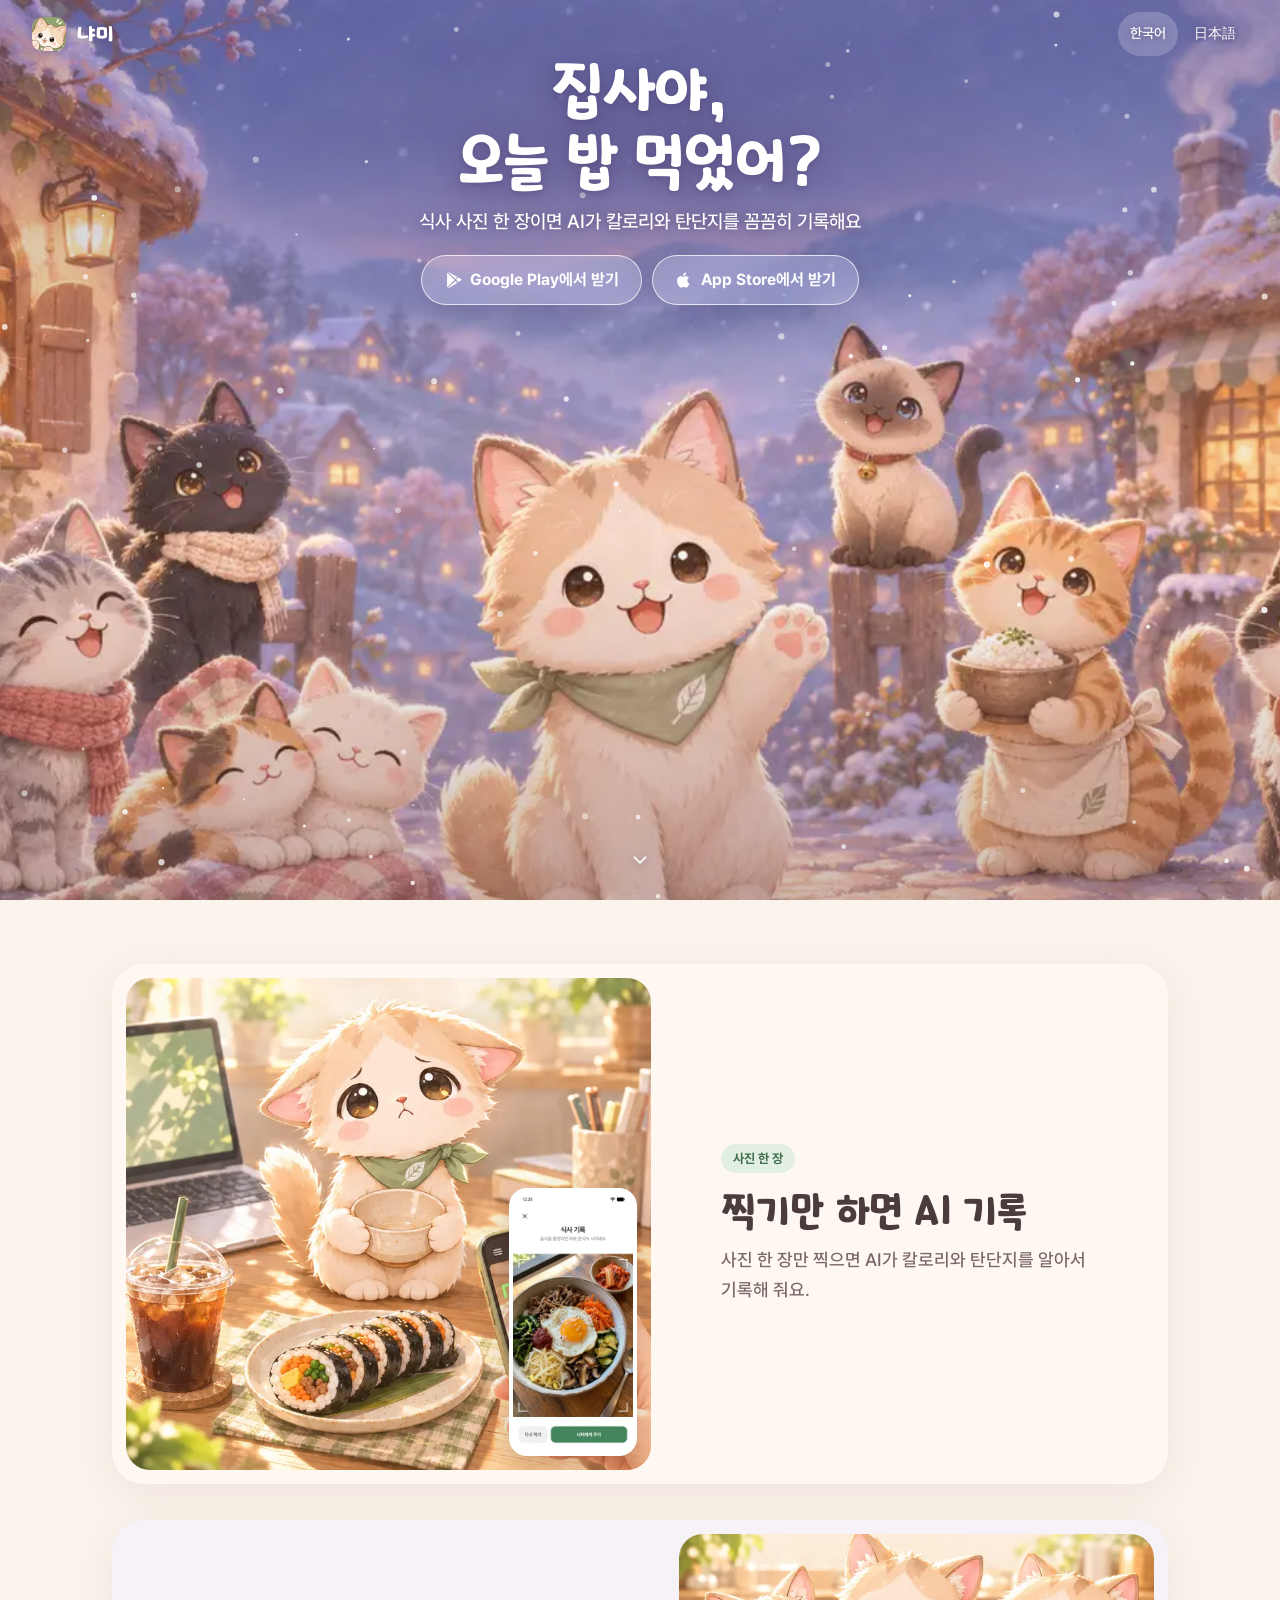
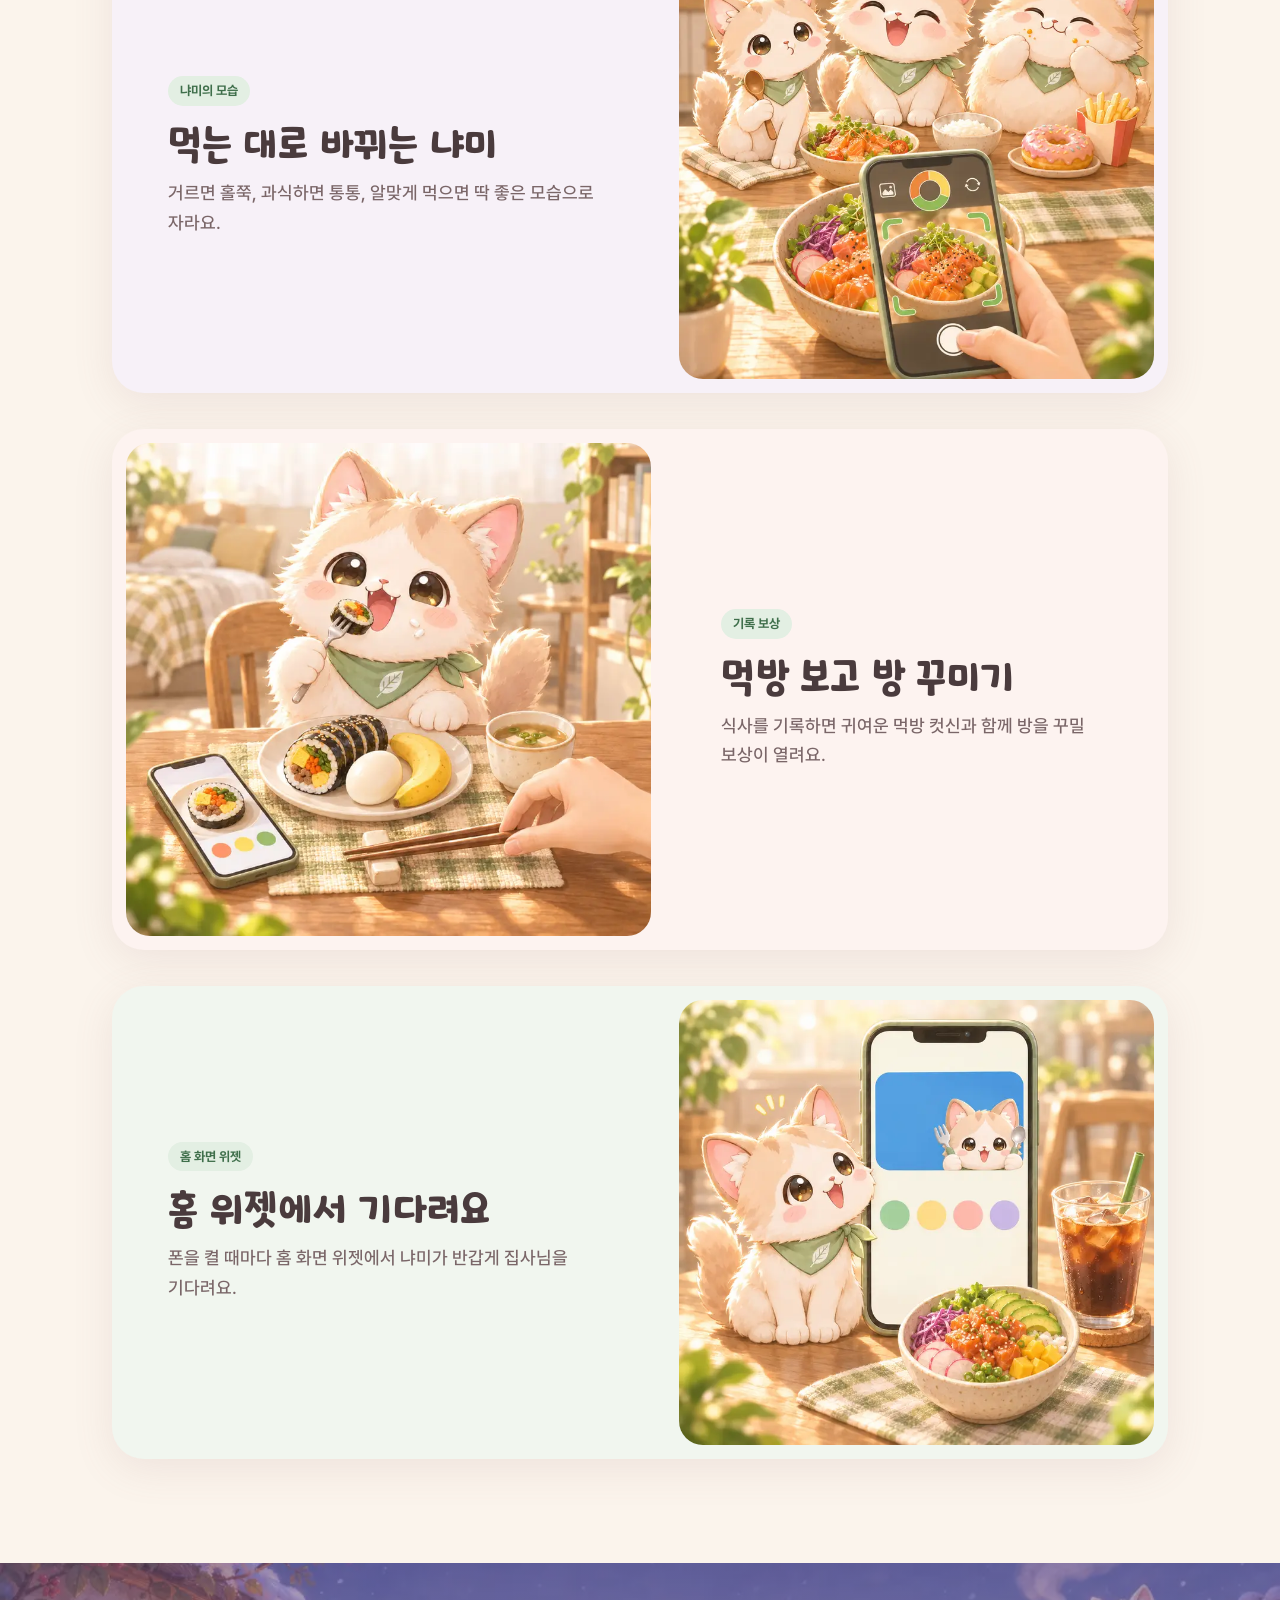
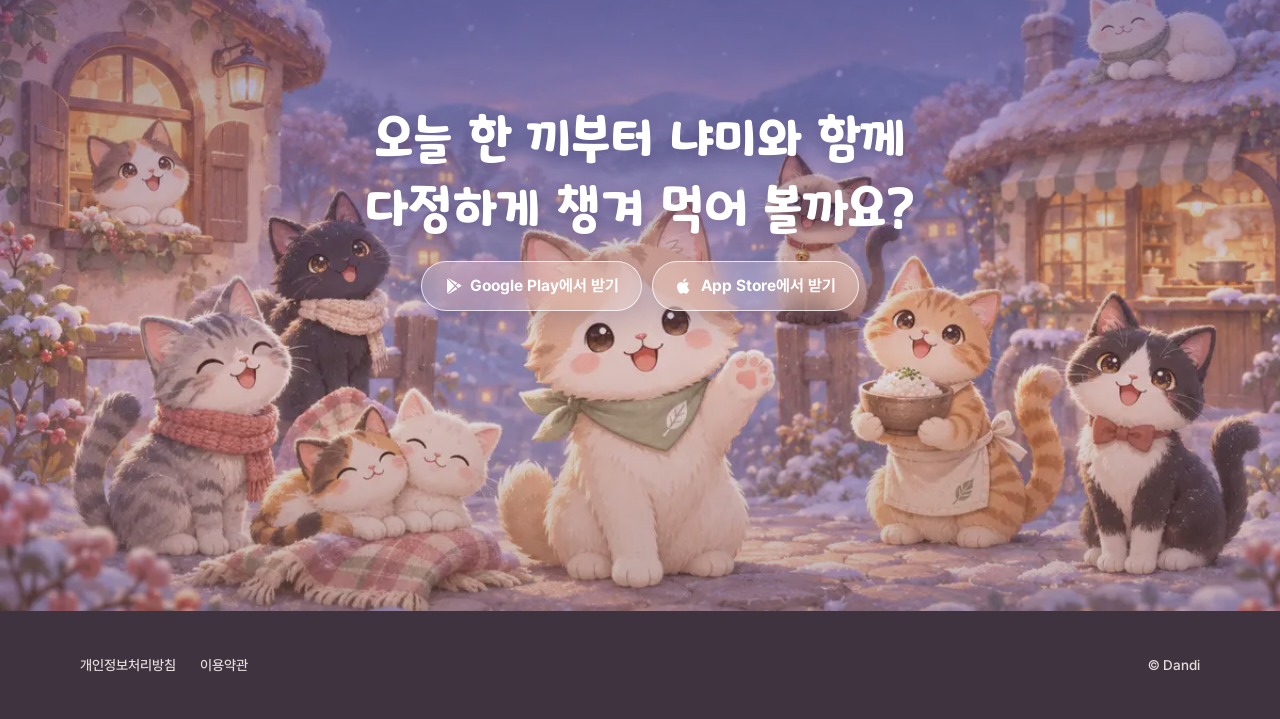
<file: index.html>
<!doctype html>
<html lang="ko">
<head>
<meta charset="utf-8">
<meta name="viewport" content="width=device-width, initial-scale=1">
<title>냐미 Nyummy</title>
<link rel="alternate" hreflang="ko" href="ko/">
<link rel="alternate" hreflang="ja" href="jp/">
<script>location.replace(/^ja\b/i.test(navigator.language || '') ? 'jp/' : 'ko/');</script>
<meta http-equiv="refresh" content="0; url=ko/">
<style>body{margin:0;background:#f7f9fa}</style>
</head>
<body>
<noscript><p><a href="ko/">한국어</a> <a href="jp/" lang="ja">日本語</a></p></noscript>
</body>
</html>
</file>
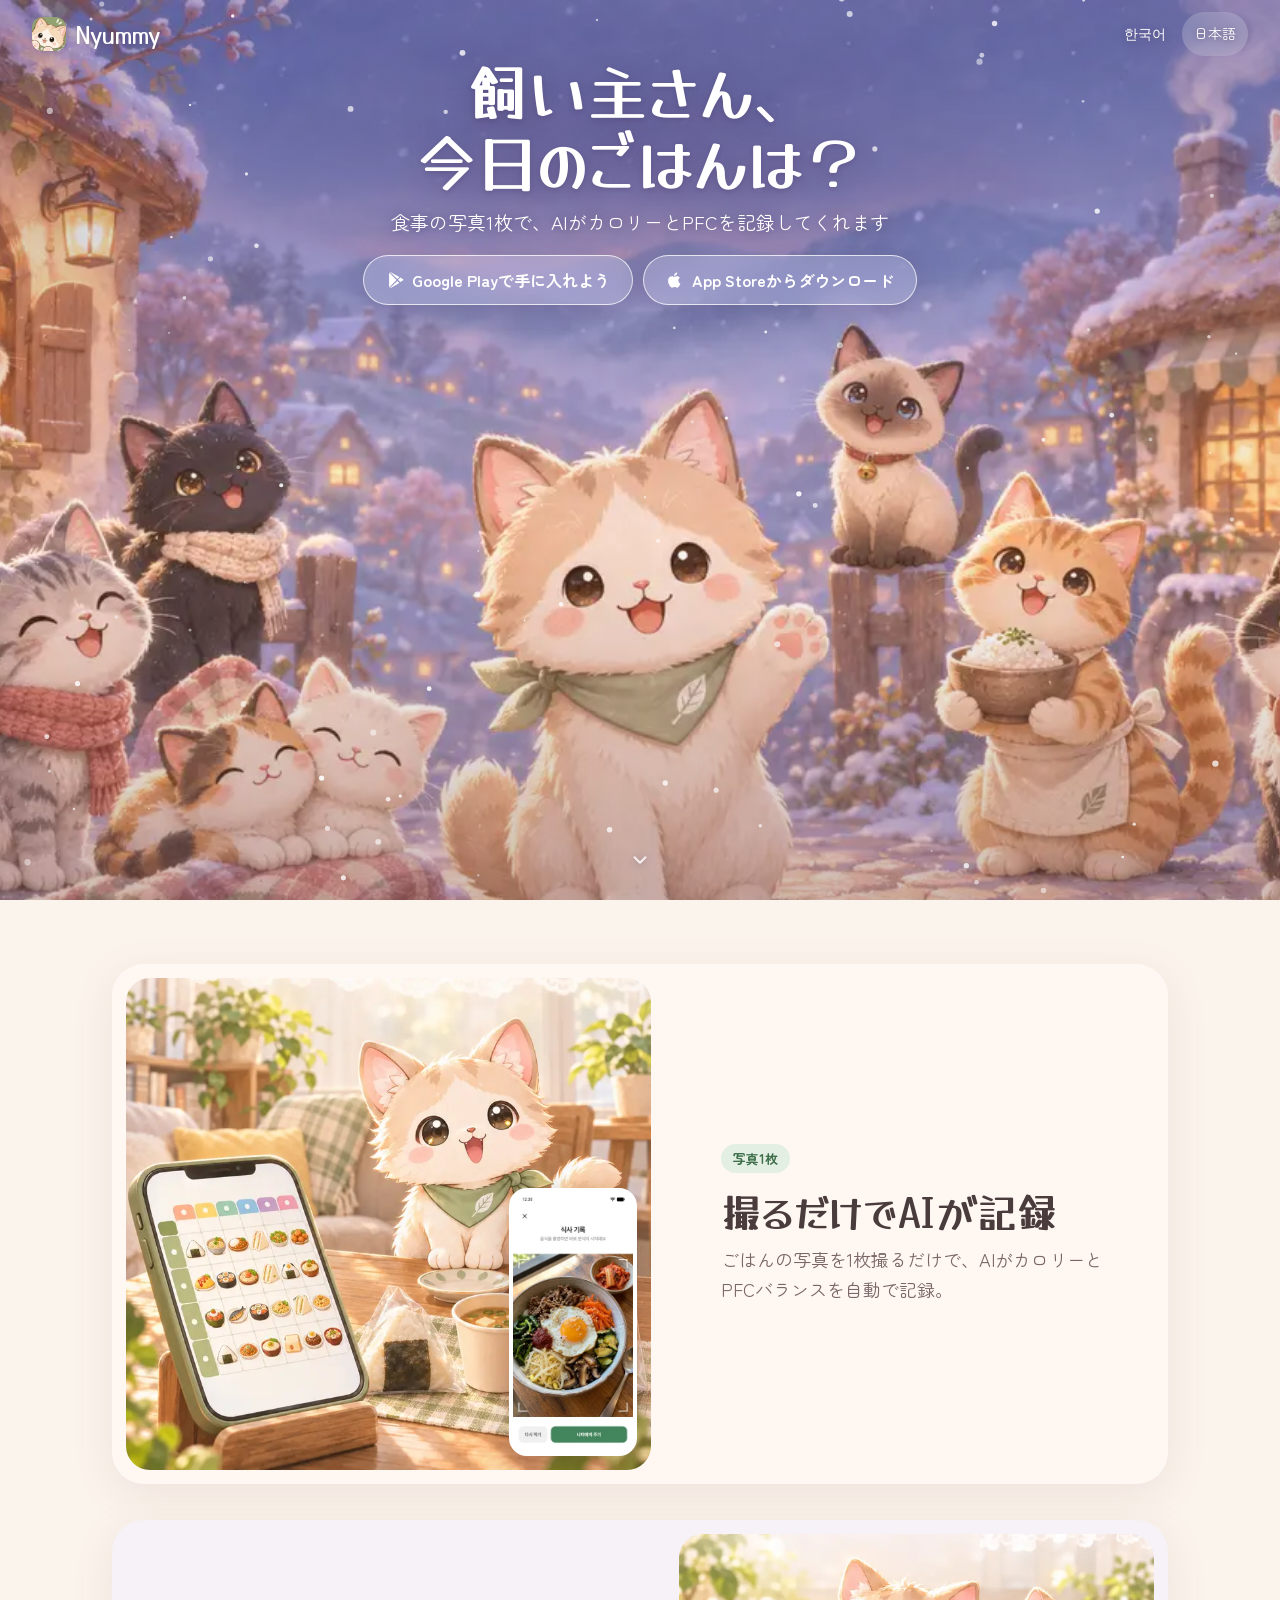
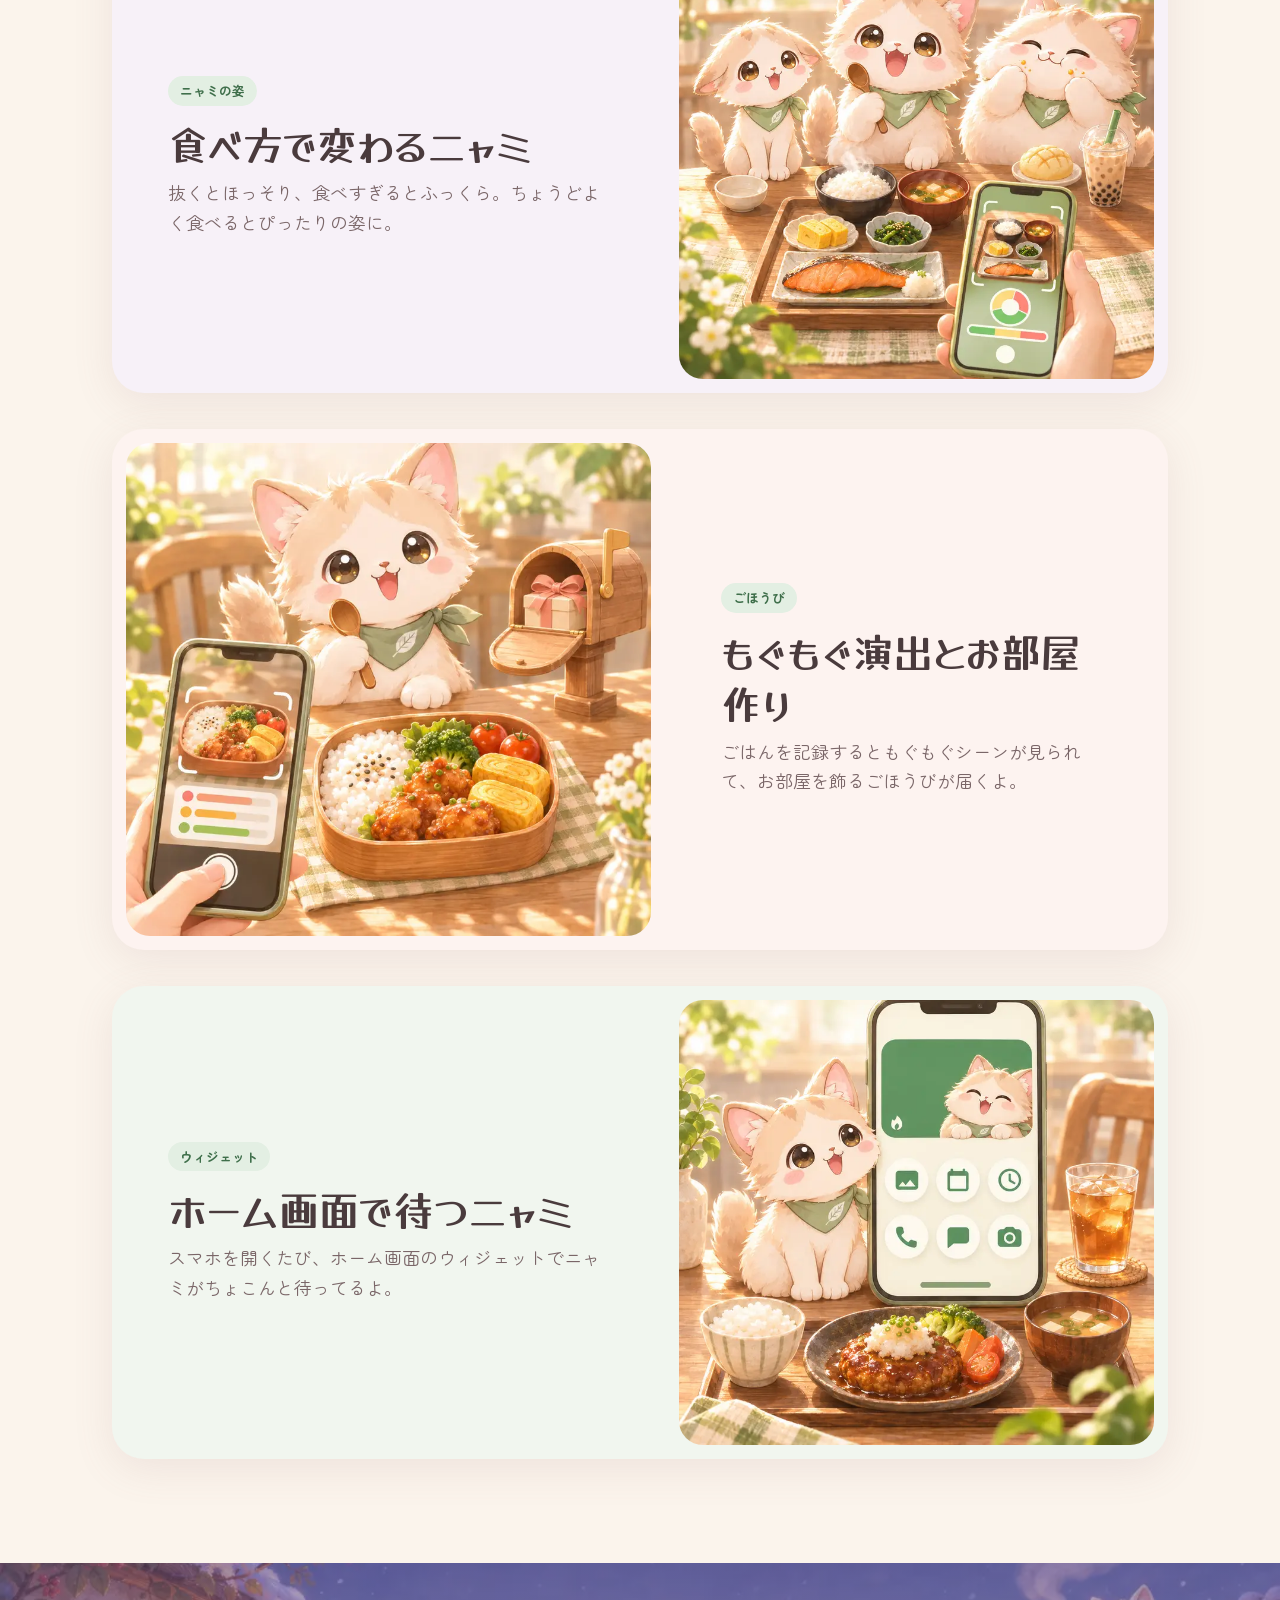
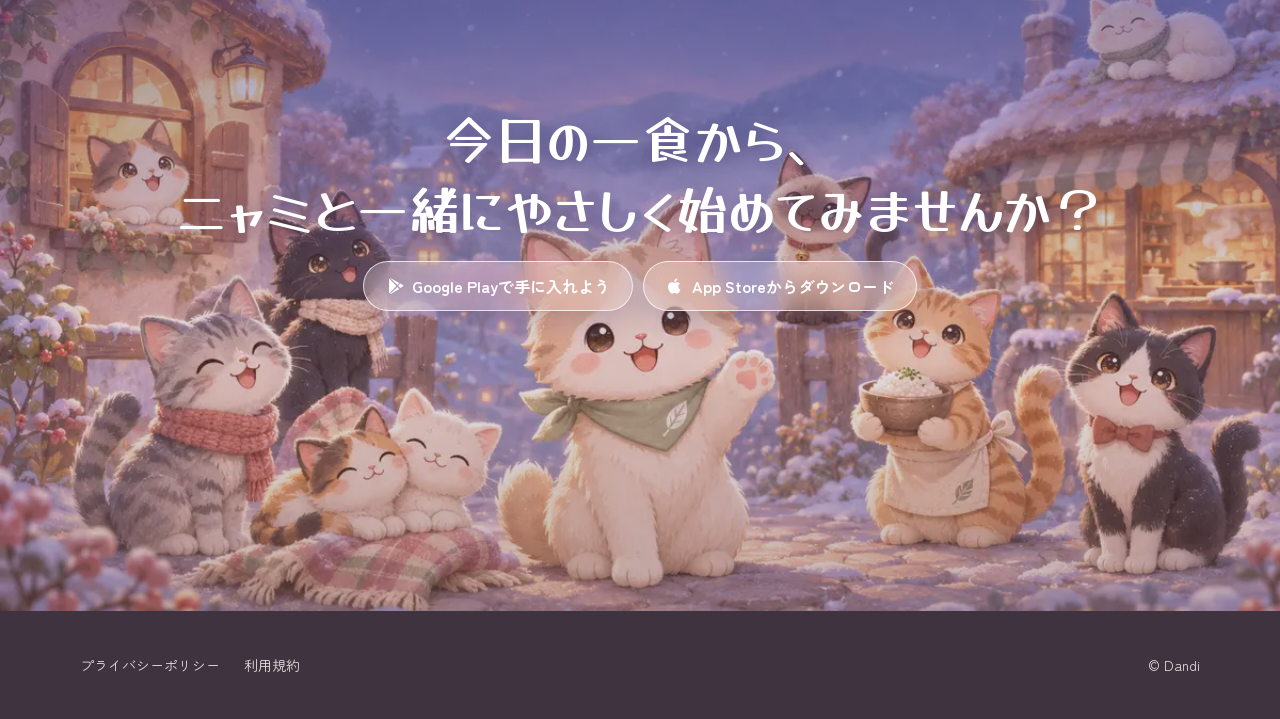
<file: jp/index.html>
<!doctype html>
<html lang="ja">
<head>
<meta charset="utf-8">
<meta name="viewport" content="width=device-width, initial-scale=1, viewport-fit=cover">
<title>Nyummy（ニャミ）: 猫のニャミと一緒に続けるAI食事記録</title>
<meta name="description" content="食事の写真1枚で、AIがカロリーとPFCを記録してくれます。食べ方にあわせて猫のニャミが変わります。">
<meta property="og:type" content="website">
<meta property="og:title" content="Nyummy（ニャミ）: 飼い主さん、今日のごはんは？">
<meta property="og:description" content="ごはんを撮るだけでAIが記録。食べ方にあわせてニャミが変わるよ。">
<meta property="og:image" content="../share.jpg">
<meta name="twitter:card" content="summary_large_image">
<link rel="icon" href="../favicon.png" type="image/png">
<link rel="alternate" hreflang="ko" href="../ko/">
<link rel="alternate" hreflang="ja" href="../jp/">
<link rel="alternate" hreflang="x-default" href="../">
<meta name="theme-color" content="#8f86b8">
<!-- Airbridge Web SDK -->
<script>
(function(a_,i_,r_,_b,_r,_i,_d,_g,_e){if(!a_[_b]){var n=function(){var c=i_.createElement(r_);c.onerror=function(){h.queue.filter(function(a){return 0<=_d.indexOf(a[0])}).forEach(function(a){a=a[1];a=a[a.length-1];"function"===typeof a&&a("error occur when load airbridge")})};c.async=1;c.src=_r;"complete"===i_.readyState?i_.head.appendChild(c):a_.addEventListener("load",function k(){a_.removeEventListener("load",k);i_.head.appendChild(c)})},h={queue:[],get isSDKEnabled(){return!1}};_i.concat(_d).forEach(function(c){var a=c.split("."),k=a.pop();a.reduce(function(p,q){return p[q]=p[q]||{}},h)[k]=function(){h.queue.push([c,arguments])}});a_[_b]=h;0<_g?(_b=new (a_.XDomainRequest||a_.XMLHttpRequest),_i=function(){},_b.open("GET",_r),_b.timeout=_g,_b.onload=function(){n()},_b.onerror=_i,_b.ontimeout=_i,_b.send()):n()}})(window,document,"script","airbridge","//static.airbridge.io/sdk/latest/airbridge.min.js","init startTracking stopTracking openDeeplink setDeeplinks sendWeb setUserAgent setUserAlias addUserAlias setMobileAppData setUserId setUserEmail setUserPhone setUserAttributes clearUser setDeviceAlias removeDeviceAlias clearDeviceAlias setDeviceIFV setDeviceIFA setDeviceGAID events.send events.signIn events.signUp events.signOut events.purchased events.addedToCart events.productDetailsViewEvent events.homeViewEvent events.productListViewEvent events.searchResultViewEvent".split(" "),["events.wait","createTouchpoint"],0);
try { airbridge.init({ app: 'nyummy', webToken: 'e3690b146ca047b89c410e6a1fdf38f9' }); } catch (e) {}
</script>
<link rel="preload" as="image" href="../img/hero-tall.webp" media="(max-aspect-ratio: 4/5)">
<link rel="preconnect" href="https://fonts.googleapis.com">
<link rel="preconnect" href="https://fonts.gstatic.com" crossorigin>
<link href="https://fonts.googleapis.com/css2?family=Yusei+Magic&amp;family=Zen+Maru+Gothic:wght@500;700&amp;display=swap" rel="stylesheet">
<link rel="stylesheet" href="../site.css">
</head>
<body>
<header class="nav">
  <a class="brand" href="./"><img src="../img/app-icon.webp" width="34" height="34" alt=""><span>Nyummy</span></a>
  <nav class="lang" aria-label="Language"><a href="../ko/" hreflang="ko" lang="ko">한국어</a><a href="../jp/" hreflang="ja" aria-current="page">日本語</a></nav>
</header>

<section class="hero" aria-labelledby="hero-h">
  <div class="hero__art">
    <picture>
      <source media="(min-aspect-ratio: 4/5) and (min-width: 1300px)" srcset="../img/hero-wide-1672.webp" type="image/webp">
      <source media="(min-aspect-ratio: 4/5)" srcset="../img/hero-wide-1200.webp" type="image/webp">
      <img src="../img/hero-tall.webp" width="828" height="1471" alt="雪の降る村で、緑のバンダナを巻いた猫のニャミと仲間の猫たちが手をふって迎えるイラスト" fetchpriority="high">
    </picture>
  </div>
  <canvas class="snow" aria-hidden="true"></canvas>
  <div class="hero__copy">
    <h1 id="hero-h">飼い主さん、<br>今日のごはんは？</h1>
    <p class="hero__sub">食事の写真1枚で、<br>AIがカロリーとPFCを記録してくれます</p>
    <div class="actions">
        <a class="pill" href="https://abr.ge/qxoxc7q" data-play><svg viewBox="0 0 24 24" aria-hidden="true"><path fill="currentColor" d="M4.6 2.3c-.3.3-.5.8-.5 1.4v16.6c0 .6.2 1.1.5 1.4l9.3-9.7-9.3-9.7Zm10.6 8.4 2.6-2.7L6.3 1.5c-.4-.2-.8-.3-1.1-.2l10 9.4Zm0 2.6-10 9.4c.3.1.7 0 1.1-.2l11.5-6.5-2.6-2.7Zm3.9-4.5-3 2.8 3 2.9 3.3-1.9c1-.6 1-1.6 0-2.1l-3.3-1.7Z"/></svg>Google Playで手に入れよう</a>
        <a class="pill" href="https://apps.apple.com/jp/app/id6836862137" data-appstore data-mobile-href="https://abr.ge/qxoxc7q"><svg viewBox="0 0 24 24" aria-hidden="true"><path fill="currentColor" d="M16.4 12.6c0-2.4 2-3.6 2.1-3.7-1.2-1.7-3-1.9-3.6-2-1.5-.2-3 .9-3.8.9-.8 0-2-.9-3.3-.9-1.7 0-3.3 1-4.2 2.5-1.8 3.1-.5 7.7 1.3 10.2.9 1.2 1.9 2.6 3.2 2.6 1.3-.1 1.8-.8 3.3-.8 1.6 0 2 .8 3.3.8 1.4 0 2.3-1.3 3.1-2.5 1-1.4 1.4-2.8 1.4-2.9 0 0-2.8-1.1-2.8-4.2ZM13.9 5.1c.7-.9 1.2-2 1-3.2-1 0-2.2.7-3 1.5-.6.7-1.2 1.9-1 3.1 1.1.1 2.3-.6 3-1.4Z"/></svg>App Storeからダウンロード</a>
      </div>
  </div>
  <a class="scroll-hint" href="#features" aria-label="下へ"><svg viewBox="0 0 24 24" fill="none" stroke="currentColor" stroke-width="2" stroke-linecap="round" stroke-linejoin="round" aria-hidden="true"><path d="m6 9 6 6 6-6"/></svg></a>
</section>

<main>
  <ul class="features" id="features">
    <li class="feature reveal">
      <div class="feature__art">
        <img src="../img/scene-jp-b2.webp" width="800" height="750" alt="コンビニごはんの横でアプリを開いたスマホとニャミのイラスト" loading="lazy" decoding="async">
        <div class="feature__shot"><img src="../img/meal_confirm-300.webp" width="300" height="650" alt="ニャミのアプリで見つかった料理を選ぶ画面" loading="lazy" decoding="async"></div>
      </div>
      <div class="feature__text">
        <span class="tag">写真1枚</span>
        <h2>撮るだけでAIが記録</h2>
        <p>ごはんの写真を1枚撮るだけで、AIがカロリーとPFCバランスを自動で記録。</p>
      </div>
    </li>
    <li class="feature reveal">
      <div class="feature__art">
        <img src="../img/scene-jp-a1.webp" width="800" height="750" alt="ほっそり、ちょうどいい、ふっくらの3匹のニャミが並ぶイラスト" loading="lazy" decoding="async">
      </div>
      <div class="feature__text">
        <span class="tag">ニャミの姿</span>
        <h2>食べ方で変わるニャミ</h2>
        <p>抜くとほっそり、食べすぎるとふっくら。ちょうどよく食べるとぴったりの姿に。</p>
      </div>
    </li>
    <li class="feature reveal">
      <div class="feature__art">
        <img src="../img/scene-jp-b1.webp" width="800" height="750" alt="お弁当を撮るスマホとプレゼントの入ったポストのそばのニャミ" loading="lazy" decoding="async">
      </div>
      <div class="feature__text">
        <span class="tag">ごほうび</span>
        <h2>もぐもぐ演出とお部屋作り</h2>
        <p>ごはんを記録するともぐもぐシーンが見られて、お部屋を飾るごほうびが届くよ。</p>
      </div>
    </li>
    <li class="feature reveal">
      <div class="feature__art">
        <img src="../img/scene-jp-c1.webp" width="800" height="750" alt="スマホのホーム画面ウィジェットの中のニャミと、そのそばのニャミ" loading="lazy" decoding="async">
      </div>
      <div class="feature__text">
        <span class="tag">ウィジェット</span>
        <h2>ホーム画面で待つニャミ</h2>
        <p>スマホを開くたび、ホーム画面のウィジェットでニャミがちょこんと待ってるよ。</p>
      </div>
    </li>
  </ul>

  <section class="closing" aria-labelledby="close-h">
    <div class="closing__art">
      <picture>
      <source media="(min-aspect-ratio: 4/5) and (min-width: 1300px)" srcset="../img/hero-wide-1672.webp" type="image/webp">
      <source media="(min-aspect-ratio: 4/5)" srcset="../img/hero-wide-1200.webp" type="image/webp">
      <img src="../img/hero-tall.webp" width="828" height="1471" alt="" loading="lazy" decoding="async">
    </picture>
    </div>
    <div class="closing__inner">
      <h2 id="close-h">今日の一食から、<br>ニャミと一緒にやさしく始めてみませんか？</h2>
      <div class="actions">
        <a class="pill" href="https://abr.ge/qxoxc7q" data-play><svg viewBox="0 0 24 24" aria-hidden="true"><path fill="currentColor" d="M4.6 2.3c-.3.3-.5.8-.5 1.4v16.6c0 .6.2 1.1.5 1.4l9.3-9.7-9.3-9.7Zm10.6 8.4 2.6-2.7L6.3 1.5c-.4-.2-.8-.3-1.1-.2l10 9.4Zm0 2.6-10 9.4c.3.1.7 0 1.1-.2l11.5-6.5-2.6-2.7Zm3.9-4.5-3 2.8 3 2.9 3.3-1.9c1-.6 1-1.6 0-2.1l-3.3-1.7Z"/></svg>Google Playで手に入れよう</a>
        <a class="pill" href="https://apps.apple.com/jp/app/id6836862137" data-appstore data-mobile-href="https://abr.ge/qxoxc7q"><svg viewBox="0 0 24 24" aria-hidden="true"><path fill="currentColor" d="M16.4 12.6c0-2.4 2-3.6 2.1-3.7-1.2-1.7-3-1.9-3.6-2-1.5-.2-3 .9-3.8.9-.8 0-2-.9-3.3-.9-1.7 0-3.3 1-4.2 2.5-1.8 3.1-.5 7.7 1.3 10.2.9 1.2 1.9 2.6 3.2 2.6 1.3-.1 1.8-.8 3.3-.8 1.6 0 2 .8 3.3.8 1.4 0 2.3-1.3 3.1-2.5 1-1.4 1.4-2.8 1.4-2.9 0 0-2.8-1.1-2.8-4.2ZM13.9 5.1c.7-.9 1.2-2 1-3.2-1 0-2.2.7-3 1.5-.6.7-1.2 1.9-1 3.1 1.1.1 2.3-.6 3-1.4Z"/></svg>App Storeからダウンロード</a>
      </div>
    </div>
  </section>
</main>

<footer class="footer">
  <div class="footer__in">
    <nav aria-label="Legal"><a href="./policy/privacy.html">プライバシーポリシー</a><a href="./policy/terms.html">利用規約</a></nav>
    <p>© Dandi</p>
  </div>
</footer>
<script src="../site.js" defer></script>
</body>
</html>
</file>
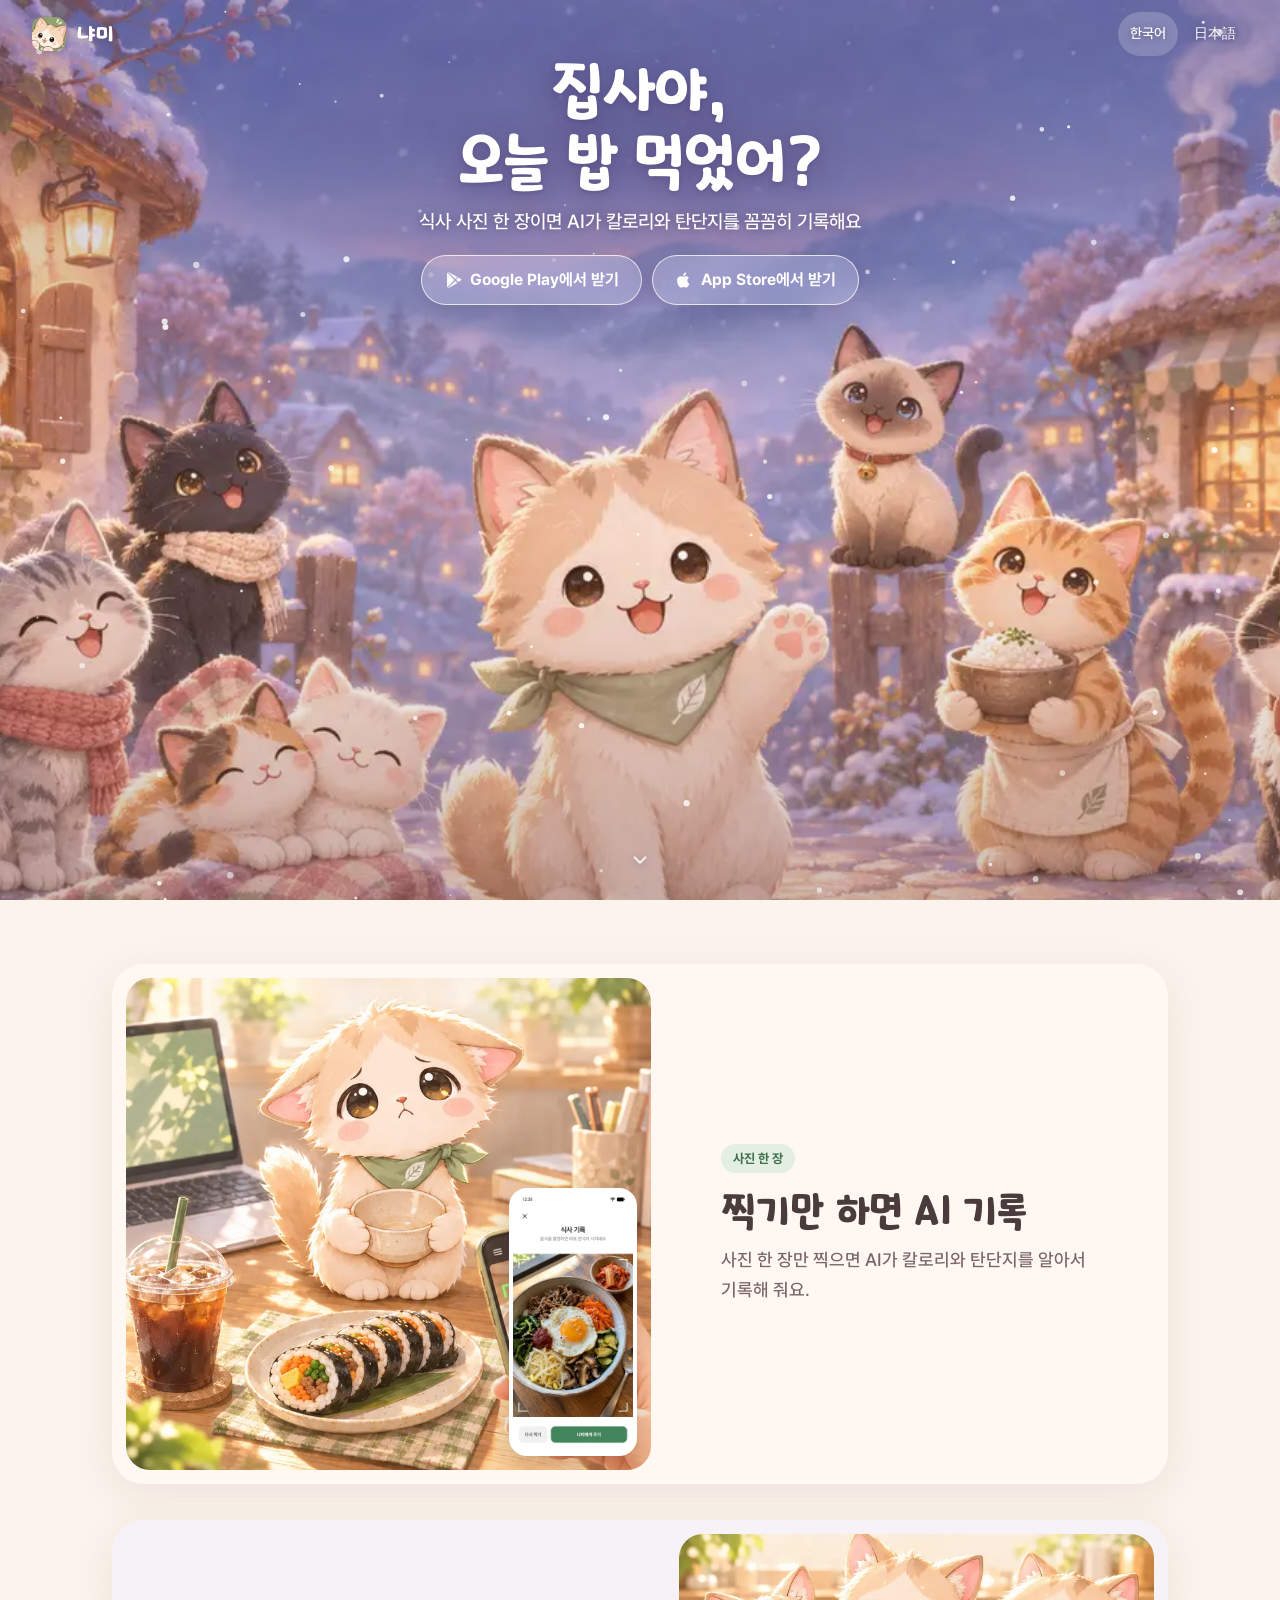
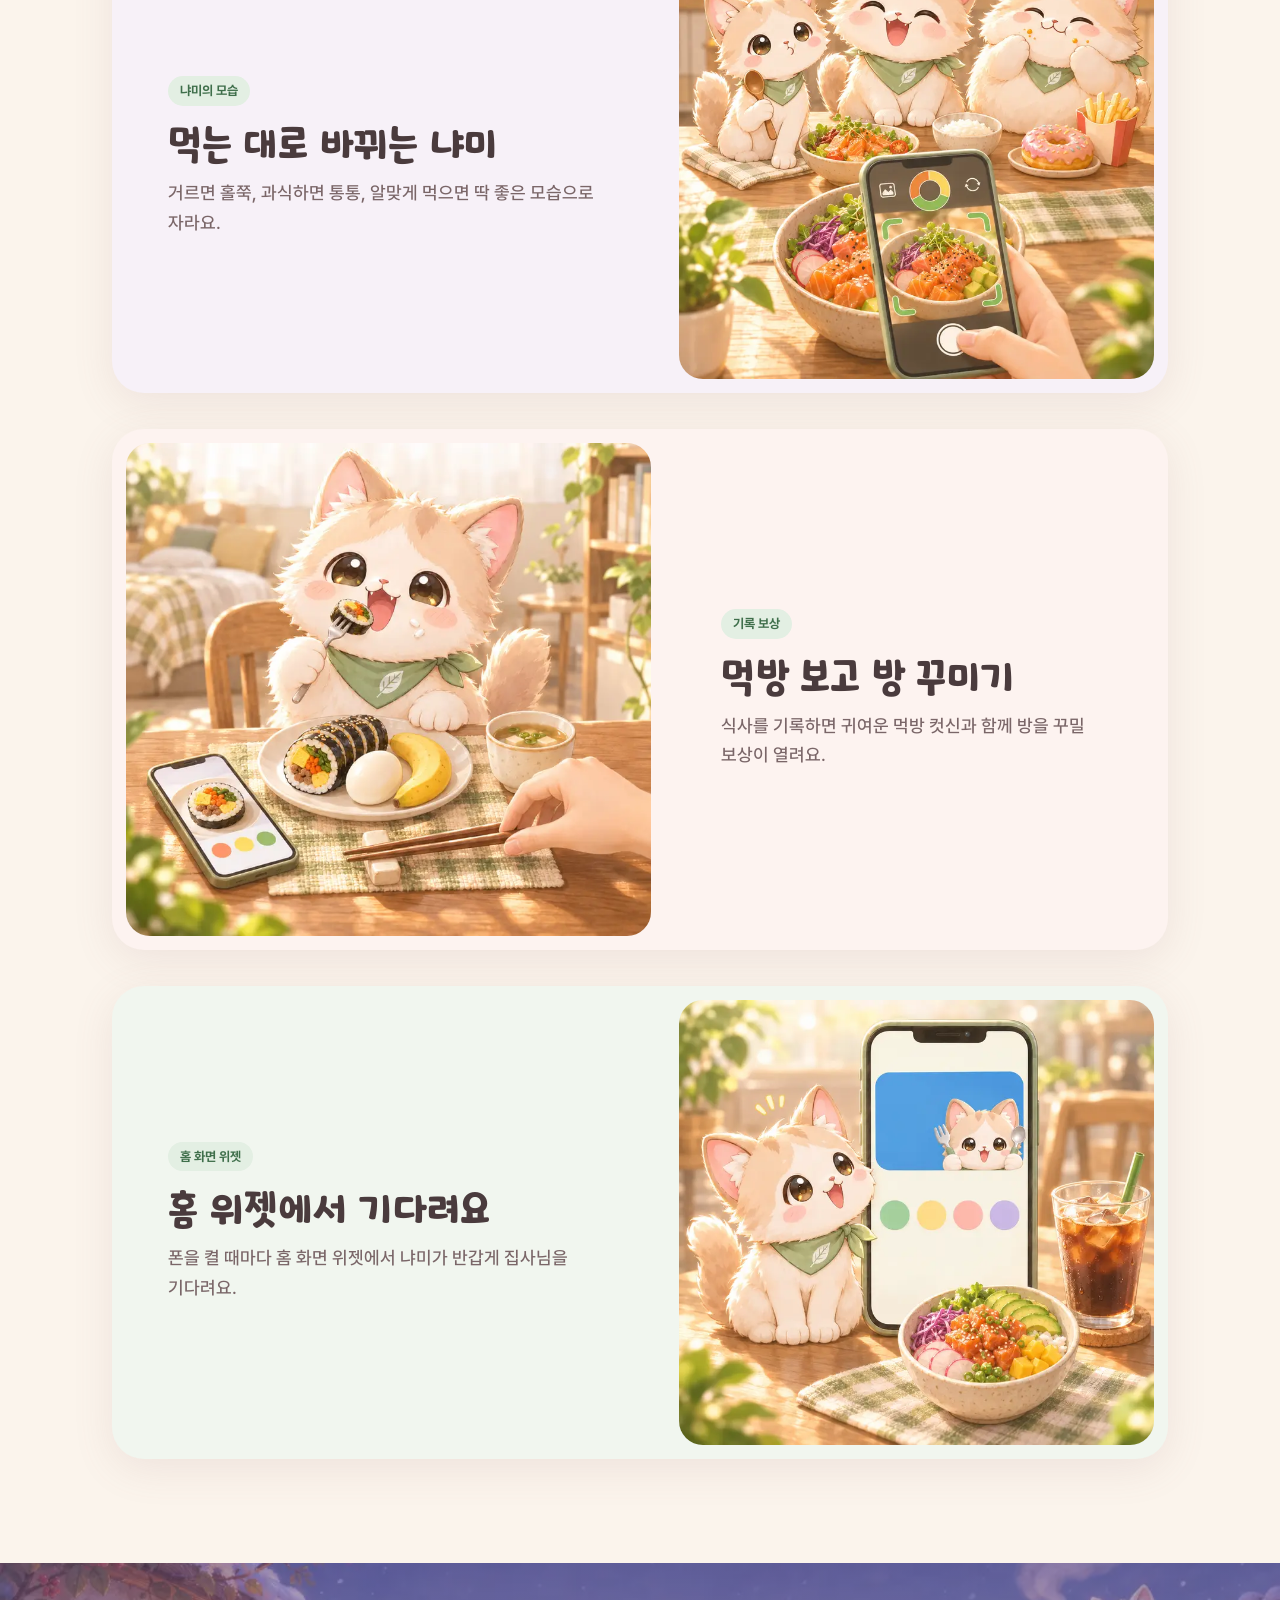
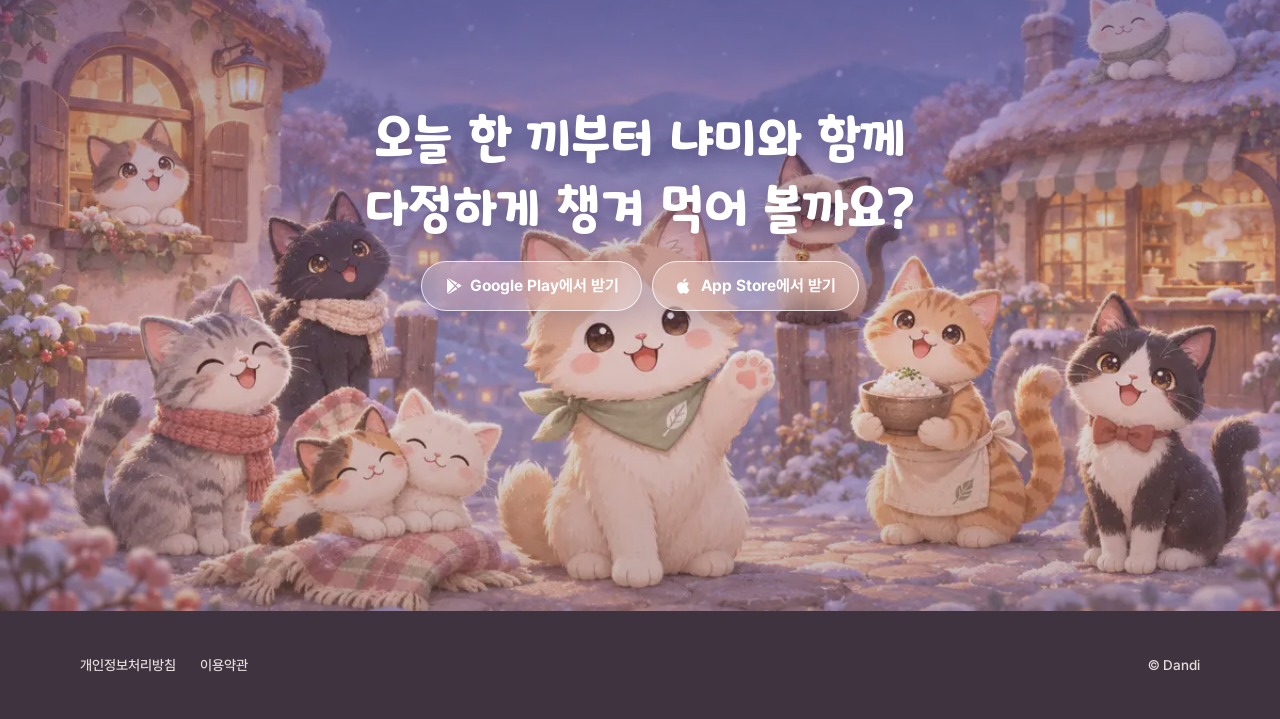
<file: ko/index.html>
<!doctype html>
<html lang="ko">
<head>
<meta charset="utf-8">
<meta name="viewport" content="width=device-width, initial-scale=1, viewport-fit=cover">
<title>냐미: 고양이 냐미랑 함께 챙기는 AI 식사 기록</title>
<meta name="description" content="식사 사진 한 장이면 AI가 칼로리와 탄단지를 기록하고, 먹는 대로 고양이 냐미가 바뀌어요. 냐미랑 같이 오늘 한 끼를 챙겨 보세요.">
<meta property="og:type" content="website">
<meta property="og:title" content="냐미: 집사야, 오늘 밥 먹었어?">
<meta property="og:description" content="사진만 찍으면 AI가 기록하고, 먹은 대로 냐미가 자라나요.">
<meta property="og:image" content="../share.jpg">
<meta name="twitter:card" content="summary_large_image">
<link rel="icon" href="../favicon.png" type="image/png">
<link rel="alternate" hreflang="ko" href="../ko/">
<link rel="alternate" hreflang="ja" href="../jp/">
<link rel="alternate" hreflang="x-default" href="../">
<meta name="theme-color" content="#8f86b8">
<!-- Airbridge Web SDK -->
<script>
(function(a_,i_,r_,_b,_r,_i,_d,_g,_e){if(!a_[_b]){var n=function(){var c=i_.createElement(r_);c.onerror=function(){h.queue.filter(function(a){return 0<=_d.indexOf(a[0])}).forEach(function(a){a=a[1];a=a[a.length-1];"function"===typeof a&&a("error occur when load airbridge")})};c.async=1;c.src=_r;"complete"===i_.readyState?i_.head.appendChild(c):a_.addEventListener("load",function k(){a_.removeEventListener("load",k);i_.head.appendChild(c)})},h={queue:[],get isSDKEnabled(){return!1}};_i.concat(_d).forEach(function(c){var a=c.split("."),k=a.pop();a.reduce(function(p,q){return p[q]=p[q]||{}},h)[k]=function(){h.queue.push([c,arguments])}});a_[_b]=h;0<_g?(_b=new (a_.XDomainRequest||a_.XMLHttpRequest),_i=function(){},_b.open("GET",_r),_b.timeout=_g,_b.onload=function(){n()},_b.onerror=_i,_b.ontimeout=_i,_b.send()):n()}})(window,document,"script","airbridge","//static.airbridge.io/sdk/latest/airbridge.min.js","init startTracking stopTracking openDeeplink setDeeplinks sendWeb setUserAgent setUserAlias addUserAlias setMobileAppData setUserId setUserEmail setUserPhone setUserAttributes clearUser setDeviceAlias removeDeviceAlias clearDeviceAlias setDeviceIFV setDeviceIFA setDeviceGAID events.send events.signIn events.signUp events.signOut events.purchased events.addedToCart events.productDetailsViewEvent events.homeViewEvent events.productListViewEvent events.searchResultViewEvent".split(" "),["events.wait","createTouchpoint"],0);
try { airbridge.init({ app: 'nyummy', webToken: 'e3690b146ca047b89c410e6a1fdf38f9' }); } catch (e) {}
</script>
<link rel="preload" as="image" href="../img/hero-tall.webp" media="(max-aspect-ratio: 4/5)">
<link rel="preload" href="../fonts/andong-katuri-ko.woff2" as="font" type="font/woff2" crossorigin>
<style>
@font-face{font-family:"AndongKaturi";src:url("../fonts/andong-katuri-ko.woff2") format("woff2");font-display:swap}
@font-face{font-family:"Pretendard";font-weight:400 500;src:url("../fonts/pretendard-medium-ko.woff2") format("woff2");font-display:swap}
@font-face{font-family:"Pretendard";font-weight:600 800;src:url("../fonts/pretendard-bold-ko.woff2") format("woff2");font-display:swap}
</style>
<link rel="stylesheet" href="../site.css">
</head>
<body>
<header class="nav">
  <a class="brand" href="./"><img src="../img/app-icon.webp" width="34" height="34" alt=""><span>냐미</span></a>
  <nav class="lang" aria-label="Language"><a href="../ko/" hreflang="ko" aria-current="page">한국어</a><a href="../jp/" hreflang="ja" lang="ja">日本語</a></nav>
</header>

<section class="hero" aria-labelledby="hero-h">
  <div class="hero__art">
    <picture>
      <source media="(min-aspect-ratio: 4/5) and (min-width: 1300px)" srcset="../img/hero-wide-1672.webp" type="image/webp">
      <source media="(min-aspect-ratio: 4/5)" srcset="../img/hero-wide-1200.webp" type="image/webp">
      <img src="../img/hero-tall.webp" width="828" height="1471" alt="눈 내리는 마을에서 초록 손수건을 맨 고양이 냐미와 친구 고양이들이 손을 흔들며 반기는 그림" fetchpriority="high">
    </picture>
  </div>
  <canvas class="snow" aria-hidden="true"></canvas>
  <div class="hero__copy">
    <h1 id="hero-h">집사야,<br>오늘 밥 먹었어?</h1>
    <p class="hero__sub">식사 사진 한 장이면 AI가 <br>칼로리와 탄단지를 꼼꼼히 기록해요</p>
    <div class="actions">
        <a class="pill" href="https://abr.ge/l18qr4l" data-play><svg viewBox="0 0 24 24" aria-hidden="true"><path fill="currentColor" d="M4.6 2.3c-.3.3-.5.8-.5 1.4v16.6c0 .6.2 1.1.5 1.4l9.3-9.7-9.3-9.7Zm10.6 8.4 2.6-2.7L6.3 1.5c-.4-.2-.8-.3-1.1-.2l10 9.4Zm0 2.6-10 9.4c.3.1.7 0 1.1-.2l11.5-6.5-2.6-2.7Zm3.9-4.5-3 2.8 3 2.9 3.3-1.9c1-.6 1-1.6 0-2.1l-3.3-1.7Z"/></svg>Google Play에서 받기</a>
        <a class="pill" href="https://apps.apple.com/kr/app/id6836862137" data-appstore data-mobile-href="https://abr.ge/l18qr4l"><svg viewBox="0 0 24 24" aria-hidden="true"><path fill="currentColor" d="M16.4 12.6c0-2.4 2-3.6 2.1-3.7-1.2-1.7-3-1.9-3.6-2-1.5-.2-3 .9-3.8.9-.8 0-2-.9-3.3-.9-1.7 0-3.3 1-4.2 2.5-1.8 3.1-.5 7.7 1.3 10.2.9 1.2 1.9 2.6 3.2 2.6 1.3-.1 1.8-.8 3.3-.8 1.6 0 2 .8 3.3.8 1.4 0 2.3-1.3 3.1-2.5 1-1.4 1.4-2.8 1.4-2.9 0 0-2.8-1.1-2.8-4.2ZM13.9 5.1c.7-.9 1.2-2 1-3.2-1 0-2.2.7-3 1.5-.6.7-1.2 1.9-1 3.1 1.1.1 2.3-.6 3-1.4Z"/></svg>App Store에서 받기</a>
      </div>
  </div>
  <a class="scroll-hint" href="#features" aria-label="아래로"><svg viewBox="0 0 24 24" fill="none" stroke="currentColor" stroke-width="2" stroke-linecap="round" stroke-linejoin="round" aria-hidden="true"><path d="m6 9 6 6 6-6"/></svg></a>
</section>

<main>
  <ul class="features" id="features">
    <li class="feature reveal">
      <div class="feature__art">
        <img src="../img/scene-kr-a3.webp" width="800" height="750" alt="김밥을 앞에 둔 냐미 옆에서 휴대폰으로 식사 사진을 찍는 그림" loading="lazy" decoding="async">
        <div class="feature__shot"><img src="../img/meal_confirm-300.webp" width="300" height="650" alt="냐미 앱에서 찾은 음식을 고르는 화면" loading="lazy" decoding="async"></div>
      </div>
      <div class="feature__text">
        <span class="tag">사진 한 장</span>
        <h2>찍기만 하면 AI 기록</h2>
        <p>사진 한 장만 찍으면 AI가 칼로리와 탄단지를 알아서 기록해 줘요.</p>
      </div>
    </li>
    <li class="feature reveal">
      <div class="feature__art">
        <img src="../img/scene-kr-a1.webp" width="800" height="750" alt="홀쭉한 냐미, 딱 좋은 냐미, 통통한 냐미가 식탁에 나란히 앉은 그림" loading="lazy" decoding="async">
      </div>
      <div class="feature__text">
        <span class="tag">냐미의 모습</span>
        <h2>먹는 대로 바뀌는 냐미</h2>
        <p>거르면 홀쭉, 과식하면 통통, 알맞게 먹으면 딱 좋은 모습으로 자라요.</p>
      </div>
    </li>
    <li class="feature reveal">
      <div class="feature__art">
        <img src="../img/scene-kr-b3.webp" width="800" height="750" alt="냐미가 김밥을 맛있게 먹는 그림" loading="lazy" decoding="async">
      </div>
      <div class="feature__text">
        <span class="tag">기록 보상</span>
        <h2>먹방 보고 방 꾸미기</h2>
        <p>식사를 기록하면 귀여운 먹방 컷신과 함께 방을 꾸밀 보상이 열려요.</p>
      </div>
    </li>
    <li class="feature reveal">
      <div class="feature__art">
        <img src="../img/scene-kr-c1.webp" width="800" height="750" alt="휴대폰 홈 화면 위젯 속 냐미와 그 옆의 냐미" loading="lazy" decoding="async">
      </div>
      <div class="feature__text">
        <span class="tag">홈 화면 위젯</span>
        <h2>홈 위젯에서 기다려요</h2>
        <p>폰을 켤 때마다 홈 화면 위젯에서 냐미가 반갑게 집사님을 기다려요.</p>
      </div>
    </li>
  </ul>

  <section class="closing" aria-labelledby="close-h">
    <div class="closing__art">
      <picture>
      <source media="(min-aspect-ratio: 4/5) and (min-width: 1300px)" srcset="../img/hero-wide-1672.webp" type="image/webp">
      <source media="(min-aspect-ratio: 4/5)" srcset="../img/hero-wide-1200.webp" type="image/webp">
      <img src="../img/hero-tall.webp" width="828" height="1471" alt="" loading="lazy" decoding="async">
    </picture>
    </div>
    <div class="closing__inner">
      <h2 id="close-h">오늘 한 끼부터 냐미와 함께<br>다정하게 챙겨 먹어 볼까요?</h2>
      <div class="actions">
        <a class="pill" href="https://abr.ge/l18qr4l" data-play><svg viewBox="0 0 24 24" aria-hidden="true"><path fill="currentColor" d="M4.6 2.3c-.3.3-.5.8-.5 1.4v16.6c0 .6.2 1.1.5 1.4l9.3-9.7-9.3-9.7Zm10.6 8.4 2.6-2.7L6.3 1.5c-.4-.2-.8-.3-1.1-.2l10 9.4Zm0 2.6-10 9.4c.3.1.7 0 1.1-.2l11.5-6.5-2.6-2.7Zm3.9-4.5-3 2.8 3 2.9 3.3-1.9c1-.6 1-1.6 0-2.1l-3.3-1.7Z"/></svg>Google Play에서 받기</a>
        <a class="pill" href="https://apps.apple.com/kr/app/id6836862137" data-appstore data-mobile-href="https://abr.ge/l18qr4l"><svg viewBox="0 0 24 24" aria-hidden="true"><path fill="currentColor" d="M16.4 12.6c0-2.4 2-3.6 2.1-3.7-1.2-1.7-3-1.9-3.6-2-1.5-.2-3 .9-3.8.9-.8 0-2-.9-3.3-.9-1.7 0-3.3 1-4.2 2.5-1.8 3.1-.5 7.7 1.3 10.2.9 1.2 1.9 2.6 3.2 2.6 1.3-.1 1.8-.8 3.3-.8 1.6 0 2 .8 3.3.8 1.4 0 2.3-1.3 3.1-2.5 1-1.4 1.4-2.8 1.4-2.9 0 0-2.8-1.1-2.8-4.2ZM13.9 5.1c.7-.9 1.2-2 1-3.2-1 0-2.2.7-3 1.5-.6.7-1.2 1.9-1 3.1 1.1.1 2.3-.6 3-1.4Z"/></svg>App Store에서 받기</a>
      </div>
    </div>
  </section>
</main>

<footer class="footer">
  <div class="footer__in">
    <nav aria-label="Legal"><a href="./policy/privacy.html">개인정보처리방침</a><a href="./policy/terms.html">이용약관</a></nav>
    <p>© Dandi</p>
  </div>
</footer>
<script src="../site.js" defer></script>
</body>
</html>
</file>
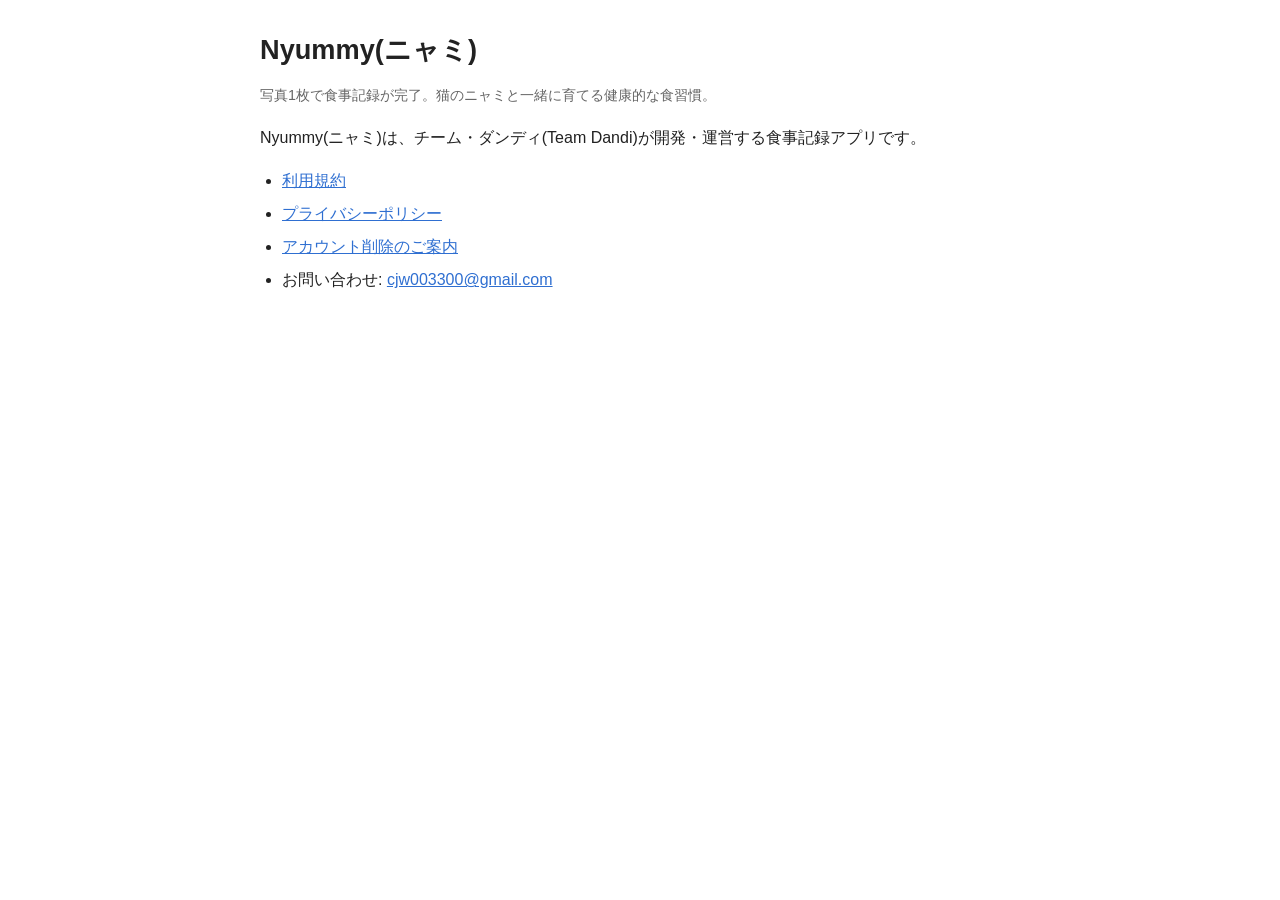
<file: jp/policy/index.html>
<!DOCTYPE html>
<html lang="ja">
<head>
<meta charset="UTF-8">
<meta name="viewport" content="width=device-width, initial-scale=1.0">
<meta name="color-scheme" content="light">
<title>Nyummy(ニャミ) - チーム・ダンディ(Team Dandi)</title>
<link rel="stylesheet" href="./style.css">
</head>
<body>
<h1>Nyummy(ニャミ)</h1>
<p class="meta">写真1枚で食事記録が完了。猫のニャミと一緒に育てる健康的な食習慣。</p>
<p>Nyummy(ニャミ)は、チーム・ダンディ(Team Dandi)が開発・運営する食事記録アプリです。</p>
<ul>
  <li><a href="./terms.html">利用規約</a></li>
  <li><a href="./privacy.html">プライバシーポリシー</a></li>
  <li><a href="./account-deletion.html">アカウント削除のご案内</a></li>
  <li>お問い合わせ: <a href="mailto:cjw003300@gmail.com">cjw003300@gmail.com</a></li>
</ul>
<script src="./inapp.js"></script>
</body>
</html>
</file>
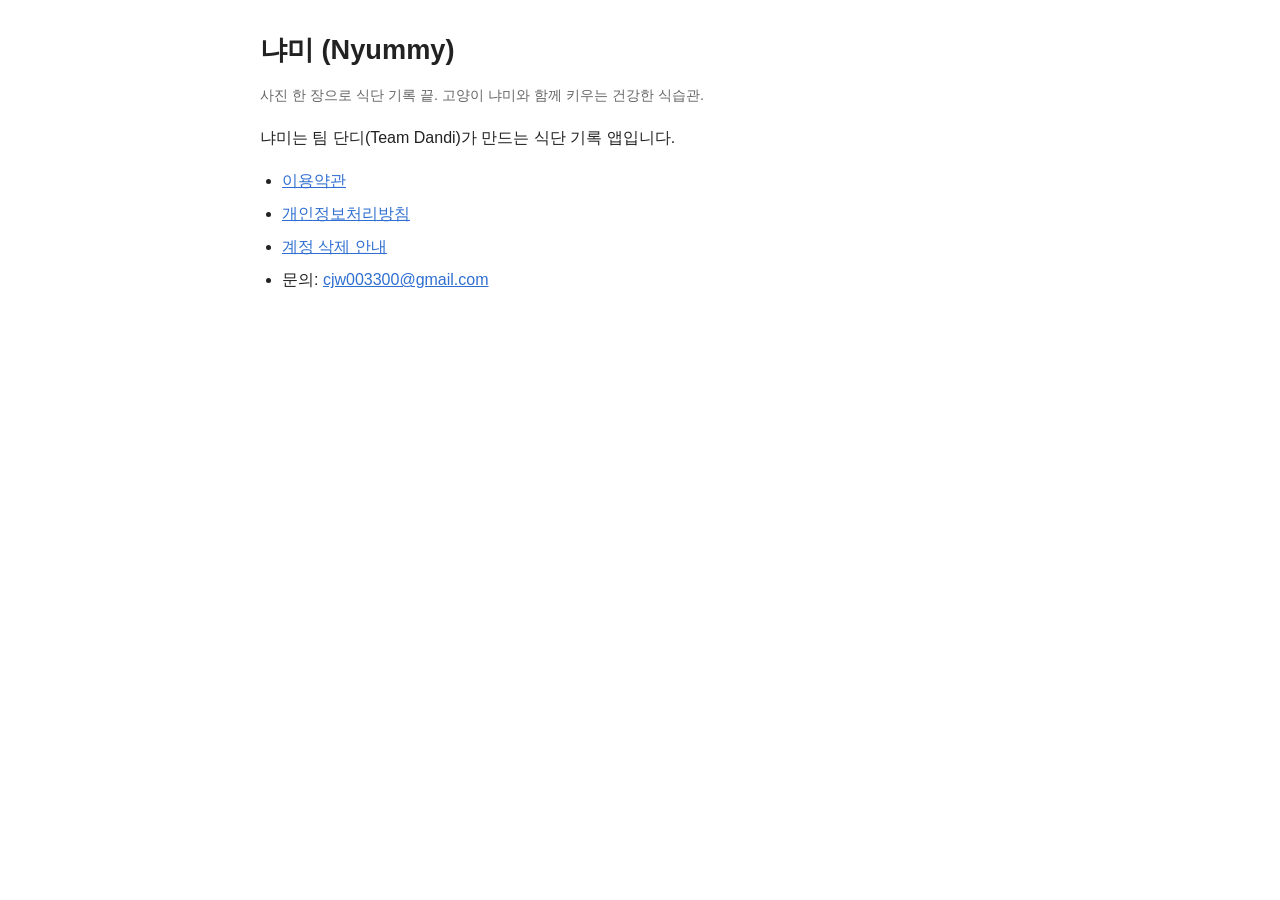
<file: ko/policy/index.html>
<!DOCTYPE html>
<html lang="ko">
<head>
<meta charset="UTF-8">
<meta name="viewport" content="width=device-width, initial-scale=1.0">
<meta name="color-scheme" content="light">
<title>냐미(Nyummy) - 팀 단디</title>
<link rel="stylesheet" href="./style.css">
</head>
<body>
<h1>냐미 (Nyummy)</h1>
<p class="meta">사진 한 장으로 식단 기록 끝. 고양이 냐미와 함께 키우는 건강한 식습관.</p>
<p>냐미는 팀 단디(Team Dandi)가 만드는 식단 기록 앱입니다.</p>
<ul>
  <li><a href="./terms.html">이용약관</a></li>
  <li><a href="./privacy.html">개인정보처리방침</a></li>
  <li><a href="./account-deletion.html">계정 삭제 안내</a></li>
  <li>문의: <a href="mailto:cjw003300@gmail.com">cjw003300@gmail.com</a></li>
</ul>
<script src="./inapp.js"></script>
</body>
</html>
</file>
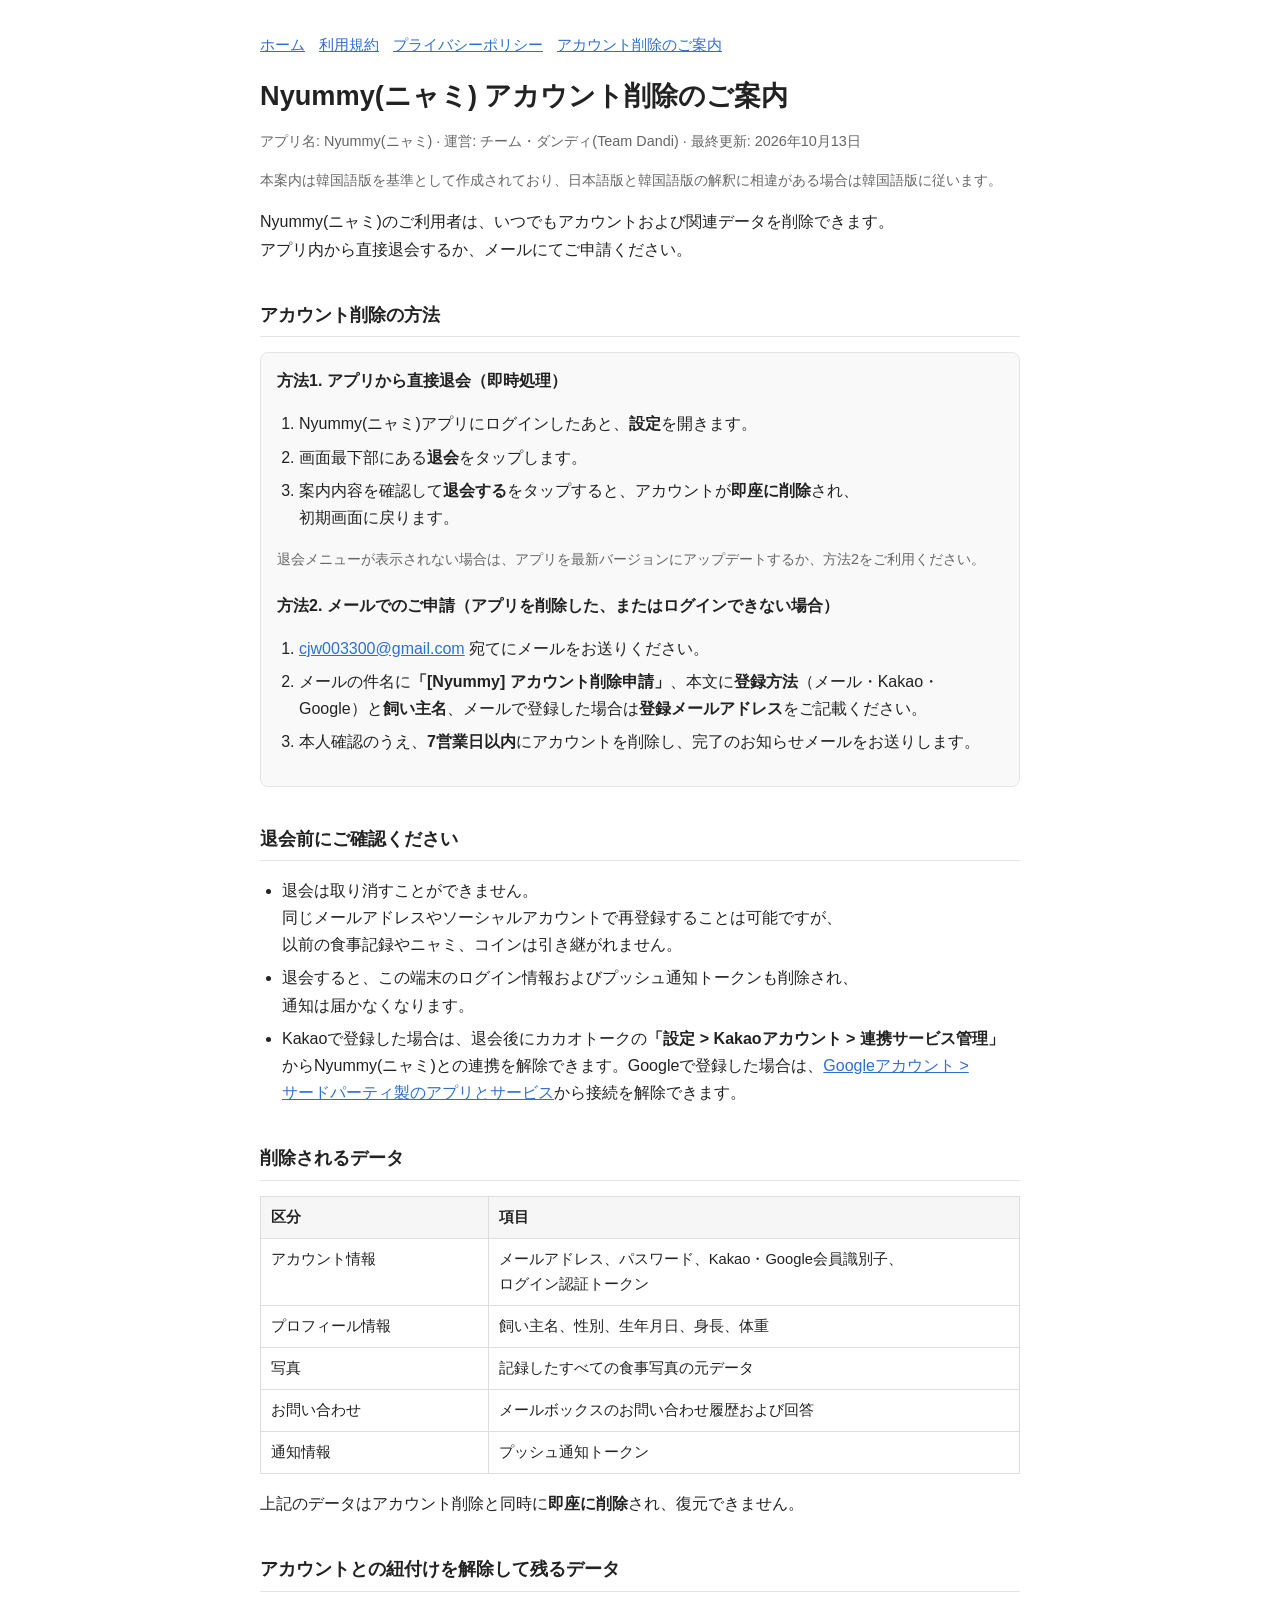
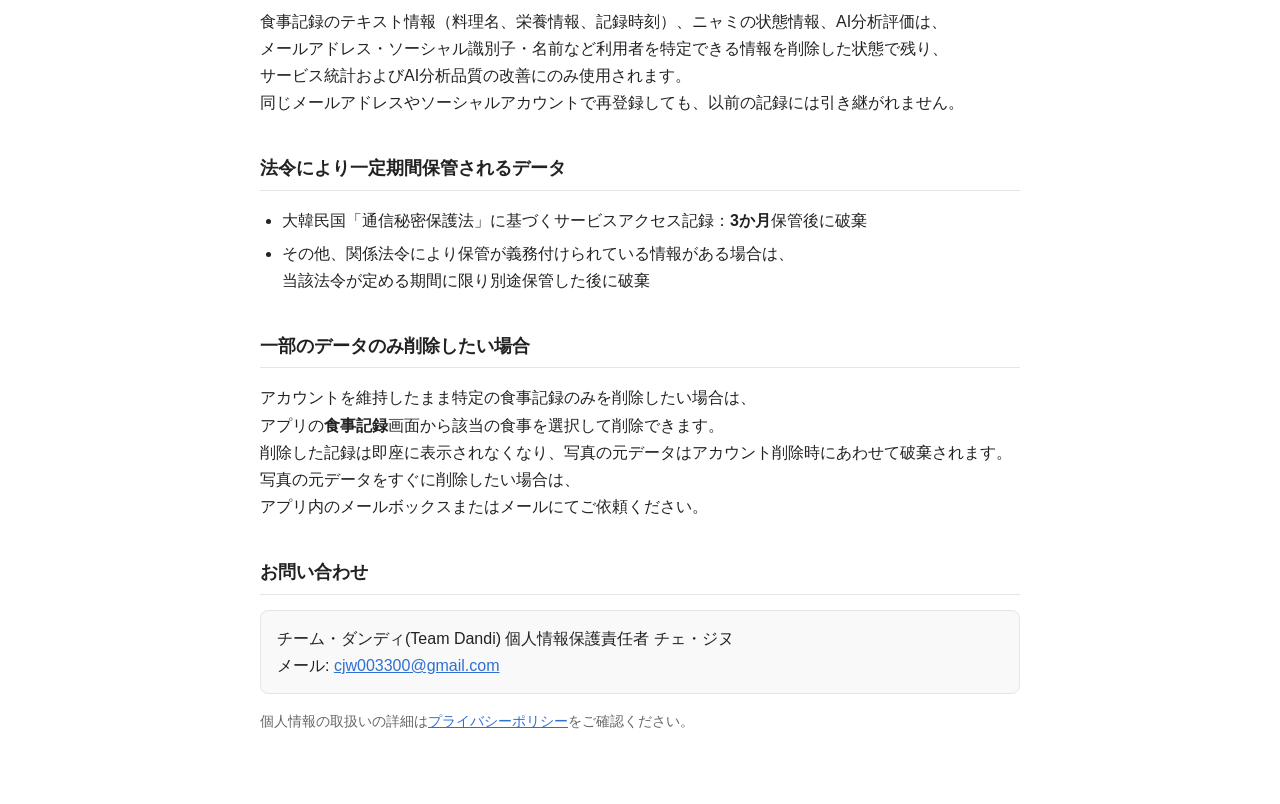
<file: jp/policy/account-deletion.html>
<!DOCTYPE html>
<html lang="ja">
<head>
<meta charset="UTF-8">
<meta name="viewport" content="width=device-width, initial-scale=1.0">
<meta name="color-scheme" content="light">
<title>Nyummy(ニャミ) アカウント削除のご案内</title>
<link rel="stylesheet" href="./style.css">
</head>
<body>
<nav class="top"><a href="./">ホーム</a><a href="./terms.html">利用規約</a><a href="./privacy.html">プライバシーポリシー</a><a href="./account-deletion.html">アカウント削除のご案内</a></nav>

<h1>Nyummy(ニャミ) アカウント削除のご案内</h1>
<p class="meta">アプリ名: Nyummy(ニャミ) · 運営: チーム・ダンディ(Team Dandi) · 最終更新: 2026年10月13日</p>
<p class="meta">本案内は韓国語版を基準として作成されており、日本語版と韓国語版の解釈に相違がある場合は韓国語版に従います。</p>

<p>Nyummy(ニャミ)のご利用者は、いつでもアカウントおよび関連データを削除できます。アプリ内から直接退会するか、メールにてご申請ください。</p>

<h2>アカウント削除の方法</h2>
<div class="box">
<h3 style="margin-top:0">方法1. アプリから直接退会（即時処理）</h3>
<ol>
  <li>Nyummy(ニャミ)アプリにログインしたあと、<b>設定</b>を開きます。</li>
  <li>画面最下部にある<b>退会</b>をタップします。</li>
  <li>案内内容を確認して<b>退会する</b>をタップすると、アカウントが<b>即座に削除</b>され、初期画面に戻ります。</li>
</ol>
<p class="meta" style="margin:0">退会メニューが表示されない場合は、アプリを最新バージョンにアップデートするか、方法2をご利用ください。</p>
<h3>方法2. メールでのご申請（アプリを削除した、またはログインできない場合）</h3>
<ol>
  <li><a href="mailto:cjw003300@gmail.com?subject=%5BNyummy%5D%20%E3%82%A2%E3%82%AB%E3%82%A6%E3%83%B3%E3%83%88%E5%89%8A%E9%99%A4%E7%94%B3%E8%AB%8B">cjw003300@gmail.com</a> 宛てにメールをお送りください。</li>
  <li>メールの件名に<b>「[Nyummy] アカウント削除申請」</b>、本文に<b>登録方法</b>（メール・Kakao・Google）と<b>飼い主名</b>、メールで登録した場合は<b>登録メールアドレス</b>をご記載ください。</li>
  <li>本人確認のうえ、<b>7営業日以内</b>にアカウントを削除し、完了のお知らせメールをお送りします。</li>
</ol>
</div>

<h2>退会前にご確認ください</h2>
<ul>
  <li>退会は取り消すことができません。同じメールアドレスやソーシャルアカウントで再登録することは可能ですが、以前の食事記録やニャミ、コインは引き継がれません。</li>
  <li>退会すると、この端末のログイン情報およびプッシュ通知トークンも削除され、通知は届かなくなります。</li>
  <li>Kakaoで登録した場合は、退会後にカカオトークの<b>「設定 &gt; Kakaoアカウント &gt; 連携サービス管理」</b>からNyummy(ニャミ)との連携を解除できます。Googleで登録した場合は、<a href="https://myaccount.google.com/connections">Googleアカウント &gt; サードパーティ製のアプリとサービス</a>から接続を解除できます。</li>
</ul>

<h2>削除されるデータ</h2>
<div class="table-wrap"><table>
  <tr><th style="width:30%">区分</th><th>項目</th></tr>
  <tr><td>アカウント情報</td><td>メールアドレス、パスワード、Kakao・Google会員識別子、ログイン認証トークン</td></tr>
  <tr><td>プロフィール情報</td><td>飼い主名、性別、生年月日、身長、体重</td></tr>
  <tr><td>写真</td><td>記録したすべての食事写真の元データ</td></tr>
  <tr><td>お問い合わせ</td><td>メールボックスのお問い合わせ履歴および回答</td></tr>
  <tr><td>通知情報</td><td>プッシュ通知トークン</td></tr>
</table></div>
<p>上記のデータはアカウント削除と同時に<b>即座に削除</b>され、復元できません。</p>

<h2>アカウントとの紐付けを解除して残るデータ</h2>
<p>食事記録のテキスト情報（料理名、栄養情報、記録時刻）、ニャミの状態情報、AI分析評価は、メールアドレス・ソーシャル識別子・名前など利用者を特定できる情報を削除した状態で残り、サービス統計およびAI分析品質の改善にのみ使用されます。同じメールアドレスやソーシャルアカウントで再登録しても、以前の記録には引き継がれません。</p>

<h2>法令により一定期間保管されるデータ</h2>
<ul>
  <li>大韓民国「通信秘密保護法」に基づくサービスアクセス記録：<b>3か月</b>保管後に破棄</li>
  <li>その他、関係法令により保管が義務付けられている情報がある場合は、当該法令が定める期間に限り別途保管した後に破棄</li>
</ul>

<h2>一部のデータのみ削除したい場合</h2>
<p>アカウントを維持したまま特定の食事記録のみを削除したい場合は、アプリの<b>食事記録</b>画面から該当の食事を選択して削除できます。削除した記録は即座に表示されなくなり、写真の元データはアカウント削除時にあわせて破棄されます。写真の元データをすぐに削除したい場合は、アプリ内のメールボックスまたはメールにてご依頼ください。</p>

<h2>お問い合わせ</h2>
<div class="box">
  チーム・ダンディ(Team Dandi) 個人情報保護責任者 チェ・ジヌ<br>
  メール: <a href="mailto:cjw003300@gmail.com">cjw003300@gmail.com</a>
</div>

<p class="meta">個人情報の取扱いの詳細は<a href="./privacy.html">プライバシーポリシー</a>をご確認ください。</p>
<script src="./inapp.js"></script>
</body>
</html>
</file>
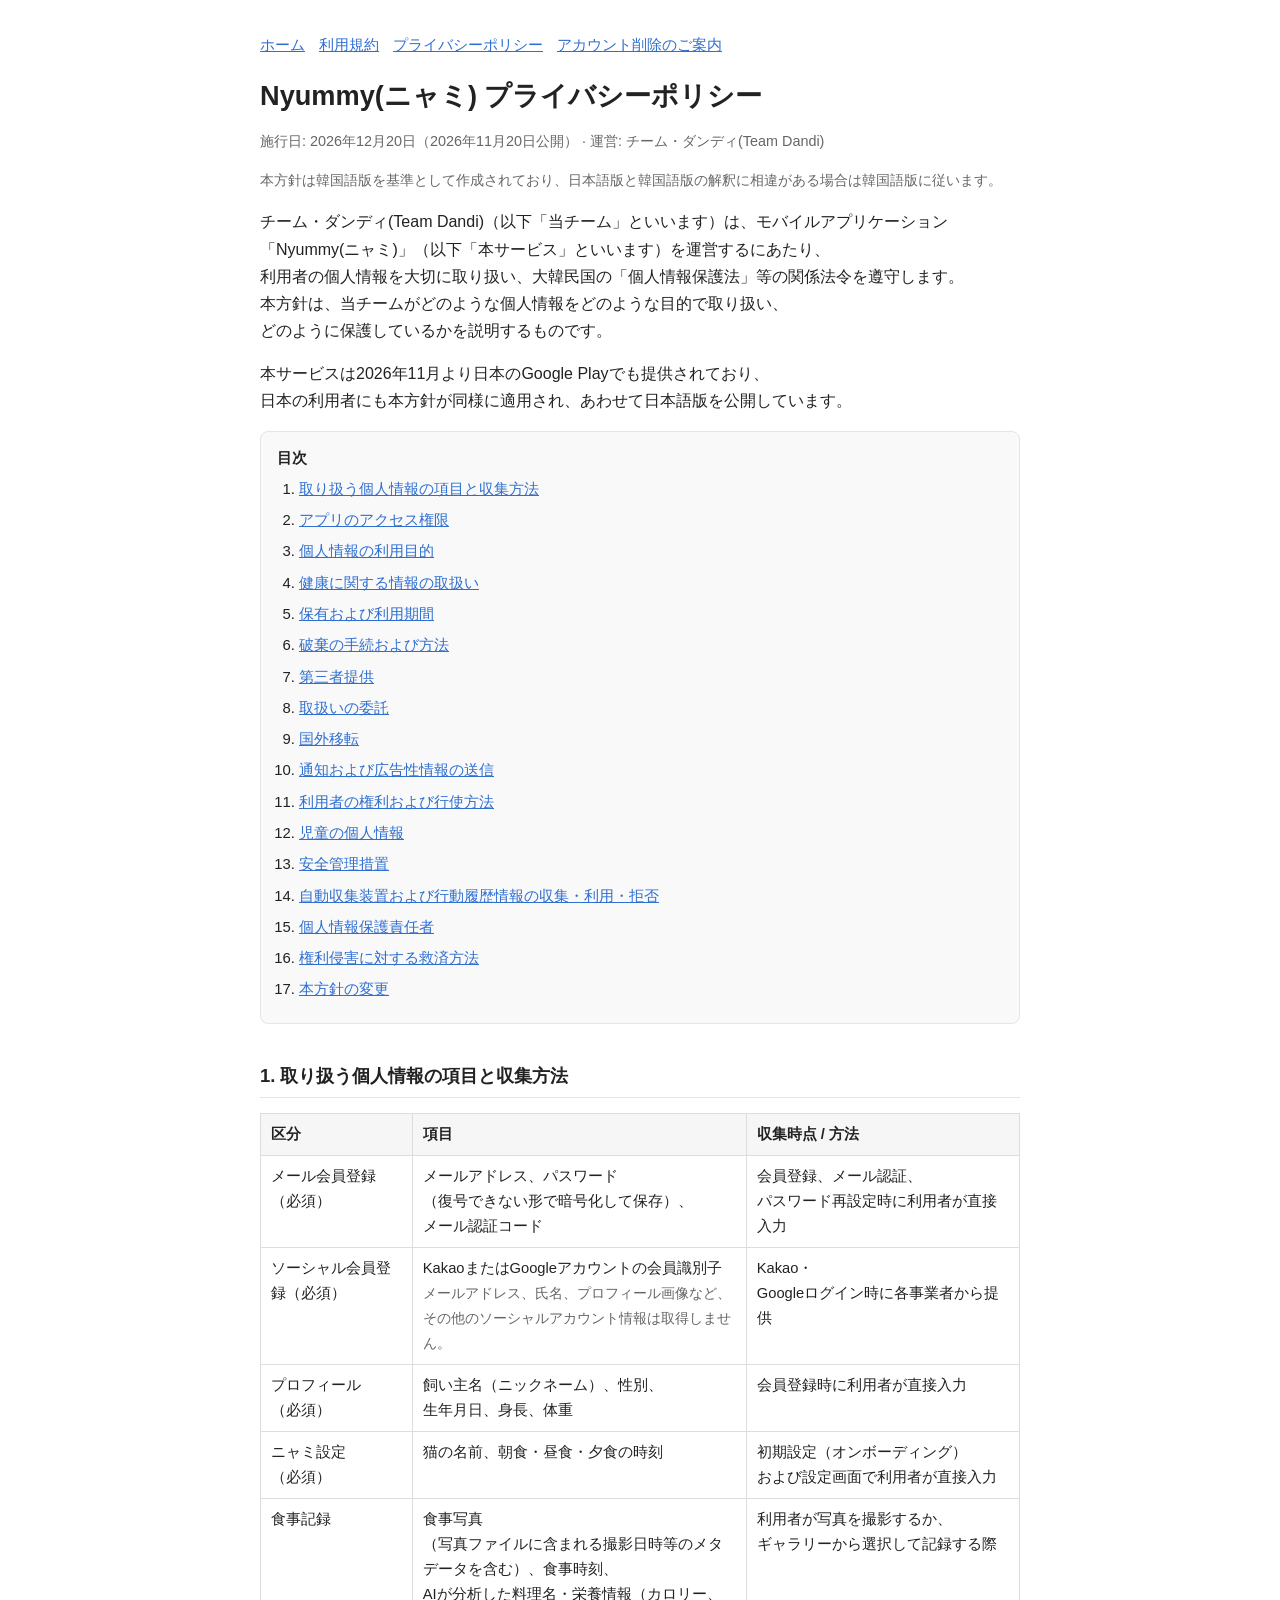
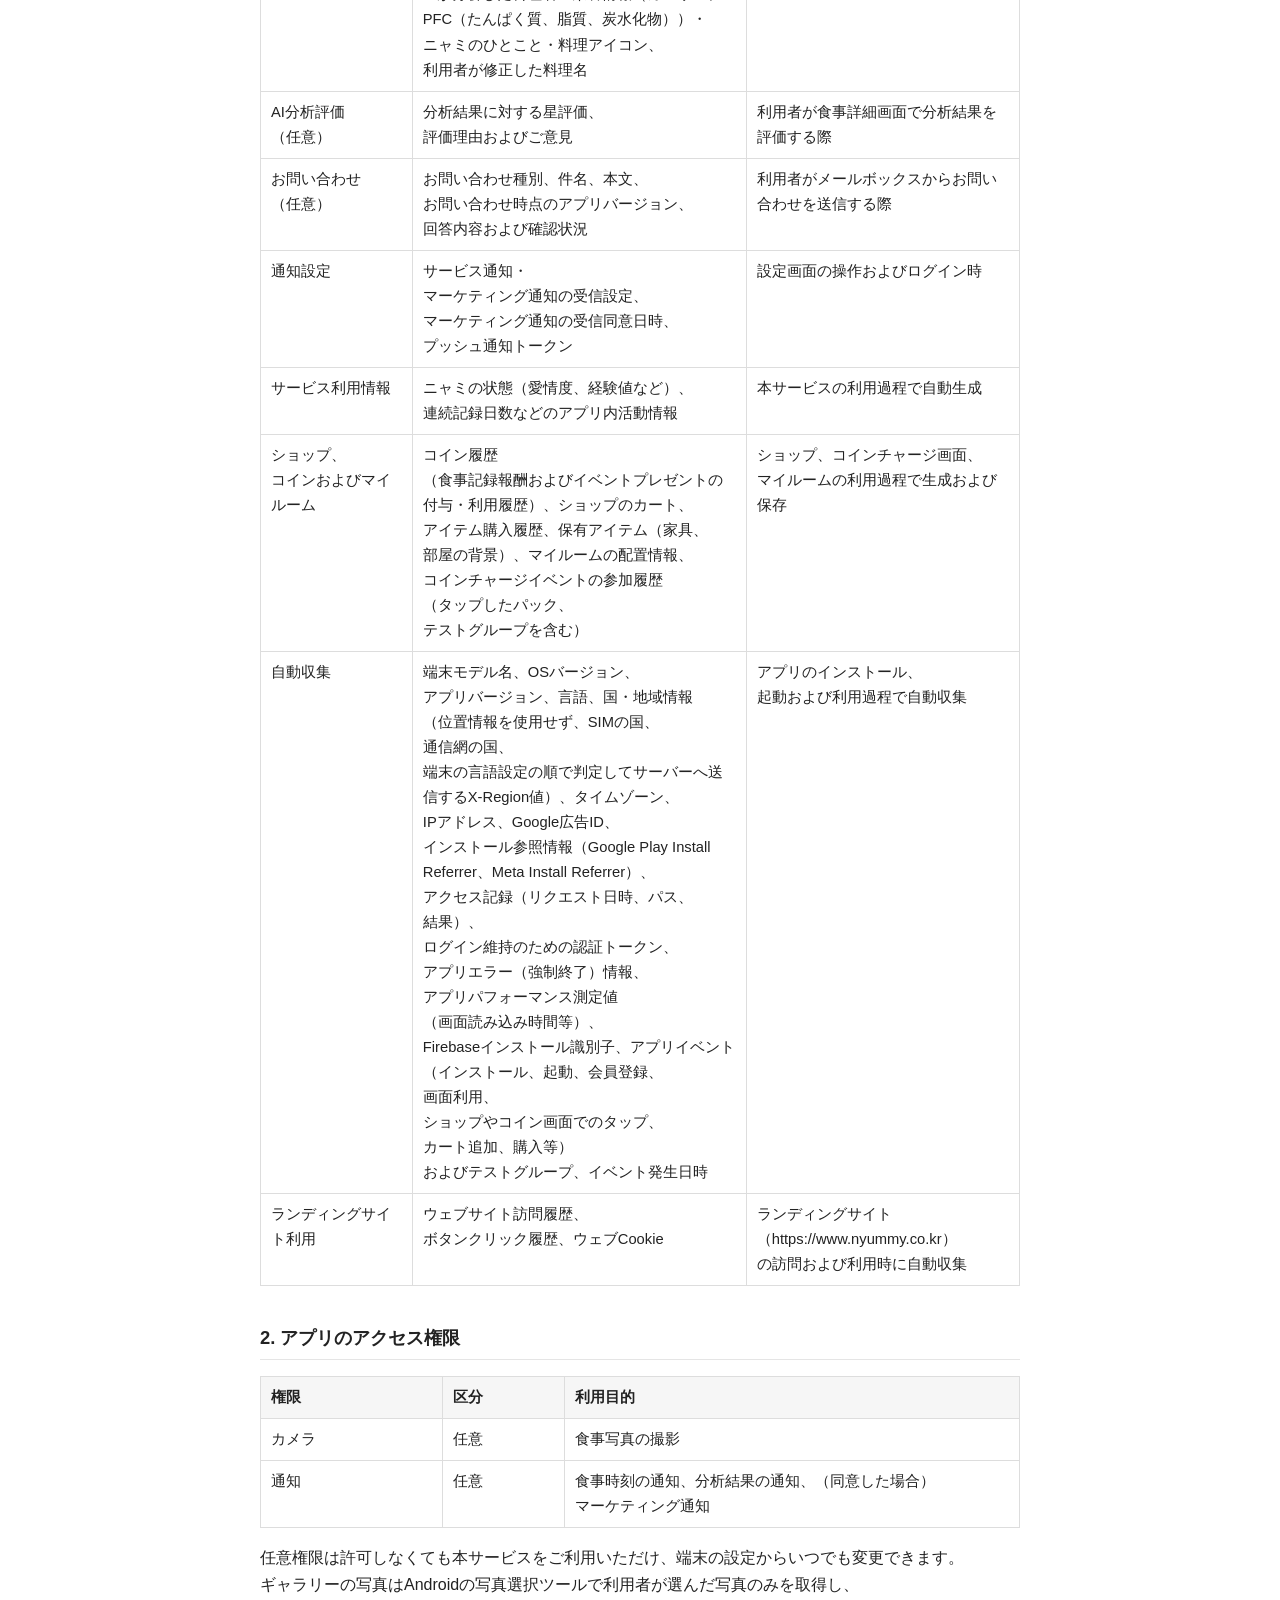
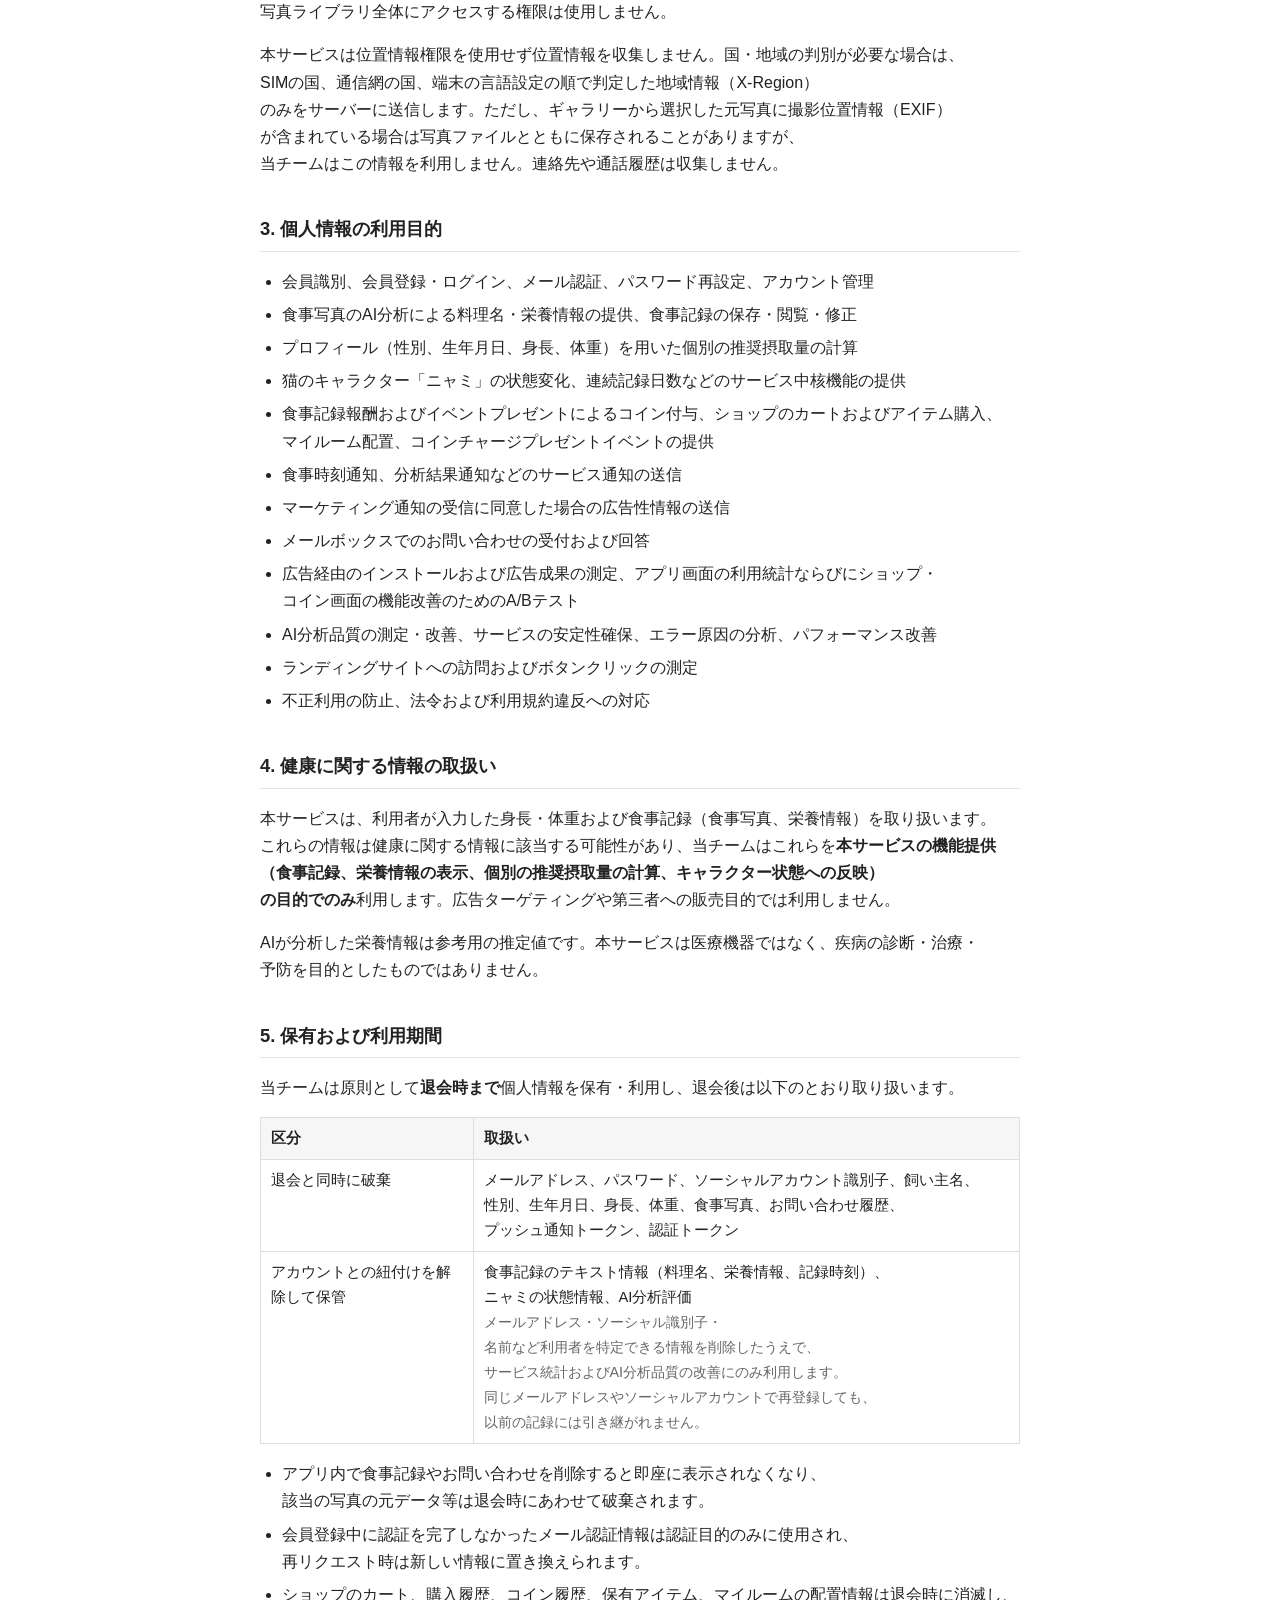
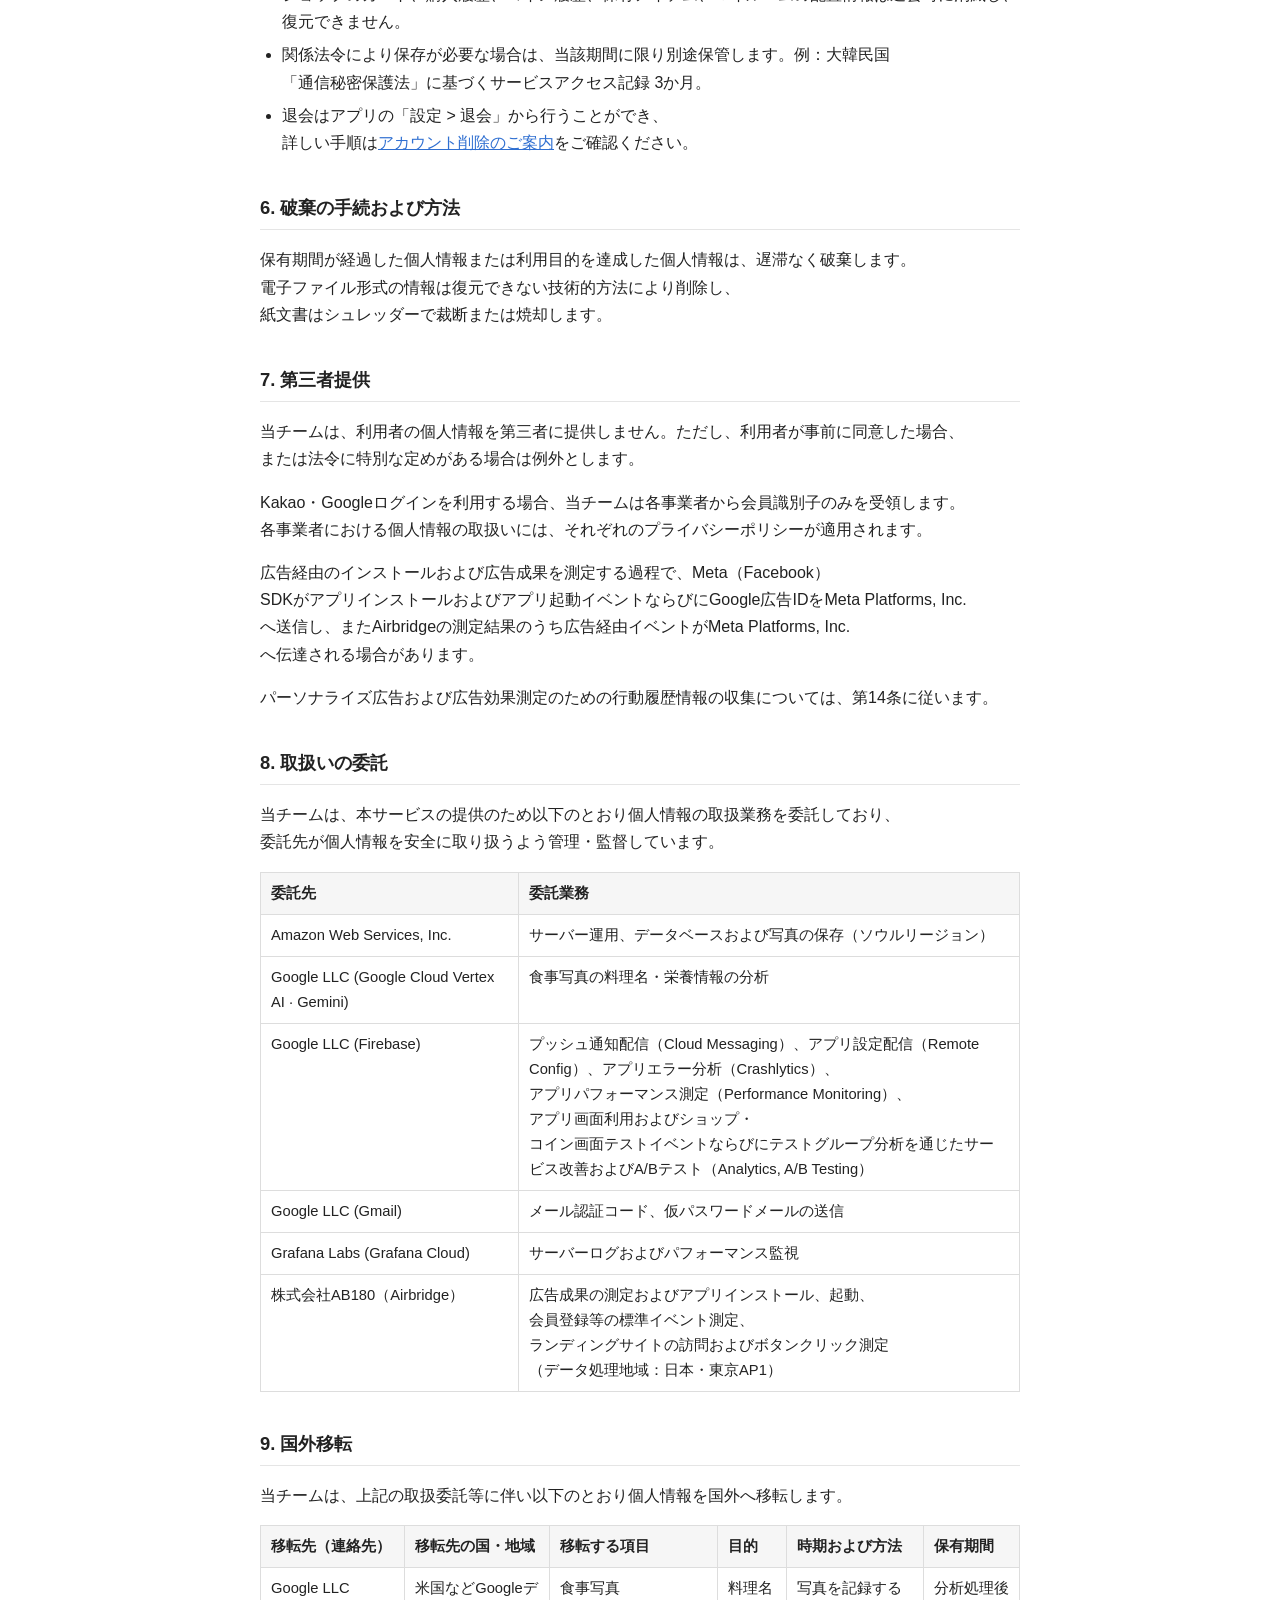
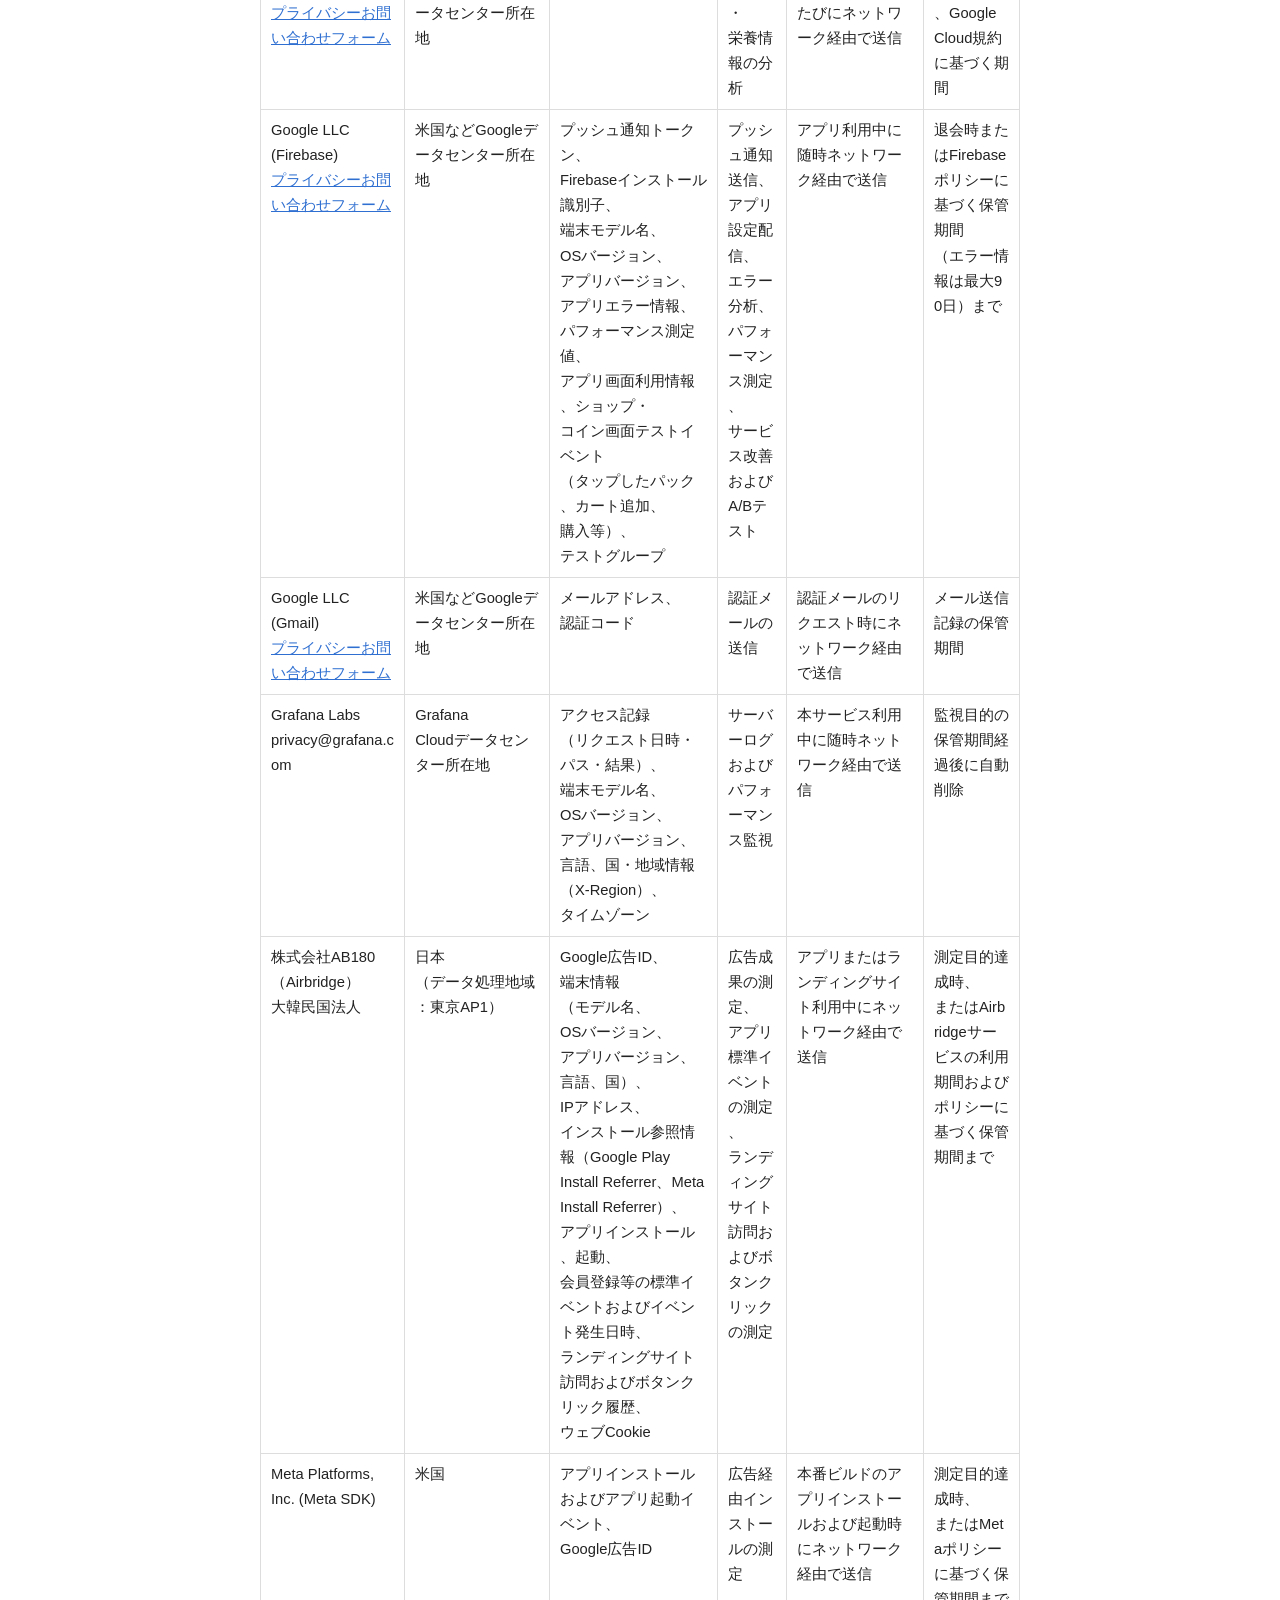
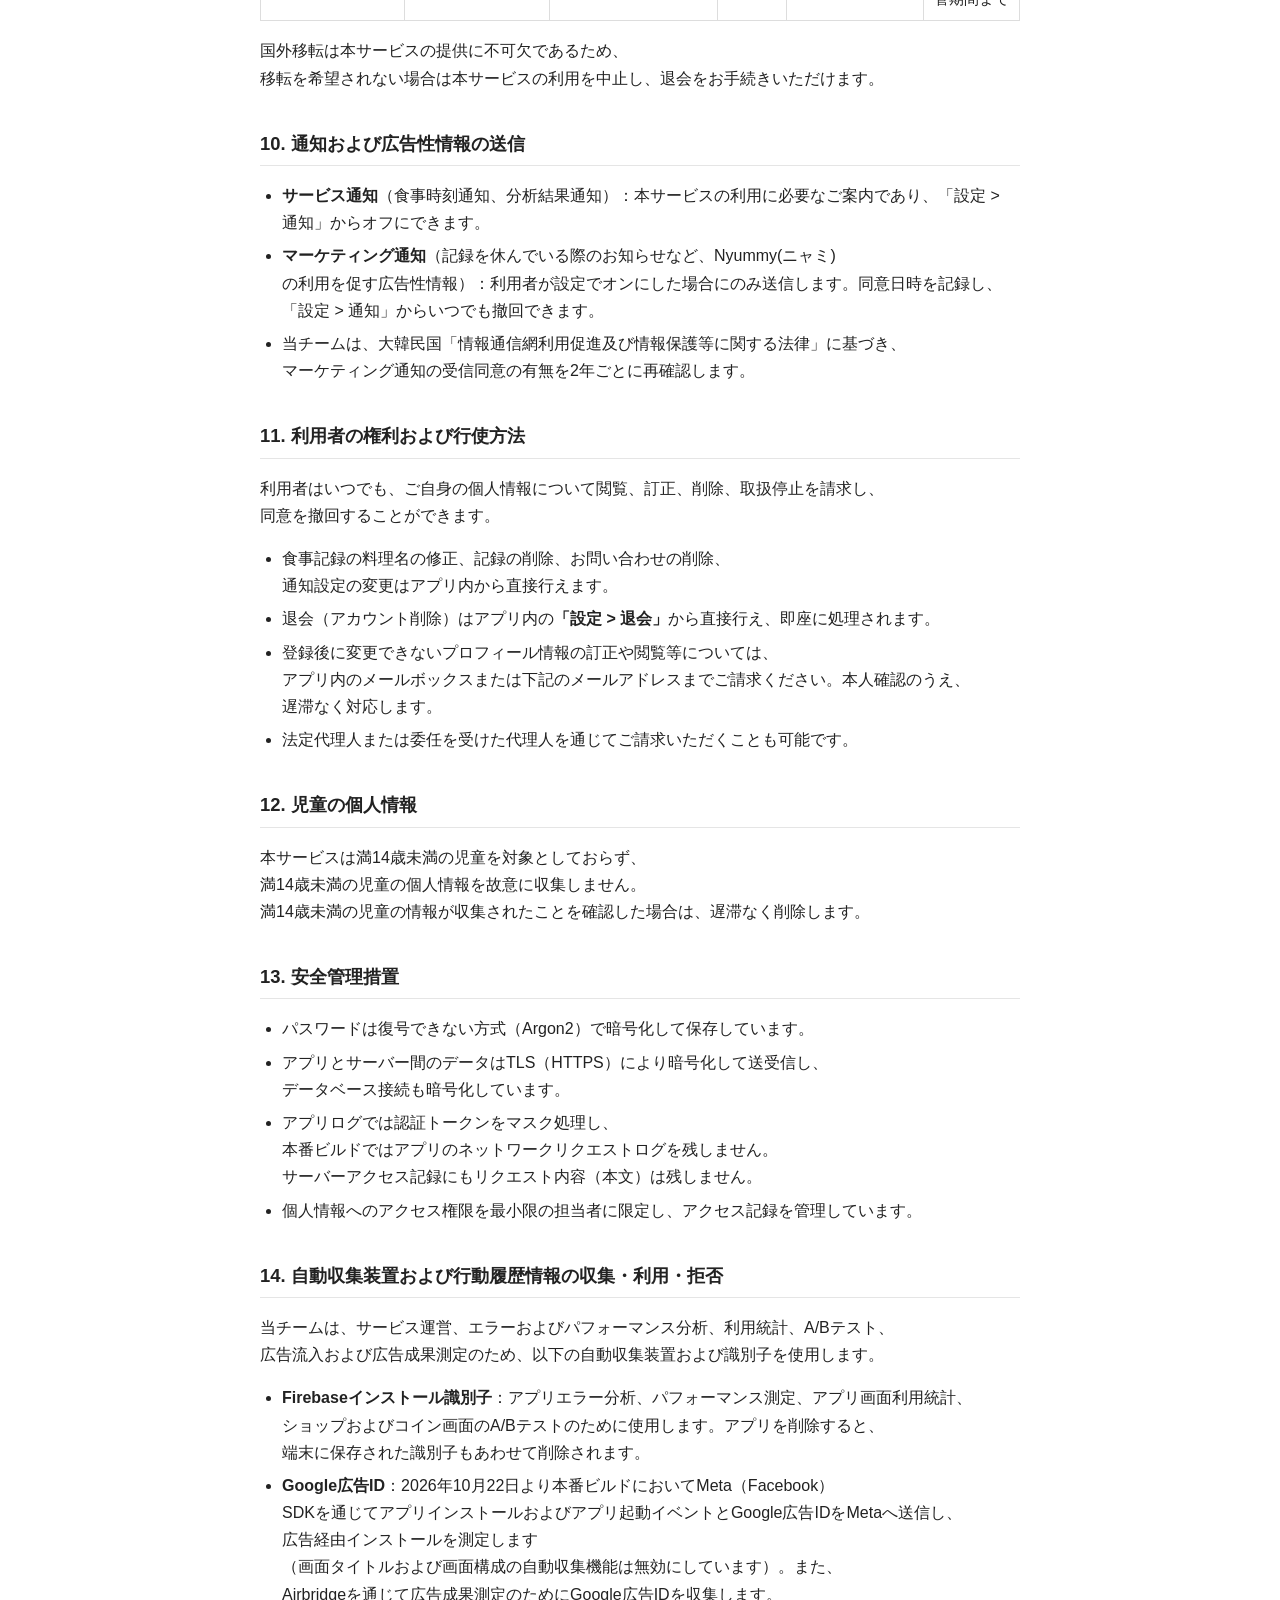
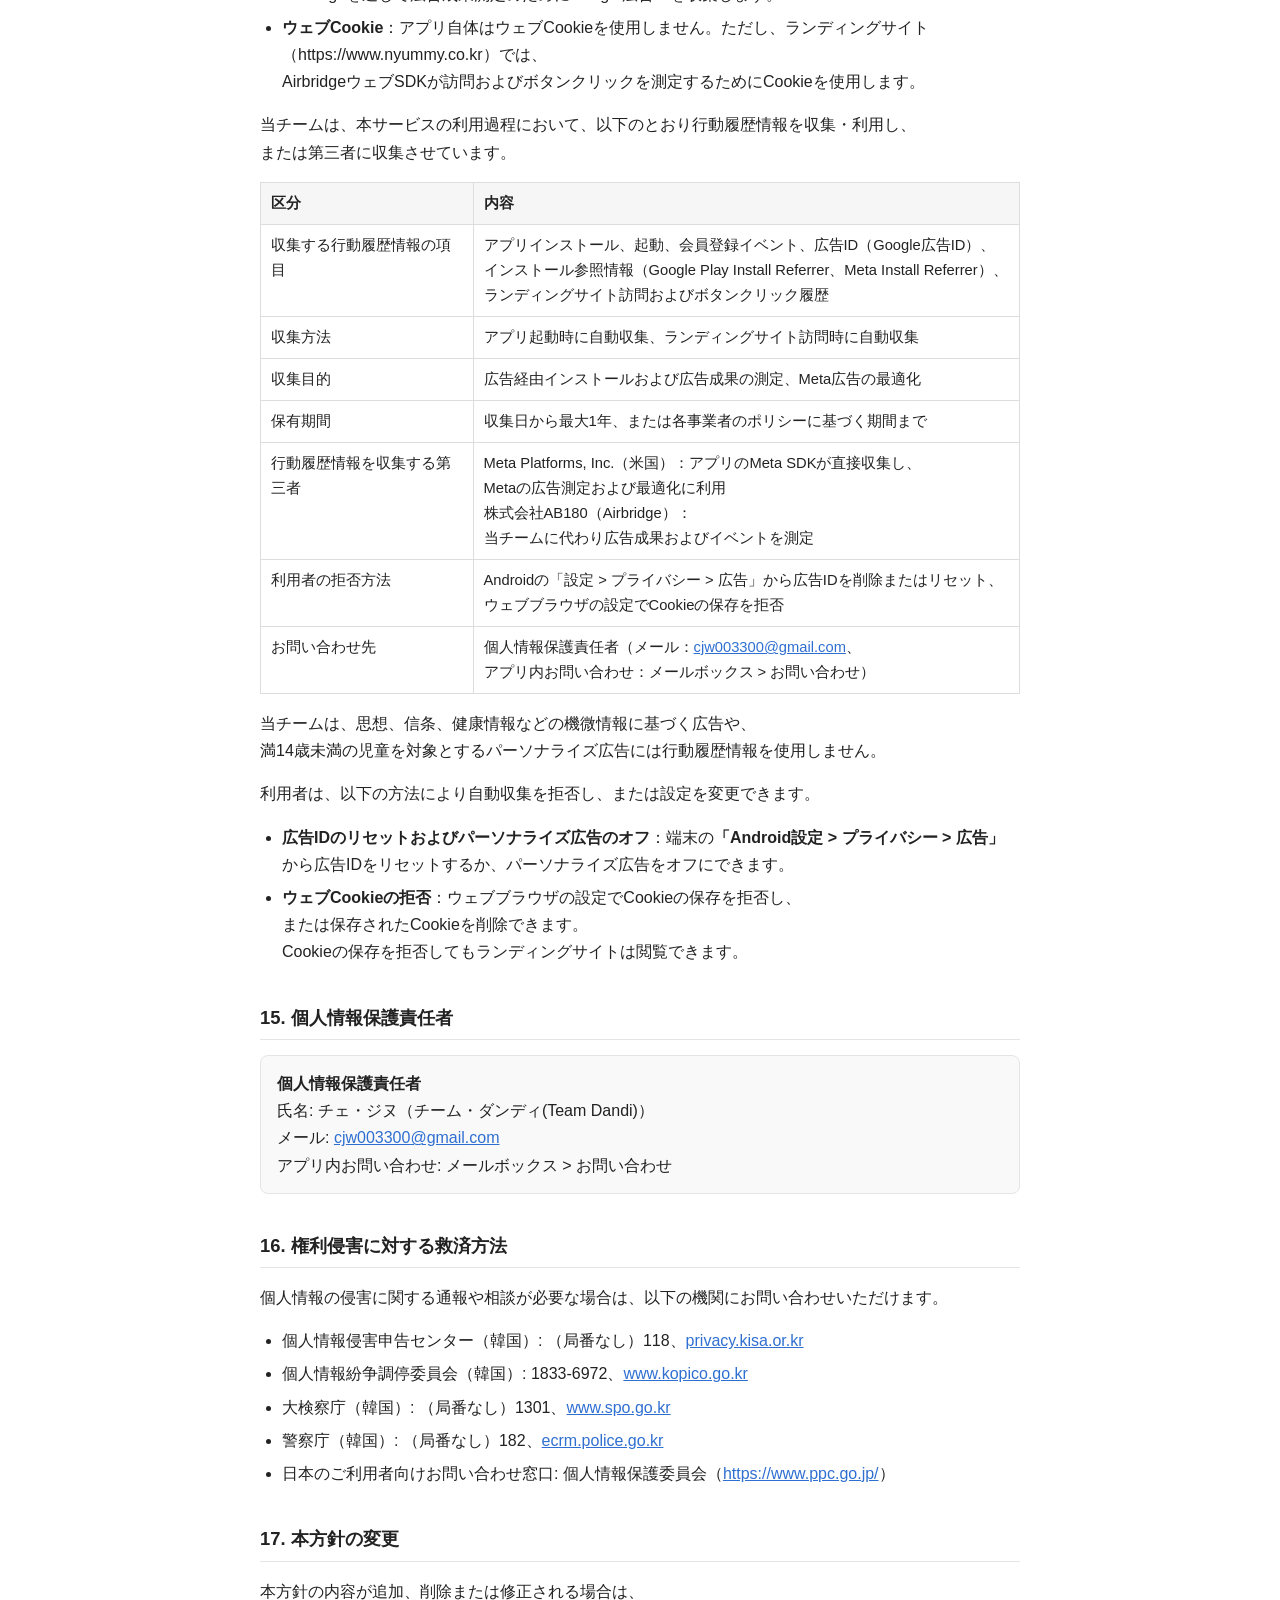
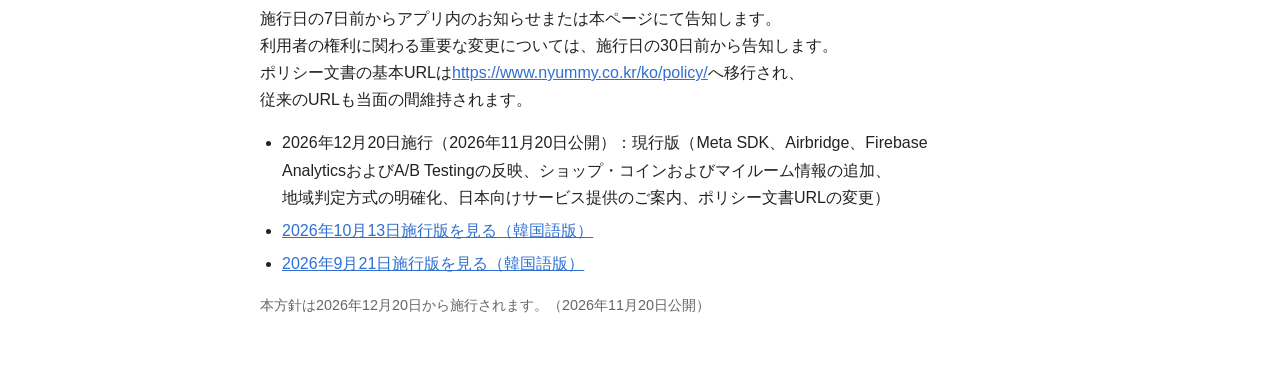
<file: jp/policy/privacy.html>
<!DOCTYPE html>
<html lang="ja">
<head>
<meta charset="UTF-8">
<meta name="viewport" content="width=device-width, initial-scale=1.0">
<meta name="color-scheme" content="light">
<title>Nyummy(ニャミ) プライバシーポリシー</title>
<link rel="stylesheet" href="./style.css">
</head>
<body>
<nav class="top"><a href="./">ホーム</a><a href="./terms.html">利用規約</a><a href="./privacy.html">プライバシーポリシー</a><a href="./account-deletion.html">アカウント削除のご案内</a></nav>

<h1>Nyummy(ニャミ) プライバシーポリシー</h1>
<p class="meta">施行日: 2026年12月20日（2026年11月20日公開） · 運営: チーム・ダンディ(Team Dandi)</p>
<p class="meta">本方針は韓国語版を基準として作成されており、日本語版と韓国語版の解釈に相違がある場合は韓国語版に従います。</p>

<p>チーム・ダンディ(Team Dandi)（以下「当チーム」といいます）は、モバイルアプリケーション「Nyummy(ニャミ)」（以下「本サービス」といいます）を運営するにあたり、利用者の個人情報を大切に取り扱い、大韓民国の「個人情報保護法」等の関係法令を遵守します。本方針は、当チームがどのような個人情報をどのような目的で取り扱い、どのように保護しているかを説明するものです。</p>
<p>本サービスは2026年11月より日本のGoogle Playでも提供されており、日本の利用者にも本方針が同様に適用され、あわせて日本語版を公開しています。</p>

<div class="box toc">
<b>目次</b>
<ol>
  <li><a href="#collect">取り扱う個人情報の項目と収集方法</a></li>
  <li><a href="#permission">アプリのアクセス権限</a></li>
  <li><a href="#purpose">個人情報の利用目的</a></li>
  <li><a href="#health">健康に関する情報の取扱い</a></li>
  <li><a href="#retention">保有および利用期間</a></li>
  <li><a href="#destroy">破棄の手続および方法</a></li>
  <li><a href="#third">第三者提供</a></li>
  <li><a href="#outsourcing">取扱いの委託</a></li>
  <li><a href="#overseas">国外移転</a></li>
  <li><a href="#marketing">通知および広告性情報の送信</a></li>
  <li><a href="#rights">利用者の権利および行使方法</a></li>
  <li><a href="#children">児童の個人情報</a></li>
  <li><a href="#security">安全管理措置</a></li>
  <li><a href="#auto">自動収集装置および行動履歴情報の収集・利用・拒否</a></li>
  <li><a href="#officer">個人情報保護責任者</a></li>
  <li><a href="#remedy">権利侵害に対する救済方法</a></li>
  <li><a href="#change">本方針の変更</a></li>
</ol>
</div>

<h2 id="collect">1. 取り扱う個人情報の項目と収集方法</h2>
<div class="table-wrap"><table>
  <tr><th style="width:20%">区分</th><th style="width:44%">項目</th><th>収集時点 / 方法</th></tr>
  <tr><td>メール会員登録（必須）</td><td>メールアドレス、パスワード（復号できない形で暗号化して保存）、メール認証コード</td><td>会員登録、メール認証、パスワード再設定時に利用者が直接入力</td></tr>
  <tr><td>ソーシャル会員登録（必須）</td><td>KakaoまたはGoogleアカウントの会員識別子<br><span class="meta">メールアドレス、氏名、プロフィール画像など、その他のソーシャルアカウント情報は取得しません。</span></td><td>Kakao・Googleログイン時に各事業者から提供</td></tr>
  <tr><td>プロフィール（必須）</td><td>飼い主名（ニックネーム）、性別、生年月日、身長、体重</td><td>会員登録時に利用者が直接入力</td></tr>
  <tr><td>ニャミ設定（必須）</td><td>猫の名前、朝食・昼食・夕食の時刻</td><td>初期設定（オンボーディング）および設定画面で利用者が直接入力</td></tr>
  <tr><td>食事記録</td><td>食事写真（写真ファイルに含まれる撮影日時等のメタデータを含む）、食事時刻、AIが分析した料理名・栄養情報（カロリー、PFC（たんぱく質、脂質、炭水化物））・ニャミのひとこと・料理アイコン、利用者が修正した料理名</td><td>利用者が写真を撮影するか、ギャラリーから選択して記録する際</td></tr>
  <tr><td>AI分析評価（任意）</td><td>分析結果に対する星評価、評価理由およびご意見</td><td>利用者が食事詳細画面で分析結果を評価する際</td></tr>
  <tr><td>お問い合わせ（任意）</td><td>お問い合わせ種別、件名、本文、お問い合わせ時点のアプリバージョン、回答内容および確認状況</td><td>利用者がメールボックスからお問い合わせを送信する際</td></tr>
  <tr><td>通知設定</td><td>サービス通知・マーケティング通知の受信設定、マーケティング通知の受信同意日時、プッシュ通知トークン</td><td>設定画面の操作およびログイン時</td></tr>
  <tr><td>サービス利用情報</td><td>ニャミの状態（愛情度、経験値など）、連続記録日数などのアプリ内活動情報</td><td>本サービスの利用過程で自動生成</td></tr>
  <tr><td>ショップ、コインおよびマイルーム</td><td>コイン履歴（食事記録報酬およびイベントプレゼントの付与・利用履歴）、ショップのカート、アイテム購入履歴、保有アイテム（家具、部屋の背景）、マイルームの配置情報、コインチャージイベントの参加履歴（タップしたパック、テストグループを含む）</td><td>ショップ、コインチャージ画面、マイルームの利用過程で生成および保存</td></tr>
  <tr><td>自動収集</td><td>端末モデル名、OSバージョン、アプリバージョン、言語、国・地域情報（位置情報を使用せず、SIMの国、通信網の国、端末の言語設定の順で判定してサーバーへ送信するX-Region値）、タイムゾーン、IPアドレス、Google広告ID、インストール参照情報（Google Play Install Referrer、Meta Install Referrer）、アクセス記録（リクエスト日時、パス、結果）、ログイン維持のための認証トークン、アプリエラー（強制終了）情報、アプリパフォーマンス測定値（画面読み込み時間等）、Firebaseインストール識別子、アプリイベント（インストール、起動、会員登録、画面利用、ショップやコイン画面でのタップ、カート追加、購入等）およびテストグループ、イベント発生日時</td><td>アプリのインストール、起動および利用過程で自動収集</td></tr>
  <tr><td>ランディングサイト利用</td><td>ウェブサイト訪問履歴、ボタンクリック履歴、ウェブCookie</td><td>ランディングサイト（https://www.nyummy.co.kr）の訪問および利用時に自動収集</td></tr>
</table></div>

<h2 id="permission">2. アプリのアクセス権限</h2>
<div class="table-wrap"><table>
  <tr><th style="width:24%">権限</th><th style="width:16%">区分</th><th>利用目的</th></tr>
  <tr><td>カメラ</td><td>任意</td><td>食事写真の撮影</td></tr>
  <tr><td>通知</td><td>任意</td><td>食事時刻の通知、分析結果の通知、（同意した場合）マーケティング通知</td></tr>
</table></div>
<p>任意権限は許可しなくても本サービスをご利用いただけ、端末の設定からいつでも変更できます。ギャラリーの写真はAndroidの写真選択ツールで利用者が選んだ写真のみを取得し、写真ライブラリ全体にアクセスする権限は使用しません。</p>
<p>本サービスは位置情報権限を使用せず位置情報を収集しません。国・地域の判別が必要な場合は、SIMの国、通信網の国、端末の言語設定の順で判定した地域情報（X-Region）のみをサーバーに送信します。ただし、ギャラリーから選択した元写真に撮影位置情報（EXIF）が含まれている場合は写真ファイルとともに保存されることがありますが、当チームはこの情報を利用しません。連絡先や通話履歴は収集しません。</p>

<h2 id="purpose">3. 個人情報の利用目的</h2>
<ul>
  <li>会員識別、会員登録・ログイン、メール認証、パスワード再設定、アカウント管理</li>
  <li>食事写真のAI分析による料理名・栄養情報の提供、食事記録の保存・閲覧・修正</li>
  <li>プロフィール（性別、生年月日、身長、体重）を用いた個別の推奨摂取量の計算</li>
  <li>猫のキャラクター「ニャミ」の状態変化、連続記録日数などのサービス中核機能の提供</li>
  <li>食事記録報酬およびイベントプレゼントによるコイン付与、ショップのカートおよびアイテム購入、マイルーム配置、コインチャージプレゼントイベントの提供</li>
  <li>食事時刻通知、分析結果通知などのサービス通知の送信</li>
  <li>マーケティング通知の受信に同意した場合の広告性情報の送信</li>
  <li>メールボックスでのお問い合わせの受付および回答</li>
  <li>広告経由のインストールおよび広告成果の測定、アプリ画面の利用統計ならびにショップ・コイン画面の機能改善のためのA/Bテスト</li>
  <li>AI分析品質の測定・改善、サービスの安定性確保、エラー原因の分析、パフォーマンス改善</li>
  <li>ランディングサイトへの訪問およびボタンクリックの測定</li>
  <li>不正利用の防止、法令および利用規約違反への対応</li>
</ul>

<h2 id="health">4. 健康に関する情報の取扱い</h2>
<p>本サービスは、利用者が入力した身長・体重および食事記録（食事写真、栄養情報）を取り扱います。これらの情報は健康に関する情報に該当する可能性があり、当チームはこれらを<b>本サービスの機能提供（食事記録、栄養情報の表示、個別の推奨摂取量の計算、キャラクター状態への反映）の目的でのみ</b>利用します。広告ターゲティングや第三者への販売目的では利用しません。</p>
<p>AIが分析した栄養情報は参考用の推定値です。本サービスは医療機器ではなく、疾病の診断・治療・予防を目的としたものではありません。</p>

<h2 id="retention">5. 保有および利用期間</h2>
<p>当チームは原則として<b>退会時まで</b>個人情報を保有・利用し、退会後は以下のとおり取り扱います。</p>
<div class="table-wrap"><table>
  <tr><th style="width:28%">区分</th><th>取扱い</th></tr>
  <tr><td>退会と同時に破棄</td><td>メールアドレス、パスワード、ソーシャルアカウント識別子、飼い主名、性別、生年月日、身長、体重、食事写真、お問い合わせ履歴、プッシュ通知トークン、認証トークン</td></tr>
  <tr><td>アカウントとの紐付けを解除して保管</td><td>食事記録のテキスト情報（料理名、栄養情報、記録時刻）、ニャミの状態情報、AI分析評価<br><span class="meta">メールアドレス・ソーシャル識別子・名前など利用者を特定できる情報を削除したうえで、サービス統計およびAI分析品質の改善にのみ利用します。同じメールアドレスやソーシャルアカウントで再登録しても、以前の記録には引き継がれません。</span></td></tr>
</table></div>
<ul>
  <li>アプリ内で食事記録やお問い合わせを削除すると即座に表示されなくなり、該当の写真の元データ等は退会時にあわせて破棄されます。</li>
  <li>会員登録中に認証を完了しなかったメール認証情報は認証目的のみに使用され、再リクエスト時は新しい情報に置き換えられます。</li>
  <li>ショップのカート、購入履歴、コイン履歴、保有アイテム、マイルームの配置情報は退会時に消滅し、復元できません。</li>
  <li>関係法令により保存が必要な場合は、当該期間に限り別途保管します。例：大韓民国「通信秘密保護法」に基づくサービスアクセス記録 3か月。</li>
  <li>退会はアプリの「設定 &gt; 退会」から行うことができ、詳しい手順は<a href="./account-deletion.html">アカウント削除のご案内</a>をご確認ください。</li>
</ul>

<h2 id="destroy">6. 破棄の手続および方法</h2>
<p>保有期間が経過した個人情報または利用目的を達成した個人情報は、遅滞なく破棄します。電子ファイル形式の情報は復元できない技術的方法により削除し、紙文書はシュレッダーで裁断または焼却します。</p>

<h2 id="third">7. 第三者提供</h2>
<p>当チームは、利用者の個人情報を第三者に提供しません。ただし、利用者が事前に同意した場合、または法令に特別な定めがある場合は例外とします。</p>
<p>Kakao・Googleログインを利用する場合、当チームは各事業者から会員識別子のみを受領します。各事業者における個人情報の取扱いには、それぞれのプライバシーポリシーが適用されます。</p>
<p>広告経由のインストールおよび広告成果を測定する過程で、Meta（Facebook）SDKがアプリインストールおよびアプリ起動イベントならびにGoogle広告IDをMeta Platforms, Inc.へ送信し、またAirbridgeの測定結果のうち広告経由イベントがMeta Platforms, Inc.へ伝達される場合があります。</p>
<p>パーソナライズ広告および広告効果測定のための行動履歴情報の収集については、第14条に従います。</p>

<h2 id="outsourcing">8. 取扱いの委託</h2>
<p>当チームは、本サービスの提供のため以下のとおり個人情報の取扱業務を委託しており、委託先が個人情報を安全に取り扱うよう管理・監督しています。</p>
<div class="table-wrap"><table>
  <tr><th style="width:34%">委託先</th><th>委託業務</th></tr>
  <tr><td>Amazon Web Services, Inc.</td><td>サーバー運用、データベースおよび写真の保存（ソウルリージョン）</td></tr>
  <tr><td>Google LLC (Google Cloud Vertex AI · Gemini)</td><td>食事写真の料理名・栄養情報の分析</td></tr>
  <tr><td>Google LLC (Firebase)</td><td>プッシュ通知配信（Cloud Messaging）、アプリ設定配信（Remote Config）、アプリエラー分析（Crashlytics）、アプリパフォーマンス測定（Performance Monitoring）、アプリ画面利用およびショップ・コイン画面テストイベントならびにテストグループ分析を通じたサービス改善およびA/Bテスト（Analytics, A/B Testing）</td></tr>
  <tr><td>Google LLC (Gmail)</td><td>メール認証コード、仮パスワードメールの送信</td></tr>
  <tr><td>Grafana Labs (Grafana Cloud)</td><td>サーバーログおよびパフォーマンス監視</td></tr>
  <tr><td>株式会社AB180（Airbridge）</td><td>広告成果の測定およびアプリインストール、起動、会員登録等の標準イベント測定、ランディングサイトの訪問およびボタンクリック測定（データ処理地域：日本・東京AP1）</td></tr>
</table></div>

<h2 id="overseas">9. 国外移転</h2>
<p>当チームは、上記の取扱委託等に伴い以下のとおり個人情報を国外へ移転します。</p>
<div class="table-wrap"><table>
  <tr><th>移転先（連絡先）</th><th>移転先の国・地域</th><th>移転する項目</th><th>目的</th><th>時期および方法</th><th>保有期間</th></tr>
  <tr><td>Google LLC<br><a href="https://support.google.com/policies/contact/general_privacy_form">プライバシーお問い合わせフォーム</a></td><td>米国などGoogleデータセンター所在地</td><td>食事写真</td><td>料理名・栄養情報の分析</td><td>写真を記録するたびにネットワーク経由で送信</td><td>分析処理後、Google Cloud規約に基づく期間</td></tr>
  <tr><td>Google LLC (Firebase)<br><a href="https://support.google.com/policies/contact/general_privacy_form">プライバシーお問い合わせフォーム</a></td><td>米国などGoogleデータセンター所在地</td><td>プッシュ通知トークン、Firebaseインストール識別子、端末モデル名、OSバージョン、アプリバージョン、アプリエラー情報、パフォーマンス測定値、アプリ画面利用情報、ショップ・コイン画面テストイベント（タップしたパック、カート追加、購入等）、テストグループ</td><td>プッシュ通知送信、アプリ設定配信、エラー分析、パフォーマンス測定、サービス改善およびA/Bテスト</td><td>アプリ利用中に随時ネットワーク経由で送信</td><td>退会時またはFirebaseポリシーに基づく保管期間（エラー情報は最大90日）まで</td></tr>
  <tr><td>Google LLC (Gmail)<br><a href="https://support.google.com/policies/contact/general_privacy_form">プライバシーお問い合わせフォーム</a></td><td>米国などGoogleデータセンター所在地</td><td>メールアドレス、認証コード</td><td>認証メールの送信</td><td>認証メールのリクエスト時にネットワーク経由で送信</td><td>メール送信記録の保管期間</td></tr>
  <tr><td>Grafana Labs<br>privacy@grafana.com</td><td>Grafana Cloudデータセンター所在地</td><td>アクセス記録（リクエスト日時・パス・結果）、端末モデル名、OSバージョン、アプリバージョン、言語、国・地域情報（X-Region）、タイムゾーン</td><td>サーバーログおよびパフォーマンス監視</td><td>本サービス利用中に随時ネットワーク経由で送信</td><td>監視目的の保管期間経過後に自動削除</td></tr>
  <tr><td>株式会社AB180（Airbridge）<br>大韓民国法人</td><td>日本（データ処理地域：東京AP1）</td><td>Google広告ID、端末情報（モデル名、OSバージョン、アプリバージョン、言語、国）、IPアドレス、インストール参照情報（Google Play Install Referrer、Meta Install Referrer）、アプリインストール、起動、会員登録等の標準イベントおよびイベント発生日時、ランディングサイト訪問およびボタンクリック履歴、ウェブCookie</td><td>広告成果の測定、アプリ標準イベントの測定、ランディングサイト訪問およびボタンクリックの測定</td><td>アプリまたはランディングサイト利用中にネットワーク経由で送信</td><td>測定目的達成時、またはAirbridgeサービスの利用期間およびポリシーに基づく保管期間まで</td></tr>
  <tr><td>Meta Platforms, Inc. (Meta SDK)</td><td>米国</td><td>アプリインストールおよびアプリ起動イベント、Google広告ID</td><td>広告経由インストールの測定</td><td>本番ビルドのアプリインストールおよび起動時にネットワーク経由で送信</td><td>測定目的達成時、またはMetaポリシーに基づく保管期間まで</td></tr>
</table></div>
<p>国外移転は本サービスの提供に不可欠であるため、移転を希望されない場合は本サービスの利用を中止し、退会をお手続きいただけます。</p>

<h2 id="marketing">10. 通知および広告性情報の送信</h2>
<ul>
  <li><b>サービス通知</b>（食事時刻通知、分析結果通知）：本サービスの利用に必要なご案内であり、「設定 &gt; 通知」からオフにできます。</li>
  <li><b>マーケティング通知</b>（記録を休んでいる際のお知らせなど、Nyummy(ニャミ)の利用を促す広告性情報）：利用者が設定でオンにした場合にのみ送信します。同意日時を記録し、「設定 &gt; 通知」からいつでも撤回できます。</li>
  <li>当チームは、大韓民国「情報通信網利用促進及び情報保護等に関する法律」に基づき、マーケティング通知の受信同意の有無を2年ごとに再確認します。</li>
</ul>

<h2 id="rights">11. 利用者の権利および行使方法</h2>
<p>利用者はいつでも、ご自身の個人情報について閲覧、訂正、削除、取扱停止を請求し、同意を撤回することができます。</p>
<ul>
  <li>食事記録の料理名の修正、記録の削除、お問い合わせの削除、通知設定の変更はアプリ内から直接行えます。</li>
  <li>退会（アカウント削除）はアプリ内の<b>「設定 &gt; 退会」</b>から直接行え、即座に処理されます。</li>
  <li>登録後に変更できないプロフィール情報の訂正や閲覧等については、アプリ内のメールボックスまたは下記のメールアドレスまでご請求ください。本人確認のうえ、遅滞なく対応します。</li>
  <li>法定代理人または委任を受けた代理人を通じてご請求いただくことも可能です。</li>
</ul>

<h2 id="children">12. 児童の個人情報</h2>
<p>本サービスは満14歳未満の児童を対象としておらず、満14歳未満の児童の個人情報を故意に収集しません。満14歳未満の児童の情報が収集されたことを確認した場合は、遅滞なく削除します。</p>

<h2 id="security">13. 安全管理措置</h2>
<ul>
  <li>パスワードは復号できない方式（Argon2）で暗号化して保存しています。</li>
  <li>アプリとサーバー間のデータはTLS（HTTPS）により暗号化して送受信し、データベース接続も暗号化しています。</li>
  <li>アプリログでは認証トークンをマスク処理し、本番ビルドではアプリのネットワークリクエストログを残しません。サーバーアクセス記録にもリクエスト内容（本文）は残しません。</li>
  <li>個人情報へのアクセス権限を最小限の担当者に限定し、アクセス記録を管理しています。</li>
</ul>

<h2 id="auto">14. 自動収集装置および行動履歴情報の収集・利用・拒否</h2>
<p>当チームは、サービス運営、エラーおよびパフォーマンス分析、利用統計、A/Bテスト、広告流入および広告成果測定のため、以下の自動収集装置および識別子を使用します。</p>
<ul>
  <li><b>Firebaseインストール識別子</b>：アプリエラー分析、パフォーマンス測定、アプリ画面利用統計、ショップおよびコイン画面のA/Bテストのために使用します。アプリを削除すると、端末に保存された識別子もあわせて削除されます。</li>
  <li><b>Google広告ID</b>：2026年10月22日より本番ビルドにおいてMeta（Facebook）SDKを通じてアプリインストールおよびアプリ起動イベントとGoogle広告IDをMetaへ送信し、広告経由インストールを測定します（画面タイトルおよび画面構成の自動収集機能は無効にしています）。また、Airbridgeを通じて広告成果測定のためにGoogle広告IDを収集します。</li>
  <li><b>ウェブCookie</b>：アプリ自体はウェブCookieを使用しません。ただし、ランディングサイト（https://www.nyummy.co.kr）では、AirbridgeウェブSDKが訪問およびボタンクリックを測定するためにCookieを使用します。</li>
</ul>
<p>当チームは、本サービスの利用過程において、以下のとおり行動履歴情報を収集・利用し、または第三者に収集させています。</p>
<div class="table-wrap"><table>
  <tr><th style="width:28%">区分</th><th>内容</th></tr>
  <tr><td>収集する行動履歴情報の項目</td><td>アプリインストール、起動、会員登録イベント、広告ID（Google広告ID）、インストール参照情報（Google Play Install Referrer、Meta Install Referrer）、ランディングサイト訪問およびボタンクリック履歴</td></tr>
  <tr><td>収集方法</td><td>アプリ起動時に自動収集、ランディングサイト訪問時に自動収集</td></tr>
  <tr><td>収集目的</td><td>広告経由インストールおよび広告成果の測定、Meta広告の最適化</td></tr>
  <tr><td>保有期間</td><td>収集日から最大1年、または各事業者のポリシーに基づく期間まで</td></tr>
  <tr><td>行動履歴情報を収集する第三者</td><td>Meta Platforms, Inc.（米国）：アプリのMeta SDKが直接収集し、Metaの広告測定および最適化に利用<br>株式会社AB180（Airbridge）：当チームに代わり広告成果およびイベントを測定</td></tr>
  <tr><td>利用者の拒否方法</td><td>Androidの「設定 &gt; プライバシー &gt; 広告」から広告IDを削除またはリセット、ウェブブラウザの設定でCookieの保存を拒否</td></tr>
  <tr><td>お問い合わせ先</td><td>個人情報保護責任者（メール：<a href="mailto:cjw003300@gmail.com">cjw003300@gmail.com</a>、アプリ内お問い合わせ：メールボックス &gt; お問い合わせ）</td></tr>
</table></div>
<p>当チームは、思想、信条、健康情報などの機微情報に基づく広告や、満14歳未満の児童を対象とするパーソナライズ広告には行動履歴情報を使用しません。</p>
<p>利用者は、以下の方法により自動収集を拒否し、または設定を変更できます。</p>
<ul>
  <li><b>広告IDのリセットおよびパーソナライズ広告のオフ</b>：端末の<b>「Android設定 &gt; プライバシー &gt; 広告」</b>から広告IDをリセットするか、パーソナライズ広告をオフにできます。</li>
  <li><b>ウェブCookieの拒否</b>：ウェブブラウザの設定でCookieの保存を拒否し、または保存されたCookieを削除できます。Cookieの保存を拒否してもランディングサイトは閲覧できます。</li>
</ul>

<h2 id="officer">15. 個人情報保護責任者</h2>
<div class="box">
  <b>個人情報保護責任者</b><br>
  氏名: チェ・ジヌ（チーム・ダンディ(Team Dandi)）<br>
  メール: <a href="mailto:cjw003300@gmail.com">cjw003300@gmail.com</a><br>
  アプリ内お問い合わせ: メールボックス &gt; お問い合わせ
</div>

<h2 id="remedy">16. 権利侵害に対する救済方法</h2>
<p>個人情報の侵害に関する通報や相談が必要な場合は、以下の機関にお問い合わせいただけます。</p>
<ul>
  <li>個人情報侵害申告センター（韓国）: （局番なし）118、<a href="https://privacy.kisa.or.kr">privacy.kisa.or.kr</a></li>
  <li>個人情報紛争調停委員会（韓国）: 1833-6972、<a href="https://www.kopico.go.kr">www.kopico.go.kr</a></li>
  <li>大検察庁（韓国）: （局番なし）1301、<a href="https://www.spo.go.kr">www.spo.go.kr</a></li>
  <li>警察庁（韓国）: （局番なし）182、<a href="https://ecrm.police.go.kr">ecrm.police.go.kr</a></li>
  <li>日本のご利用者向けお問い合わせ窓口: 個人情報保護委員会（<a href="https://www.ppc.go.jp/">https://www.ppc.go.jp/</a>）</li>
</ul>

<h2 id="change">17. 本方針の変更</h2>
<p>本方針の内容が追加、削除または修正される場合は、施行日の7日前からアプリ内のお知らせまたは本ページにて告知します。利用者の権利に関わる重要な変更については、施行日の30日前から告知します。ポリシー文書の基本URLは<a href="https://www.nyummy.co.kr/ko/policy/">https://www.nyummy.co.kr/ko/policy/</a>へ移行され、従来のURLも当面の間維持されます。</p>
<ul>
  <li>2026年12月20日施行（2026年11月20日公開）：現行版（Meta SDK、Airbridge、Firebase AnalyticsおよびA/B Testingの反映、ショップ・コインおよびマイルーム情報の追加、地域判定方式の明確化、日本向けサービス提供のご案内、ポリシー文書URLの変更）</li>
  <li><a href="../../ko/policy/privacy-2026-10-13.html">2026年10月13日施行版を見る（韓国語版）</a></li>
  <li><a href="../../ko/policy/privacy-2026-09-21.html">2026年9月21日施行版を見る（韓国語版）</a></li>
</ul>

<p class="meta">本方針は2026年12月20日から施行されます。（2026年11月20日公開）</p>
<script src="./inapp.js"></script>
</body>
</html>
</file>
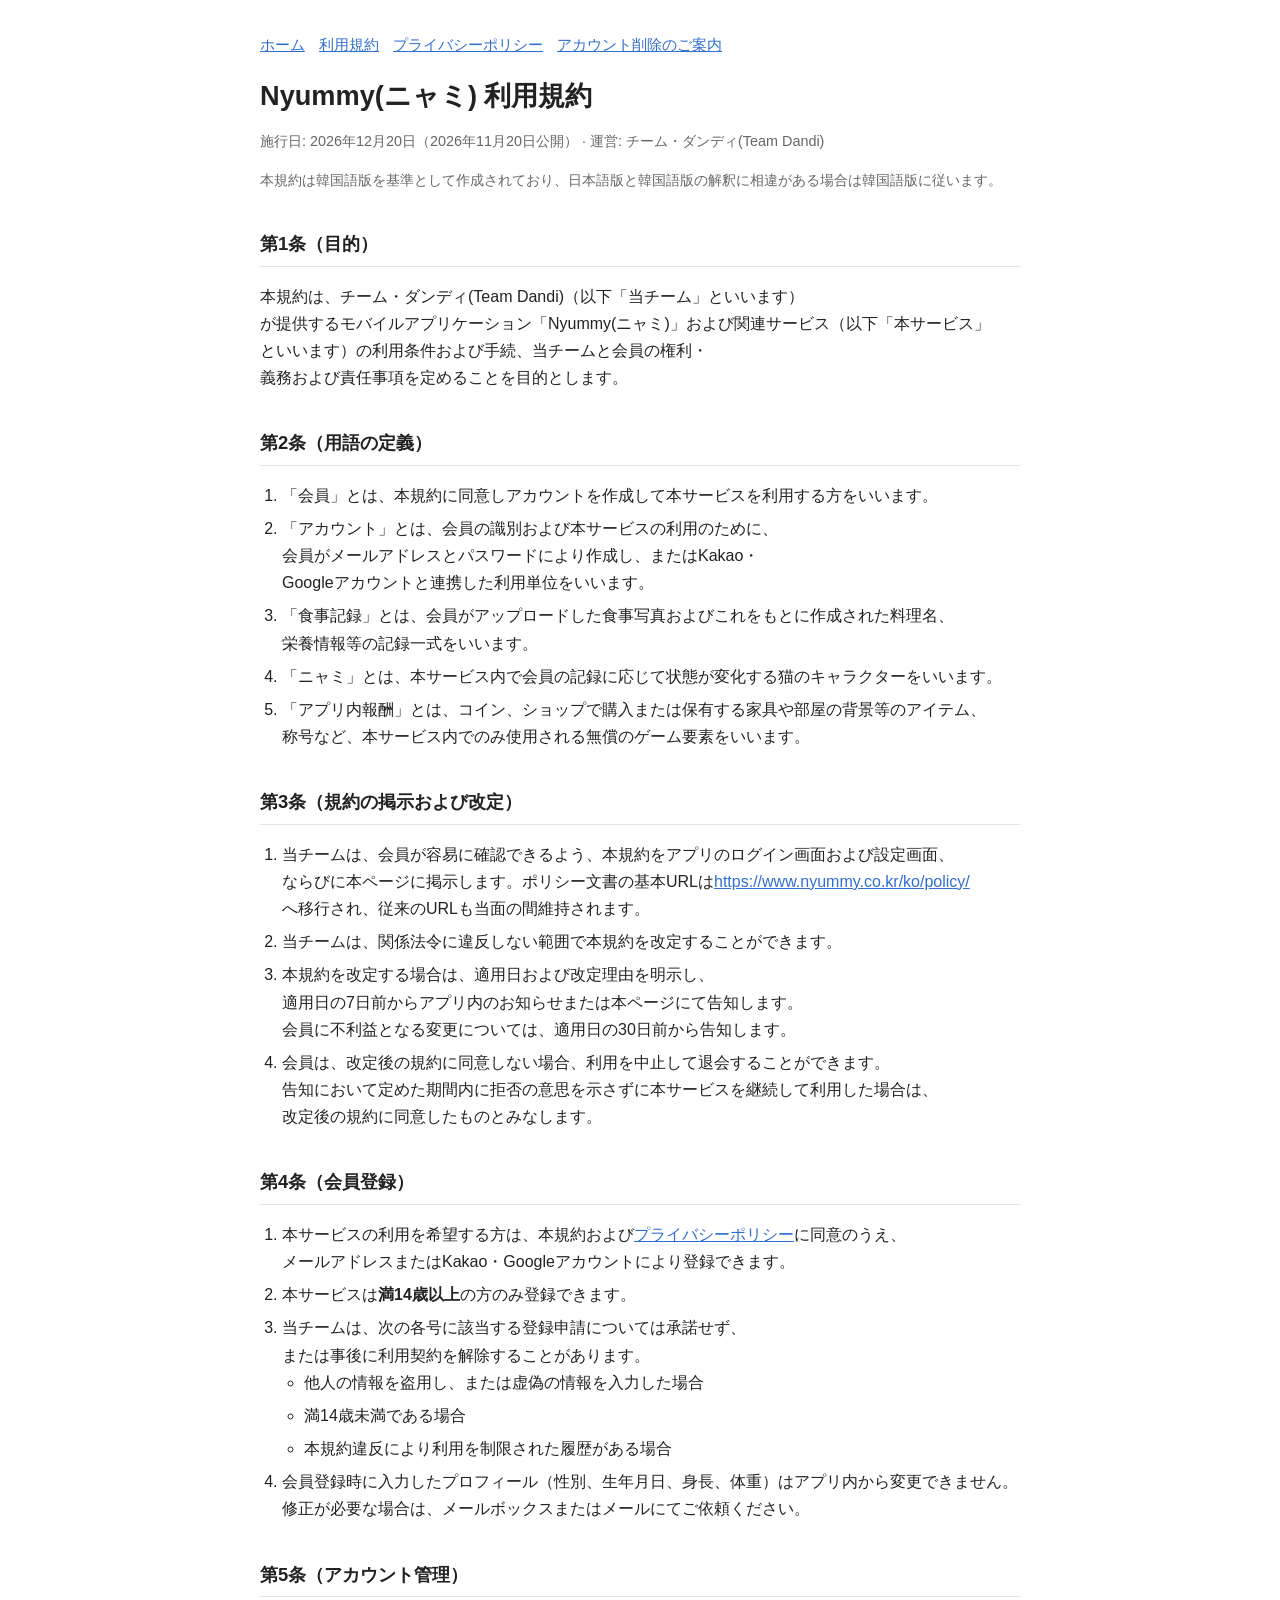
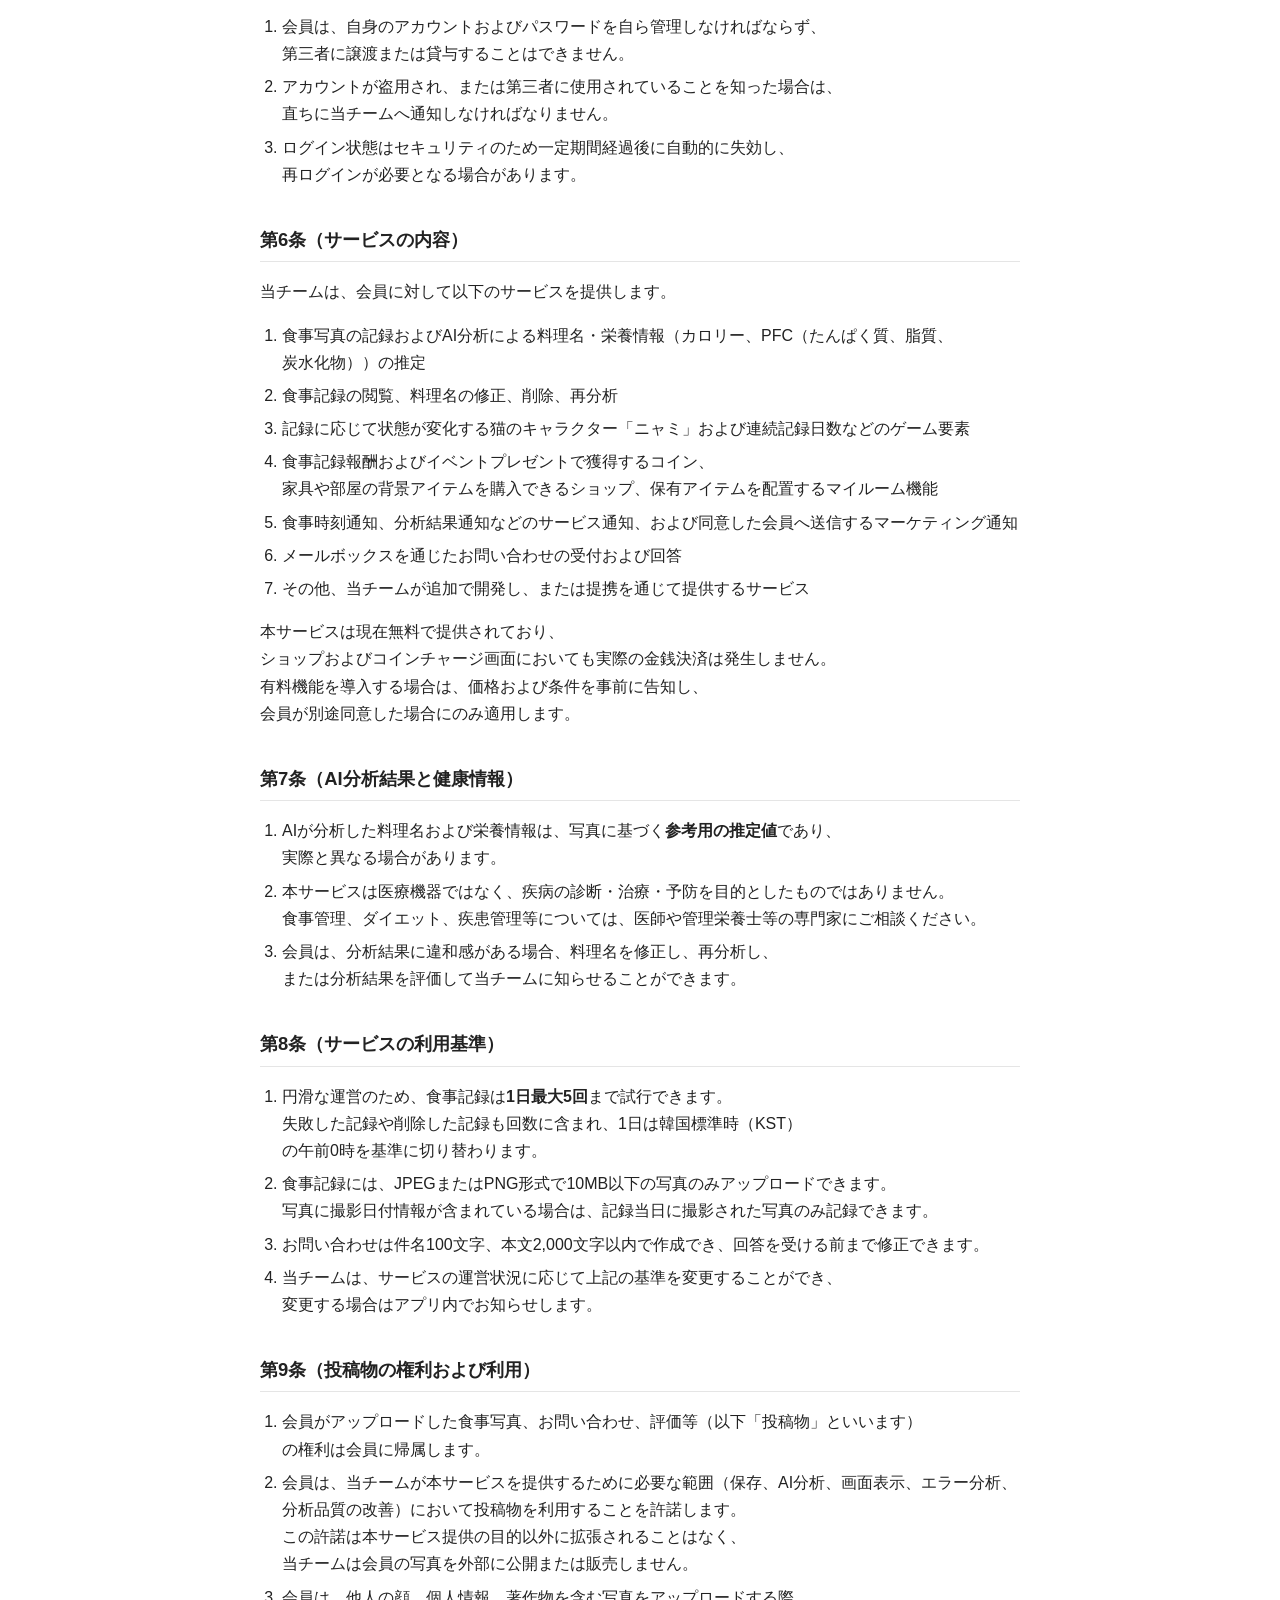
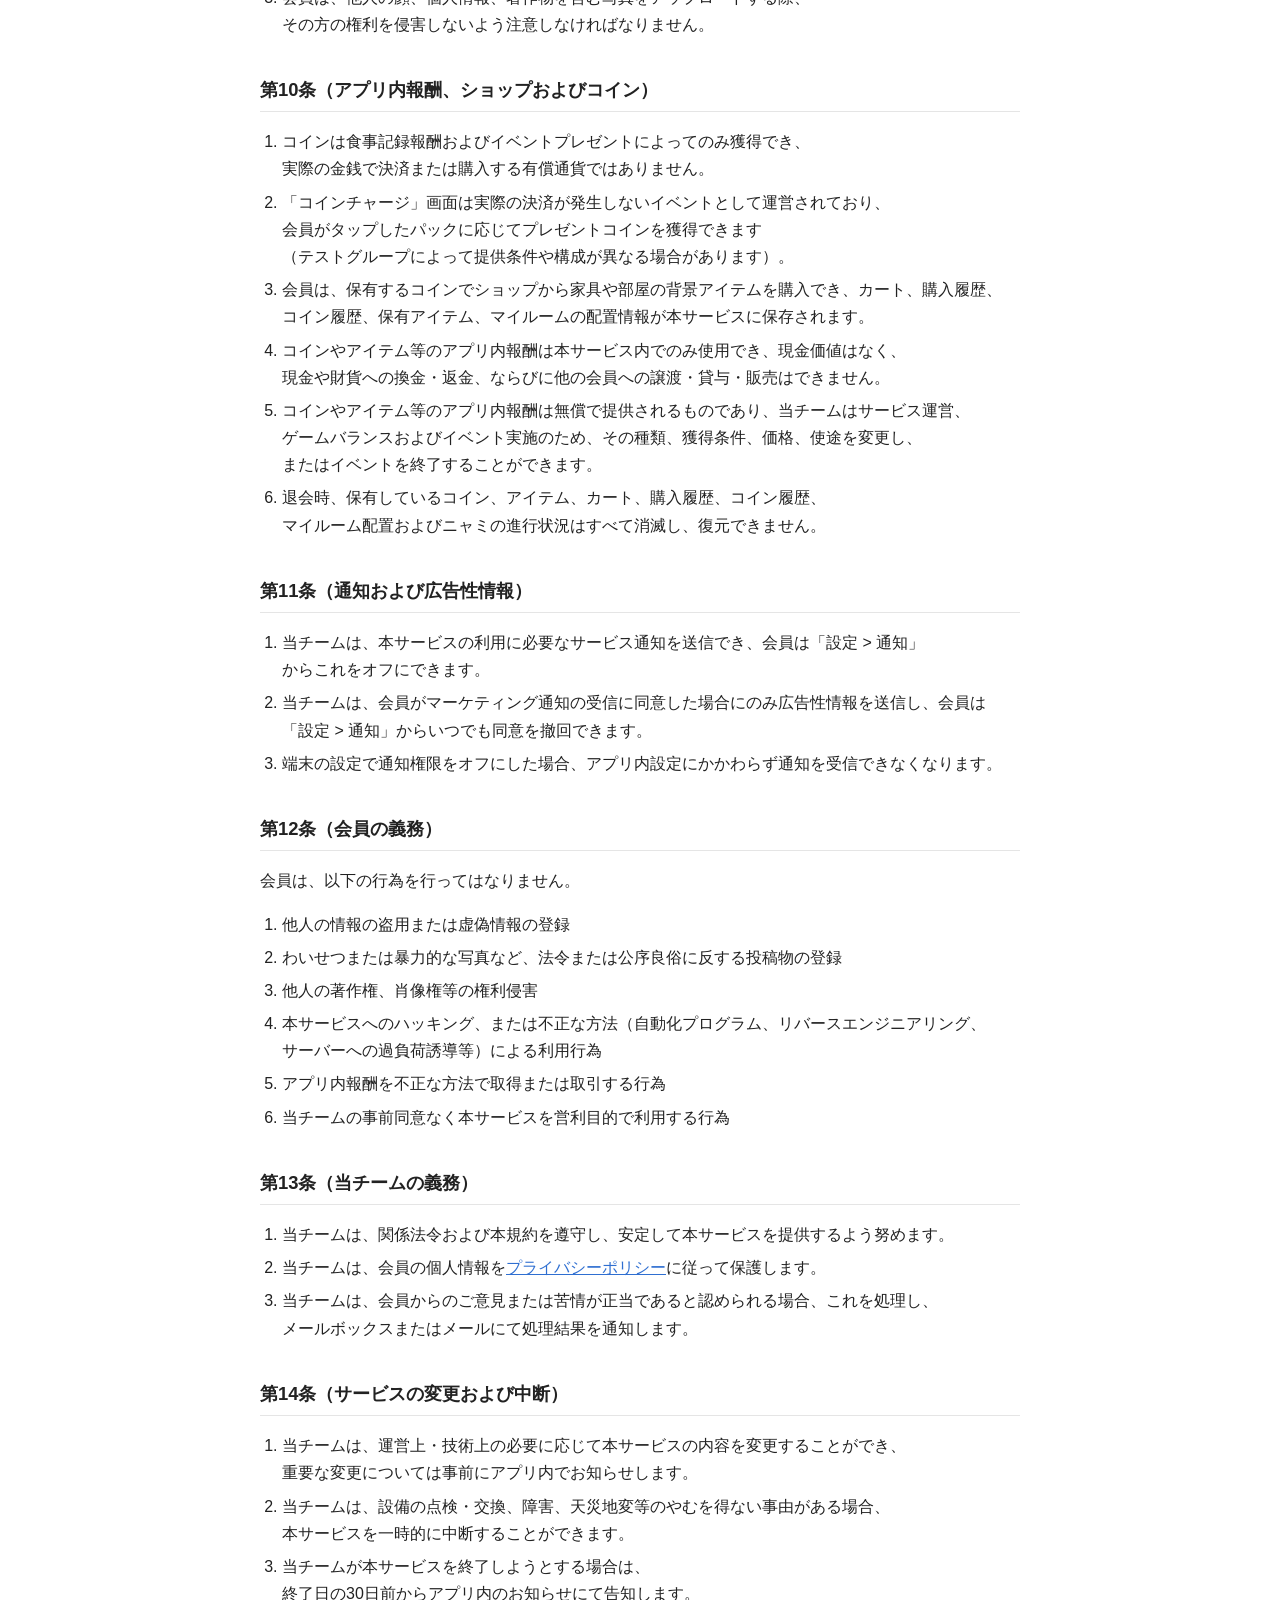
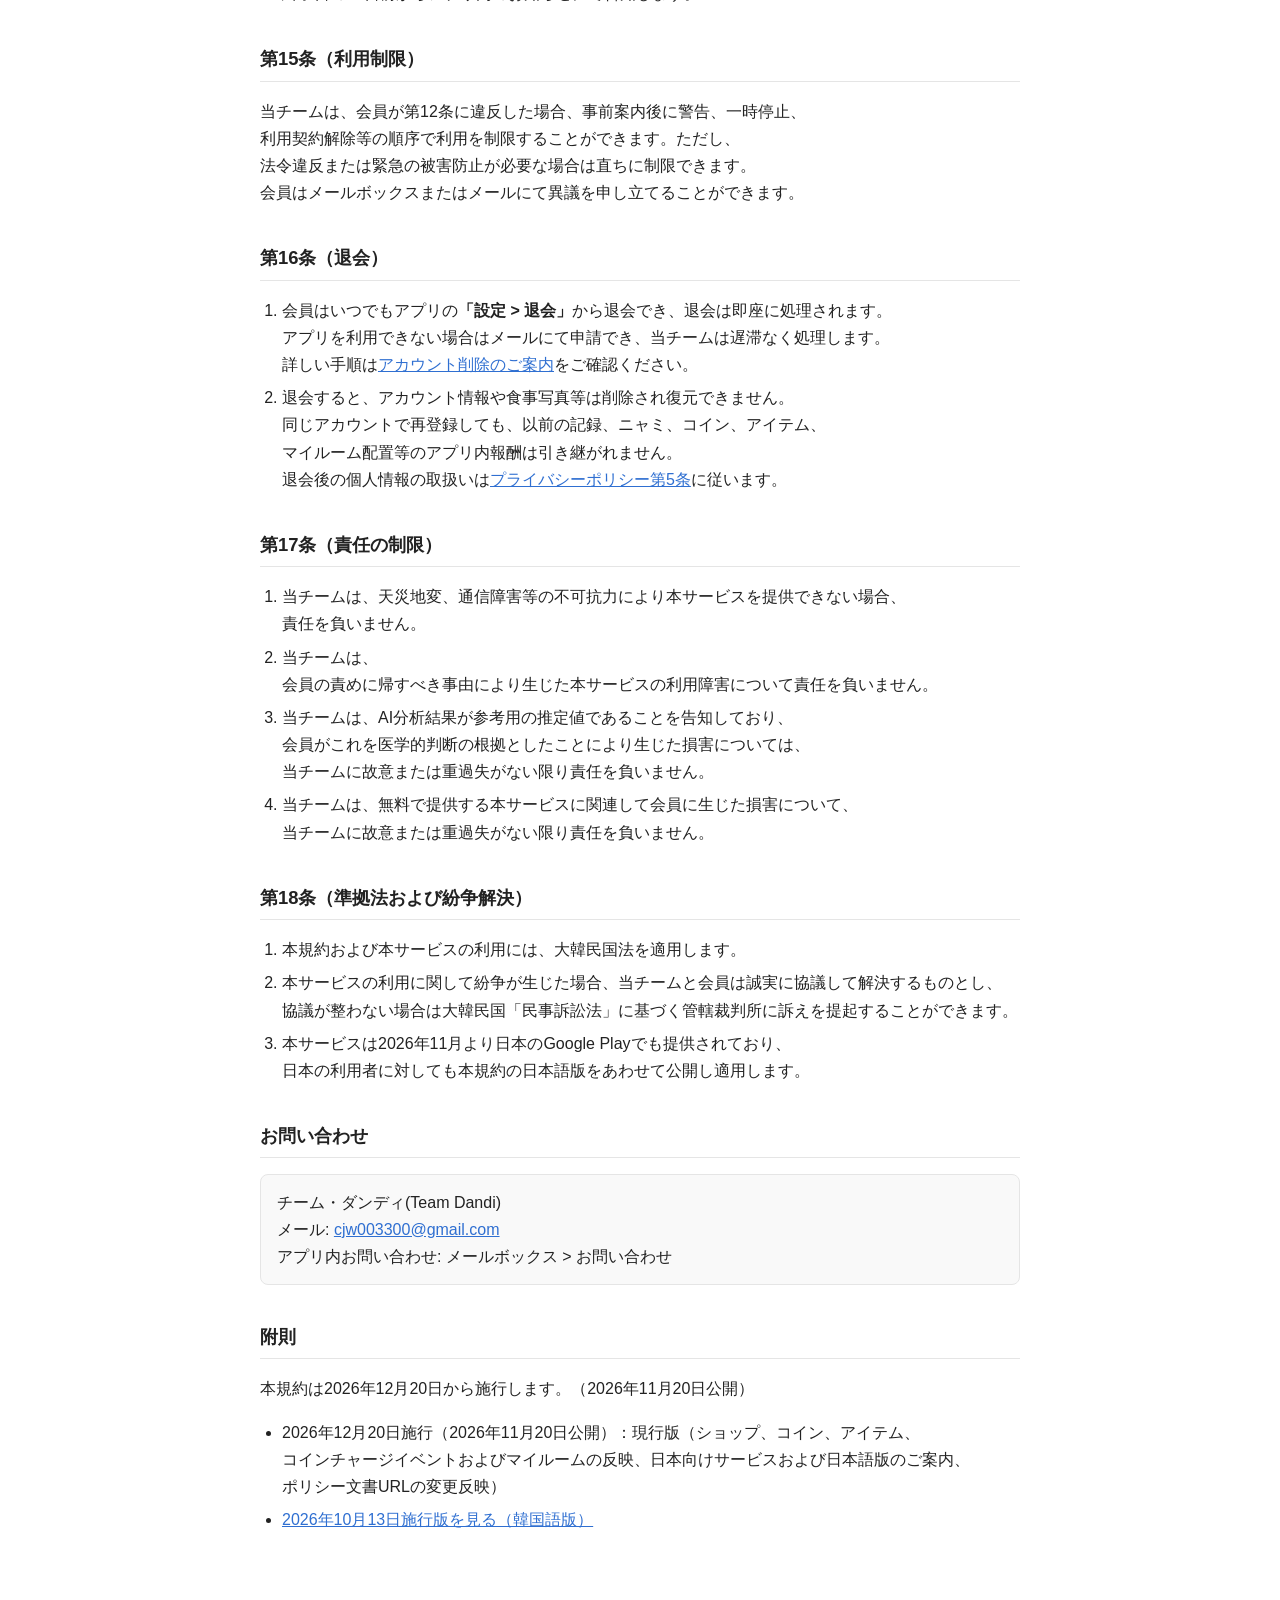
<file: jp/policy/terms.html>
<!DOCTYPE html>
<html lang="ja">
<head>
<meta charset="UTF-8">
<meta name="viewport" content="width=device-width, initial-scale=1.0">
<meta name="color-scheme" content="light">
<title>Nyummy(ニャミ) 利用規約</title>
<link rel="stylesheet" href="./style.css">
</head>
<body>
<nav class="top"><a href="./">ホーム</a><a href="./terms.html">利用規約</a><a href="./privacy.html">プライバシーポリシー</a><a href="./account-deletion.html">アカウント削除のご案内</a></nav>

<h1>Nyummy(ニャミ) 利用規約</h1>
<p class="meta">施行日: 2026年12月20日（2026年11月20日公開） · 運営: チーム・ダンディ(Team Dandi)</p>
<p class="meta">本規約は韓国語版を基準として作成されており、日本語版と韓国語版の解釈に相違がある場合は韓国語版に従います。</p>

<h2 id="a1">第1条（目的）</h2>
<p>本規約は、チーム・ダンディ(Team Dandi)（以下「当チーム」といいます）が提供するモバイルアプリケーション「Nyummy(ニャミ)」および関連サービス（以下「本サービス」といいます）の利用条件および手続、当チームと会員の権利・義務および責任事項を定めることを目的とします。</p>

<h2 id="a2">第2条（用語の定義）</h2>
<ol>
  <li>「会員」とは、本規約に同意しアカウントを作成して本サービスを利用する方をいいます。</li>
  <li>「アカウント」とは、会員の識別および本サービスの利用のために、会員がメールアドレスとパスワードにより作成し、またはKakao・Googleアカウントと連携した利用単位をいいます。</li>
  <li>「食事記録」とは、会員がアップロードした食事写真およびこれをもとに作成された料理名、栄養情報等の記録一式をいいます。</li>
  <li>「ニャミ」とは、本サービス内で会員の記録に応じて状態が変化する猫のキャラクターをいいます。</li>
  <li>「アプリ内報酬」とは、コイン、ショップで購入または保有する家具や部屋の背景等のアイテム、称号など、本サービス内でのみ使用される無償のゲーム要素をいいます。</li>
</ol>

<h2 id="a3">第3条（規約の掲示および改定）</h2>
<ol>
  <li>当チームは、会員が容易に確認できるよう、本規約をアプリのログイン画面および設定画面、ならびに本ページに掲示します。ポリシー文書の基本URLは<a href="https://www.nyummy.co.kr/ko/policy/">https://www.nyummy.co.kr/ko/policy/</a>へ移行され、従来のURLも当面の間維持されます。</li>
  <li>当チームは、関係法令に違反しない範囲で本規約を改定することができます。</li>
  <li>本規約を改定する場合は、適用日および改定理由を明示し、適用日の7日前からアプリ内のお知らせまたは本ページにて告知します。会員に不利益となる変更については、適用日の30日前から告知します。</li>
  <li>会員は、改定後の規約に同意しない場合、利用を中止して退会することができます。告知において定めた期間内に拒否の意思を示さずに本サービスを継続して利用した場合は、改定後の規約に同意したものとみなします。</li>
</ol>

<h2 id="a4">第4条（会員登録）</h2>
<ol>
  <li>本サービスの利用を希望する方は、本規約および<a href="./privacy.html">プライバシーポリシー</a>に同意のうえ、メールアドレスまたはKakao・Googleアカウントにより登録できます。</li>
  <li>本サービスは<b>満14歳以上</b>の方のみ登録できます。</li>
  <li>当チームは、次の各号に該当する登録申請については承諾せず、または事後に利用契約を解除することがあります。
    <ul>
      <li>他人の情報を盗用し、または虚偽の情報を入力した場合</li>
      <li>満14歳未満である場合</li>
      <li>本規約違反により利用を制限された履歴がある場合</li>
    </ul>
  </li>
  <li>会員登録時に入力したプロフィール（性別、生年月日、身長、体重）はアプリ内から変更できません。修正が必要な場合は、メールボックスまたはメールにてご依頼ください。</li>
</ol>

<h2 id="a5">第5条（アカウント管理）</h2>
<ol>
  <li>会員は、自身のアカウントおよびパスワードを自ら管理しなければならず、第三者に譲渡または貸与することはできません。</li>
  <li>アカウントが盗用され、または第三者に使用されていることを知った場合は、直ちに当チームへ通知しなければなりません。</li>
  <li>ログイン状態はセキュリティのため一定期間経過後に自動的に失効し、再ログインが必要となる場合があります。</li>
</ol>

<h2 id="a6">第6条（サービスの内容）</h2>
<p>当チームは、会員に対して以下のサービスを提供します。</p>
<ol>
  <li>食事写真の記録およびAI分析による料理名・栄養情報（カロリー、PFC（たんぱく質、脂質、炭水化物））の推定</li>
  <li>食事記録の閲覧、料理名の修正、削除、再分析</li>
  <li>記録に応じて状態が変化する猫のキャラクター「ニャミ」および連続記録日数などのゲーム要素</li>
  <li>食事記録報酬およびイベントプレゼントで獲得するコイン、家具や部屋の背景アイテムを購入できるショップ、保有アイテムを配置するマイルーム機能</li>
  <li>食事時刻通知、分析結果通知などのサービス通知、および同意した会員へ送信するマーケティング通知</li>
  <li>メールボックスを通じたお問い合わせの受付および回答</li>
  <li>その他、当チームが追加で開発し、または提携を通じて提供するサービス</li>
</ol>
<p>本サービスは現在無料で提供されており、ショップおよびコインチャージ画面においても実際の金銭決済は発生しません。有料機能を導入する場合は、価格および条件を事前に告知し、会員が別途同意した場合にのみ適用します。</p>

<h2 id="a7">第7条（AI分析結果と健康情報）</h2>
<ol>
  <li>AIが分析した料理名および栄養情報は、写真に基づく<b>参考用の推定値</b>であり、実際と異なる場合があります。</li>
  <li>本サービスは医療機器ではなく、疾病の診断・治療・予防を目的としたものではありません。食事管理、ダイエット、疾患管理等については、医師や管理栄養士等の専門家にご相談ください。</li>
  <li>会員は、分析結果に違和感がある場合、料理名を修正し、再分析し、または分析結果を評価して当チームに知らせることができます。</li>
</ol>

<h2 id="a8">第8条（サービスの利用基準）</h2>
<ol>
  <li>円滑な運営のため、食事記録は<b>1日最大5回</b>まで試行できます。失敗した記録や削除した記録も回数に含まれ、1日は韓国標準時（KST）の午前0時を基準に切り替わります。</li>
  <li>食事記録には、JPEGまたはPNG形式で10MB以下の写真のみアップロードできます。写真に撮影日付情報が含まれている場合は、記録当日に撮影された写真のみ記録できます。</li>
  <li>お問い合わせは件名100文字、本文2,000文字以内で作成でき、回答を受ける前まで修正できます。</li>
  <li>当チームは、サービスの運営状況に応じて上記の基準を変更することができ、変更する場合はアプリ内でお知らせします。</li>
</ol>

<h2 id="a9">第9条（投稿物の権利および利用）</h2>
<ol>
  <li>会員がアップロードした食事写真、お問い合わせ、評価等（以下「投稿物」といいます）の権利は会員に帰属します。</li>
  <li>会員は、当チームが本サービスを提供するために必要な範囲（保存、AI分析、画面表示、エラー分析、分析品質の改善）において投稿物を利用することを許諾します。この許諾は本サービス提供の目的以外に拡張されることはなく、当チームは会員の写真を外部に公開または販売しません。</li>
  <li>会員は、他人の顔、個人情報、著作物を含む写真をアップロードする際、その方の権利を侵害しないよう注意しなければなりません。</li>
</ol>

<h2 id="a10">第10条（アプリ内報酬、ショップおよびコイン）</h2>
<ol>
  <li>コインは食事記録報酬およびイベントプレゼントによってのみ獲得でき、実際の金銭で決済または購入する有償通貨ではありません。</li>
  <li>「コインチャージ」画面は実際の決済が発生しないイベントとして運営されており、会員がタップしたパックに応じてプレゼントコインを獲得できます（テストグループによって提供条件や構成が異なる場合があります）。</li>
  <li>会員は、保有するコインでショップから家具や部屋の背景アイテムを購入でき、カート、購入履歴、コイン履歴、保有アイテム、マイルームの配置情報が本サービスに保存されます。</li>
  <li>コインやアイテム等のアプリ内報酬は本サービス内でのみ使用でき、現金価値はなく、現金や財貨への換金・返金、ならびに他の会員への譲渡・貸与・販売はできません。</li>
  <li>コインやアイテム等のアプリ内報酬は無償で提供されるものであり、当チームはサービス運営、ゲームバランスおよびイベント実施のため、その種類、獲得条件、価格、使途を変更し、またはイベントを終了することができます。</li>
  <li>退会時、保有しているコイン、アイテム、カート、購入履歴、コイン履歴、マイルーム配置およびニャミの進行状況はすべて消滅し、復元できません。</li>
</ol>

<h2 id="a11">第11条（通知および広告性情報）</h2>
<ol>
  <li>当チームは、本サービスの利用に必要なサービス通知を送信でき、会員は「設定 &gt; 通知」からこれをオフにできます。</li>
  <li>当チームは、会員がマーケティング通知の受信に同意した場合にのみ広告性情報を送信し、会員は「設定 &gt; 通知」からいつでも同意を撤回できます。</li>
  <li>端末の設定で通知権限をオフにした場合、アプリ内設定にかかわらず通知を受信できなくなります。</li>
</ol>

<h2 id="a12">第12条（会員の義務）</h2>
<p>会員は、以下の行為を行ってはなりません。</p>
<ol>
  <li>他人の情報の盗用または虚偽情報の登録</li>
  <li>わいせつまたは暴力的な写真など、法令または公序良俗に反する投稿物の登録</li>
  <li>他人の著作権、肖像権等の権利侵害</li>
  <li>本サービスへのハッキング、または不正な方法（自動化プログラム、リバースエンジニアリング、サーバーへの過負荷誘導等）による利用行為</li>
  <li>アプリ内報酬を不正な方法で取得または取引する行為</li>
  <li>当チームの事前同意なく本サービスを営利目的で利用する行為</li>
</ol>

<h2 id="a13">第13条（当チームの義務）</h2>
<ol>
  <li>当チームは、関係法令および本規約を遵守し、安定して本サービスを提供するよう努めます。</li>
  <li>当チームは、会員の個人情報を<a href="./privacy.html">プライバシーポリシー</a>に従って保護します。</li>
  <li>当チームは、会員からのご意見または苦情が正当であると認められる場合、これを処理し、メールボックスまたはメールにて処理結果を通知します。</li>
</ol>

<h2 id="a14">第14条（サービスの変更および中断）</h2>
<ol>
  <li>当チームは、運営上・技術上の必要に応じて本サービスの内容を変更することができ、重要な変更については事前にアプリ内でお知らせします。</li>
  <li>当チームは、設備の点検・交換、障害、天災地変等のやむを得ない事由がある場合、本サービスを一時的に中断することができます。</li>
  <li>当チームが本サービスを終了しようとする場合は、終了日の30日前からアプリ内のお知らせにて告知します。</li>
</ol>

<h2 id="a15">第15条（利用制限）</h2>
<p>当チームは、会員が第12条に違反した場合、事前案内後に警告、一時停止、利用契約解除等の順序で利用を制限することができます。ただし、法令違反または緊急の被害防止が必要な場合は直ちに制限できます。会員はメールボックスまたはメールにて異議を申し立てることができます。</p>

<h2 id="a16">第16条（退会）</h2>
<ol>
  <li>会員はいつでもアプリの<b>「設定 &gt; 退会」</b>から退会でき、退会は即座に処理されます。アプリを利用できない場合はメールにて申請でき、当チームは遅滞なく処理します。詳しい手順は<a href="./account-deletion.html">アカウント削除のご案内</a>をご確認ください。</li>
  <li>退会すると、アカウント情報や食事写真等は削除され復元できません。同じアカウントで再登録しても、以前の記録、ニャミ、コイン、アイテム、マイルーム配置等のアプリ内報酬は引き継がれません。退会後の個人情報の取扱いは<a href="./privacy.html#retention">プライバシーポリシー第5条</a>に従います。</li>
</ol>

<h2 id="a17">第17条（責任の制限）</h2>
<ol>
  <li>当チームは、天災地変、通信障害等の不可抗力により本サービスを提供できない場合、責任を負いません。</li>
  <li>当チームは、会員の責めに帰すべき事由により生じた本サービスの利用障害について責任を負いません。</li>
  <li>当チームは、AI分析結果が参考用の推定値であることを告知しており、会員がこれを医学的判断の根拠としたことにより生じた損害については、当チームに故意または重過失がない限り責任を負いません。</li>
  <li>当チームは、無料で提供する本サービスに関連して会員に生じた損害について、当チームに故意または重過失がない限り責任を負いません。</li>
</ol>

<h2 id="a18">第18条（準拠法および紛争解決）</h2>
<ol>
  <li>本規約および本サービスの利用には、大韓民国法を適用します。</li>
  <li>本サービスの利用に関して紛争が生じた場合、当チームと会員は誠実に協議して解決するものとし、協議が整わない場合は大韓民国「民事訴訟法」に基づく管轄裁判所に訴えを提起することができます。</li>
  <li>本サービスは2026年11月より日本のGoogle Playでも提供されており、日本の利用者に対しても本規約の日本語版をあわせて公開し適用します。</li>
</ol>

<h2 id="contact">お問い合わせ</h2>
<div class="box">
  チーム・ダンディ(Team Dandi)<br>
  メール: <a href="mailto:cjw003300@gmail.com">cjw003300@gmail.com</a><br>
  アプリ内お問い合わせ: メールボックス &gt; お問い合わせ
</div>

<h2 id="appendix">附則</h2>
<p>本規約は2026年12月20日から施行します。（2026年11月20日公開）</p>
<ul>
  <li>2026年12月20日施行（2026年11月20日公開）：現行版（ショップ、コイン、アイテム、コインチャージイベントおよびマイルームの反映、日本向けサービスおよび日本語版のご案内、ポリシー文書URLの変更反映）</li>
  <li><a href="../../ko/policy/terms-2026-10-13.html">2026年10月13日施行版を見る（韓国語版）</a></li>
</ul>
<script src="./inapp.js"></script>
</body>
</html>
</file>
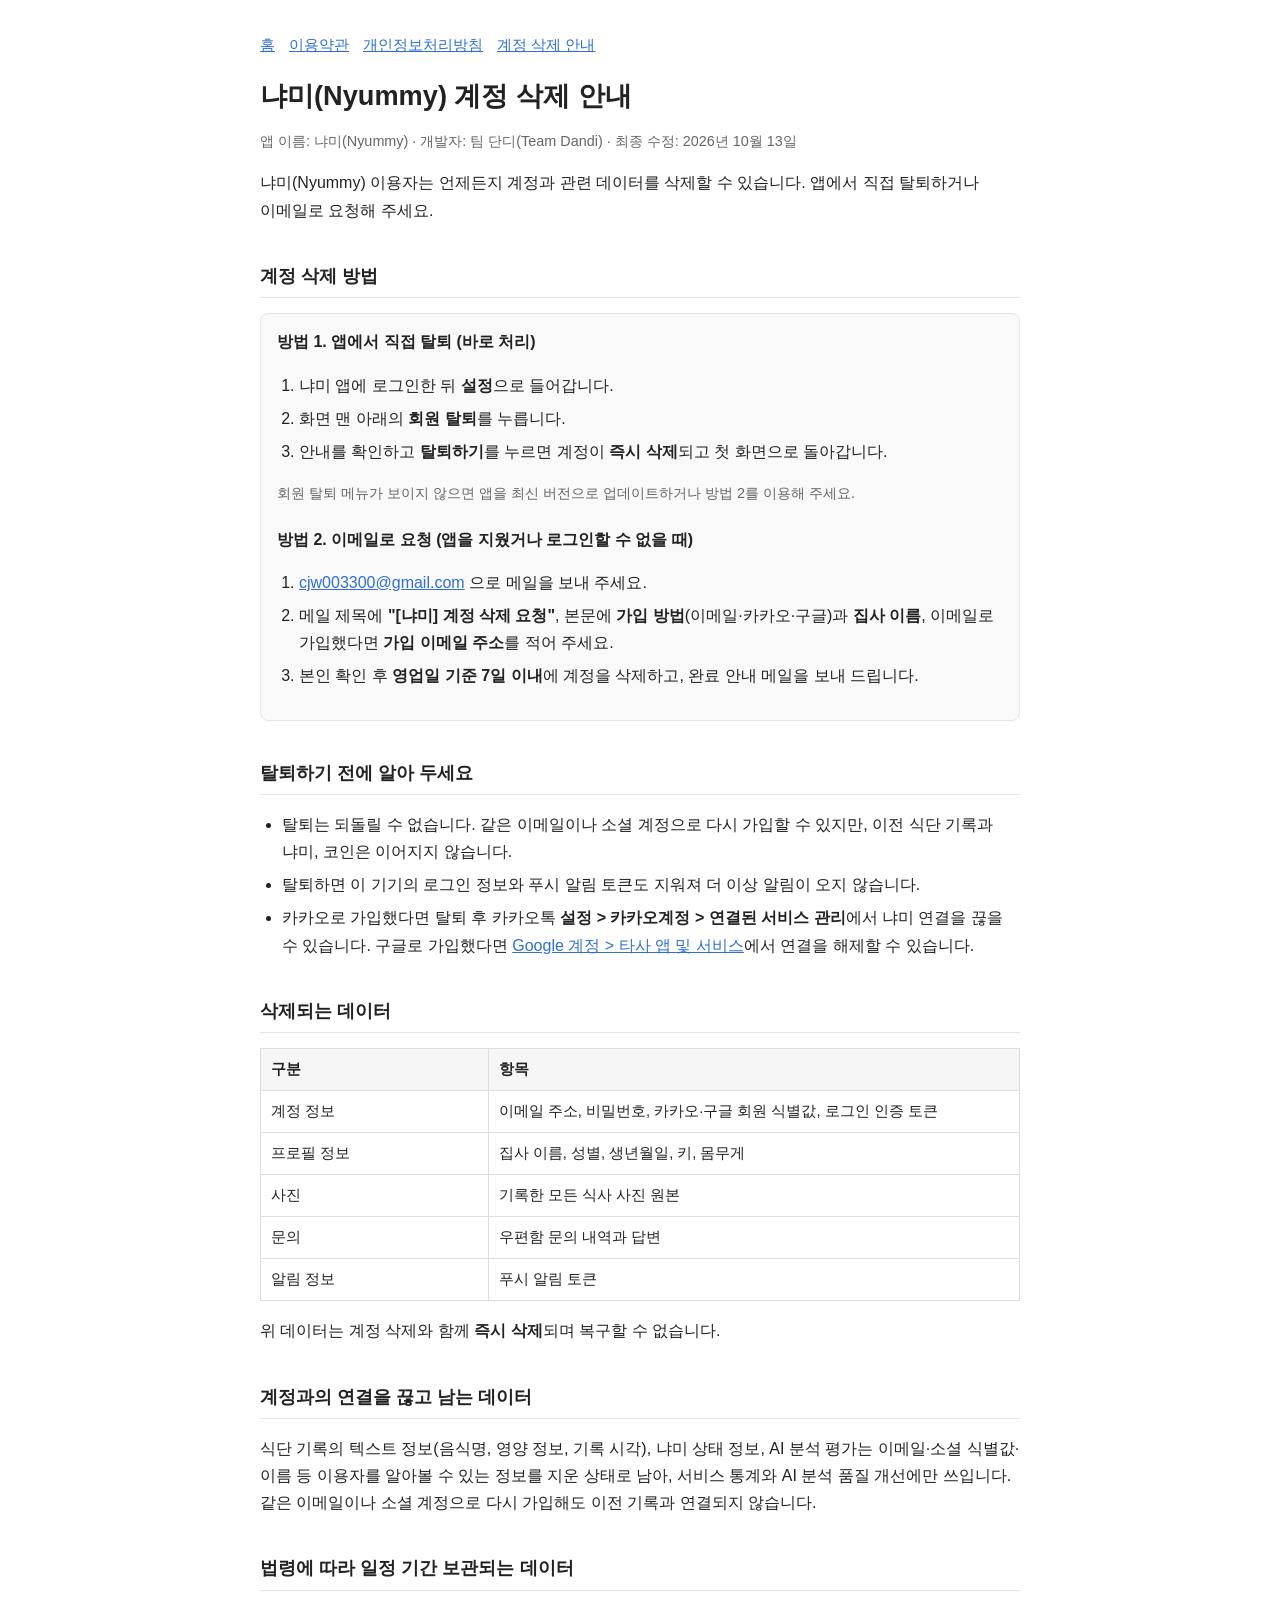
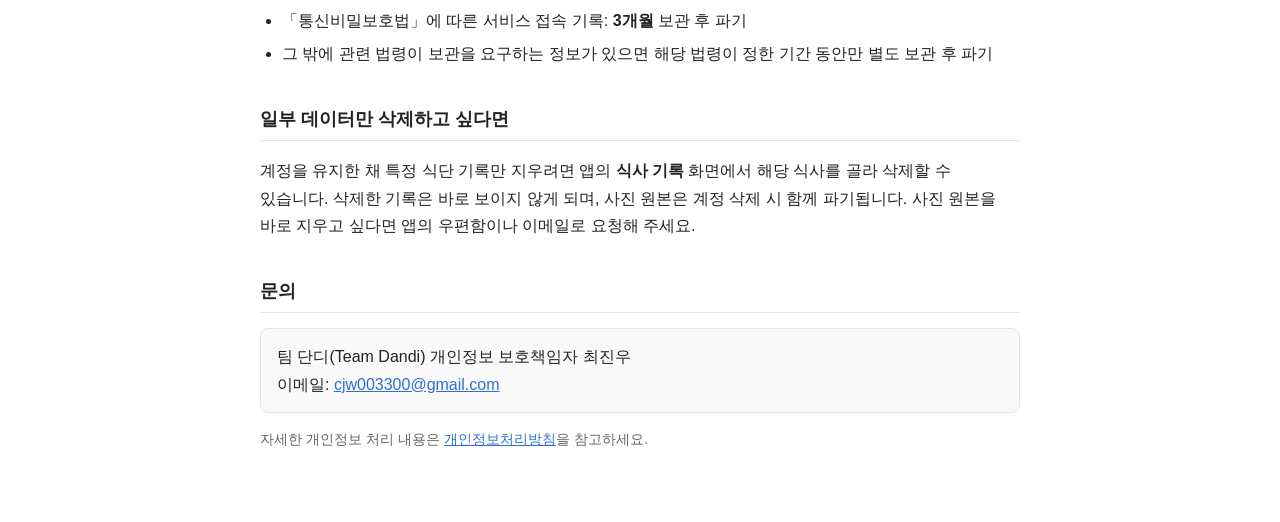
<file: ko/policy/account-deletion.html>
<!DOCTYPE html>
<html lang="ko">
<head>
<meta charset="UTF-8">
<meta name="viewport" content="width=device-width, initial-scale=1.0">
<meta name="color-scheme" content="light">
<title>냐미(Nyummy) 계정 삭제 안내</title>
<link rel="stylesheet" href="./style.css">
</head>
<body>
<nav class="top"><a href="./">홈</a><a href="./terms.html">이용약관</a><a href="./privacy.html">개인정보처리방침</a><a href="./account-deletion.html">계정 삭제 안내</a></nav>

<h1>냐미(Nyummy) 계정 삭제 안내</h1>
<p class="meta">앱 이름: 냐미(Nyummy) · 개발자: 팀 단디(Team Dandi) · 최종 수정: 2026년 10월 13일</p>

<p>냐미(Nyummy) 이용자는 언제든지 계정과 관련 데이터를 삭제할 수 있습니다. 앱에서 직접 탈퇴하거나 이메일로 요청해 주세요.</p>

<h2>계정 삭제 방법</h2>
<div class="box">
<h3 style="margin-top:0">방법 1. 앱에서 직접 탈퇴 (바로 처리)</h3>
<ol>
  <li>냐미 앱에 로그인한 뒤 <b>설정</b>으로 들어갑니다.</li>
  <li>화면 맨 아래의 <b>회원 탈퇴</b>를 누릅니다.</li>
  <li>안내를 확인하고 <b>탈퇴하기</b>를 누르면 계정이 <b>즉시 삭제</b>되고 첫 화면으로 돌아갑니다.</li>
</ol>
<p class="meta" style="margin:0">회원 탈퇴 메뉴가 보이지 않으면 앱을 최신 버전으로 업데이트하거나 방법 2를 이용해 주세요.</p>
<h3>방법 2. 이메일로 요청 (앱을 지웠거나 로그인할 수 없을 때)</h3>
<ol>
  <li><a href="mailto:cjw003300@gmail.com?subject=%5B%EB%83%90%EB%AF%B8%5D%20%EA%B3%84%EC%A0%95%20%EC%82%AD%EC%A0%9C%20%EC%9A%94%EC%B2%AD">cjw003300@gmail.com</a> 으로 메일을 보내 주세요.</li>
  <li>메일 제목에 <b>"[냐미] 계정 삭제 요청"</b>, 본문에 <b>가입 방법</b>(이메일·카카오·구글)과 <b>집사 이름</b>, 이메일로 가입했다면 <b>가입 이메일 주소</b>를 적어 주세요.</li>
  <li>본인 확인 후 <b>영업일 기준 7일 이내</b>에 계정을 삭제하고, 완료 안내 메일을 보내 드립니다.</li>
</ol>
</div>

<h2>탈퇴하기 전에 알아 두세요</h2>
<ul>
  <li>탈퇴는 되돌릴 수 없습니다. 같은 이메일이나 소셜 계정으로 다시 가입할 수 있지만, 이전 식단 기록과 냐미, 코인은 이어지지 않습니다.</li>
  <li>탈퇴하면 이 기기의 로그인 정보와 푸시 알림 토큰도 지워져 더 이상 알림이 오지 않습니다.</li>
  <li>카카오로 가입했다면 탈퇴 후 카카오톡 <b>설정 &gt; 카카오계정 &gt; 연결된 서비스 관리</b>에서 냐미 연결을 끊을 수 있습니다. 구글로 가입했다면 <a href="https://myaccount.google.com/connections">Google 계정 &gt; 타사 앱 및 서비스</a>에서 연결을 해제할 수 있습니다.</li>
</ul>

<h2>삭제되는 데이터</h2>
<div class="table-wrap"><table>
  <tr><th style="width:30%">구분</th><th>항목</th></tr>
  <tr><td>계정 정보</td><td>이메일 주소, 비밀번호, 카카오·구글 회원 식별값, 로그인 인증 토큰</td></tr>
  <tr><td>프로필 정보</td><td>집사 이름, 성별, 생년월일, 키, 몸무게</td></tr>
  <tr><td>사진</td><td>기록한 모든 식사 사진 원본</td></tr>
  <tr><td>문의</td><td>우편함 문의 내역과 답변</td></tr>
  <tr><td>알림 정보</td><td>푸시 알림 토큰</td></tr>
</table></div>
<p>위 데이터는 계정 삭제와 함께 <b>즉시 삭제</b>되며 복구할 수 없습니다.</p>

<h2>계정과의 연결을 끊고 남는 데이터</h2>
<p>식단 기록의 텍스트 정보(음식명, 영양 정보, 기록 시각), 냐미 상태 정보, AI 분석 평가는 이메일·소셜 식별값·이름 등 이용자를 알아볼 수 있는 정보를 지운 상태로 남아, 서비스 통계와 AI 분석 품질 개선에만 쓰입니다. 같은 이메일이나 소셜 계정으로 다시 가입해도 이전 기록과 연결되지 않습니다.</p>

<h2>법령에 따라 일정 기간 보관되는 데이터</h2>
<ul>
  <li>「통신비밀보호법」에 따른 서비스 접속 기록: <b>3개월</b> 보관 후 파기</li>
  <li>그 밖에 관련 법령이 보관을 요구하는 정보가 있으면 해당 법령이 정한 기간 동안만 별도 보관 후 파기</li>
</ul>

<h2>일부 데이터만 삭제하고 싶다면</h2>
<p>계정을 유지한 채 특정 식단 기록만 지우려면 앱의 <b>식사 기록</b> 화면에서 해당 식사를 골라 삭제할 수 있습니다. 삭제한 기록은 바로 보이지 않게 되며, 사진 원본은 계정 삭제 시 함께 파기됩니다. 사진 원본을 바로 지우고 싶다면 앱의 우편함이나 이메일로 요청해 주세요.</p>

<h2>문의</h2>
<div class="box">
  팀 단디(Team Dandi) 개인정보 보호책임자 최진우<br>
  이메일: <a href="mailto:cjw003300@gmail.com">cjw003300@gmail.com</a>
</div>

<p class="meta">자세한 개인정보 처리 내용은 <a href="./privacy.html">개인정보처리방침</a>을 참고하세요.</p>
<script src="./inapp.js"></script>
</body>
</html>
</file>
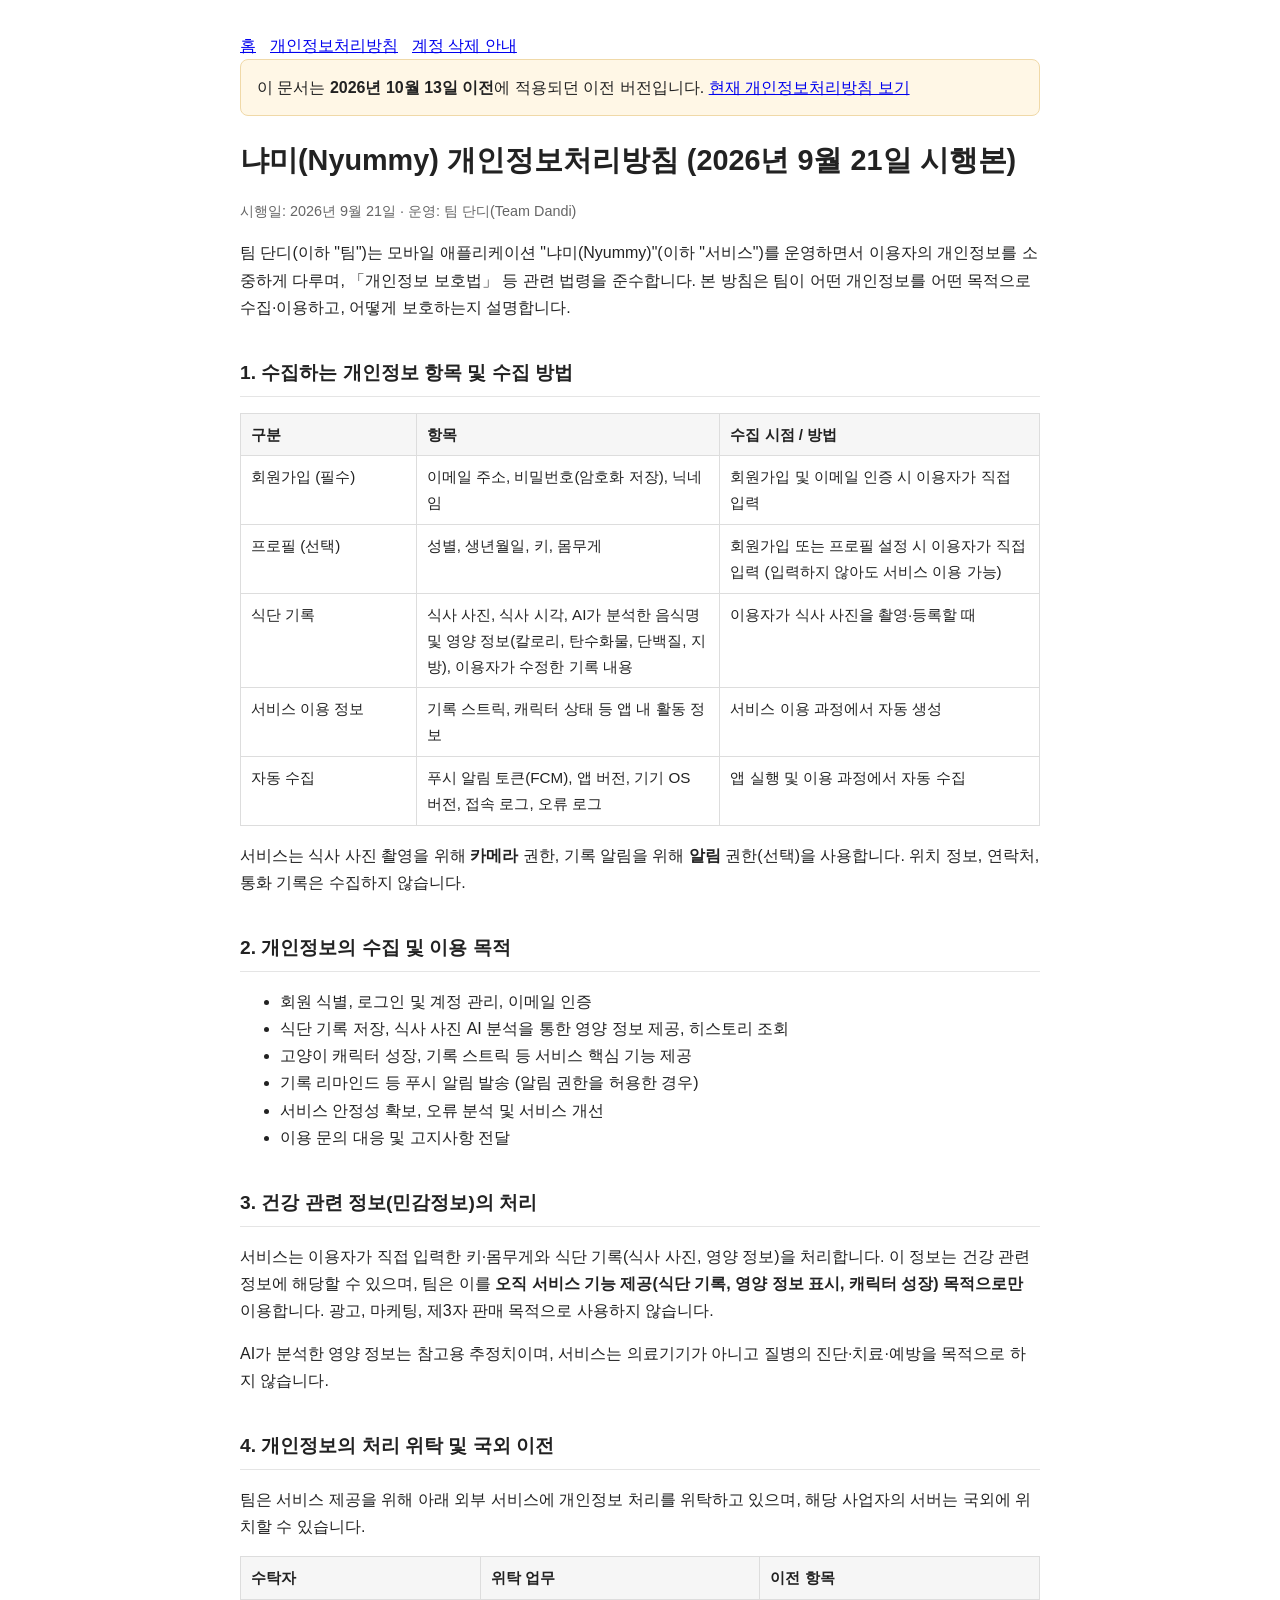
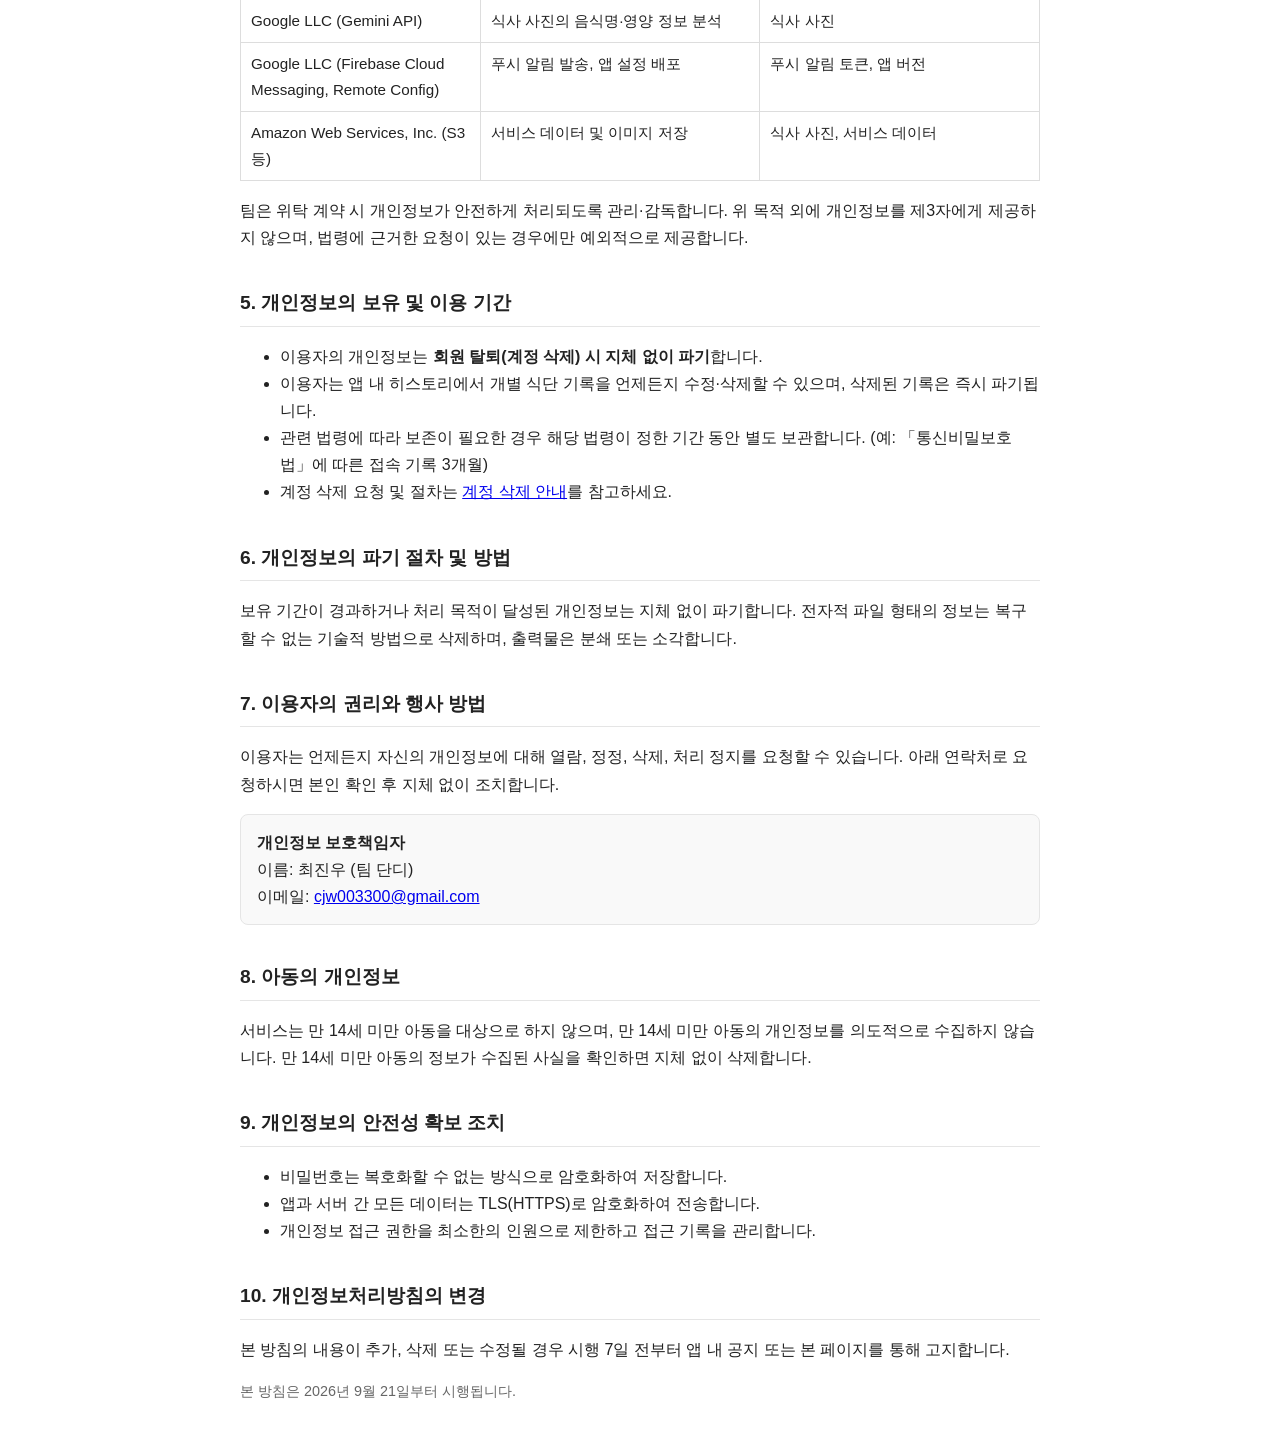
<file: ko/policy/privacy-2026-09-21.html>
<!DOCTYPE html>
<html lang="ko">
<head>
<meta charset="UTF-8">
<meta name="viewport" content="width=device-width, initial-scale=1.0">
<title>냐미(Nyummy) 개인정보처리방침 (2026.09.21 시행본)</title>
<meta name="robots" content="noindex">
<style>
  body { font-family: -apple-system, BlinkMacSystemFont, "Apple SD Gothic Neo", "Noto Sans KR", "Malgun Gothic", sans-serif; line-height: 1.7; color: #222; max-width: 800px; margin: 0 auto; padding: 32px 20px; }
  h1 { font-size: 1.8rem; margin-bottom: 4px; }
  h2 { font-size: 1.2rem; margin-top: 36px; border-bottom: 1px solid #e5e5e5; padding-bottom: 6px; }
  table { border-collapse: collapse; width: 100%; margin: 12px 0; font-size: 0.95rem; }
  th, td { border: 1px solid #ddd; padding: 8px 10px; text-align: left; vertical-align: top; }
  th { background: #f6f6f6; }
  .meta { color: #666; font-size: 0.9rem; }
  nav a { margin-right: 14px; }
  .box { background: #f9f9f9; border: 1px solid #e5e5e5; border-radius: 8px; padding: 14px 16px; }
</style>
</head>
<body>
<nav><a href="./">홈</a><a href="./privacy.html">개인정보처리방침</a><a href="./account-deletion.html">계정 삭제 안내</a></nav>

<div class="box" style="background:#fff7e6;border-color:#f0d9a8;margin-bottom:16px">이 문서는 <b>2026년 10월 13일 이전</b>에 적용되던 이전 버전입니다. <a href="./privacy.html">현재 개인정보처리방침 보기</a></div>
<h1>냐미(Nyummy) 개인정보처리방침 (2026년 9월 21일 시행본)</h1>
<p class="meta">시행일: 2026년 9월 21일 · 운영: 팀 단디(Team Dandi)</p>

<p>팀 단디(이하 "팀")는 모바일 애플리케이션 "냐미(Nyummy)"(이하 "서비스")를 운영하면서 이용자의 개인정보를 소중하게 다루며, 「개인정보 보호법」 등 관련 법령을 준수합니다. 본 방침은 팀이 어떤 개인정보를 어떤 목적으로 수집·이용하고, 어떻게 보호하는지 설명합니다.</p>

<h2>1. 수집하는 개인정보 항목 및 수집 방법</h2>
<table>
  <tr><th style="width:22%">구분</th><th style="width:38%">항목</th><th>수집 시점 / 방법</th></tr>
  <tr><td>회원가입 (필수)</td><td>이메일 주소, 비밀번호(암호화 저장), 닉네임</td><td>회원가입 및 이메일 인증 시 이용자가 직접 입력</td></tr>
  <tr><td>프로필 (선택)</td><td>성별, 생년월일, 키, 몸무게</td><td>회원가입 또는 프로필 설정 시 이용자가 직접 입력 (입력하지 않아도 서비스 이용 가능)</td></tr>
  <tr><td>식단 기록</td><td>식사 사진, 식사 시각, AI가 분석한 음식명 및 영양 정보(칼로리, 탄수화물, 단백질, 지방), 이용자가 수정한 기록 내용</td><td>이용자가 식사 사진을 촬영·등록할 때</td></tr>
  <tr><td>서비스 이용 정보</td><td>기록 스트릭, 캐릭터 상태 등 앱 내 활동 정보</td><td>서비스 이용 과정에서 자동 생성</td></tr>
  <tr><td>자동 수집</td><td>푸시 알림 토큰(FCM), 앱 버전, 기기 OS 버전, 접속 로그, 오류 로그</td><td>앱 실행 및 이용 과정에서 자동 수집</td></tr>
</table>
<p>서비스는 식사 사진 촬영을 위해 <b>카메라</b> 권한, 기록 알림을 위해 <b>알림</b> 권한(선택)을 사용합니다. 위치 정보, 연락처, 통화 기록은 수집하지 않습니다.</p>

<h2>2. 개인정보의 수집 및 이용 목적</h2>
<ul>
  <li>회원 식별, 로그인 및 계정 관리, 이메일 인증</li>
  <li>식단 기록 저장, 식사 사진 AI 분석을 통한 영양 정보 제공, 히스토리 조회</li>
  <li>고양이 캐릭터 성장, 기록 스트릭 등 서비스 핵심 기능 제공</li>
  <li>기록 리마인드 등 푸시 알림 발송 (알림 권한을 허용한 경우)</li>
  <li>서비스 안정성 확보, 오류 분석 및 서비스 개선</li>
  <li>이용 문의 대응 및 고지사항 전달</li>
</ul>

<h2>3. 건강 관련 정보(민감정보)의 처리</h2>
<p>서비스는 이용자가 직접 입력한 키·몸무게와 식단 기록(식사 사진, 영양 정보)을 처리합니다. 이 정보는 건강 관련 정보에 해당할 수 있으며, 팀은 이를 <b>오직 서비스 기능 제공(식단 기록, 영양 정보 표시, 캐릭터 성장) 목적으로만</b> 이용합니다. 광고, 마케팅, 제3자 판매 목적으로 사용하지 않습니다.</p>
<p>AI가 분석한 영양 정보는 참고용 추정치이며, 서비스는 의료기기가 아니고 질병의 진단·치료·예방을 목적으로 하지 않습니다.</p>

<h2>4. 개인정보의 처리 위탁 및 국외 이전</h2>
<p>팀은 서비스 제공을 위해 아래 외부 서비스에 개인정보 처리를 위탁하고 있으며, 해당 사업자의 서버는 국외에 위치할 수 있습니다.</p>
<table>
  <tr><th style="width:30%">수탁자</th><th style="width:35%">위탁 업무</th><th>이전 항목</th></tr>
  <tr><td>Google LLC (Gemini API)</td><td>식사 사진의 음식명·영양 정보 분석</td><td>식사 사진</td></tr>
  <tr><td>Google LLC (Firebase Cloud Messaging, Remote Config)</td><td>푸시 알림 발송, 앱 설정 배포</td><td>푸시 알림 토큰, 앱 버전</td></tr>
  <tr><td>Amazon Web Services, Inc. (S3 등)</td><td>서비스 데이터 및 이미지 저장</td><td>식사 사진, 서비스 데이터</td></tr>
</table>
<p>팀은 위탁 계약 시 개인정보가 안전하게 처리되도록 관리·감독합니다. 위 목적 외에 개인정보를 제3자에게 제공하지 않으며, 법령에 근거한 요청이 있는 경우에만 예외적으로 제공합니다.</p>

<h2>5. 개인정보의 보유 및 이용 기간</h2>
<ul>
  <li>이용자의 개인정보는 <b>회원 탈퇴(계정 삭제) 시 지체 없이 파기</b>합니다.</li>
  <li>이용자는 앱 내 히스토리에서 개별 식단 기록을 언제든지 수정·삭제할 수 있으며, 삭제된 기록은 즉시 파기됩니다.</li>
  <li>관련 법령에 따라 보존이 필요한 경우 해당 법령이 정한 기간 동안 별도 보관합니다. (예: 「통신비밀보호법」에 따른 접속 기록 3개월)</li>
  <li>계정 삭제 요청 및 절차는 <a href="./account-deletion.html">계정 삭제 안내</a>를 참고하세요.</li>
</ul>

<h2>6. 개인정보의 파기 절차 및 방법</h2>
<p>보유 기간이 경과하거나 처리 목적이 달성된 개인정보는 지체 없이 파기합니다. 전자적 파일 형태의 정보는 복구할 수 없는 기술적 방법으로 삭제하며, 출력물은 분쇄 또는 소각합니다.</p>

<h2>7. 이용자의 권리와 행사 방법</h2>
<p>이용자는 언제든지 자신의 개인정보에 대해 열람, 정정, 삭제, 처리 정지를 요청할 수 있습니다. 아래 연락처로 요청하시면 본인 확인 후 지체 없이 조치합니다.</p>
<div class="box">
  <b>개인정보 보호책임자</b><br>
  이름: 최진우 (팀 단디)<br>
  이메일: <a href="mailto:cjw003300@gmail.com">cjw003300@gmail.com</a>
</div>

<h2>8. 아동의 개인정보</h2>
<p>서비스는 만 14세 미만 아동을 대상으로 하지 않으며, 만 14세 미만 아동의 개인정보를 의도적으로 수집하지 않습니다. 만 14세 미만 아동의 정보가 수집된 사실을 확인하면 지체 없이 삭제합니다.</p>

<h2>9. 개인정보의 안전성 확보 조치</h2>
<ul>
  <li>비밀번호는 복호화할 수 없는 방식으로 암호화하여 저장합니다.</li>
  <li>앱과 서버 간 모든 데이터는 TLS(HTTPS)로 암호화하여 전송합니다.</li>
  <li>개인정보 접근 권한을 최소한의 인원으로 제한하고 접근 기록을 관리합니다.</li>
</ul>

<h2>10. 개인정보처리방침의 변경</h2>
<p>본 방침의 내용이 추가, 삭제 또는 수정될 경우 시행 7일 전부터 앱 내 공지 또는 본 페이지를 통해 고지합니다.</p>

<p class="meta">본 방침은 2026년 9월 21일부터 시행됩니다.</p>
</body>
</html>
</file>
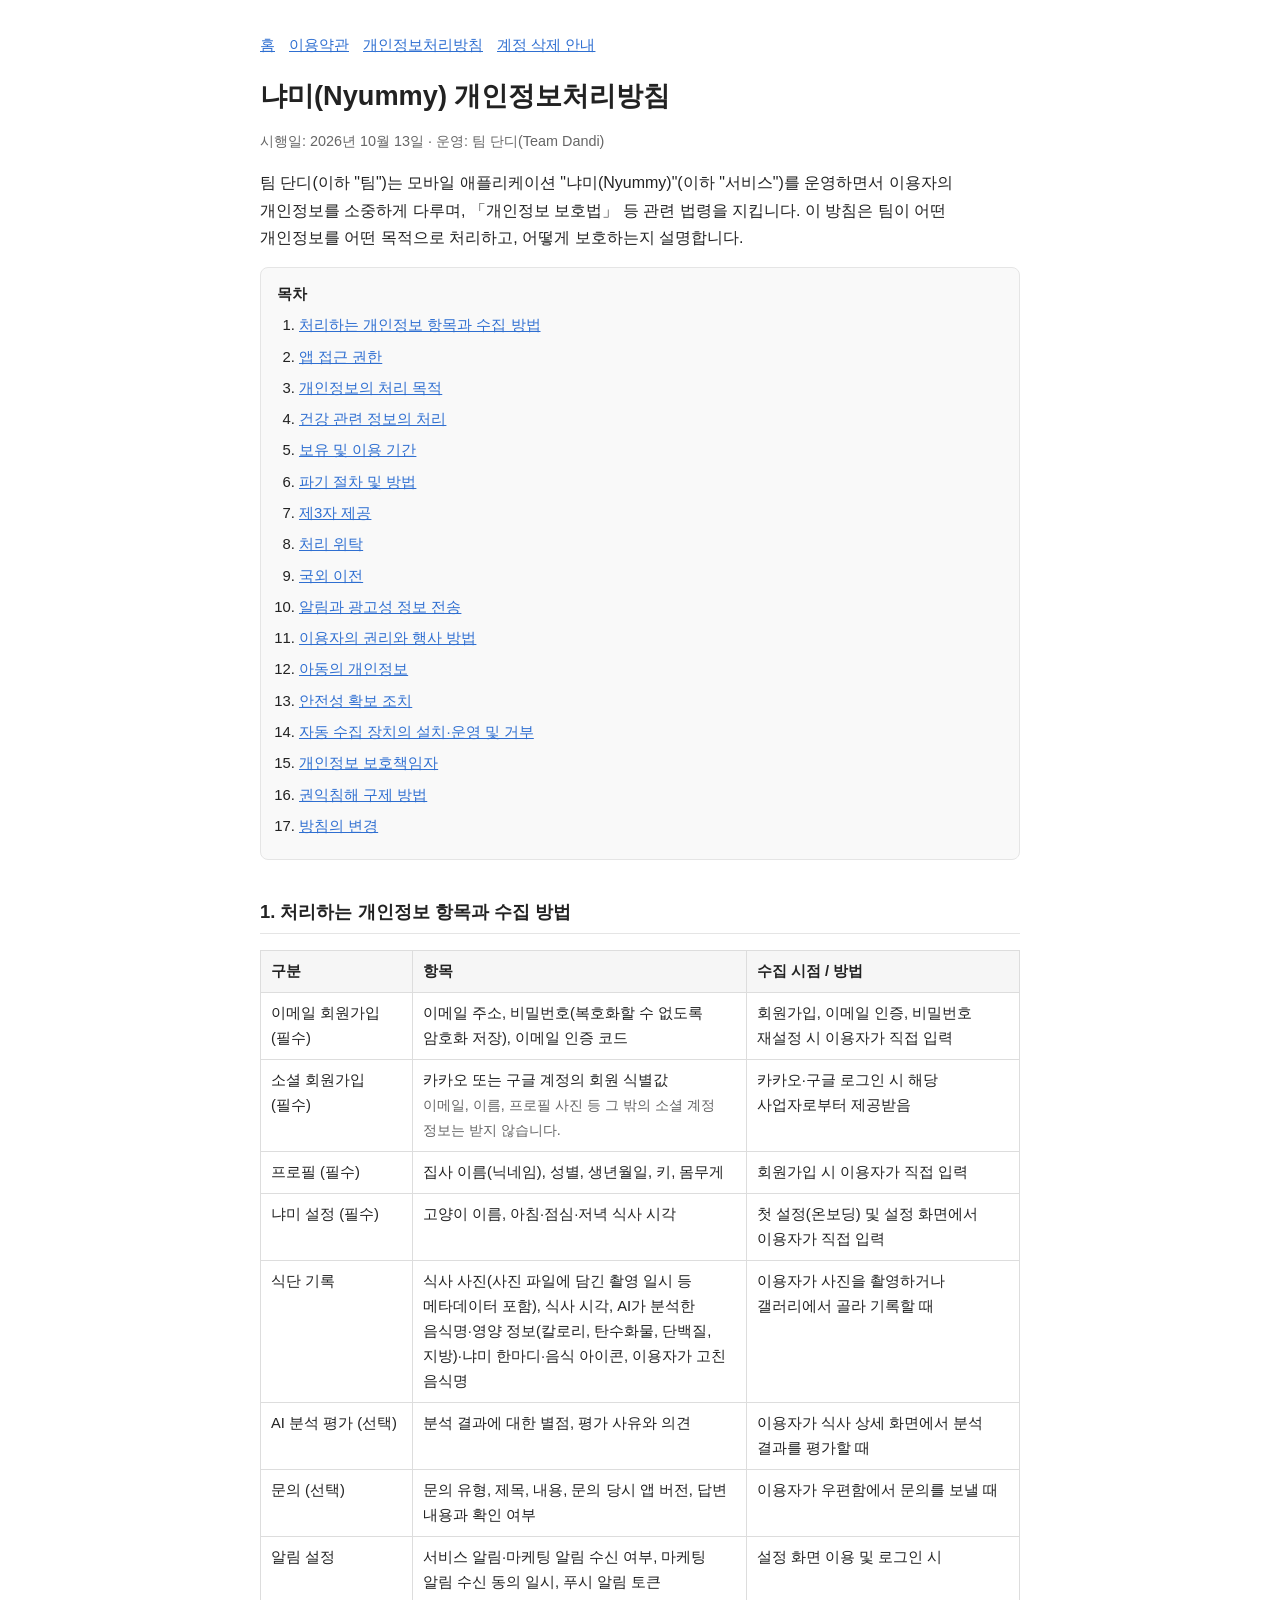
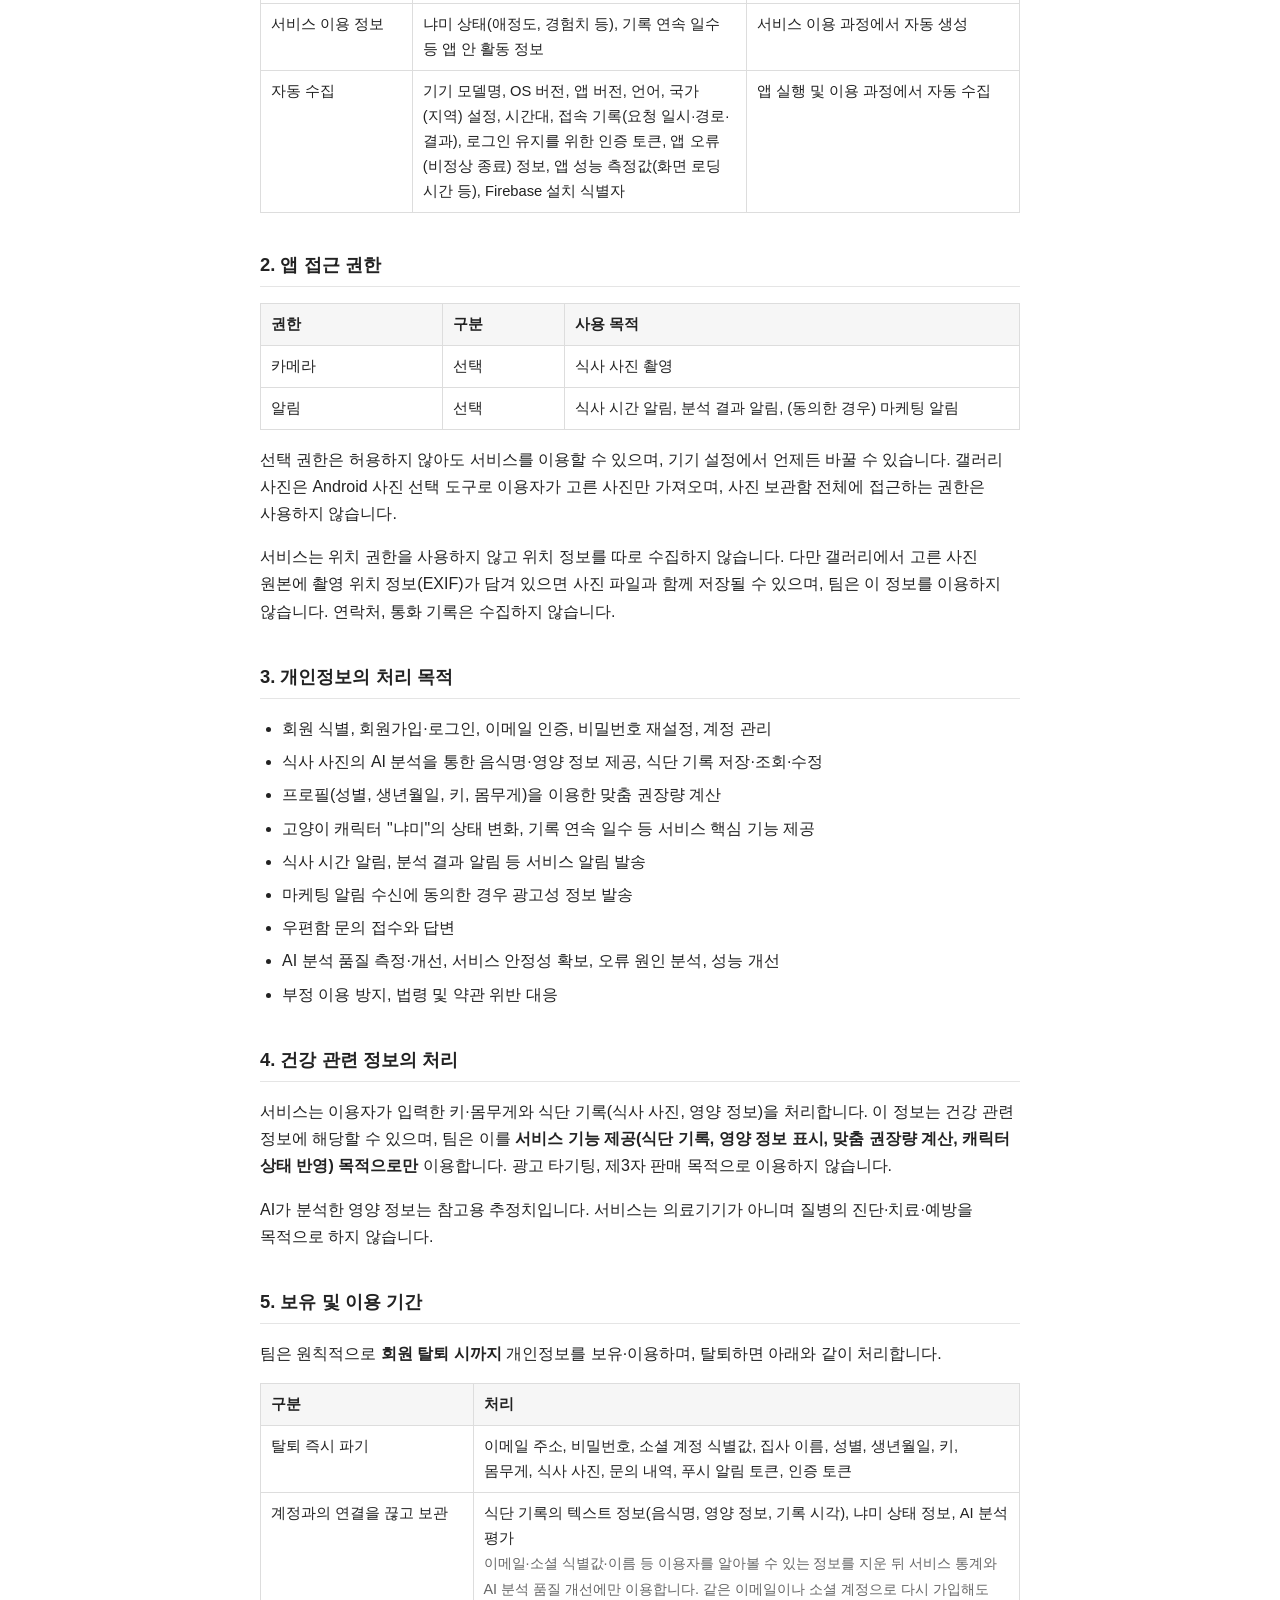
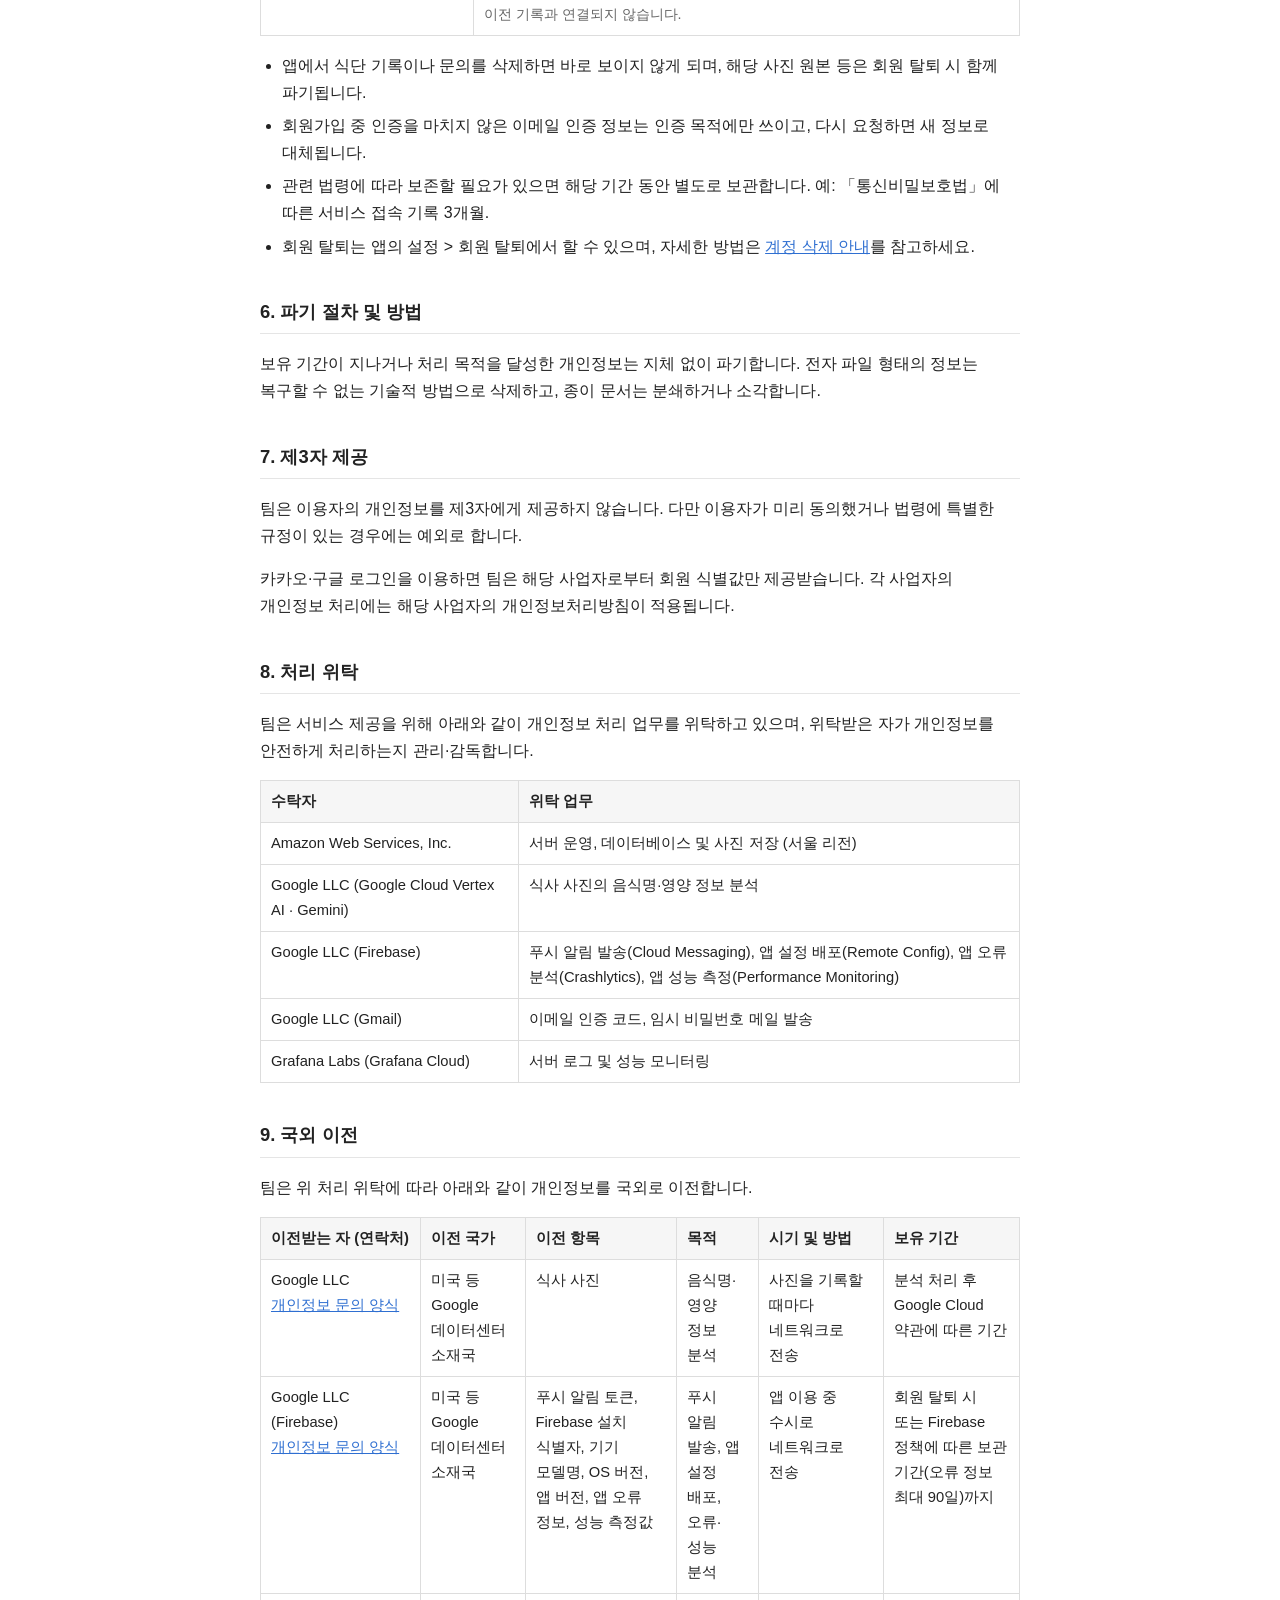
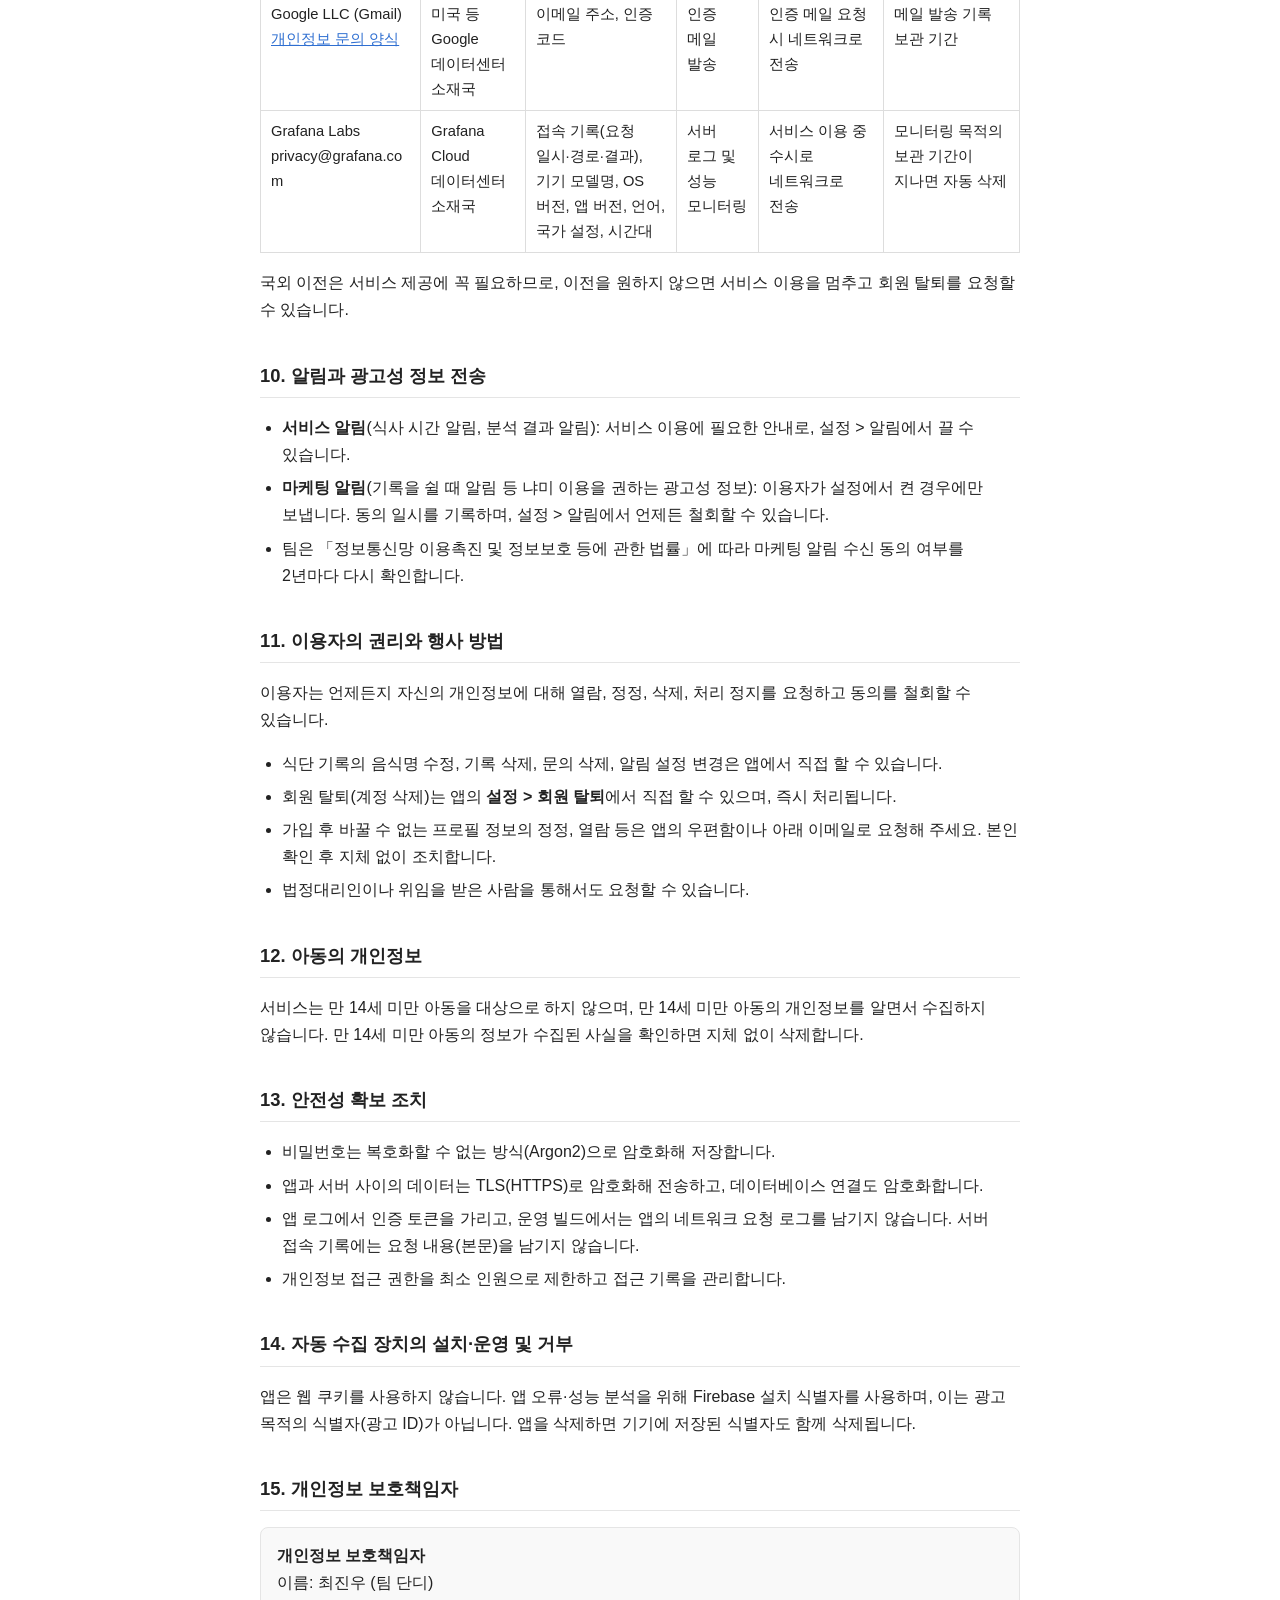
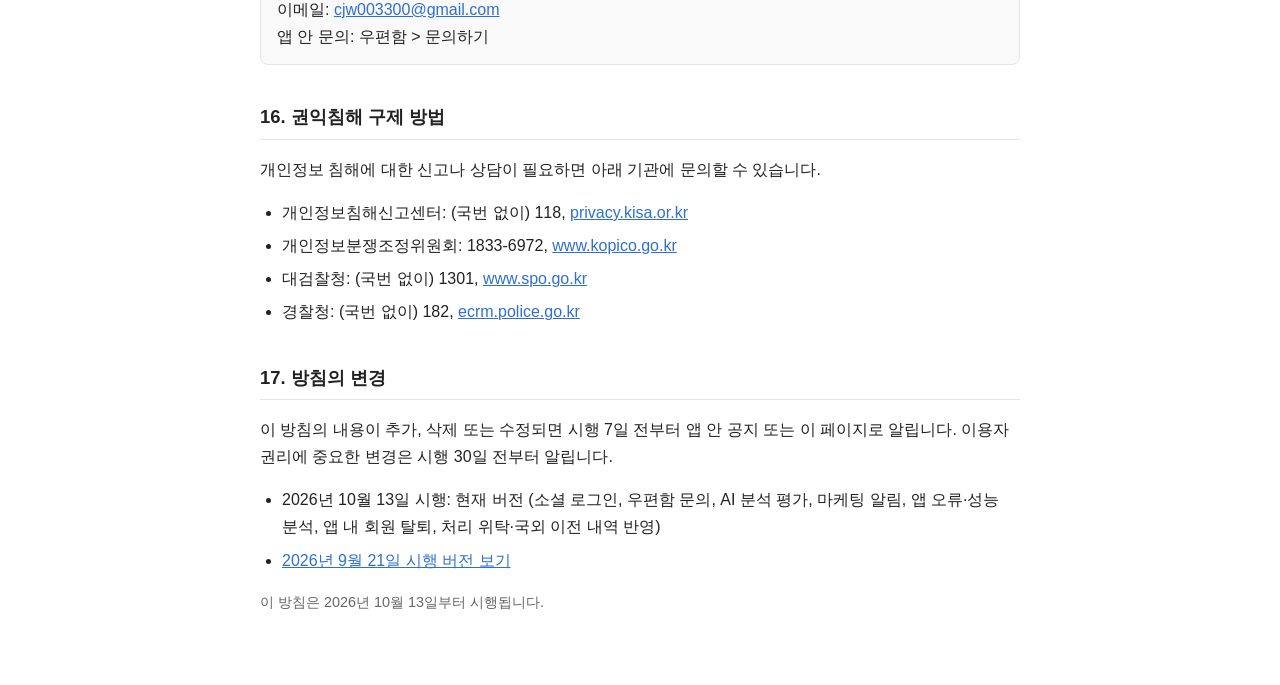
<file: ko/policy/privacy-2026-10-13.html>
<!DOCTYPE html>
<html lang="ko">
<head>
<meta charset="UTF-8">
<meta name="viewport" content="width=device-width, initial-scale=1.0">
<meta name="color-scheme" content="light">
<title>냐미(Nyummy) 개인정보처리방침</title>
<link rel="stylesheet" href="./style.css">
</head>
<body>
<nav class="top"><a href="./">홈</a><a href="./terms.html">이용약관</a><a href="./privacy.html">개인정보처리방침</a><a href="./account-deletion.html">계정 삭제 안내</a></nav>

<h1>냐미(Nyummy) 개인정보처리방침</h1>
<p class="meta">시행일: 2026년 10월 13일 · 운영: 팀 단디(Team Dandi)</p>

<p>팀 단디(이하 "팀")는 모바일 애플리케이션 "냐미(Nyummy)"(이하 "서비스")를 운영하면서 이용자의 개인정보를 소중하게 다루며, 「개인정보 보호법」 등 관련 법령을 지킵니다. 이 방침은 팀이 어떤 개인정보를 어떤 목적으로 처리하고, 어떻게 보호하는지 설명합니다.</p>

<div class="box toc">
<b>목차</b>
<ol>
  <li><a href="#collect">처리하는 개인정보 항목과 수집 방법</a></li>
  <li><a href="#permission">앱 접근 권한</a></li>
  <li><a href="#purpose">개인정보의 처리 목적</a></li>
  <li><a href="#health">건강 관련 정보의 처리</a></li>
  <li><a href="#retention">보유 및 이용 기간</a></li>
  <li><a href="#destroy">파기 절차 및 방법</a></li>
  <li><a href="#third">제3자 제공</a></li>
  <li><a href="#outsourcing">처리 위탁</a></li>
  <li><a href="#overseas">국외 이전</a></li>
  <li><a href="#marketing">알림과 광고성 정보 전송</a></li>
  <li><a href="#rights">이용자의 권리와 행사 방법</a></li>
  <li><a href="#children">아동의 개인정보</a></li>
  <li><a href="#security">안전성 확보 조치</a></li>
  <li><a href="#auto">자동 수집 장치의 설치·운영 및 거부</a></li>
  <li><a href="#officer">개인정보 보호책임자</a></li>
  <li><a href="#remedy">권익침해 구제 방법</a></li>
  <li><a href="#change">방침의 변경</a></li>
</ol>
</div>

<h2 id="collect">1. 처리하는 개인정보 항목과 수집 방법</h2>
<div class="table-wrap"><table>
  <tr><th style="width:20%">구분</th><th style="width:44%">항목</th><th>수집 시점 / 방법</th></tr>
  <tr><td>이메일 회원가입 (필수)</td><td>이메일 주소, 비밀번호(복호화할 수 없도록 암호화 저장), 이메일 인증 코드</td><td>회원가입, 이메일 인증, 비밀번호 재설정 시 이용자가 직접 입력</td></tr>
  <tr><td>소셜 회원가입 (필수)</td><td>카카오 또는 구글 계정의 회원 식별값<br><span class="meta">이메일, 이름, 프로필 사진 등 그 밖의 소셜 계정 정보는 받지 않습니다.</span></td><td>카카오·구글 로그인 시 해당 사업자로부터 제공받음</td></tr>
  <tr><td>프로필 (필수)</td><td>집사 이름(닉네임), 성별, 생년월일, 키, 몸무게</td><td>회원가입 시 이용자가 직접 입력</td></tr>
  <tr><td>냐미 설정 (필수)</td><td>고양이 이름, 아침·점심·저녁 식사 시각</td><td>첫 설정(온보딩) 및 설정 화면에서 이용자가 직접 입력</td></tr>
  <tr><td>식단 기록</td><td>식사 사진(사진 파일에 담긴 촬영 일시 등 메타데이터 포함), 식사 시각, AI가 분석한 음식명·영양 정보(칼로리, 탄수화물, 단백질, 지방)·냐미 한마디·음식 아이콘, 이용자가 고친 음식명</td><td>이용자가 사진을 촬영하거나 갤러리에서 골라 기록할 때</td></tr>
  <tr><td>AI 분석 평가 (선택)</td><td>분석 결과에 대한 별점, 평가 사유와 의견</td><td>이용자가 식사 상세 화면에서 분석 결과를 평가할 때</td></tr>
  <tr><td>문의 (선택)</td><td>문의 유형, 제목, 내용, 문의 당시 앱 버전, 답변 내용과 확인 여부</td><td>이용자가 우편함에서 문의를 보낼 때</td></tr>
  <tr><td>알림 설정</td><td>서비스 알림·마케팅 알림 수신 여부, 마케팅 알림 수신 동의 일시, 푸시 알림 토큰</td><td>설정 화면 이용 및 로그인 시</td></tr>
  <tr><td>서비스 이용 정보</td><td>냐미 상태(애정도, 경험치 등), 기록 연속 일수 등 앱 안 활동 정보</td><td>서비스 이용 과정에서 자동 생성</td></tr>
  <tr><td>자동 수집</td><td>기기 모델명, OS 버전, 앱 버전, 언어, 국가(지역) 설정, 시간대, 접속 기록(요청 일시·경로·결과), 로그인 유지를 위한 인증 토큰, 앱 오류(비정상 종료) 정보, 앱 성능 측정값(화면 로딩 시간 등), Firebase 설치 식별자</td><td>앱 실행 및 이용 과정에서 자동 수집</td></tr>
</table></div>

<h2 id="permission">2. 앱 접근 권한</h2>
<div class="table-wrap"><table>
  <tr><th style="width:24%">권한</th><th style="width:16%">구분</th><th>사용 목적</th></tr>
  <tr><td>카메라</td><td>선택</td><td>식사 사진 촬영</td></tr>
  <tr><td>알림</td><td>선택</td><td>식사 시간 알림, 분석 결과 알림, (동의한 경우) 마케팅 알림</td></tr>
</table></div>
<p>선택 권한은 허용하지 않아도 서비스를 이용할 수 있으며, 기기 설정에서 언제든 바꿀 수 있습니다. 갤러리 사진은 Android 사진 선택 도구로 이용자가 고른 사진만 가져오며, 사진 보관함 전체에 접근하는 권한은 사용하지 않습니다.</p>
<p>서비스는 위치 권한을 사용하지 않고 위치 정보를 따로 수집하지 않습니다. 다만 갤러리에서 고른 사진 원본에 촬영 위치 정보(EXIF)가 담겨 있으면 사진 파일과 함께 저장될 수 있으며, 팀은 이 정보를 이용하지 않습니다. 연락처, 통화 기록은 수집하지 않습니다.</p>

<h2 id="purpose">3. 개인정보의 처리 목적</h2>
<ul>
  <li>회원 식별, 회원가입·로그인, 이메일 인증, 비밀번호 재설정, 계정 관리</li>
  <li>식사 사진의 AI 분석을 통한 음식명·영양 정보 제공, 식단 기록 저장·조회·수정</li>
  <li>프로필(성별, 생년월일, 키, 몸무게)을 이용한 맞춤 권장량 계산</li>
  <li>고양이 캐릭터 "냐미"의 상태 변화, 기록 연속 일수 등 서비스 핵심 기능 제공</li>
  <li>식사 시간 알림, 분석 결과 알림 등 서비스 알림 발송</li>
  <li>마케팅 알림 수신에 동의한 경우 광고성 정보 발송</li>
  <li>우편함 문의 접수와 답변</li>
  <li>AI 분석 품질 측정·개선, 서비스 안정성 확보, 오류 원인 분석, 성능 개선</li>
  <li>부정 이용 방지, 법령 및 약관 위반 대응</li>
</ul>

<h2 id="health">4. 건강 관련 정보의 처리</h2>
<p>서비스는 이용자가 입력한 키·몸무게와 식단 기록(식사 사진, 영양 정보)을 처리합니다. 이 정보는 건강 관련 정보에 해당할 수 있으며, 팀은 이를 <b>서비스 기능 제공(식단 기록, 영양 정보 표시, 맞춤 권장량 계산, 캐릭터 상태 반영) 목적으로만</b> 이용합니다. 광고 타기팅, 제3자 판매 목적으로 이용하지 않습니다.</p>
<p>AI가 분석한 영양 정보는 참고용 추정치입니다. 서비스는 의료기기가 아니며 질병의 진단·치료·예방을 목적으로 하지 않습니다.</p>

<h2 id="retention">5. 보유 및 이용 기간</h2>
<p>팀은 원칙적으로 <b>회원 탈퇴 시까지</b> 개인정보를 보유·이용하며, 탈퇴하면 아래와 같이 처리합니다.</p>
<div class="table-wrap"><table>
  <tr><th style="width:28%">구분</th><th>처리</th></tr>
  <tr><td>탈퇴 즉시 파기</td><td>이메일 주소, 비밀번호, 소셜 계정 식별값, 집사 이름, 성별, 생년월일, 키, 몸무게, 식사 사진, 문의 내역, 푸시 알림 토큰, 인증 토큰</td></tr>
  <tr><td>계정과의 연결을 끊고 보관</td><td>식단 기록의 텍스트 정보(음식명, 영양 정보, 기록 시각), 냐미 상태 정보, AI 분석 평가<br><span class="meta">이메일·소셜 식별값·이름 등 이용자를 알아볼 수 있는 정보를 지운 뒤 서비스 통계와 AI 분석 품질 개선에만 이용합니다. 같은 이메일이나 소셜 계정으로 다시 가입해도 이전 기록과 연결되지 않습니다.</span></td></tr>
</table></div>
<ul>
  <li>앱에서 식단 기록이나 문의를 삭제하면 바로 보이지 않게 되며, 해당 사진 원본 등은 회원 탈퇴 시 함께 파기됩니다.</li>
  <li>회원가입 중 인증을 마치지 않은 이메일 인증 정보는 인증 목적에만 쓰이고, 다시 요청하면 새 정보로 대체됩니다.</li>
  <li>관련 법령에 따라 보존할 필요가 있으면 해당 기간 동안 별도로 보관합니다. 예: 「통신비밀보호법」에 따른 서비스 접속 기록 3개월.</li>
  <li>회원 탈퇴는 앱의 설정 &gt; 회원 탈퇴에서 할 수 있으며, 자세한 방법은 <a href="./account-deletion.html">계정 삭제 안내</a>를 참고하세요.</li>
</ul>

<h2 id="destroy">6. 파기 절차 및 방법</h2>
<p>보유 기간이 지나거나 처리 목적을 달성한 개인정보는 지체 없이 파기합니다. 전자 파일 형태의 정보는 복구할 수 없는 기술적 방법으로 삭제하고, 종이 문서는 분쇄하거나 소각합니다.</p>

<h2 id="third">7. 제3자 제공</h2>
<p>팀은 이용자의 개인정보를 제3자에게 제공하지 않습니다. 다만 이용자가 미리 동의했거나 법령에 특별한 규정이 있는 경우에는 예외로 합니다.</p>
<p>카카오·구글 로그인을 이용하면 팀은 해당 사업자로부터 회원 식별값만 제공받습니다. 각 사업자의 개인정보 처리에는 해당 사업자의 개인정보처리방침이 적용됩니다.</p>

<h2 id="outsourcing">8. 처리 위탁</h2>
<p>팀은 서비스 제공을 위해 아래와 같이 개인정보 처리 업무를 위탁하고 있으며, 위탁받은 자가 개인정보를 안전하게 처리하는지 관리·감독합니다.</p>
<div class="table-wrap"><table>
  <tr><th style="width:34%">수탁자</th><th>위탁 업무</th></tr>
  <tr><td>Amazon Web Services, Inc.</td><td>서버 운영, 데이터베이스 및 사진 저장 (서울 리전)</td></tr>
  <tr><td>Google LLC (Google Cloud Vertex AI · Gemini)</td><td>식사 사진의 음식명·영양 정보 분석</td></tr>
  <tr><td>Google LLC (Firebase)</td><td>푸시 알림 발송(Cloud Messaging), 앱 설정 배포(Remote Config), 앱 오류 분석(Crashlytics), 앱 성능 측정(Performance Monitoring)</td></tr>
  <tr><td>Google LLC (Gmail)</td><td>이메일 인증 코드, 임시 비밀번호 메일 발송</td></tr>
  <tr><td>Grafana Labs (Grafana Cloud)</td><td>서버 로그 및 성능 모니터링</td></tr>
</table></div>

<h2 id="overseas">9. 국외 이전</h2>
<p>팀은 위 처리 위탁에 따라 아래와 같이 개인정보를 국외로 이전합니다.</p>
<div class="table-wrap"><table>
  <tr><th>이전받는 자 (연락처)</th><th>이전 국가</th><th>이전 항목</th><th>목적</th><th>시기 및 방법</th><th>보유 기간</th></tr>
  <tr><td>Google LLC<br><a href="https://support.google.com/policies/contact/general_privacy_form">개인정보 문의 양식</a></td><td>미국 등 Google 데이터센터 소재국</td><td>식사 사진</td><td>음식명·영양 정보 분석</td><td>사진을 기록할 때마다 네트워크로 전송</td><td>분석 처리 후 Google Cloud 약관에 따른 기간</td></tr>
  <tr><td>Google LLC (Firebase)<br><a href="https://support.google.com/policies/contact/general_privacy_form">개인정보 문의 양식</a></td><td>미국 등 Google 데이터센터 소재국</td><td>푸시 알림 토큰, Firebase 설치 식별자, 기기 모델명, OS 버전, 앱 버전, 앱 오류 정보, 성능 측정값</td><td>푸시 알림 발송, 앱 설정 배포, 오류·성능 분석</td><td>앱 이용 중 수시로 네트워크로 전송</td><td>회원 탈퇴 시 또는 Firebase 정책에 따른 보관 기간(오류 정보 최대 90일)까지</td></tr>
  <tr><td>Google LLC (Gmail)<br><a href="https://support.google.com/policies/contact/general_privacy_form">개인정보 문의 양식</a></td><td>미국 등 Google 데이터센터 소재국</td><td>이메일 주소, 인증 코드</td><td>인증 메일 발송</td><td>인증 메일 요청 시 네트워크로 전송</td><td>메일 발송 기록 보관 기간</td></tr>
  <tr><td>Grafana Labs<br>privacy@grafana.com</td><td>Grafana Cloud 데이터센터 소재국</td><td>접속 기록(요청 일시·경로·결과), 기기 모델명, OS 버전, 앱 버전, 언어, 국가 설정, 시간대</td><td>서버 로그 및 성능 모니터링</td><td>서비스 이용 중 수시로 네트워크로 전송</td><td>모니터링 목적의 보관 기간이 지나면 자동 삭제</td></tr>
</table></div>
<p>국외 이전은 서비스 제공에 꼭 필요하므로, 이전을 원하지 않으면 서비스 이용을 멈추고 회원 탈퇴를 요청할 수 있습니다.</p>

<h2 id="marketing">10. 알림과 광고성 정보 전송</h2>
<ul>
  <li><b>서비스 알림</b>(식사 시간 알림, 분석 결과 알림): 서비스 이용에 필요한 안내로, 설정 &gt; 알림에서 끌 수 있습니다.</li>
  <li><b>마케팅 알림</b>(기록을 쉴 때 알림 등 냐미 이용을 권하는 광고성 정보): 이용자가 설정에서 켠 경우에만 보냅니다. 동의 일시를 기록하며, 설정 &gt; 알림에서 언제든 철회할 수 있습니다.</li>
  <li>팀은 「정보통신망 이용촉진 및 정보보호 등에 관한 법률」에 따라 마케팅 알림 수신 동의 여부를 2년마다 다시 확인합니다.</li>
</ul>

<h2 id="rights">11. 이용자의 권리와 행사 방법</h2>
<p>이용자는 언제든지 자신의 개인정보에 대해 열람, 정정, 삭제, 처리 정지를 요청하고 동의를 철회할 수 있습니다.</p>
<ul>
  <li>식단 기록의 음식명 수정, 기록 삭제, 문의 삭제, 알림 설정 변경은 앱에서 직접 할 수 있습니다.</li>
  <li>회원 탈퇴(계정 삭제)는 앱의 <b>설정 &gt; 회원 탈퇴</b>에서 직접 할 수 있으며, 즉시 처리됩니다.</li>
  <li>가입 후 바꿀 수 없는 프로필 정보의 정정, 열람 등은 앱의 우편함이나 아래 이메일로 요청해 주세요. 본인 확인 후 지체 없이 조치합니다.</li>
  <li>법정대리인이나 위임을 받은 사람을 통해서도 요청할 수 있습니다.</li>
</ul>

<h2 id="children">12. 아동의 개인정보</h2>
<p>서비스는 만 14세 미만 아동을 대상으로 하지 않으며, 만 14세 미만 아동의 개인정보를 알면서 수집하지 않습니다. 만 14세 미만 아동의 정보가 수집된 사실을 확인하면 지체 없이 삭제합니다.</p>

<h2 id="security">13. 안전성 확보 조치</h2>
<ul>
  <li>비밀번호는 복호화할 수 없는 방식(Argon2)으로 암호화해 저장합니다.</li>
  <li>앱과 서버 사이의 데이터는 TLS(HTTPS)로 암호화해 전송하고, 데이터베이스 연결도 암호화합니다.</li>
  <li>앱 로그에서 인증 토큰을 가리고, 운영 빌드에서는 앱의 네트워크 요청 로그를 남기지 않습니다. 서버 접속 기록에는 요청 내용(본문)을 남기지 않습니다.</li>
  <li>개인정보 접근 권한을 최소 인원으로 제한하고 접근 기록을 관리합니다.</li>
</ul>

<h2 id="auto">14. 자동 수집 장치의 설치·운영 및 거부</h2>
<p>앱은 웹 쿠키를 사용하지 않습니다. 앱 오류·성능 분석을 위해 Firebase 설치 식별자를 사용하며, 이는 광고 목적의 식별자(광고 ID)가 아닙니다. 앱을 삭제하면 기기에 저장된 식별자도 함께 삭제됩니다.</p>

<h2 id="officer">15. 개인정보 보호책임자</h2>
<div class="box">
  <b>개인정보 보호책임자</b><br>
  이름: 최진우 (팀 단디)<br>
  이메일: <a href="mailto:cjw003300@gmail.com">cjw003300@gmail.com</a><br>
  앱 안 문의: 우편함 &gt; 문의하기
</div>

<h2 id="remedy">16. 권익침해 구제 방법</h2>
<p>개인정보 침해에 대한 신고나 상담이 필요하면 아래 기관에 문의할 수 있습니다.</p>
<ul>
  <li>개인정보침해신고센터: (국번 없이) 118, <a href="https://privacy.kisa.or.kr">privacy.kisa.or.kr</a></li>
  <li>개인정보분쟁조정위원회: 1833-6972, <a href="https://www.kopico.go.kr">www.kopico.go.kr</a></li>
  <li>대검찰청: (국번 없이) 1301, <a href="https://www.spo.go.kr">www.spo.go.kr</a></li>
  <li>경찰청: (국번 없이) 182, <a href="https://ecrm.police.go.kr">ecrm.police.go.kr</a></li>
</ul>

<h2 id="change">17. 방침의 변경</h2>
<p>이 방침의 내용이 추가, 삭제 또는 수정되면 시행 7일 전부터 앱 안 공지 또는 이 페이지로 알립니다. 이용자 권리에 중요한 변경은 시행 30일 전부터 알립니다.</p>
<ul>
  <li>2026년 10월 13일 시행: 현재 버전 (소셜 로그인, 우편함 문의, AI 분석 평가, 마케팅 알림, 앱 오류·성능 분석, 앱 내 회원 탈퇴, 처리 위탁·국외 이전 내역 반영)</li>
  <li><a href="./privacy-2026-09-21.html">2026년 9월 21일 시행 버전 보기</a></li>
</ul>

<p class="meta">이 방침은 2026년 10월 13일부터 시행됩니다.</p>
<script src="./inapp.js"></script>
</body>
</html>
</file>
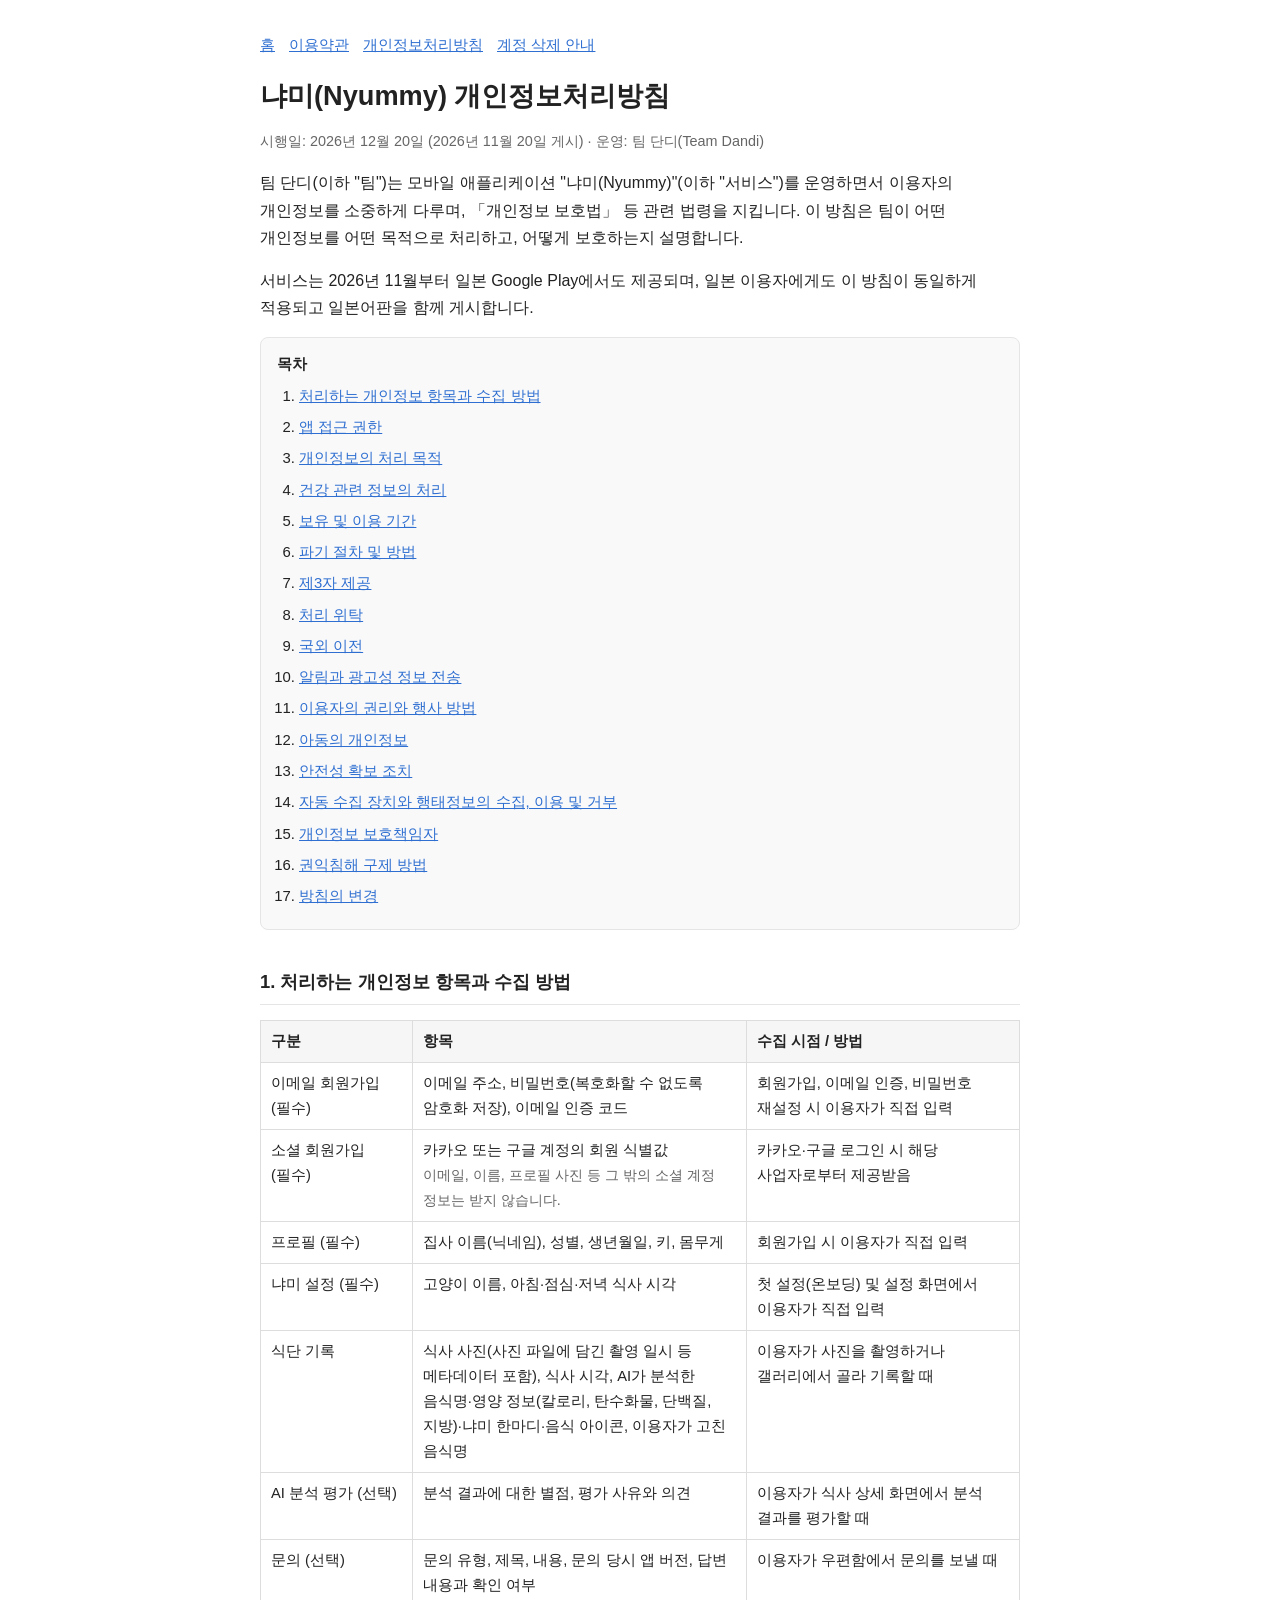
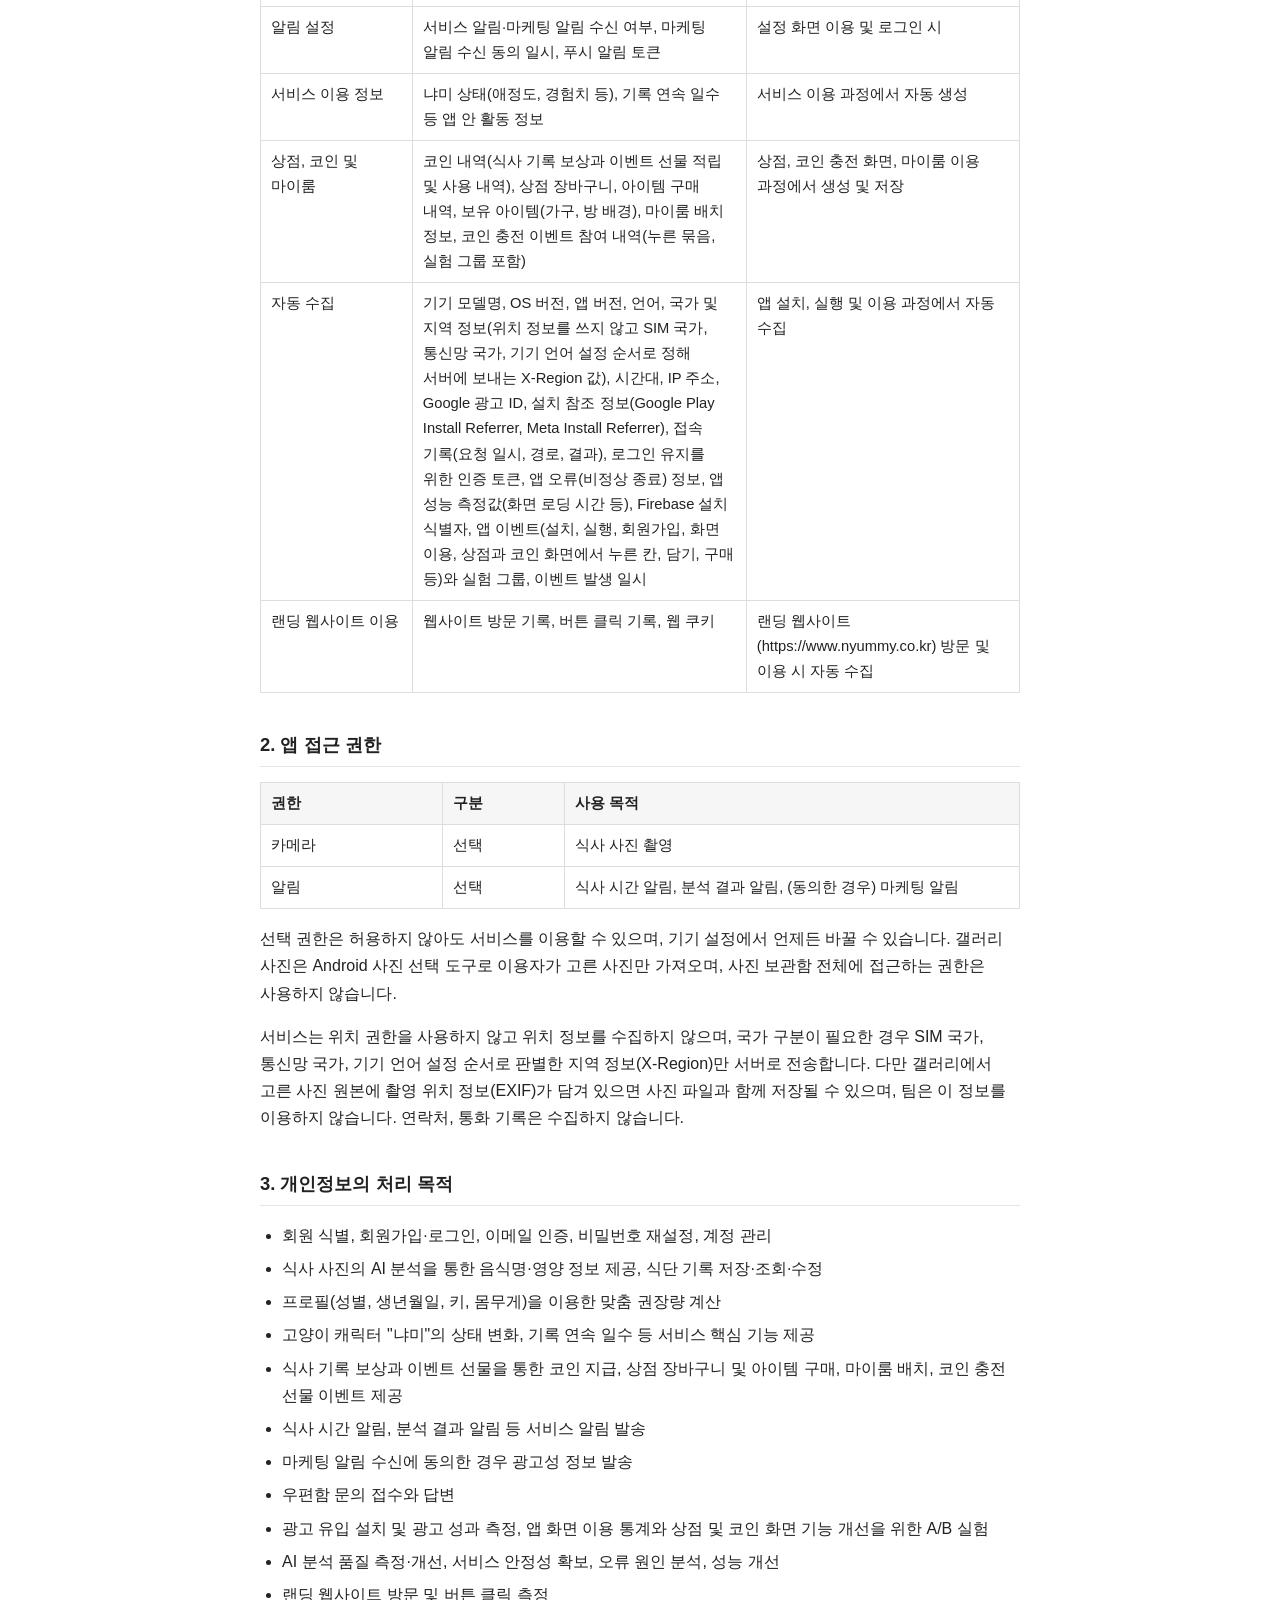
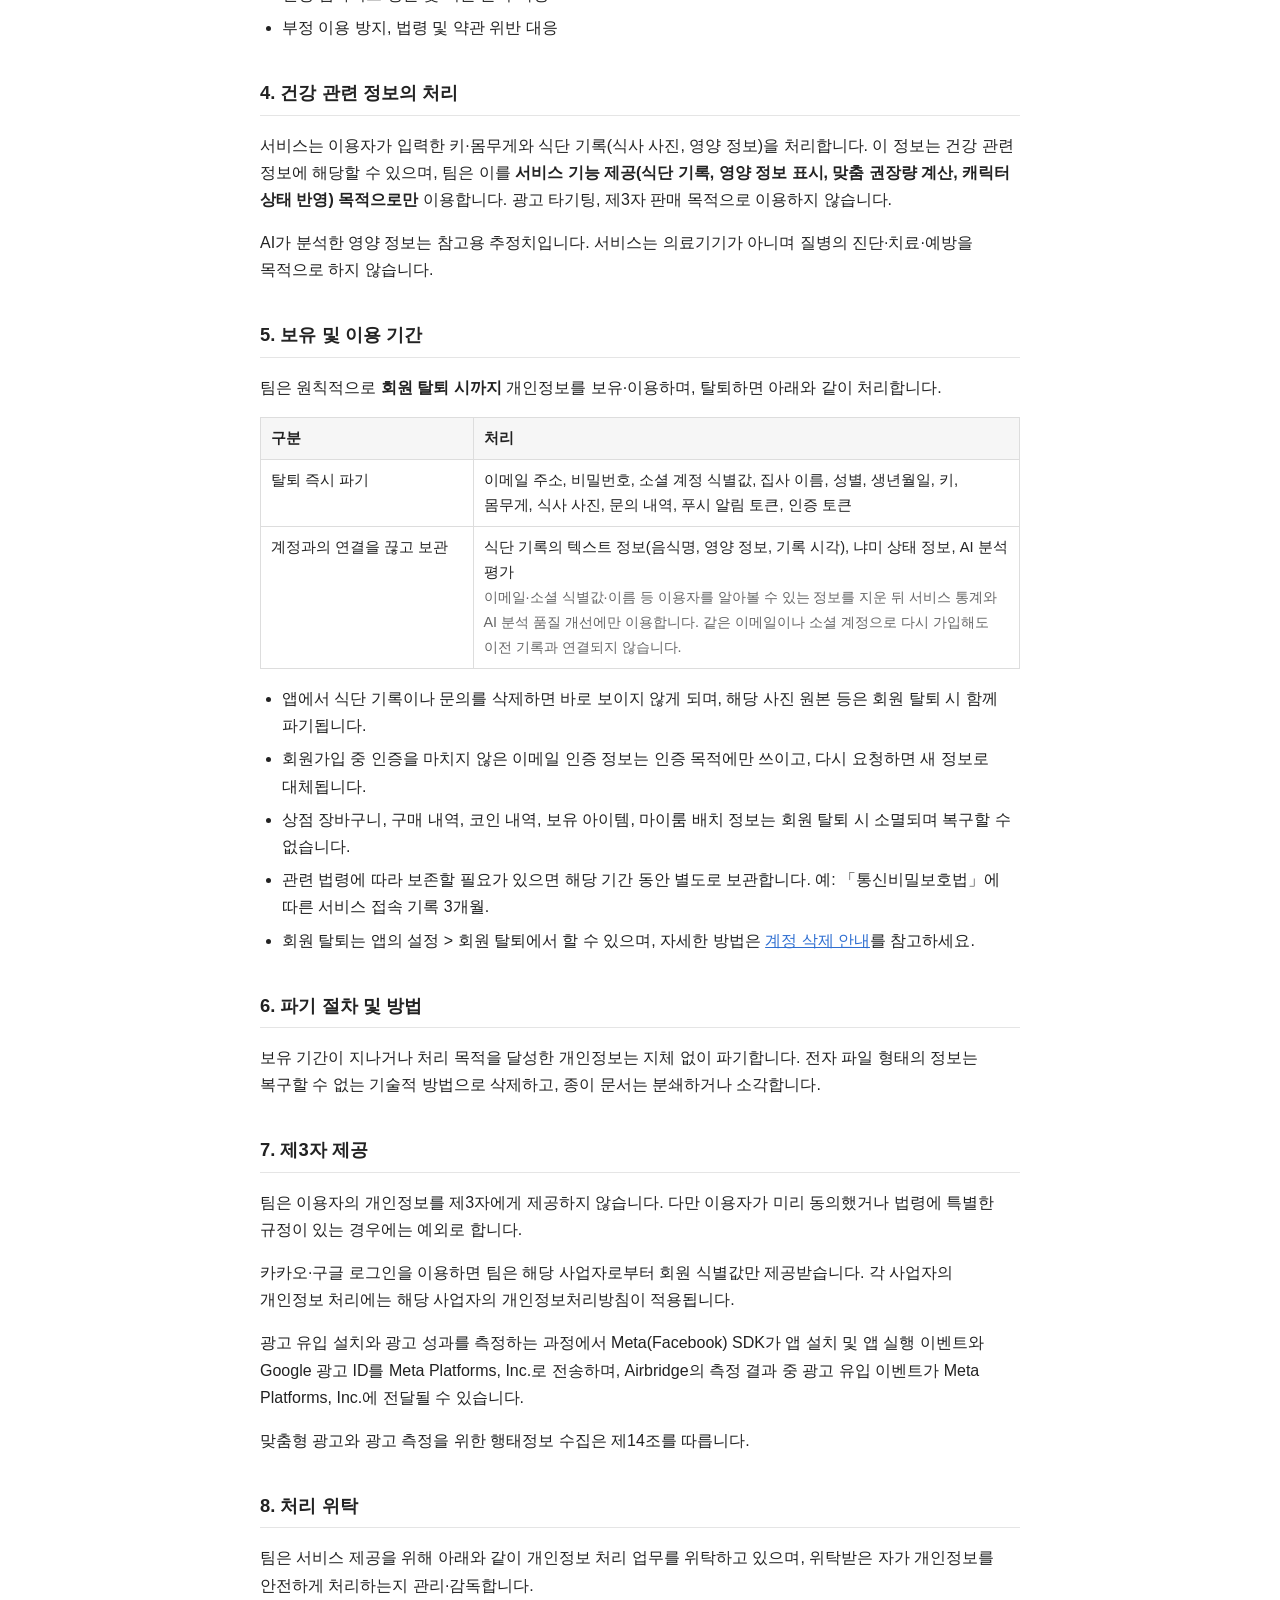
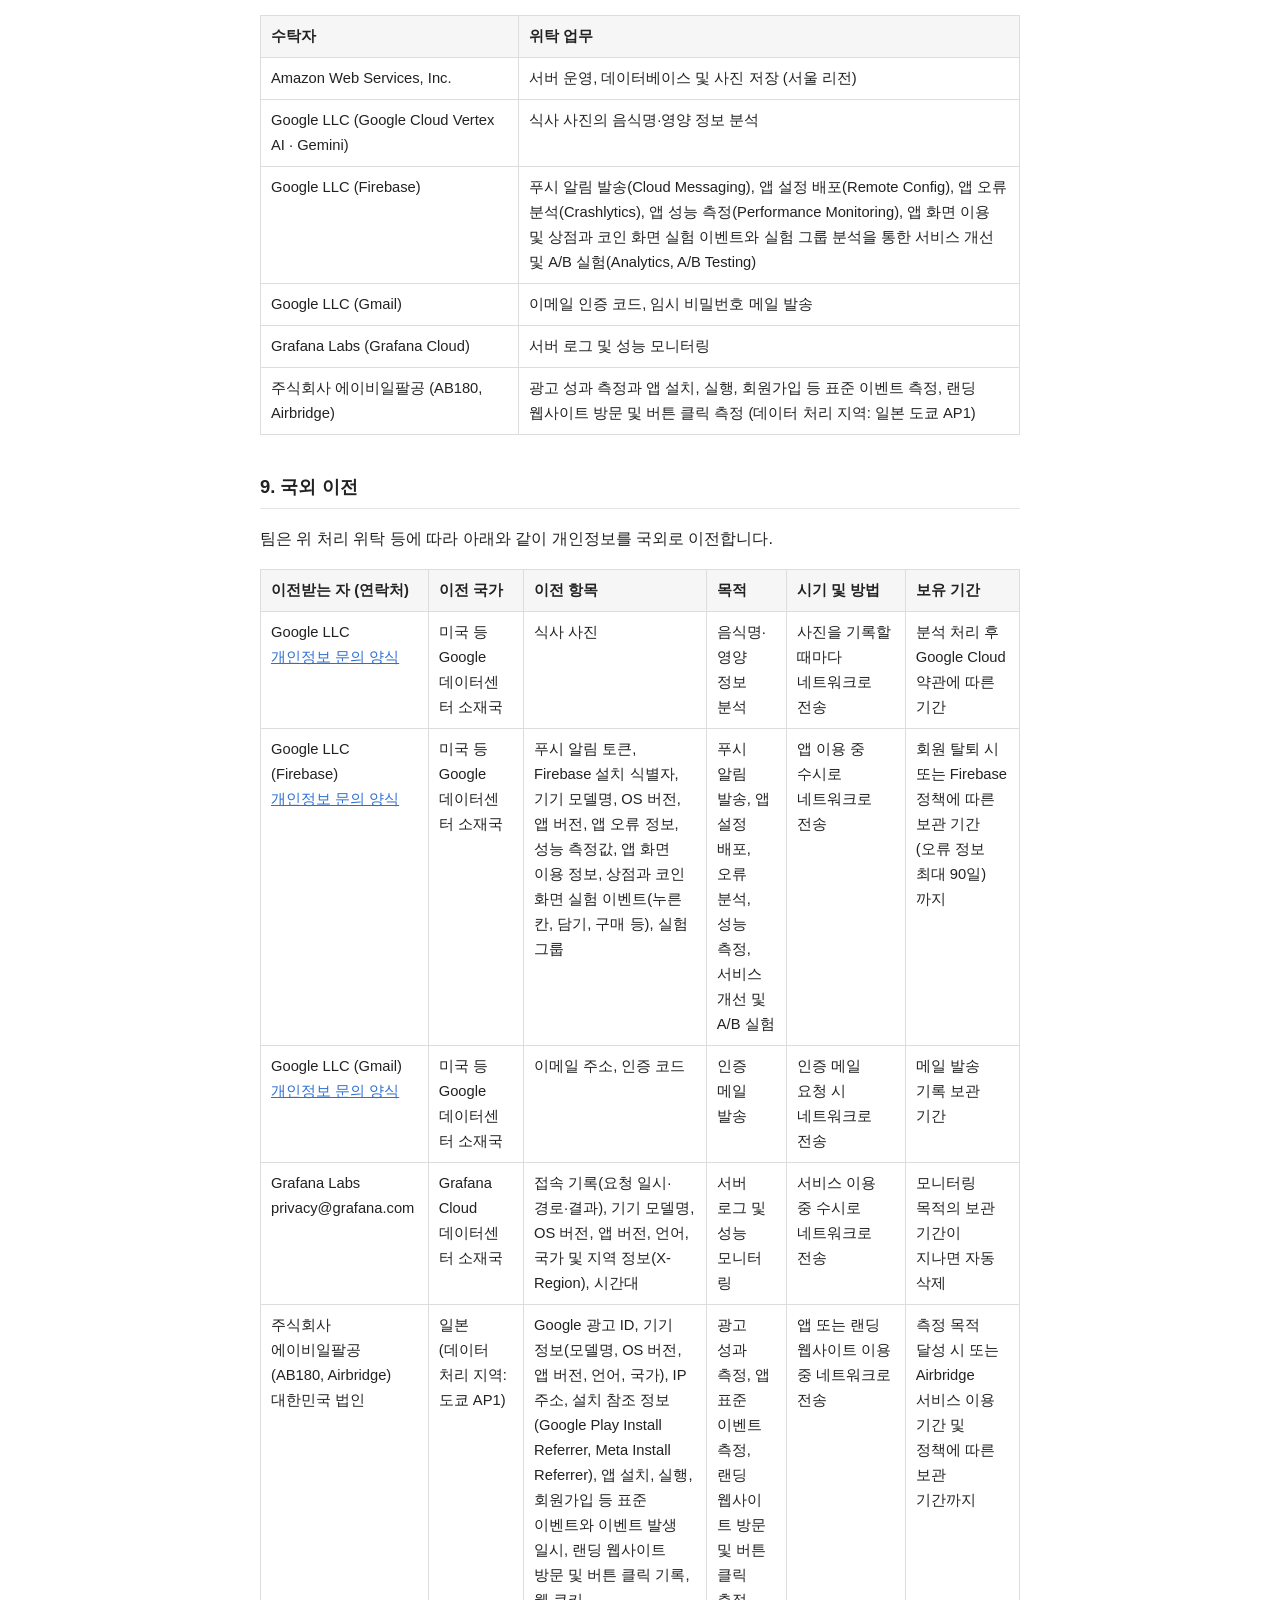
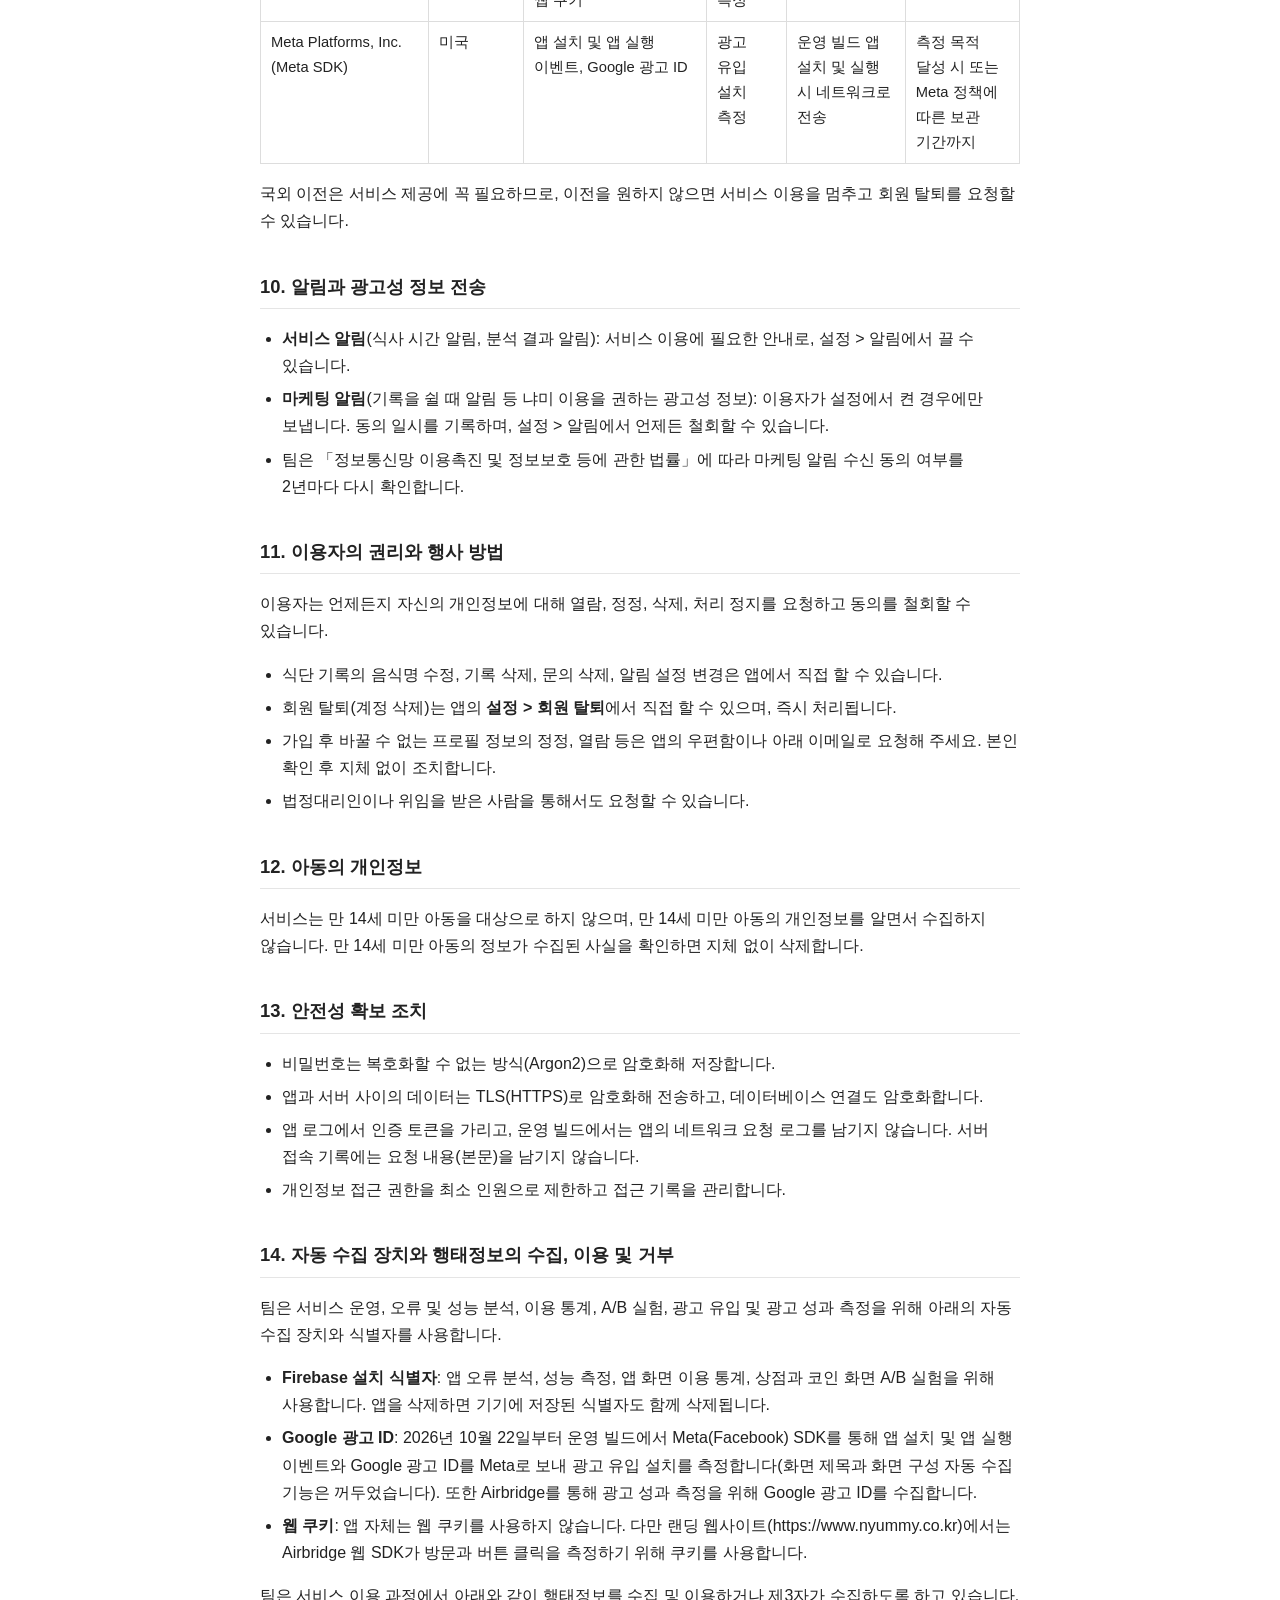
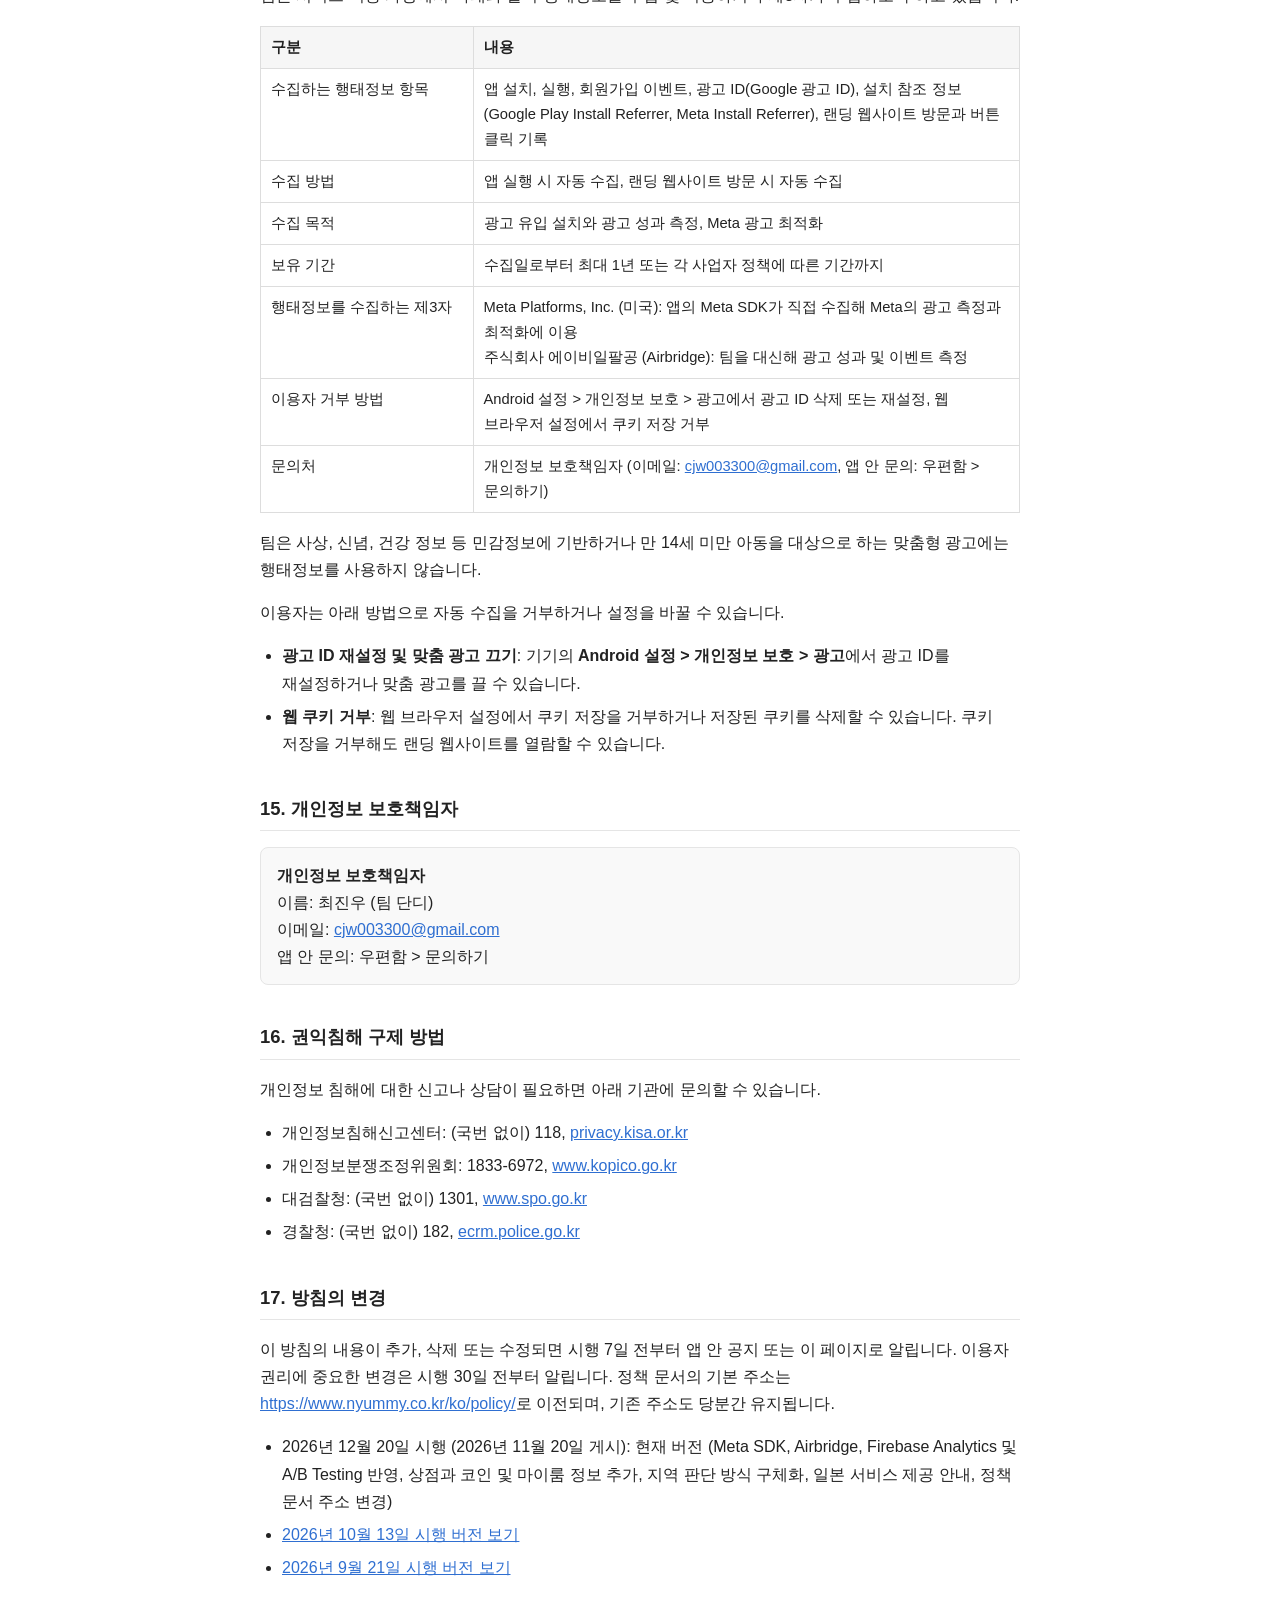
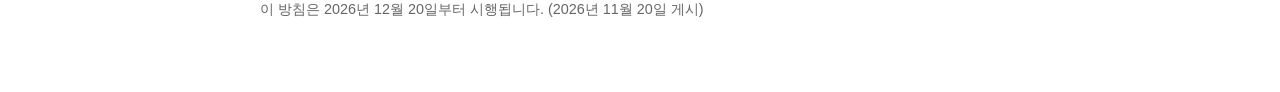
<file: ko/policy/privacy.html>
<!DOCTYPE html>
<html lang="ko">
<head>
<meta charset="UTF-8">
<meta name="viewport" content="width=device-width, initial-scale=1.0">
<meta name="color-scheme" content="light">
<title>냐미(Nyummy) 개인정보처리방침</title>
<link rel="stylesheet" href="./style.css">
</head>
<body>
<nav class="top"><a href="./">홈</a><a href="./terms.html">이용약관</a><a href="./privacy.html">개인정보처리방침</a><a href="./account-deletion.html">계정 삭제 안내</a></nav>

<h1>냐미(Nyummy) 개인정보처리방침</h1>
<p class="meta">시행일: 2026년 12월 20일 (2026년 11월 20일 게시) · 운영: 팀 단디(Team Dandi)</p>

<p>팀 단디(이하 "팀")는 모바일 애플리케이션 "냐미(Nyummy)"(이하 "서비스")를 운영하면서 이용자의 개인정보를 소중하게 다루며, 「개인정보 보호법」 등 관련 법령을 지킵니다. 이 방침은 팀이 어떤 개인정보를 어떤 목적으로 처리하고, 어떻게 보호하는지 설명합니다.</p>
<p>서비스는 2026년 11월부터 일본 Google Play에서도 제공되며, 일본 이용자에게도 이 방침이 동일하게 적용되고 일본어판을 함께 게시합니다.</p>

<div class="box toc">
<b>목차</b>
<ol>
  <li><a href="#collect">처리하는 개인정보 항목과 수집 방법</a></li>
  <li><a href="#permission">앱 접근 권한</a></li>
  <li><a href="#purpose">개인정보의 처리 목적</a></li>
  <li><a href="#health">건강 관련 정보의 처리</a></li>
  <li><a href="#retention">보유 및 이용 기간</a></li>
  <li><a href="#destroy">파기 절차 및 방법</a></li>
  <li><a href="#third">제3자 제공</a></li>
  <li><a href="#outsourcing">처리 위탁</a></li>
  <li><a href="#overseas">국외 이전</a></li>
  <li><a href="#marketing">알림과 광고성 정보 전송</a></li>
  <li><a href="#rights">이용자의 권리와 행사 방법</a></li>
  <li><a href="#children">아동의 개인정보</a></li>
  <li><a href="#security">안전성 확보 조치</a></li>
  <li><a href="#auto">자동 수집 장치와 행태정보의 수집, 이용 및 거부</a></li>
  <li><a href="#officer">개인정보 보호책임자</a></li>
  <li><a href="#remedy">권익침해 구제 방법</a></li>
  <li><a href="#change">방침의 변경</a></li>
</ol>
</div>

<h2 id="collect">1. 처리하는 개인정보 항목과 수집 방법</h2>
<div class="table-wrap"><table>
  <tr><th style="width:20%">구분</th><th style="width:44%">항목</th><th>수집 시점 / 방법</th></tr>
  <tr><td>이메일 회원가입 (필수)</td><td>이메일 주소, 비밀번호(복호화할 수 없도록 암호화 저장), 이메일 인증 코드</td><td>회원가입, 이메일 인증, 비밀번호 재설정 시 이용자가 직접 입력</td></tr>
  <tr><td>소셜 회원가입 (필수)</td><td>카카오 또는 구글 계정의 회원 식별값<br><span class="meta">이메일, 이름, 프로필 사진 등 그 밖의 소셜 계정 정보는 받지 않습니다.</span></td><td>카카오·구글 로그인 시 해당 사업자로부터 제공받음</td></tr>
  <tr><td>프로필 (필수)</td><td>집사 이름(닉네임), 성별, 생년월일, 키, 몸무게</td><td>회원가입 시 이용자가 직접 입력</td></tr>
  <tr><td>냐미 설정 (필수)</td><td>고양이 이름, 아침·점심·저녁 식사 시각</td><td>첫 설정(온보딩) 및 설정 화면에서 이용자가 직접 입력</td></tr>
  <tr><td>식단 기록</td><td>식사 사진(사진 파일에 담긴 촬영 일시 등 메타데이터 포함), 식사 시각, AI가 분석한 음식명·영양 정보(칼로리, 탄수화물, 단백질, 지방)·냐미 한마디·음식 아이콘, 이용자가 고친 음식명</td><td>이용자가 사진을 촬영하거나 갤러리에서 골라 기록할 때</td></tr>
  <tr><td>AI 분석 평가 (선택)</td><td>분석 결과에 대한 별점, 평가 사유와 의견</td><td>이용자가 식사 상세 화면에서 분석 결과를 평가할 때</td></tr>
  <tr><td>문의 (선택)</td><td>문의 유형, 제목, 내용, 문의 당시 앱 버전, 답변 내용과 확인 여부</td><td>이용자가 우편함에서 문의를 보낼 때</td></tr>
  <tr><td>알림 설정</td><td>서비스 알림·마케팅 알림 수신 여부, 마케팅 알림 수신 동의 일시, 푸시 알림 토큰</td><td>설정 화면 이용 및 로그인 시</td></tr>
  <tr><td>서비스 이용 정보</td><td>냐미 상태(애정도, 경험치 등), 기록 연속 일수 등 앱 안 활동 정보</td><td>서비스 이용 과정에서 자동 생성</td></tr>
  <tr><td>상점, 코인 및 마이룸</td><td>코인 내역(식사 기록 보상과 이벤트 선물 적립 및 사용 내역), 상점 장바구니, 아이템 구매 내역, 보유 아이템(가구, 방 배경), 마이룸 배치 정보, 코인 충전 이벤트 참여 내역(누른 묶음, 실험 그룹 포함)</td><td>상점, 코인 충전 화면, 마이룸 이용 과정에서 생성 및 저장</td></tr>
  <tr><td>자동 수집</td><td>기기 모델명, OS 버전, 앱 버전, 언어, 국가 및 지역 정보(위치 정보를 쓰지 않고 SIM 국가, 통신망 국가, 기기 언어 설정 순서로 정해 서버에 보내는 X-Region 값), 시간대, IP 주소, Google 광고 ID, 설치 참조 정보(Google Play Install Referrer, Meta Install Referrer), 접속 기록(요청 일시, 경로, 결과), 로그인 유지를 위한 인증 토큰, 앱 오류(비정상 종료) 정보, 앱 성능 측정값(화면 로딩 시간 등), Firebase 설치 식별자, 앱 이벤트(설치, 실행, 회원가입, 화면 이용, 상점과 코인 화면에서 누른 칸, 담기, 구매 등)와 실험 그룹, 이벤트 발생 일시</td><td>앱 설치, 실행 및 이용 과정에서 자동 수집</td></tr>
  <tr><td>랜딩 웹사이트 이용</td><td>웹사이트 방문 기록, 버튼 클릭 기록, 웹 쿠키</td><td>랜딩 웹사이트(https://www.nyummy.co.kr) 방문 및 이용 시 자동 수집</td></tr>
</table></div>

<h2 id="permission">2. 앱 접근 권한</h2>
<div class="table-wrap"><table>
  <tr><th style="width:24%">권한</th><th style="width:16%">구분</th><th>사용 목적</th></tr>
  <tr><td>카메라</td><td>선택</td><td>식사 사진 촬영</td></tr>
  <tr><td>알림</td><td>선택</td><td>식사 시간 알림, 분석 결과 알림, (동의한 경우) 마케팅 알림</td></tr>
</table></div>
<p>선택 권한은 허용하지 않아도 서비스를 이용할 수 있으며, 기기 설정에서 언제든 바꿀 수 있습니다. 갤러리 사진은 Android 사진 선택 도구로 이용자가 고른 사진만 가져오며, 사진 보관함 전체에 접근하는 권한은 사용하지 않습니다.</p>
<p>서비스는 위치 권한을 사용하지 않고 위치 정보를 수집하지 않으며, 국가 구분이 필요한 경우 SIM 국가, 통신망 국가, 기기 언어 설정 순서로 판별한 지역 정보(X-Region)만 서버로 전송합니다. 다만 갤러리에서 고른 사진 원본에 촬영 위치 정보(EXIF)가 담겨 있으면 사진 파일과 함께 저장될 수 있으며, 팀은 이 정보를 이용하지 않습니다. 연락처, 통화 기록은 수집하지 않습니다.</p>

<h2 id="purpose">3. 개인정보의 처리 목적</h2>
<ul>
  <li>회원 식별, 회원가입·로그인, 이메일 인증, 비밀번호 재설정, 계정 관리</li>
  <li>식사 사진의 AI 분석을 통한 음식명·영양 정보 제공, 식단 기록 저장·조회·수정</li>
  <li>프로필(성별, 생년월일, 키, 몸무게)을 이용한 맞춤 권장량 계산</li>
  <li>고양이 캐릭터 "냐미"의 상태 변화, 기록 연속 일수 등 서비스 핵심 기능 제공</li>
  <li>식사 기록 보상과 이벤트 선물을 통한 코인 지급, 상점 장바구니 및 아이템 구매, 마이룸 배치, 코인 충전 선물 이벤트 제공</li>
  <li>식사 시간 알림, 분석 결과 알림 등 서비스 알림 발송</li>
  <li>마케팅 알림 수신에 동의한 경우 광고성 정보 발송</li>
  <li>우편함 문의 접수와 답변</li>
  <li>광고 유입 설치 및 광고 성과 측정, 앱 화면 이용 통계와 상점 및 코인 화면 기능 개선을 위한 A/B 실험</li>
  <li>AI 분석 품질 측정·개선, 서비스 안정성 확보, 오류 원인 분석, 성능 개선</li>
  <li>랜딩 웹사이트 방문 및 버튼 클릭 측정</li>
  <li>부정 이용 방지, 법령 및 약관 위반 대응</li>
</ul>

<h2 id="health">4. 건강 관련 정보의 처리</h2>
<p>서비스는 이용자가 입력한 키·몸무게와 식단 기록(식사 사진, 영양 정보)을 처리합니다. 이 정보는 건강 관련 정보에 해당할 수 있으며, 팀은 이를 <b>서비스 기능 제공(식단 기록, 영양 정보 표시, 맞춤 권장량 계산, 캐릭터 상태 반영) 목적으로만</b> 이용합니다. 광고 타기팅, 제3자 판매 목적으로 이용하지 않습니다.</p>
<p>AI가 분석한 영양 정보는 참고용 추정치입니다. 서비스는 의료기기가 아니며 질병의 진단·치료·예방을 목적으로 하지 않습니다.</p>

<h2 id="retention">5. 보유 및 이용 기간</h2>
<p>팀은 원칙적으로 <b>회원 탈퇴 시까지</b> 개인정보를 보유·이용하며, 탈퇴하면 아래와 같이 처리합니다.</p>
<div class="table-wrap"><table>
  <tr><th style="width:28%">구분</th><th>처리</th></tr>
  <tr><td>탈퇴 즉시 파기</td><td>이메일 주소, 비밀번호, 소셜 계정 식별값, 집사 이름, 성별, 생년월일, 키, 몸무게, 식사 사진, 문의 내역, 푸시 알림 토큰, 인증 토큰</td></tr>
  <tr><td>계정과의 연결을 끊고 보관</td><td>식단 기록의 텍스트 정보(음식명, 영양 정보, 기록 시각), 냐미 상태 정보, AI 분석 평가<br><span class="meta">이메일·소셜 식별값·이름 등 이용자를 알아볼 수 있는 정보를 지운 뒤 서비스 통계와 AI 분석 품질 개선에만 이용합니다. 같은 이메일이나 소셜 계정으로 다시 가입해도 이전 기록과 연결되지 않습니다.</span></td></tr>
</table></div>
<ul>
  <li>앱에서 식단 기록이나 문의를 삭제하면 바로 보이지 않게 되며, 해당 사진 원본 등은 회원 탈퇴 시 함께 파기됩니다.</li>
  <li>회원가입 중 인증을 마치지 않은 이메일 인증 정보는 인증 목적에만 쓰이고, 다시 요청하면 새 정보로 대체됩니다.</li>
  <li>상점 장바구니, 구매 내역, 코인 내역, 보유 아이템, 마이룸 배치 정보는 회원 탈퇴 시 소멸되며 복구할 수 없습니다.</li>
  <li>관련 법령에 따라 보존할 필요가 있으면 해당 기간 동안 별도로 보관합니다. 예: 「통신비밀보호법」에 따른 서비스 접속 기록 3개월.</li>
  <li>회원 탈퇴는 앱의 설정 &gt; 회원 탈퇴에서 할 수 있으며, 자세한 방법은 <a href="./account-deletion.html">계정 삭제 안내</a>를 참고하세요.</li>
</ul>

<h2 id="destroy">6. 파기 절차 및 방법</h2>
<p>보유 기간이 지나거나 처리 목적을 달성한 개인정보는 지체 없이 파기합니다. 전자 파일 형태의 정보는 복구할 수 없는 기술적 방법으로 삭제하고, 종이 문서는 분쇄하거나 소각합니다.</p>

<h2 id="third">7. 제3자 제공</h2>
<p>팀은 이용자의 개인정보를 제3자에게 제공하지 않습니다. 다만 이용자가 미리 동의했거나 법령에 특별한 규정이 있는 경우에는 예외로 합니다.</p>
<p>카카오·구글 로그인을 이용하면 팀은 해당 사업자로부터 회원 식별값만 제공받습니다. 각 사업자의 개인정보 처리에는 해당 사업자의 개인정보처리방침이 적용됩니다.</p>
<p>광고 유입 설치와 광고 성과를 측정하는 과정에서 Meta(Facebook) SDK가 앱 설치 및 앱 실행 이벤트와 Google 광고 ID를 Meta Platforms, Inc.로 전송하며, Airbridge의 측정 결과 중 광고 유입 이벤트가 Meta Platforms, Inc.에 전달될 수 있습니다.</p>
<p>맞춤형 광고와 광고 측정을 위한 행태정보 수집은 제14조를 따릅니다.</p>

<h2 id="outsourcing">8. 처리 위탁</h2>
<p>팀은 서비스 제공을 위해 아래와 같이 개인정보 처리 업무를 위탁하고 있으며, 위탁받은 자가 개인정보를 안전하게 처리하는지 관리·감독합니다.</p>
<div class="table-wrap"><table>
  <tr><th style="width:34%">수탁자</th><th>위탁 업무</th></tr>
  <tr><td>Amazon Web Services, Inc.</td><td>서버 운영, 데이터베이스 및 사진 저장 (서울 리전)</td></tr>
  <tr><td>Google LLC (Google Cloud Vertex AI · Gemini)</td><td>식사 사진의 음식명·영양 정보 분석</td></tr>
  <tr><td>Google LLC (Firebase)</td><td>푸시 알림 발송(Cloud Messaging), 앱 설정 배포(Remote Config), 앱 오류 분석(Crashlytics), 앱 성능 측정(Performance Monitoring), 앱 화면 이용 및 상점과 코인 화면 실험 이벤트와 실험 그룹 분석을 통한 서비스 개선 및 A/B 실험(Analytics, A/B Testing)</td></tr>
  <tr><td>Google LLC (Gmail)</td><td>이메일 인증 코드, 임시 비밀번호 메일 발송</td></tr>
  <tr><td>Grafana Labs (Grafana Cloud)</td><td>서버 로그 및 성능 모니터링</td></tr>
  <tr><td>주식회사 에이비일팔공 (AB180, Airbridge)</td><td>광고 성과 측정과 앱 설치, 실행, 회원가입 등 표준 이벤트 측정, 랜딩 웹사이트 방문 및 버튼 클릭 측정 (데이터 처리 지역: 일본 도쿄 AP1)</td></tr>
</table></div>

<h2 id="overseas">9. 국외 이전</h2>
<p>팀은 위 처리 위탁 등에 따라 아래와 같이 개인정보를 국외로 이전합니다.</p>
<div class="table-wrap"><table>
  <tr><th>이전받는 자 (연락처)</th><th>이전 국가</th><th>이전 항목</th><th>목적</th><th>시기 및 방법</th><th>보유 기간</th></tr>
  <tr><td>Google LLC<br><a href="https://support.google.com/policies/contact/general_privacy_form">개인정보 문의 양식</a></td><td>미국 등 Google 데이터센터 소재국</td><td>식사 사진</td><td>음식명·영양 정보 분석</td><td>사진을 기록할 때마다 네트워크로 전송</td><td>분석 처리 후 Google Cloud 약관에 따른 기간</td></tr>
  <tr><td>Google LLC (Firebase)<br><a href="https://support.google.com/policies/contact/general_privacy_form">개인정보 문의 양식</a></td><td>미국 등 Google 데이터센터 소재국</td><td>푸시 알림 토큰, Firebase 설치 식별자, 기기 모델명, OS 버전, 앱 버전, 앱 오류 정보, 성능 측정값, 앱 화면 이용 정보, 상점과 코인 화면 실험 이벤트(누른 칸, 담기, 구매 등), 실험 그룹</td><td>푸시 알림 발송, 앱 설정 배포, 오류 분석, 성능 측정, 서비스 개선 및 A/B 실험</td><td>앱 이용 중 수시로 네트워크로 전송</td><td>회원 탈퇴 시 또는 Firebase 정책에 따른 보관 기간(오류 정보 최대 90일)까지</td></tr>
  <tr><td>Google LLC (Gmail)<br><a href="https://support.google.com/policies/contact/general_privacy_form">개인정보 문의 양식</a></td><td>미국 등 Google 데이터센터 소재국</td><td>이메일 주소, 인증 코드</td><td>인증 메일 발송</td><td>인증 메일 요청 시 네트워크로 전송</td><td>메일 발송 기록 보관 기간</td></tr>
  <tr><td>Grafana Labs<br>privacy@grafana.com</td><td>Grafana Cloud 데이터센터 소재국</td><td>접속 기록(요청 일시·경로·결과), 기기 모델명, OS 버전, 앱 버전, 언어, 국가 및 지역 정보(X-Region), 시간대</td><td>서버 로그 및 성능 모니터링</td><td>서비스 이용 중 수시로 네트워크로 전송</td><td>모니터링 목적의 보관 기간이 지나면 자동 삭제</td></tr>
  <tr><td>주식회사 에이비일팔공 (AB180, Airbridge)<br>대한민국 법인</td><td>일본 (데이터 처리 지역: 도쿄 AP1)</td><td>Google 광고 ID, 기기 정보(모델명, OS 버전, 앱 버전, 언어, 국가), IP 주소, 설치 참조 정보(Google Play Install Referrer, Meta Install Referrer), 앱 설치, 실행, 회원가입 등 표준 이벤트와 이벤트 발생 일시, 랜딩 웹사이트 방문 및 버튼 클릭 기록, 웹 쿠키</td><td>광고 성과 측정, 앱 표준 이벤트 측정, 랜딩 웹사이트 방문 및 버튼 클릭 측정</td><td>앱 또는 랜딩 웹사이트 이용 중 네트워크로 전송</td><td>측정 목적 달성 시 또는 Airbridge 서비스 이용 기간 및 정책에 따른 보관 기간까지</td></tr>
  <tr><td>Meta Platforms, Inc. (Meta SDK)</td><td>미국</td><td>앱 설치 및 앱 실행 이벤트, Google 광고 ID</td><td>광고 유입 설치 측정</td><td>운영 빌드 앱 설치 및 실행 시 네트워크로 전송</td><td>측정 목적 달성 시 또는 Meta 정책에 따른 보관 기간까지</td></tr>
</table></div>
<p>국외 이전은 서비스 제공에 꼭 필요하므로, 이전을 원하지 않으면 서비스 이용을 멈추고 회원 탈퇴를 요청할 수 있습니다.</p>

<h2 id="marketing">10. 알림과 광고성 정보 전송</h2>
<ul>
  <li><b>서비스 알림</b>(식사 시간 알림, 분석 결과 알림): 서비스 이용에 필요한 안내로, 설정 &gt; 알림에서 끌 수 있습니다.</li>
  <li><b>마케팅 알림</b>(기록을 쉴 때 알림 등 냐미 이용을 권하는 광고성 정보): 이용자가 설정에서 켠 경우에만 보냅니다. 동의 일시를 기록하며, 설정 &gt; 알림에서 언제든 철회할 수 있습니다.</li>
  <li>팀은 「정보통신망 이용촉진 및 정보보호 등에 관한 법률」에 따라 마케팅 알림 수신 동의 여부를 2년마다 다시 확인합니다.</li>
</ul>

<h2 id="rights">11. 이용자의 권리와 행사 방법</h2>
<p>이용자는 언제든지 자신의 개인정보에 대해 열람, 정정, 삭제, 처리 정지를 요청하고 동의를 철회할 수 있습니다.</p>
<ul>
  <li>식단 기록의 음식명 수정, 기록 삭제, 문의 삭제, 알림 설정 변경은 앱에서 직접 할 수 있습니다.</li>
  <li>회원 탈퇴(계정 삭제)는 앱의 <b>설정 &gt; 회원 탈퇴</b>에서 직접 할 수 있으며, 즉시 처리됩니다.</li>
  <li>가입 후 바꿀 수 없는 프로필 정보의 정정, 열람 등은 앱의 우편함이나 아래 이메일로 요청해 주세요. 본인 확인 후 지체 없이 조치합니다.</li>
  <li>법정대리인이나 위임을 받은 사람을 통해서도 요청할 수 있습니다.</li>
</ul>

<h2 id="children">12. 아동의 개인정보</h2>
<p>서비스는 만 14세 미만 아동을 대상으로 하지 않으며, 만 14세 미만 아동의 개인정보를 알면서 수집하지 않습니다. 만 14세 미만 아동의 정보가 수집된 사실을 확인하면 지체 없이 삭제합니다.</p>

<h2 id="security">13. 안전성 확보 조치</h2>
<ul>
  <li>비밀번호는 복호화할 수 없는 방식(Argon2)으로 암호화해 저장합니다.</li>
  <li>앱과 서버 사이의 데이터는 TLS(HTTPS)로 암호화해 전송하고, 데이터베이스 연결도 암호화합니다.</li>
  <li>앱 로그에서 인증 토큰을 가리고, 운영 빌드에서는 앱의 네트워크 요청 로그를 남기지 않습니다. 서버 접속 기록에는 요청 내용(본문)을 남기지 않습니다.</li>
  <li>개인정보 접근 권한을 최소 인원으로 제한하고 접근 기록을 관리합니다.</li>
</ul>

<h2 id="auto">14. 자동 수집 장치와 행태정보의 수집, 이용 및 거부</h2>
<p>팀은 서비스 운영, 오류 및 성능 분석, 이용 통계, A/B 실험, 광고 유입 및 광고 성과 측정을 위해 아래의 자동 수집 장치와 식별자를 사용합니다.</p>
<ul>
  <li><b>Firebase 설치 식별자</b>: 앱 오류 분석, 성능 측정, 앱 화면 이용 통계, 상점과 코인 화면 A/B 실험을 위해 사용합니다. 앱을 삭제하면 기기에 저장된 식별자도 함께 삭제됩니다.</li>
  <li><b>Google 광고 ID</b>: 2026년 10월 22일부터 운영 빌드에서 Meta(Facebook) SDK를 통해 앱 설치 및 앱 실행 이벤트와 Google 광고 ID를 Meta로 보내 광고 유입 설치를 측정합니다(화면 제목과 화면 구성 자동 수집 기능은 꺼두었습니다). 또한 Airbridge를 통해 광고 성과 측정을 위해 Google 광고 ID를 수집합니다.</li>
  <li><b>웹 쿠키</b>: 앱 자체는 웹 쿠키를 사용하지 않습니다. 다만 랜딩 웹사이트(https://www.nyummy.co.kr)에서는 Airbridge 웹 SDK가 방문과 버튼 클릭을 측정하기 위해 쿠키를 사용합니다.</li>
</ul>
<p>팀은 서비스 이용 과정에서 아래와 같이 행태정보를 수집 및 이용하거나 제3자가 수집하도록 하고 있습니다.</p>
<div class="table-wrap"><table>
  <tr><th style="width:28%">구분</th><th>내용</th></tr>
  <tr><td>수집하는 행태정보 항목</td><td>앱 설치, 실행, 회원가입 이벤트, 광고 ID(Google 광고 ID), 설치 참조 정보(Google Play Install Referrer, Meta Install Referrer), 랜딩 웹사이트 방문과 버튼 클릭 기록</td></tr>
  <tr><td>수집 방법</td><td>앱 실행 시 자동 수집, 랜딩 웹사이트 방문 시 자동 수집</td></tr>
  <tr><td>수집 목적</td><td>광고 유입 설치와 광고 성과 측정, Meta 광고 최적화</td></tr>
  <tr><td>보유 기간</td><td>수집일로부터 최대 1년 또는 각 사업자 정책에 따른 기간까지</td></tr>
  <tr><td>행태정보를 수집하는 제3자</td><td>Meta Platforms, Inc. (미국): 앱의 Meta SDK가 직접 수집해 Meta의 광고 측정과 최적화에 이용<br>주식회사 에이비일팔공 (Airbridge): 팀을 대신해 광고 성과 및 이벤트 측정</td></tr>
  <tr><td>이용자 거부 방법</td><td>Android 설정 &gt; 개인정보 보호 &gt; 광고에서 광고 ID 삭제 또는 재설정, 웹 브라우저 설정에서 쿠키 저장 거부</td></tr>
  <tr><td>문의처</td><td>개인정보 보호책임자 (이메일: <a href="mailto:cjw003300@gmail.com">cjw003300@gmail.com</a>, 앱 안 문의: 우편함 &gt; 문의하기)</td></tr>
</table></div>
<p>팀은 사상, 신념, 건강 정보 등 민감정보에 기반하거나 만 14세 미만 아동을 대상으로 하는 맞춤형 광고에는 행태정보를 사용하지 않습니다.</p>
<p>이용자는 아래 방법으로 자동 수집을 거부하거나 설정을 바꿀 수 있습니다.</p>
<ul>
  <li><b>광고 ID 재설정 및 맞춤 광고 끄기</b>: 기기의 <b>Android 설정 &gt; 개인정보 보호 &gt; 광고</b>에서 광고 ID를 재설정하거나 맞춤 광고를 끌 수 있습니다.</li>
  <li><b>웹 쿠키 거부</b>: 웹 브라우저 설정에서 쿠키 저장을 거부하거나 저장된 쿠키를 삭제할 수 있습니다. 쿠키 저장을 거부해도 랜딩 웹사이트를 열람할 수 있습니다.</li>
</ul>

<h2 id="officer">15. 개인정보 보호책임자</h2>
<div class="box">
  <b>개인정보 보호책임자</b><br>
  이름: 최진우 (팀 단디)<br>
  이메일: <a href="mailto:cjw003300@gmail.com">cjw003300@gmail.com</a><br>
  앱 안 문의: 우편함 &gt; 문의하기
</div>

<h2 id="remedy">16. 권익침해 구제 방법</h2>
<p>개인정보 침해에 대한 신고나 상담이 필요하면 아래 기관에 문의할 수 있습니다.</p>
<ul>
  <li>개인정보침해신고센터: (국번 없이) 118, <a href="https://privacy.kisa.or.kr">privacy.kisa.or.kr</a></li>
  <li>개인정보분쟁조정위원회: 1833-6972, <a href="https://www.kopico.go.kr">www.kopico.go.kr</a></li>
  <li>대검찰청: (국번 없이) 1301, <a href="https://www.spo.go.kr">www.spo.go.kr</a></li>
  <li>경찰청: (국번 없이) 182, <a href="https://ecrm.police.go.kr">ecrm.police.go.kr</a></li>
</ul>

<h2 id="change">17. 방침의 변경</h2>
<p>이 방침의 내용이 추가, 삭제 또는 수정되면 시행 7일 전부터 앱 안 공지 또는 이 페이지로 알립니다. 이용자 권리에 중요한 변경은 시행 30일 전부터 알립니다. 정책 문서의 기본 주소는 <a href="https://www.nyummy.co.kr/ko/policy/">https://www.nyummy.co.kr/ko/policy/</a>로 이전되며, 기존 주소도 당분간 유지됩니다.</p>
<ul>
  <li>2026년 12월 20일 시행 (2026년 11월 20일 게시): 현재 버전 (Meta SDK, Airbridge, Firebase Analytics 및 A/B Testing 반영, 상점과 코인 및 마이룸 정보 추가, 지역 판단 방식 구체화, 일본 서비스 제공 안내, 정책 문서 주소 변경)</li>
  <li><a href="./privacy-2026-10-13.html">2026년 10월 13일 시행 버전 보기</a></li>
  <li><a href="./privacy-2026-09-21.html">2026년 9월 21일 시행 버전 보기</a></li>
</ul>

<p class="meta">이 방침은 2026년 12월 20일부터 시행됩니다. (2026년 11월 20일 게시)</p>
<script src="./inapp.js"></script>
</body>
</html>
</file>
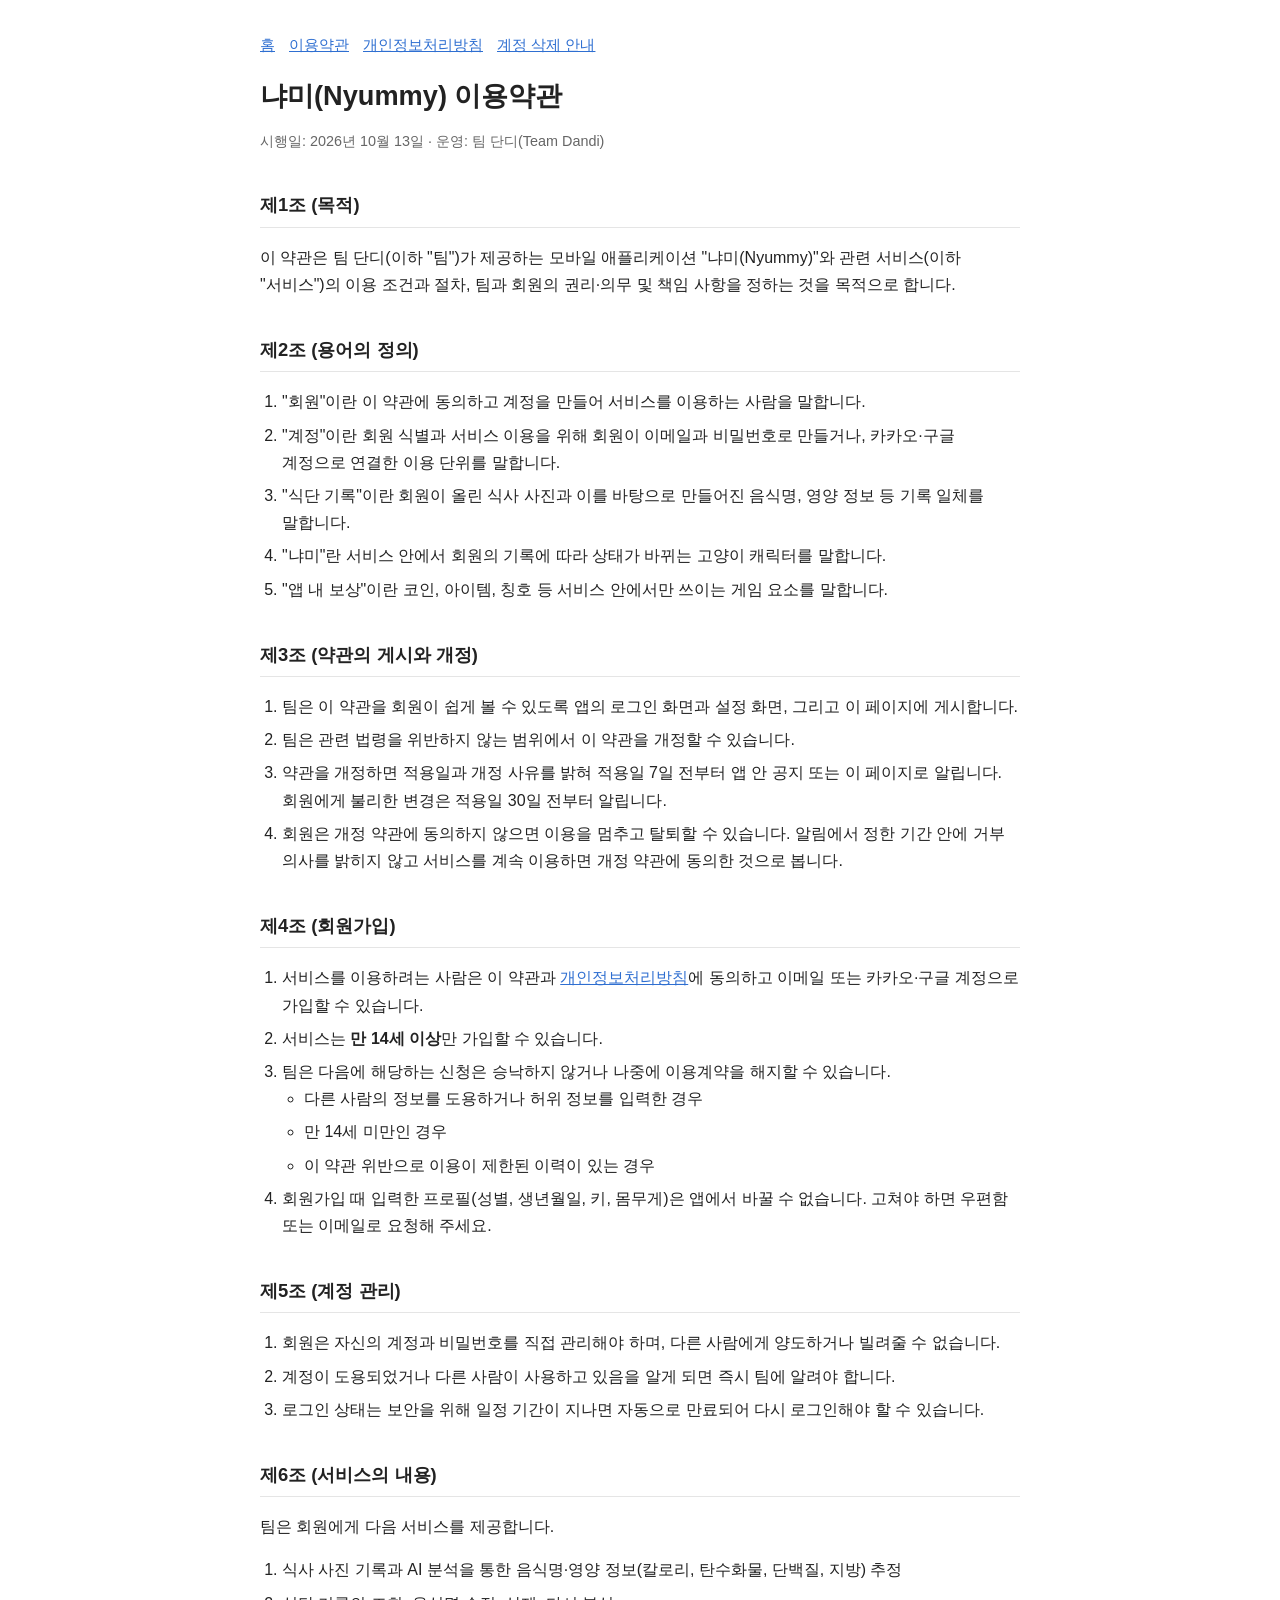
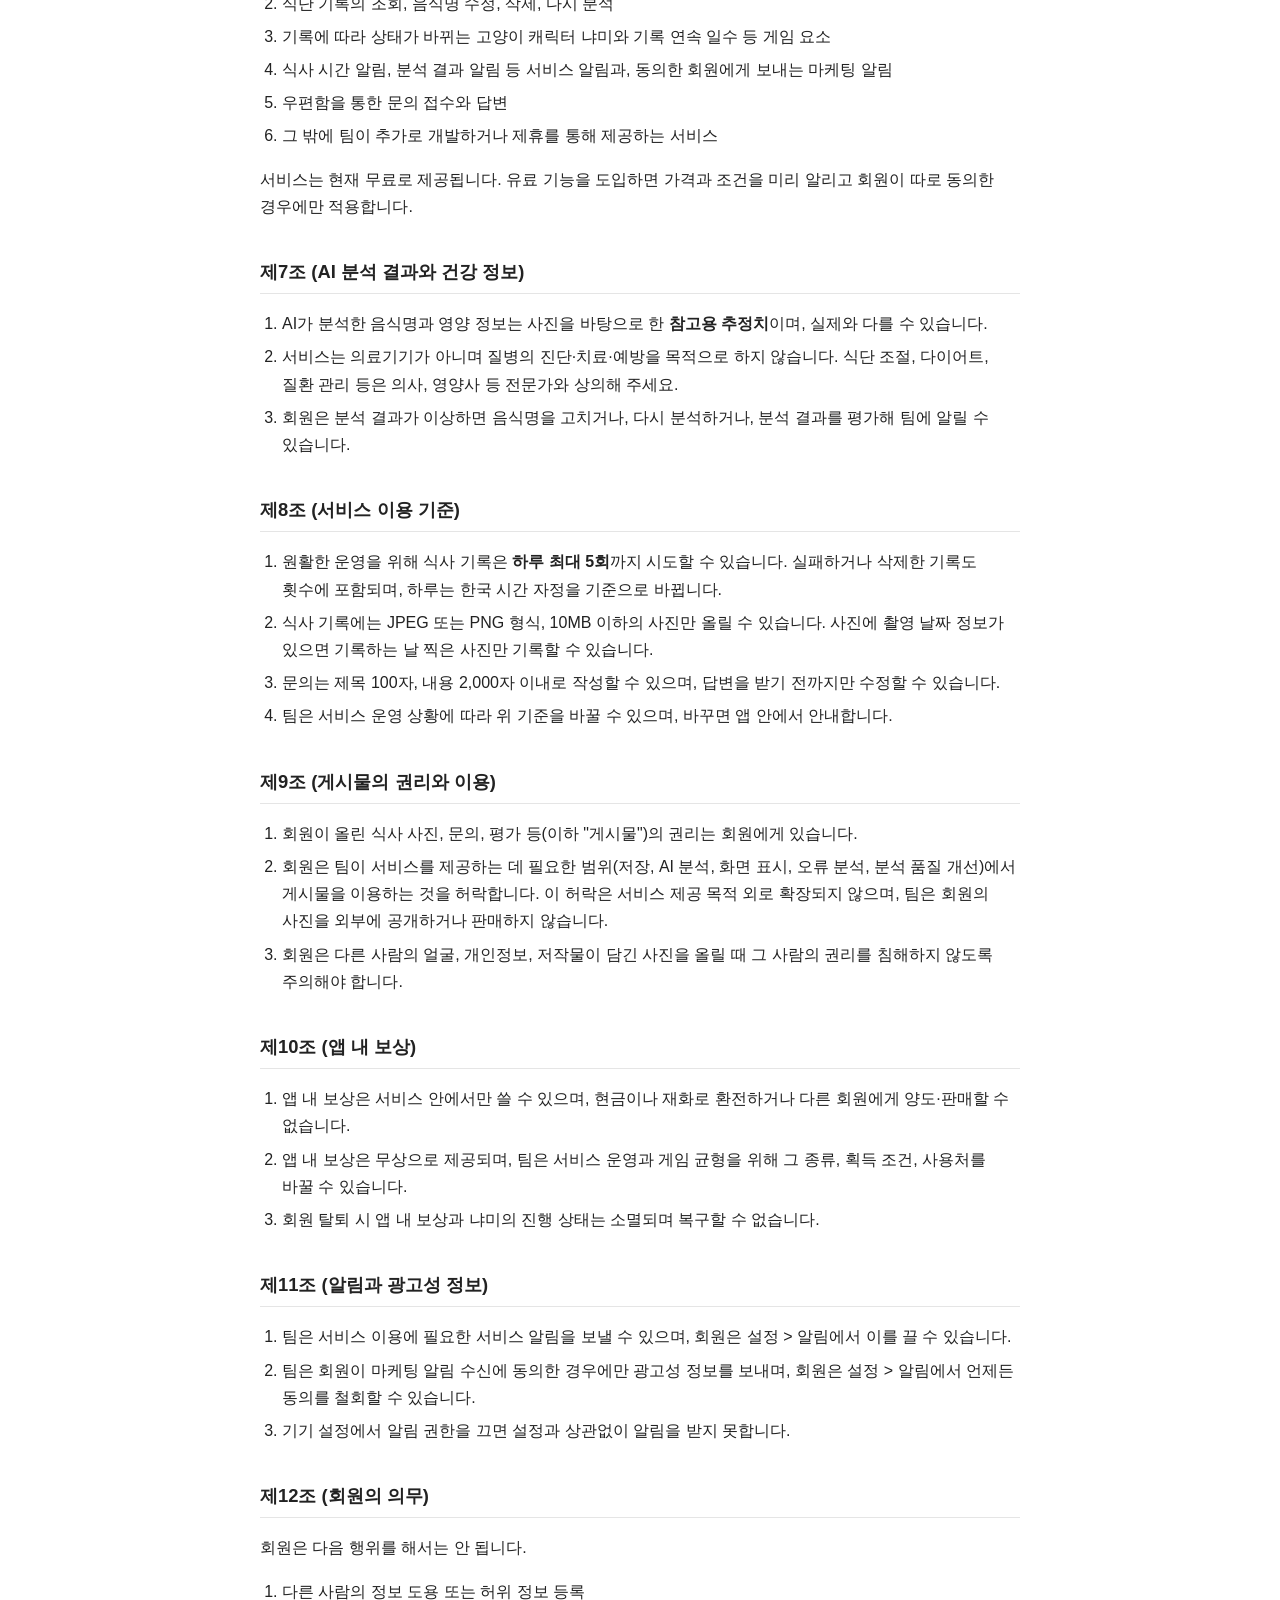
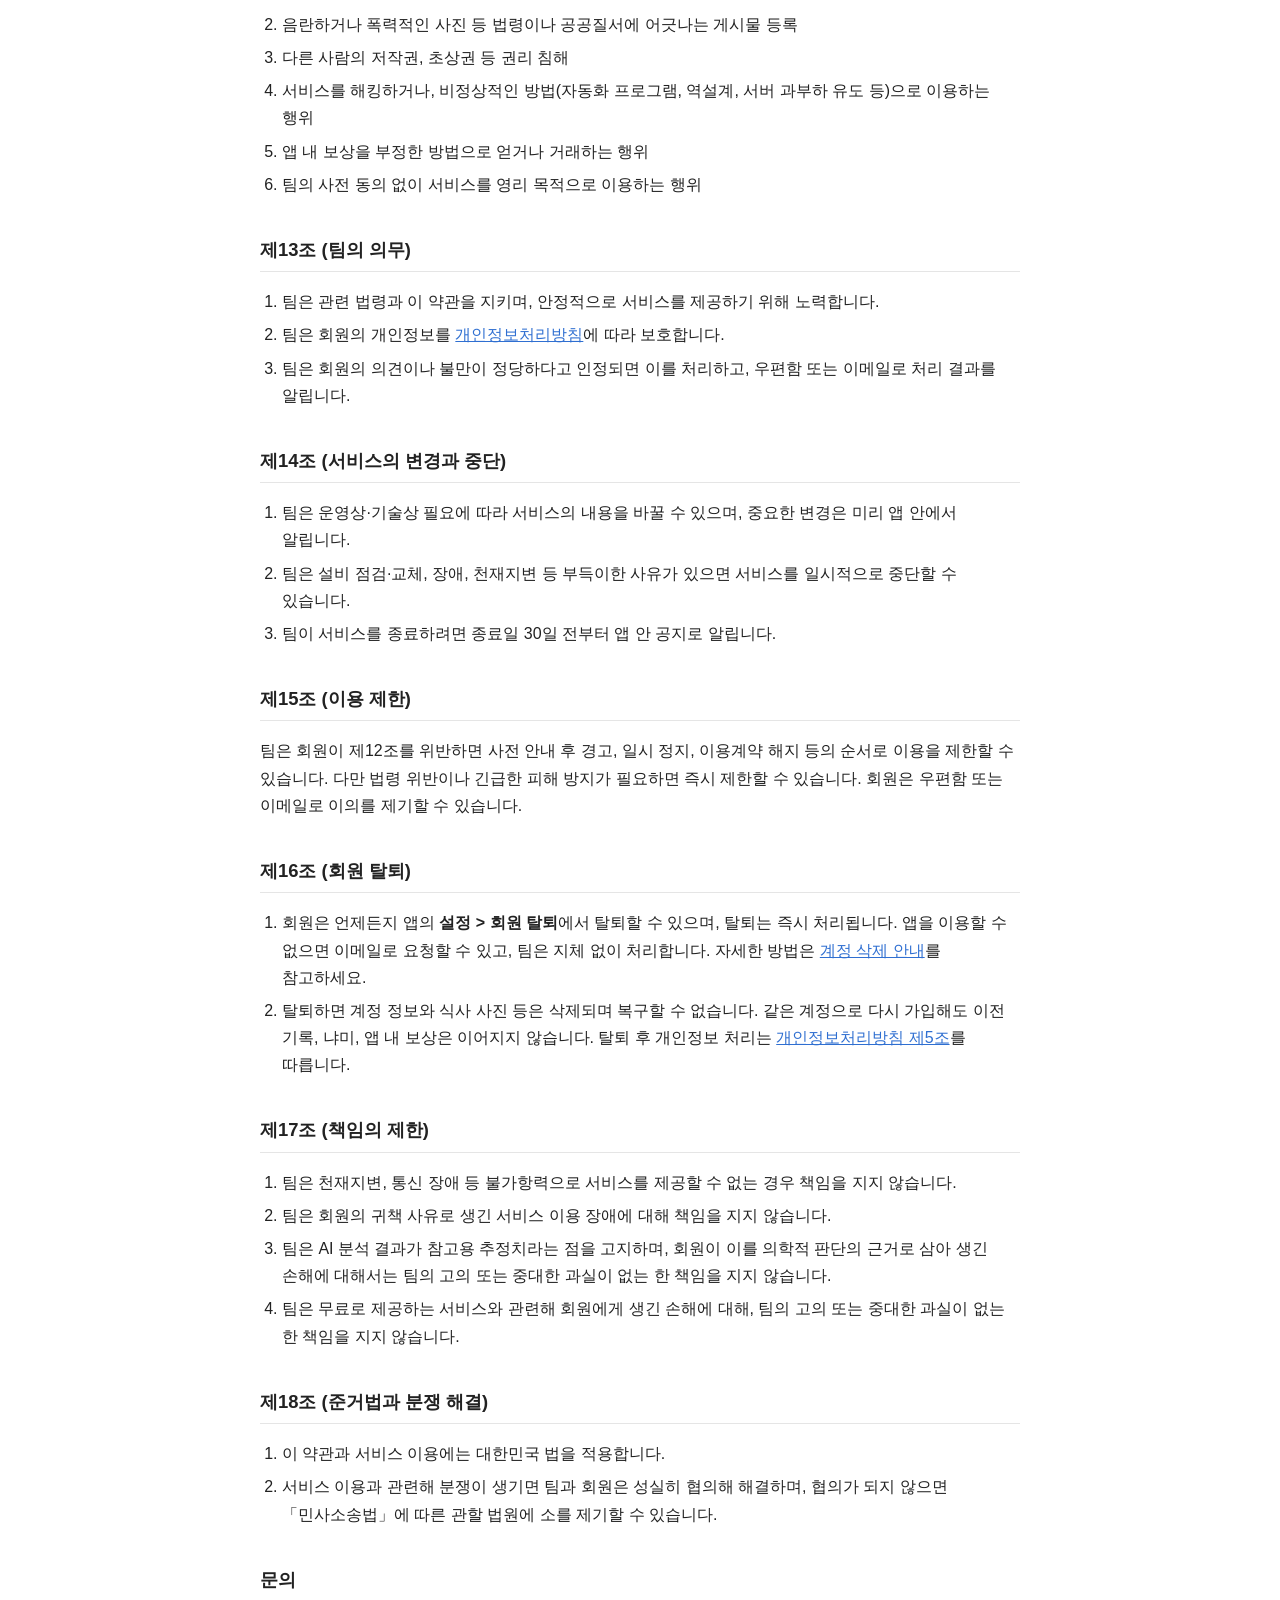
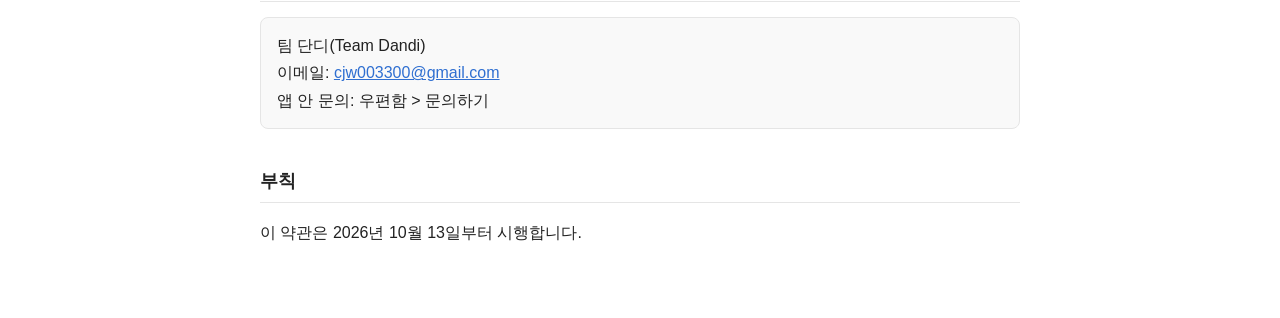
<file: ko/policy/terms-2026-10-13.html>
<!DOCTYPE html>
<html lang="ko">
<head>
<meta charset="UTF-8">
<meta name="viewport" content="width=device-width, initial-scale=1.0">
<meta name="color-scheme" content="light">
<title>냐미(Nyummy) 이용약관</title>
<link rel="stylesheet" href="./style.css">
</head>
<body>
<nav class="top"><a href="./">홈</a><a href="./terms.html">이용약관</a><a href="./privacy.html">개인정보처리방침</a><a href="./account-deletion.html">계정 삭제 안내</a></nav>

<h1>냐미(Nyummy) 이용약관</h1>
<p class="meta">시행일: 2026년 10월 13일 · 운영: 팀 단디(Team Dandi)</p>

<h2 id="a1">제1조 (목적)</h2>
<p>이 약관은 팀 단디(이하 "팀")가 제공하는 모바일 애플리케이션 "냐미(Nyummy)"와 관련 서비스(이하 "서비스")의 이용 조건과 절차, 팀과 회원의 권리·의무 및 책임 사항을 정하는 것을 목적으로 합니다.</p>

<h2 id="a2">제2조 (용어의 정의)</h2>
<ol>
  <li>"회원"이란 이 약관에 동의하고 계정을 만들어 서비스를 이용하는 사람을 말합니다.</li>
  <li>"계정"이란 회원 식별과 서비스 이용을 위해 회원이 이메일과 비밀번호로 만들거나, 카카오·구글 계정으로 연결한 이용 단위를 말합니다.</li>
  <li>"식단 기록"이란 회원이 올린 식사 사진과 이를 바탕으로 만들어진 음식명, 영양 정보 등 기록 일체를 말합니다.</li>
  <li>"냐미"란 서비스 안에서 회원의 기록에 따라 상태가 바뀌는 고양이 캐릭터를 말합니다.</li>
  <li>"앱 내 보상"이란 코인, 아이템, 칭호 등 서비스 안에서만 쓰이는 게임 요소를 말합니다.</li>
</ol>

<h2 id="a3">제3조 (약관의 게시와 개정)</h2>
<ol>
  <li>팀은 이 약관을 회원이 쉽게 볼 수 있도록 앱의 로그인 화면과 설정 화면, 그리고 이 페이지에 게시합니다.</li>
  <li>팀은 관련 법령을 위반하지 않는 범위에서 이 약관을 개정할 수 있습니다.</li>
  <li>약관을 개정하면 적용일과 개정 사유를 밝혀 적용일 7일 전부터 앱 안 공지 또는 이 페이지로 알립니다. 회원에게 불리한 변경은 적용일 30일 전부터 알립니다.</li>
  <li>회원은 개정 약관에 동의하지 않으면 이용을 멈추고 탈퇴할 수 있습니다. 알림에서 정한 기간 안에 거부 의사를 밝히지 않고 서비스를 계속 이용하면 개정 약관에 동의한 것으로 봅니다.</li>
</ol>

<h2 id="a4">제4조 (회원가입)</h2>
<ol>
  <li>서비스를 이용하려는 사람은 이 약관과 <a href="./privacy.html">개인정보처리방침</a>에 동의하고 이메일 또는 카카오·구글 계정으로 가입할 수 있습니다.</li>
  <li>서비스는 <b>만 14세 이상</b>만 가입할 수 있습니다.</li>
  <li>팀은 다음에 해당하는 신청은 승낙하지 않거나 나중에 이용계약을 해지할 수 있습니다.
    <ul>
      <li>다른 사람의 정보를 도용하거나 허위 정보를 입력한 경우</li>
      <li>만 14세 미만인 경우</li>
      <li>이 약관 위반으로 이용이 제한된 이력이 있는 경우</li>
    </ul>
  </li>
  <li>회원가입 때 입력한 프로필(성별, 생년월일, 키, 몸무게)은 앱에서 바꿀 수 없습니다. 고쳐야 하면 우편함 또는 이메일로 요청해 주세요.</li>
</ol>

<h2 id="a5">제5조 (계정 관리)</h2>
<ol>
  <li>회원은 자신의 계정과 비밀번호를 직접 관리해야 하며, 다른 사람에게 양도하거나 빌려줄 수 없습니다.</li>
  <li>계정이 도용되었거나 다른 사람이 사용하고 있음을 알게 되면 즉시 팀에 알려야 합니다.</li>
  <li>로그인 상태는 보안을 위해 일정 기간이 지나면 자동으로 만료되어 다시 로그인해야 할 수 있습니다.</li>
</ol>

<h2 id="a6">제6조 (서비스의 내용)</h2>
<p>팀은 회원에게 다음 서비스를 제공합니다.</p>
<ol>
  <li>식사 사진 기록과 AI 분석을 통한 음식명·영양 정보(칼로리, 탄수화물, 단백질, 지방) 추정</li>
  <li>식단 기록의 조회, 음식명 수정, 삭제, 다시 분석</li>
  <li>기록에 따라 상태가 바뀌는 고양이 캐릭터 냐미와 기록 연속 일수 등 게임 요소</li>
  <li>식사 시간 알림, 분석 결과 알림 등 서비스 알림과, 동의한 회원에게 보내는 마케팅 알림</li>
  <li>우편함을 통한 문의 접수와 답변</li>
  <li>그 밖에 팀이 추가로 개발하거나 제휴를 통해 제공하는 서비스</li>
</ol>
<p>서비스는 현재 무료로 제공됩니다. 유료 기능을 도입하면 가격과 조건을 미리 알리고 회원이 따로 동의한 경우에만 적용합니다.</p>

<h2 id="a7">제7조 (AI 분석 결과와 건강 정보)</h2>
<ol>
  <li>AI가 분석한 음식명과 영양 정보는 사진을 바탕으로 한 <b>참고용 추정치</b>이며, 실제와 다를 수 있습니다.</li>
  <li>서비스는 의료기기가 아니며 질병의 진단·치료·예방을 목적으로 하지 않습니다. 식단 조절, 다이어트, 질환 관리 등은 의사, 영양사 등 전문가와 상의해 주세요.</li>
  <li>회원은 분석 결과가 이상하면 음식명을 고치거나, 다시 분석하거나, 분석 결과를 평가해 팀에 알릴 수 있습니다.</li>
</ol>

<h2 id="a8">제8조 (서비스 이용 기준)</h2>
<ol>
  <li>원활한 운영을 위해 식사 기록은 <b>하루 최대 5회</b>까지 시도할 수 있습니다. 실패하거나 삭제한 기록도 횟수에 포함되며, 하루는 한국 시간 자정을 기준으로 바뀝니다.</li>
  <li>식사 기록에는 JPEG 또는 PNG 형식, 10MB 이하의 사진만 올릴 수 있습니다. 사진에 촬영 날짜 정보가 있으면 기록하는 날 찍은 사진만 기록할 수 있습니다.</li>
  <li>문의는 제목 100자, 내용 2,000자 이내로 작성할 수 있으며, 답변을 받기 전까지만 수정할 수 있습니다.</li>
  <li>팀은 서비스 운영 상황에 따라 위 기준을 바꿀 수 있으며, 바꾸면 앱 안에서 안내합니다.</li>
</ol>

<h2 id="a9">제9조 (게시물의 권리와 이용)</h2>
<ol>
  <li>회원이 올린 식사 사진, 문의, 평가 등(이하 "게시물")의 권리는 회원에게 있습니다.</li>
  <li>회원은 팀이 서비스를 제공하는 데 필요한 범위(저장, AI 분석, 화면 표시, 오류 분석, 분석 품질 개선)에서 게시물을 이용하는 것을 허락합니다. 이 허락은 서비스 제공 목적 외로 확장되지 않으며, 팀은 회원의 사진을 외부에 공개하거나 판매하지 않습니다.</li>
  <li>회원은 다른 사람의 얼굴, 개인정보, 저작물이 담긴 사진을 올릴 때 그 사람의 권리를 침해하지 않도록 주의해야 합니다.</li>
</ol>

<h2 id="a10">제10조 (앱 내 보상)</h2>
<ol>
  <li>앱 내 보상은 서비스 안에서만 쓸 수 있으며, 현금이나 재화로 환전하거나 다른 회원에게 양도·판매할 수 없습니다.</li>
  <li>앱 내 보상은 무상으로 제공되며, 팀은 서비스 운영과 게임 균형을 위해 그 종류, 획득 조건, 사용처를 바꿀 수 있습니다.</li>
  <li>회원 탈퇴 시 앱 내 보상과 냐미의 진행 상태는 소멸되며 복구할 수 없습니다.</li>
</ol>

<h2 id="a11">제11조 (알림과 광고성 정보)</h2>
<ol>
  <li>팀은 서비스 이용에 필요한 서비스 알림을 보낼 수 있으며, 회원은 설정 &gt; 알림에서 이를 끌 수 있습니다.</li>
  <li>팀은 회원이 마케팅 알림 수신에 동의한 경우에만 광고성 정보를 보내며, 회원은 설정 &gt; 알림에서 언제든 동의를 철회할 수 있습니다.</li>
  <li>기기 설정에서 알림 권한을 끄면 설정과 상관없이 알림을 받지 못합니다.</li>
</ol>

<h2 id="a12">제12조 (회원의 의무)</h2>
<p>회원은 다음 행위를 해서는 안 됩니다.</p>
<ol>
  <li>다른 사람의 정보 도용 또는 허위 정보 등록</li>
  <li>음란하거나 폭력적인 사진 등 법령이나 공공질서에 어긋나는 게시물 등록</li>
  <li>다른 사람의 저작권, 초상권 등 권리 침해</li>
  <li>서비스를 해킹하거나, 비정상적인 방법(자동화 프로그램, 역설계, 서버 과부하 유도 등)으로 이용하는 행위</li>
  <li>앱 내 보상을 부정한 방법으로 얻거나 거래하는 행위</li>
  <li>팀의 사전 동의 없이 서비스를 영리 목적으로 이용하는 행위</li>
</ol>

<h2 id="a13">제13조 (팀의 의무)</h2>
<ol>
  <li>팀은 관련 법령과 이 약관을 지키며, 안정적으로 서비스를 제공하기 위해 노력합니다.</li>
  <li>팀은 회원의 개인정보를 <a href="./privacy.html">개인정보처리방침</a>에 따라 보호합니다.</li>
  <li>팀은 회원의 의견이나 불만이 정당하다고 인정되면 이를 처리하고, 우편함 또는 이메일로 처리 결과를 알립니다.</li>
</ol>

<h2 id="a14">제14조 (서비스의 변경과 중단)</h2>
<ol>
  <li>팀은 운영상·기술상 필요에 따라 서비스의 내용을 바꿀 수 있으며, 중요한 변경은 미리 앱 안에서 알립니다.</li>
  <li>팀은 설비 점검·교체, 장애, 천재지변 등 부득이한 사유가 있으면 서비스를 일시적으로 중단할 수 있습니다.</li>
  <li>팀이 서비스를 종료하려면 종료일 30일 전부터 앱 안 공지로 알립니다.</li>
</ol>

<h2 id="a15">제15조 (이용 제한)</h2>
<p>팀은 회원이 제12조를 위반하면 사전 안내 후 경고, 일시 정지, 이용계약 해지 등의 순서로 이용을 제한할 수 있습니다. 다만 법령 위반이나 긴급한 피해 방지가 필요하면 즉시 제한할 수 있습니다. 회원은 우편함 또는 이메일로 이의를 제기할 수 있습니다.</p>

<h2 id="a16">제16조 (회원 탈퇴)</h2>
<ol>
  <li>회원은 언제든지 앱의 <b>설정 &gt; 회원 탈퇴</b>에서 탈퇴할 수 있으며, 탈퇴는 즉시 처리됩니다. 앱을 이용할 수 없으면 이메일로 요청할 수 있고, 팀은 지체 없이 처리합니다. 자세한 방법은 <a href="./account-deletion.html">계정 삭제 안내</a>를 참고하세요.</li>
  <li>탈퇴하면 계정 정보와 식사 사진 등은 삭제되며 복구할 수 없습니다. 같은 계정으로 다시 가입해도 이전 기록, 냐미, 앱 내 보상은 이어지지 않습니다. 탈퇴 후 개인정보 처리는 <a href="./privacy.html#retention">개인정보처리방침 제5조</a>를 따릅니다.</li>
</ol>

<h2 id="a17">제17조 (책임의 제한)</h2>
<ol>
  <li>팀은 천재지변, 통신 장애 등 불가항력으로 서비스를 제공할 수 없는 경우 책임을 지지 않습니다.</li>
  <li>팀은 회원의 귀책 사유로 생긴 서비스 이용 장애에 대해 책임을 지지 않습니다.</li>
  <li>팀은 AI 분석 결과가 참고용 추정치라는 점을 고지하며, 회원이 이를 의학적 판단의 근거로 삼아 생긴 손해에 대해서는 팀의 고의 또는 중대한 과실이 없는 한 책임을 지지 않습니다.</li>
  <li>팀은 무료로 제공하는 서비스와 관련해 회원에게 생긴 손해에 대해, 팀의 고의 또는 중대한 과실이 없는 한 책임을 지지 않습니다.</li>
</ol>

<h2 id="a18">제18조 (준거법과 분쟁 해결)</h2>
<ol>
  <li>이 약관과 서비스 이용에는 대한민국 법을 적용합니다.</li>
  <li>서비스 이용과 관련해 분쟁이 생기면 팀과 회원은 성실히 협의해 해결하며, 협의가 되지 않으면 「민사소송법」에 따른 관할 법원에 소를 제기할 수 있습니다.</li>
</ol>

<h2 id="contact">문의</h2>
<div class="box">
  팀 단디(Team Dandi)<br>
  이메일: <a href="mailto:cjw003300@gmail.com">cjw003300@gmail.com</a><br>
  앱 안 문의: 우편함 &gt; 문의하기
</div>

<h2 id="appendix">부칙</h2>
<p>이 약관은 2026년 10월 13일부터 시행합니다.</p>
<script src="./inapp.js"></script>
</body>
</html>
</file>
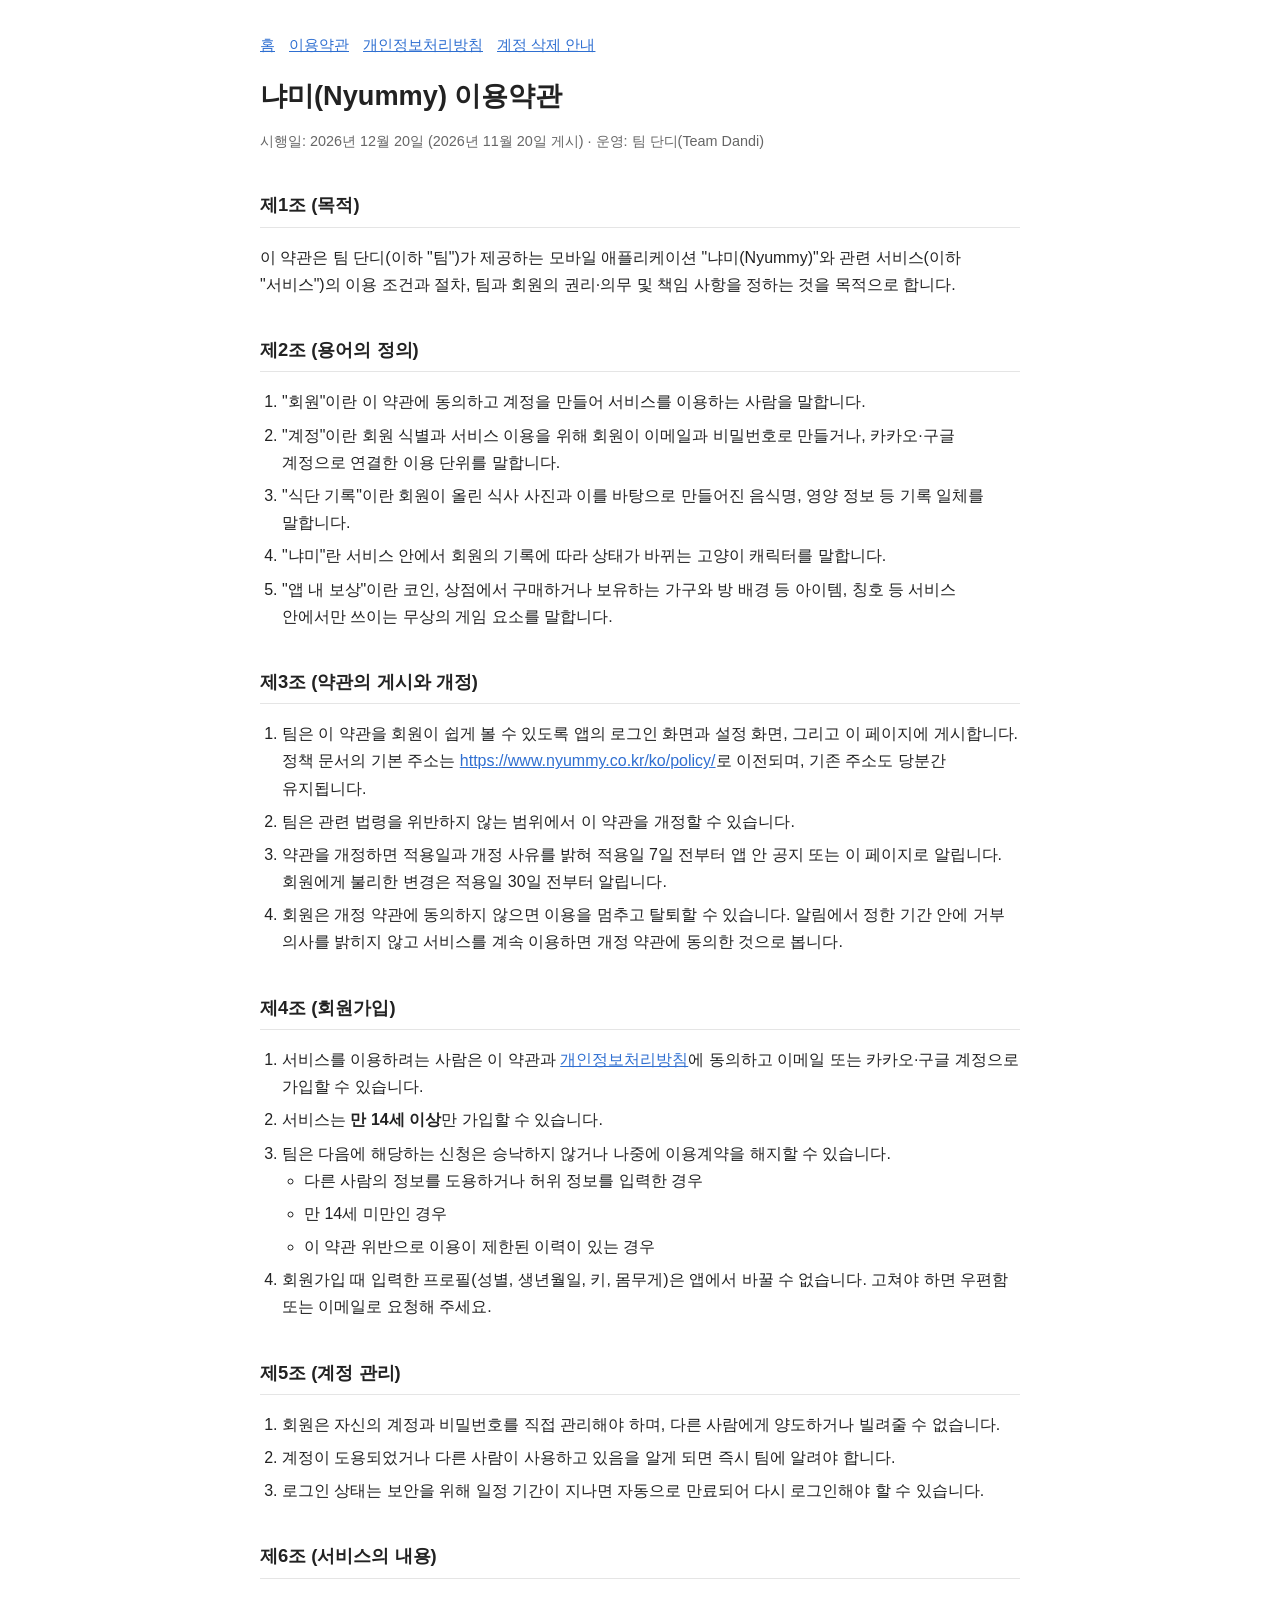
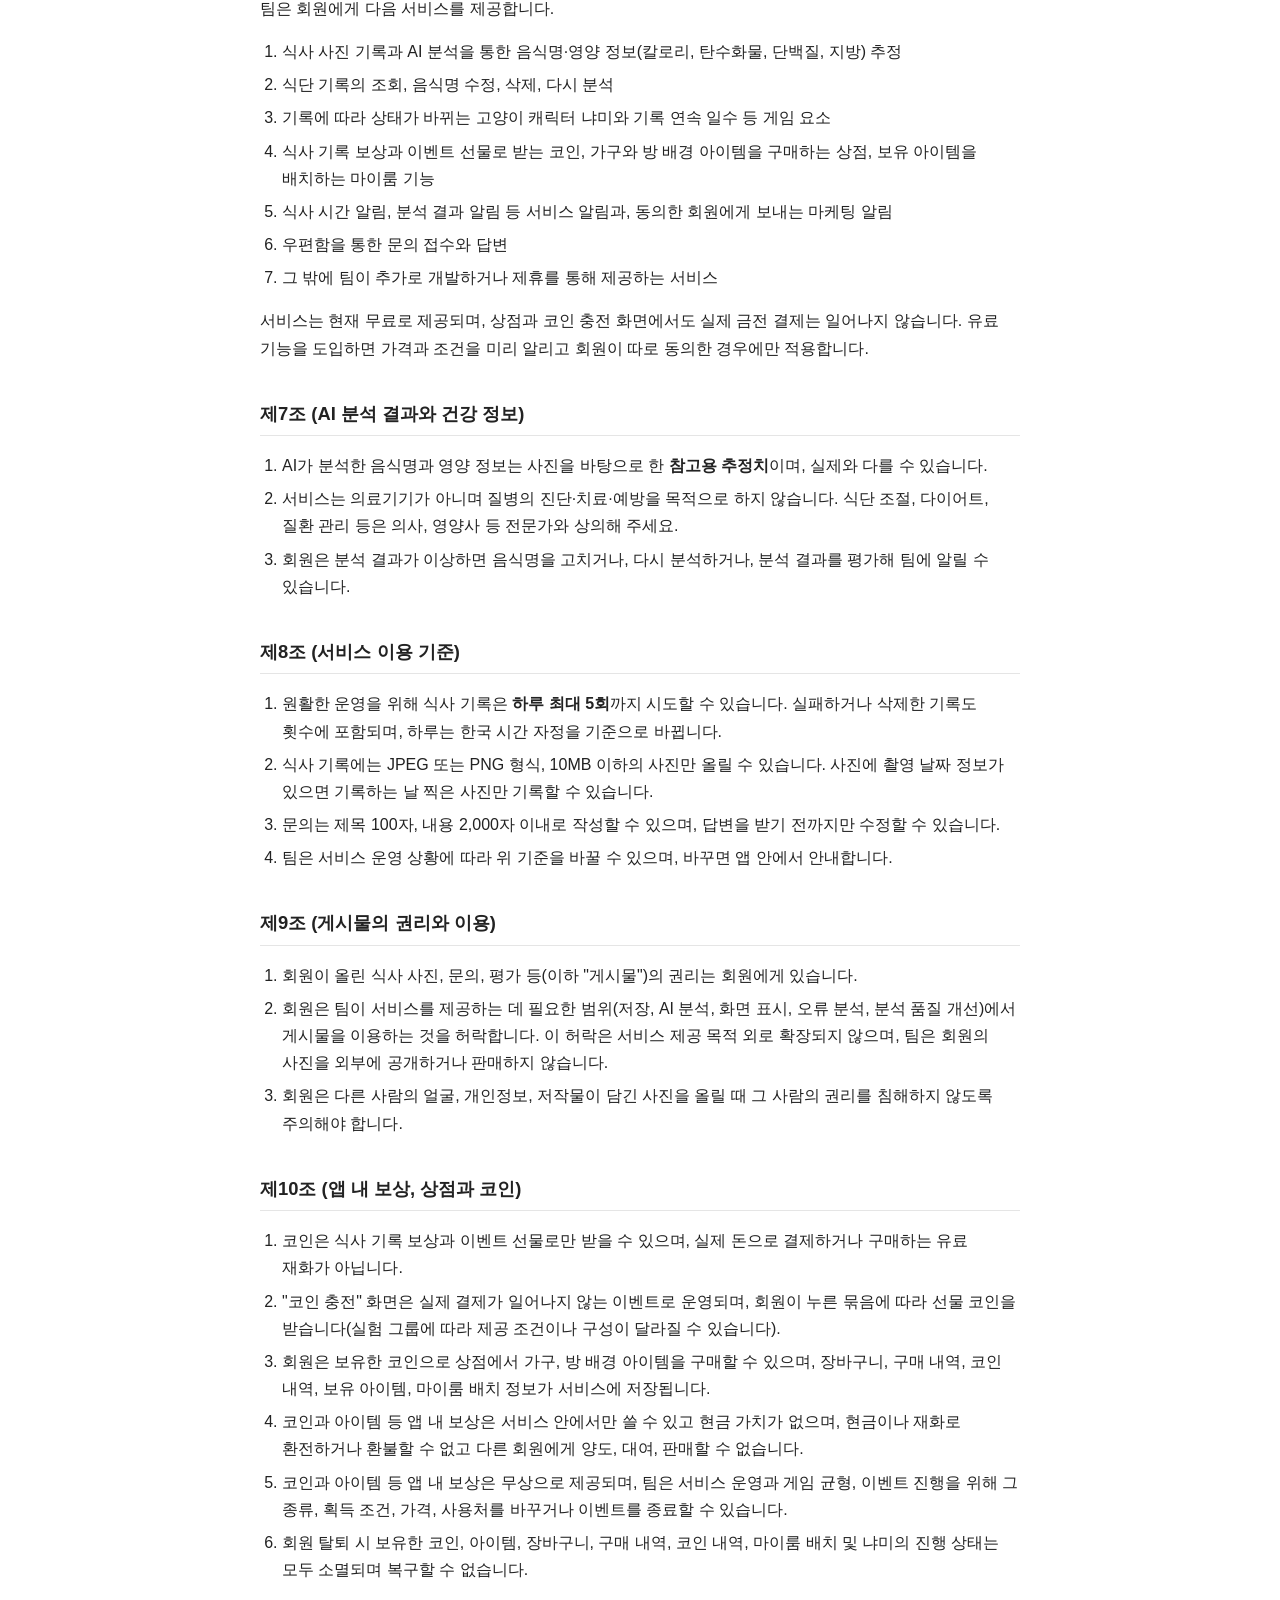
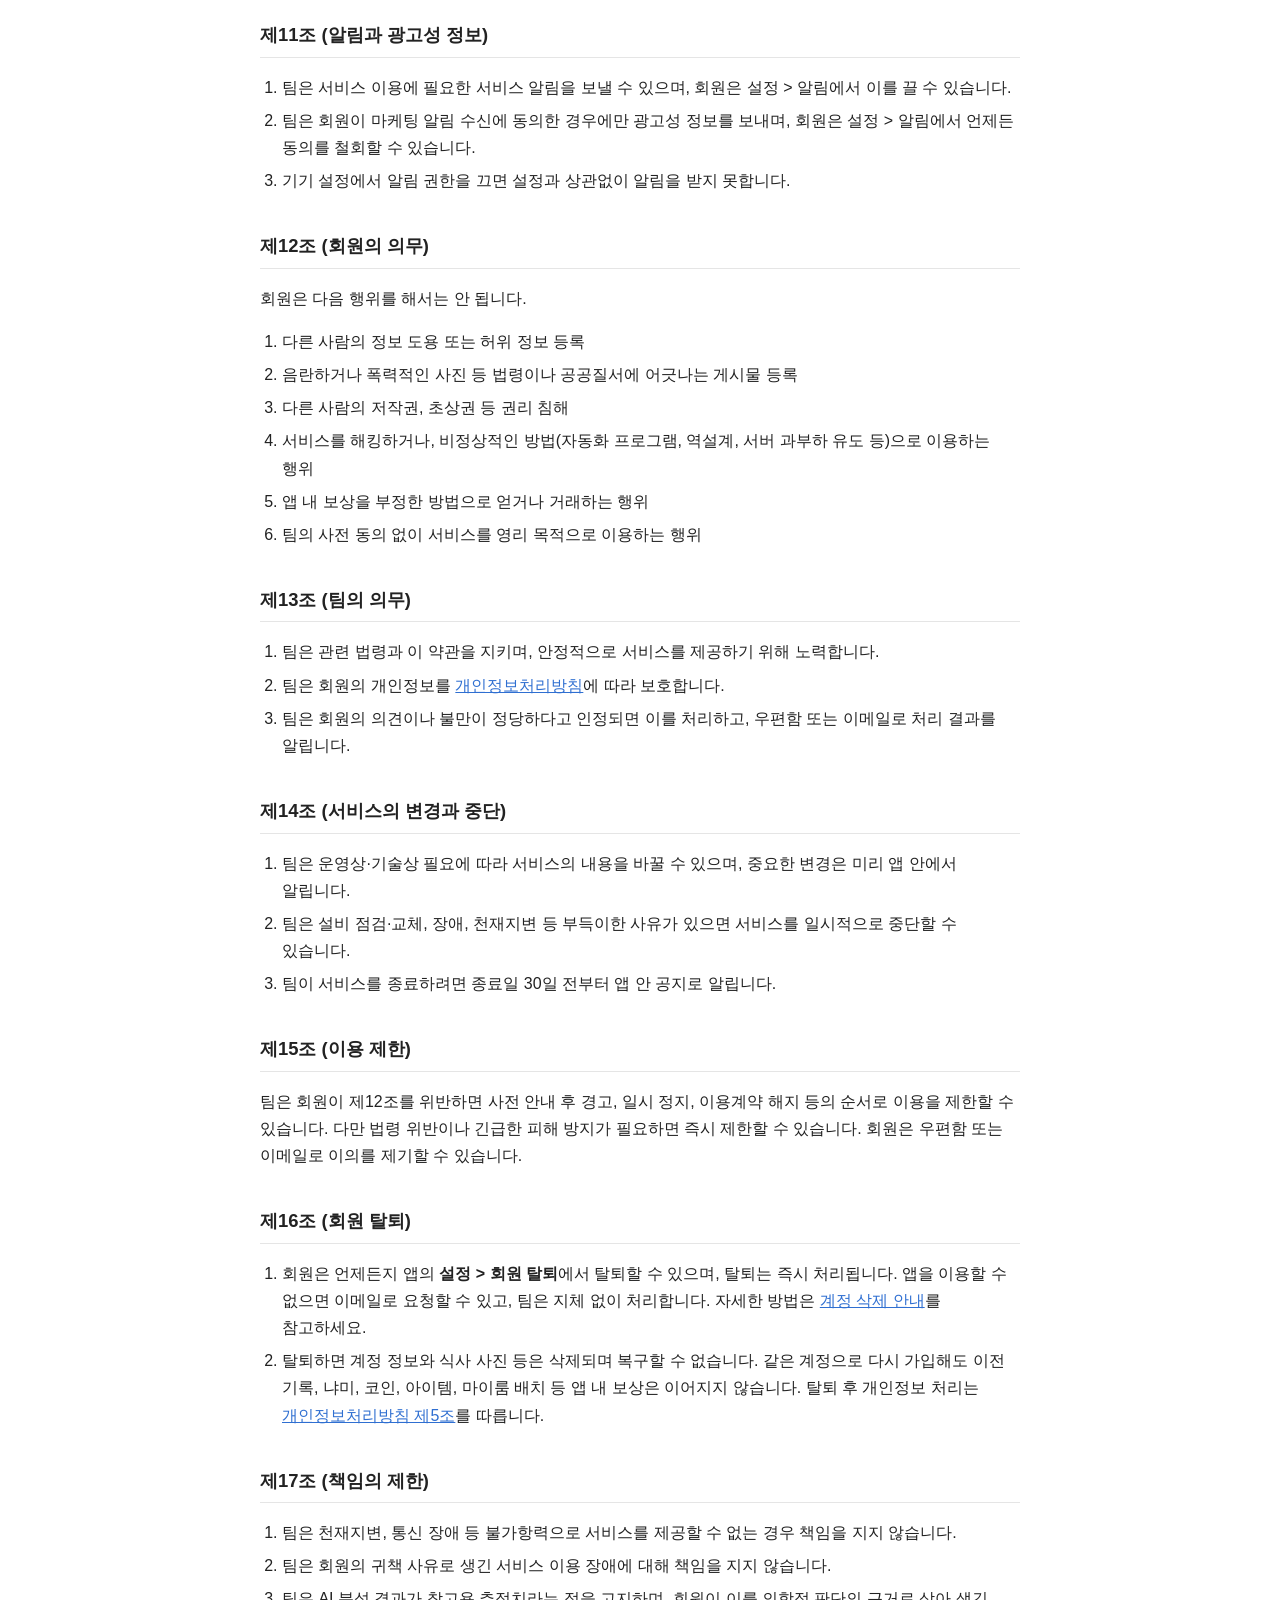
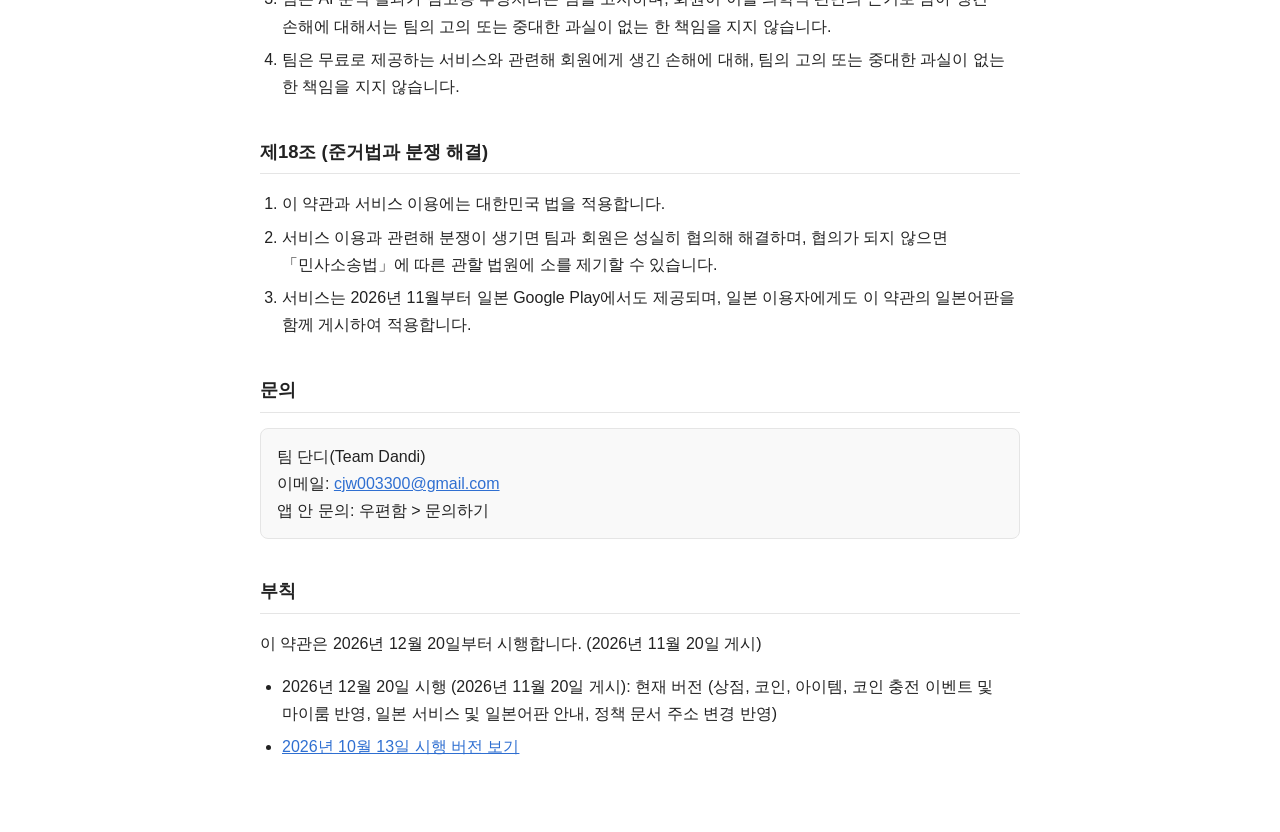
<file: ko/policy/terms.html>
<!DOCTYPE html>
<html lang="ko">
<head>
<meta charset="UTF-8">
<meta name="viewport" content="width=device-width, initial-scale=1.0">
<meta name="color-scheme" content="light">
<title>냐미(Nyummy) 이용약관</title>
<link rel="stylesheet" href="./style.css">
</head>
<body>
<nav class="top"><a href="./">홈</a><a href="./terms.html">이용약관</a><a href="./privacy.html">개인정보처리방침</a><a href="./account-deletion.html">계정 삭제 안내</a></nav>

<h1>냐미(Nyummy) 이용약관</h1>
<p class="meta">시행일: 2026년 12월 20일 (2026년 11월 20일 게시) · 운영: 팀 단디(Team Dandi)</p>

<h2 id="a1">제1조 (목적)</h2>
<p>이 약관은 팀 단디(이하 "팀")가 제공하는 모바일 애플리케이션 "냐미(Nyummy)"와 관련 서비스(이하 "서비스")의 이용 조건과 절차, 팀과 회원의 권리·의무 및 책임 사항을 정하는 것을 목적으로 합니다.</p>

<h2 id="a2">제2조 (용어의 정의)</h2>
<ol>
  <li>"회원"이란 이 약관에 동의하고 계정을 만들어 서비스를 이용하는 사람을 말합니다.</li>
  <li>"계정"이란 회원 식별과 서비스 이용을 위해 회원이 이메일과 비밀번호로 만들거나, 카카오·구글 계정으로 연결한 이용 단위를 말합니다.</li>
  <li>"식단 기록"이란 회원이 올린 식사 사진과 이를 바탕으로 만들어진 음식명, 영양 정보 등 기록 일체를 말합니다.</li>
  <li>"냐미"란 서비스 안에서 회원의 기록에 따라 상태가 바뀌는 고양이 캐릭터를 말합니다.</li>
  <li>"앱 내 보상"이란 코인, 상점에서 구매하거나 보유하는 가구와 방 배경 등 아이템, 칭호 등 서비스 안에서만 쓰이는 무상의 게임 요소를 말합니다.</li>
</ol>

<h2 id="a3">제3조 (약관의 게시와 개정)</h2>
<ol>
  <li>팀은 이 약관을 회원이 쉽게 볼 수 있도록 앱의 로그인 화면과 설정 화면, 그리고 이 페이지에 게시합니다. 정책 문서의 기본 주소는 <a href="https://www.nyummy.co.kr/ko/policy/">https://www.nyummy.co.kr/ko/policy/</a>로 이전되며, 기존 주소도 당분간 유지됩니다.</li>
  <li>팀은 관련 법령을 위반하지 않는 범위에서 이 약관을 개정할 수 있습니다.</li>
  <li>약관을 개정하면 적용일과 개정 사유를 밝혀 적용일 7일 전부터 앱 안 공지 또는 이 페이지로 알립니다. 회원에게 불리한 변경은 적용일 30일 전부터 알립니다.</li>
  <li>회원은 개정 약관에 동의하지 않으면 이용을 멈추고 탈퇴할 수 있습니다. 알림에서 정한 기간 안에 거부 의사를 밝히지 않고 서비스를 계속 이용하면 개정 약관에 동의한 것으로 봅니다.</li>
</ol>

<h2 id="a4">제4조 (회원가입)</h2>
<ol>
  <li>서비스를 이용하려는 사람은 이 약관과 <a href="./privacy.html">개인정보처리방침</a>에 동의하고 이메일 또는 카카오·구글 계정으로 가입할 수 있습니다.</li>
  <li>서비스는 <b>만 14세 이상</b>만 가입할 수 있습니다.</li>
  <li>팀은 다음에 해당하는 신청은 승낙하지 않거나 나중에 이용계약을 해지할 수 있습니다.
    <ul>
      <li>다른 사람의 정보를 도용하거나 허위 정보를 입력한 경우</li>
      <li>만 14세 미만인 경우</li>
      <li>이 약관 위반으로 이용이 제한된 이력이 있는 경우</li>
    </ul>
  </li>
  <li>회원가입 때 입력한 프로필(성별, 생년월일, 키, 몸무게)은 앱에서 바꿀 수 없습니다. 고쳐야 하면 우편함 또는 이메일로 요청해 주세요.</li>
</ol>

<h2 id="a5">제5조 (계정 관리)</h2>
<ol>
  <li>회원은 자신의 계정과 비밀번호를 직접 관리해야 하며, 다른 사람에게 양도하거나 빌려줄 수 없습니다.</li>
  <li>계정이 도용되었거나 다른 사람이 사용하고 있음을 알게 되면 즉시 팀에 알려야 합니다.</li>
  <li>로그인 상태는 보안을 위해 일정 기간이 지나면 자동으로 만료되어 다시 로그인해야 할 수 있습니다.</li>
</ol>

<h2 id="a6">제6조 (서비스의 내용)</h2>
<p>팀은 회원에게 다음 서비스를 제공합니다.</p>
<ol>
  <li>식사 사진 기록과 AI 분석을 통한 음식명·영양 정보(칼로리, 탄수화물, 단백질, 지방) 추정</li>
  <li>식단 기록의 조회, 음식명 수정, 삭제, 다시 분석</li>
  <li>기록에 따라 상태가 바뀌는 고양이 캐릭터 냐미와 기록 연속 일수 등 게임 요소</li>
  <li>식사 기록 보상과 이벤트 선물로 받는 코인, 가구와 방 배경 아이템을 구매하는 상점, 보유 아이템을 배치하는 마이룸 기능</li>
  <li>식사 시간 알림, 분석 결과 알림 등 서비스 알림과, 동의한 회원에게 보내는 마케팅 알림</li>
  <li>우편함을 통한 문의 접수와 답변</li>
  <li>그 밖에 팀이 추가로 개발하거나 제휴를 통해 제공하는 서비스</li>
</ol>
<p>서비스는 현재 무료로 제공되며, 상점과 코인 충전 화면에서도 실제 금전 결제는 일어나지 않습니다. 유료 기능을 도입하면 가격과 조건을 미리 알리고 회원이 따로 동의한 경우에만 적용합니다.</p>

<h2 id="a7">제7조 (AI 분석 결과와 건강 정보)</h2>
<ol>
  <li>AI가 분석한 음식명과 영양 정보는 사진을 바탕으로 한 <b>참고용 추정치</b>이며, 실제와 다를 수 있습니다.</li>
  <li>서비스는 의료기기가 아니며 질병의 진단·치료·예방을 목적으로 하지 않습니다. 식단 조절, 다이어트, 질환 관리 등은 의사, 영양사 등 전문가와 상의해 주세요.</li>
  <li>회원은 분석 결과가 이상하면 음식명을 고치거나, 다시 분석하거나, 분석 결과를 평가해 팀에 알릴 수 있습니다.</li>
</ol>

<h2 id="a8">제8조 (서비스 이용 기준)</h2>
<ol>
  <li>원활한 운영을 위해 식사 기록은 <b>하루 최대 5회</b>까지 시도할 수 있습니다. 실패하거나 삭제한 기록도 횟수에 포함되며, 하루는 한국 시간 자정을 기준으로 바뀝니다.</li>
  <li>식사 기록에는 JPEG 또는 PNG 형식, 10MB 이하의 사진만 올릴 수 있습니다. 사진에 촬영 날짜 정보가 있으면 기록하는 날 찍은 사진만 기록할 수 있습니다.</li>
  <li>문의는 제목 100자, 내용 2,000자 이내로 작성할 수 있으며, 답변을 받기 전까지만 수정할 수 있습니다.</li>
  <li>팀은 서비스 운영 상황에 따라 위 기준을 바꿀 수 있으며, 바꾸면 앱 안에서 안내합니다.</li>
</ol>

<h2 id="a9">제9조 (게시물의 권리와 이용)</h2>
<ol>
  <li>회원이 올린 식사 사진, 문의, 평가 등(이하 "게시물")의 권리는 회원에게 있습니다.</li>
  <li>회원은 팀이 서비스를 제공하는 데 필요한 범위(저장, AI 분석, 화면 표시, 오류 분석, 분석 품질 개선)에서 게시물을 이용하는 것을 허락합니다. 이 허락은 서비스 제공 목적 외로 확장되지 않으며, 팀은 회원의 사진을 외부에 공개하거나 판매하지 않습니다.</li>
  <li>회원은 다른 사람의 얼굴, 개인정보, 저작물이 담긴 사진을 올릴 때 그 사람의 권리를 침해하지 않도록 주의해야 합니다.</li>
</ol>

<h2 id="a10">제10조 (앱 내 보상, 상점과 코인)</h2>
<ol>
  <li>코인은 식사 기록 보상과 이벤트 선물로만 받을 수 있으며, 실제 돈으로 결제하거나 구매하는 유료 재화가 아닙니다.</li>
  <li>"코인 충전" 화면은 실제 결제가 일어나지 않는 이벤트로 운영되며, 회원이 누른 묶음에 따라 선물 코인을 받습니다(실험 그룹에 따라 제공 조건이나 구성이 달라질 수 있습니다).</li>
  <li>회원은 보유한 코인으로 상점에서 가구, 방 배경 아이템을 구매할 수 있으며, 장바구니, 구매 내역, 코인 내역, 보유 아이템, 마이룸 배치 정보가 서비스에 저장됩니다.</li>
  <li>코인과 아이템 등 앱 내 보상은 서비스 안에서만 쓸 수 있고 현금 가치가 없으며, 현금이나 재화로 환전하거나 환불할 수 없고 다른 회원에게 양도, 대여, 판매할 수 없습니다.</li>
  <li>코인과 아이템 등 앱 내 보상은 무상으로 제공되며, 팀은 서비스 운영과 게임 균형, 이벤트 진행을 위해 그 종류, 획득 조건, 가격, 사용처를 바꾸거나 이벤트를 종료할 수 있습니다.</li>
  <li>회원 탈퇴 시 보유한 코인, 아이템, 장바구니, 구매 내역, 코인 내역, 마이룸 배치 및 냐미의 진행 상태는 모두 소멸되며 복구할 수 없습니다.</li>
</ol>

<h2 id="a11">제11조 (알림과 광고성 정보)</h2>
<ol>
  <li>팀은 서비스 이용에 필요한 서비스 알림을 보낼 수 있으며, 회원은 설정 &gt; 알림에서 이를 끌 수 있습니다.</li>
  <li>팀은 회원이 마케팅 알림 수신에 동의한 경우에만 광고성 정보를 보내며, 회원은 설정 &gt; 알림에서 언제든 동의를 철회할 수 있습니다.</li>
  <li>기기 설정에서 알림 권한을 끄면 설정과 상관없이 알림을 받지 못합니다.</li>
</ol>

<h2 id="a12">제12조 (회원의 의무)</h2>
<p>회원은 다음 행위를 해서는 안 됩니다.</p>
<ol>
  <li>다른 사람의 정보 도용 또는 허위 정보 등록</li>
  <li>음란하거나 폭력적인 사진 등 법령이나 공공질서에 어긋나는 게시물 등록</li>
  <li>다른 사람의 저작권, 초상권 등 권리 침해</li>
  <li>서비스를 해킹하거나, 비정상적인 방법(자동화 프로그램, 역설계, 서버 과부하 유도 등)으로 이용하는 행위</li>
  <li>앱 내 보상을 부정한 방법으로 얻거나 거래하는 행위</li>
  <li>팀의 사전 동의 없이 서비스를 영리 목적으로 이용하는 행위</li>
</ol>

<h2 id="a13">제13조 (팀의 의무)</h2>
<ol>
  <li>팀은 관련 법령과 이 약관을 지키며, 안정적으로 서비스를 제공하기 위해 노력합니다.</li>
  <li>팀은 회원의 개인정보를 <a href="./privacy.html">개인정보처리방침</a>에 따라 보호합니다.</li>
  <li>팀은 회원의 의견이나 불만이 정당하다고 인정되면 이를 처리하고, 우편함 또는 이메일로 처리 결과를 알립니다.</li>
</ol>

<h2 id="a14">제14조 (서비스의 변경과 중단)</h2>
<ol>
  <li>팀은 운영상·기술상 필요에 따라 서비스의 내용을 바꿀 수 있으며, 중요한 변경은 미리 앱 안에서 알립니다.</li>
  <li>팀은 설비 점검·교체, 장애, 천재지변 등 부득이한 사유가 있으면 서비스를 일시적으로 중단할 수 있습니다.</li>
  <li>팀이 서비스를 종료하려면 종료일 30일 전부터 앱 안 공지로 알립니다.</li>
</ol>

<h2 id="a15">제15조 (이용 제한)</h2>
<p>팀은 회원이 제12조를 위반하면 사전 안내 후 경고, 일시 정지, 이용계약 해지 등의 순서로 이용을 제한할 수 있습니다. 다만 법령 위반이나 긴급한 피해 방지가 필요하면 즉시 제한할 수 있습니다. 회원은 우편함 또는 이메일로 이의를 제기할 수 있습니다.</p>

<h2 id="a16">제16조 (회원 탈퇴)</h2>
<ol>
  <li>회원은 언제든지 앱의 <b>설정 &gt; 회원 탈퇴</b>에서 탈퇴할 수 있으며, 탈퇴는 즉시 처리됩니다. 앱을 이용할 수 없으면 이메일로 요청할 수 있고, 팀은 지체 없이 처리합니다. 자세한 방법은 <a href="./account-deletion.html">계정 삭제 안내</a>를 참고하세요.</li>
  <li>탈퇴하면 계정 정보와 식사 사진 등은 삭제되며 복구할 수 없습니다. 같은 계정으로 다시 가입해도 이전 기록, 냐미, 코인, 아이템, 마이룸 배치 등 앱 내 보상은 이어지지 않습니다. 탈퇴 후 개인정보 처리는 <a href="./privacy.html#retention">개인정보처리방침 제5조</a>를 따릅니다.</li>
</ol>

<h2 id="a17">제17조 (책임의 제한)</h2>
<ol>
  <li>팀은 천재지변, 통신 장애 등 불가항력으로 서비스를 제공할 수 없는 경우 책임을 지지 않습니다.</li>
  <li>팀은 회원의 귀책 사유로 생긴 서비스 이용 장애에 대해 책임을 지지 않습니다.</li>
  <li>팀은 AI 분석 결과가 참고용 추정치라는 점을 고지하며, 회원이 이를 의학적 판단의 근거로 삼아 생긴 손해에 대해서는 팀의 고의 또는 중대한 과실이 없는 한 책임을 지지 않습니다.</li>
  <li>팀은 무료로 제공하는 서비스와 관련해 회원에게 생긴 손해에 대해, 팀의 고의 또는 중대한 과실이 없는 한 책임을 지지 않습니다.</li>
</ol>

<h2 id="a18">제18조 (준거법과 분쟁 해결)</h2>
<ol>
  <li>이 약관과 서비스 이용에는 대한민국 법을 적용합니다.</li>
  <li>서비스 이용과 관련해 분쟁이 생기면 팀과 회원은 성실히 협의해 해결하며, 협의가 되지 않으면 「민사소송법」에 따른 관할 법원에 소를 제기할 수 있습니다.</li>
  <li>서비스는 2026년 11월부터 일본 Google Play에서도 제공되며, 일본 이용자에게도 이 약관의 일본어판을 함께 게시하여 적용합니다.</li>
</ol>

<h2 id="contact">문의</h2>
<div class="box">
  팀 단디(Team Dandi)<br>
  이메일: <a href="mailto:cjw003300@gmail.com">cjw003300@gmail.com</a><br>
  앱 안 문의: 우편함 &gt; 문의하기
</div>

<h2 id="appendix">부칙</h2>
<p>이 약관은 2026년 12월 20일부터 시행합니다. (2026년 11월 20일 게시)</p>
<ul>
  <li>2026년 12월 20일 시행 (2026년 11월 20일 게시): 현재 버전 (상점, 코인, 아이템, 코인 충전 이벤트 및 마이룸 반영, 일본 서비스 및 일본어판 안내, 정책 문서 주소 변경 반영)</li>
  <li><a href="./terms-2026-10-13.html">2026년 10월 13일 시행 버전 보기</a></li>
</ul>
<script src="./inapp.js"></script>
</body>
</html>
</file>
<file: site.css>
/* Nyummy landing: shared by ko/ and jp/. Mobile first (390px), scales up from 720px and 1080px. */
:root {
  --cream: #fbf4ec;
  --cream-2: #f6e9de;
  --rose: #e9c9c4;
  --rose-deep: #b9817e;
  --lavender: #e7e3ee;
  --dusk: #7d74a8;
  --ink: #4a3b3d;
  --ink-soft: #7a6668;
  --leaf: #5f9a6e;
  --leaf-soft: #e3efe3;
  --white: #ffffff;
  --radius-lg: 32px;
  --radius-md: 22px;
  --gutter: 20px;
  --font-head: "AndongKaturi", "Pretendard", system-ui, sans-serif;
  --font-body: "Pretendard", "Gowun Dodum", system-ui, sans-serif;
  color-scheme: light;
}
html[lang="ja"] {
  --font-head: "Yusei Magic", "Zen Maru Gothic", system-ui, sans-serif;
  --font-body: "Zen Maru Gothic", system-ui, sans-serif;
}

*, *::before, *::after { box-sizing: border-box; }
html { -webkit-text-size-adjust: 100%; word-break: keep-all; overflow-wrap: anywhere; }
html[lang="ja"] { word-break: normal; line-break: strict; }
body {
  margin: 0;
  background: var(--cream);
  color: var(--ink);
  font-family: var(--font-body);
  font-size: 16px;
  line-height: 1.65;
  overflow-x: hidden;
}
img { display: block; max-width: 100%; height: auto; }
a { color: inherit; }
h1, h2, h3, p { margin: 0; }

/* ---------- top nav */
.nav {
  position: absolute; z-index: 5; top: 0; left: 0; right: 0;
  display: flex; align-items: center; justify-content: space-between;
  padding: calc(env(safe-area-inset-top) + 12px) calc(env(safe-area-inset-right) + var(--gutter)) 12px calc(env(safe-area-inset-left) + var(--gutter));
}
.brand { display: inline-flex; align-items: center; gap: 10px; text-decoration: none; color: var(--white); min-height: 44px; }
.brand img { width: 34px; height: 34px; border-radius: 10px; box-shadow: 0 2px 10px rgba(60, 40, 70, .25); }
.brand span { font-family: var(--font-head); font-size: 22px; text-shadow: 0 1px 8px rgba(60, 40, 80, .45); }
.lang { display: flex; gap: 4px; }
.lang a {
  display: inline-flex; align-items: center; min-height: 44px; padding: 0 12px;
  color: var(--white); text-decoration: none; font-size: 14px; border-radius: 999px;
  text-shadow: 0 1px 6px rgba(60, 40, 80, .5);
}
.lang a[aria-current="page"] { background: rgba(255, 255, 255, .2); -webkit-backdrop-filter: blur(10px); backdrop-filter: blur(10px); }

/* ---------- hero */
.hero { position: relative; height: 100vh; height: 100svh; min-height: 560px; overflow: hidden; background: #8f86b8; color: var(--white); }
.hero__art, .hero__art img { position: absolute; inset: 0; width: 100%; height: 100%; }
.hero__art img { object-fit: cover; object-position: 50% 70%; }
@media (prefers-reduced-motion: no-preference) {
  .hero__art img { animation: drift 40s ease-in-out infinite alternate; transform-origin: 50% 70%; }
}
@keyframes drift { from { transform: scale(1); } to { transform: scale(1.06); } }
.hero::after { /* soft veil so white type reads on the sky */
  content: ""; position: absolute; inset: 0; pointer-events: none;
  background: linear-gradient(180deg, rgba(70, 58, 120, .35) 0%, rgba(70, 58, 120, .08) 42%, rgba(70, 58, 120, 0) 60%, rgba(60, 40, 60, .25) 100%);
}
.snow { position: absolute; inset: 0; width: 100%; height: 100%; pointer-events: none; z-index: 2; }
.hero__copy {
  position: absolute; z-index: 3; left: 0; right: 0; top: calc(env(safe-area-inset-top) + 13vh);
  padding: 0 calc(env(safe-area-inset-right) + var(--gutter)) 0 calc(env(safe-area-inset-left) + var(--gutter));
  text-align: center; display: flex; flex-direction: column; align-items: center;
}
.hero h1 {
  font-family: var(--font-head); font-weight: 400;
  font-size: clamp(38px, 10.5vw, 84px); line-height: 1.22; letter-spacing: -0.01em;
  text-shadow: 0 2px 4px rgba(70, 50, 100, .25), 0 6px 28px rgba(70, 50, 100, .45);
}
.hero__sub {
  margin-top: 14px; max-width: 30em; font-size: clamp(15px, 4vw, 19px); line-height: 1.6;
  text-shadow: 0 1px 10px rgba(60, 40, 90, .6);
}
.actions { margin-top: 26px; display: flex; flex-wrap: wrap; justify-content: center; gap: 10px; }
.pill {
  display: inline-flex; align-items: center; justify-content: center; gap: 8px;
  min-height: 50px; padding: 0 22px; border-radius: 999px;
  color: var(--white); text-decoration: none; font-size: 16px; font-weight: 600; white-space: nowrap;
  background: rgba(255, 255, 255, .2);
  border: 1px solid rgba(255, 255, 255, .75);
  -webkit-backdrop-filter: blur(14px) saturate(1.2); backdrop-filter: blur(14px) saturate(1.2);
  box-shadow: 0 6px 24px rgba(60, 40, 90, .18);
  transition: background .2s ease;
}
a.pill:hover, a.pill:focus-visible { background: rgba(255, 255, 255, .34); }
a.pill:focus-visible { outline: 2px solid var(--white); outline-offset: 3px; }
.pill svg { width: 18px; height: 18px; flex: none; }
.scroll-hint {
  position: absolute; z-index: 3; left: 50%; bottom: calc(env(safe-area-inset-bottom) + 18px); transform: translateX(-50%);
  width: 44px; height: 44px; display: grid; place-items: center; color: var(--white); opacity: .85;
}
.scroll-hint svg { width: 22px; height: 22px; filter: drop-shadow(0 1px 4px rgba(60, 40, 90, .5)); }

/* ---------- sections */
main { position: relative; }
.intro {
  padding: 64px var(--gutter) 8px; text-align: center;
  background: linear-gradient(180deg, #efe3ea 0%, var(--cream) 100%);
}
.intro p { font-family: var(--font-head); font-size: clamp(22px, 6vw, 34px); line-height: 1.45; color: var(--ink); }
.intro small { display: block; margin-top: 10px; font-family: var(--font-body); font-size: 15px; color: var(--ink-soft); }

.features { list-style: none; margin: 0 auto; padding: 40px var(--gutter) 72px; max-width: 1120px; display: grid; gap: 28px; }
.feature {
  background: var(--white); border-radius: var(--radius-lg); overflow: hidden;
  box-shadow: 0 10px 40px rgba(150, 110, 110, .12);
}
.feature:nth-child(4n+1) { background: #fff8f2; }
.feature:nth-child(4n+2) { background: #f7f1f8; }
.feature:nth-child(4n+3) { background: #fdf3f0; }
.feature:nth-child(4n+4) { background: #f1f6ef; }
.feature__art { position: relative; margin: 10px 10px 0; border-radius: calc(var(--radius-lg) - 8px); overflow: hidden; aspect-ratio: 800 / 750; background: var(--cream-2); }
.feature__art > img { width: 100%; height: 100%; object-fit: cover; }
.feature__shot {
  position: absolute; right: 14px; bottom: 14px; width: 30%; max-width: 128px;
  border-radius: 18px; overflow: hidden; border: 4px solid var(--white);
  box-shadow: 0 10px 28px rgba(80, 50, 60, .28); background: var(--white);
}
.feature__shot img { width: 100%; aspect-ratio: 9 / 19.5; object-fit: cover; object-position: top; }
.feature__text { padding: 22px 24px 28px; }
.tag {
  display: inline-block; padding: 4px 12px; border-radius: 999px;
  background: var(--leaf-soft); color: #3f6f4b; font-size: 13px; font-weight: 600;
}
.feature h2 { margin-top: 12px; font-family: var(--font-head); font-weight: 400; font-size: clamp(26px, 7vw, 36px); line-height: 1.3; color: var(--ink); }
.feature p { margin-top: 8px; font-size: 16px; color: var(--ink-soft); }

/* ---------- closing CTA */
.closing { position: relative; overflow: hidden; color: var(--white); text-align: center; background: #8f86b8; }
.closing__art, .closing__art img { position: absolute; inset: 0; width: 100%; height: 100%; }
.closing__art img { object-fit: cover; object-position: 50% 78%; }
.closing::after { content: ""; position: absolute; inset: 0; background: linear-gradient(180deg, rgba(70, 58, 120, .5), rgba(70, 58, 120, .15) 60%, rgba(60, 40, 60, .3)); }
.closing__inner { position: relative; z-index: 2; padding: 88px var(--gutter) 300px; }
.closing h2 { font-family: var(--font-head); font-weight: 400; font-size: clamp(28px, 7.4vw, 52px); line-height: 1.35; text-shadow: 0 4px 22px rgba(70, 50, 100, .5); }

/* ---------- footer */
.footer {
  background: #3f3340; color: #e8dcdc; font-size: 14px;
  padding: 32px calc(env(safe-area-inset-right) + var(--gutter)) calc(env(safe-area-inset-bottom) + 32px) calc(env(safe-area-inset-left) + var(--gutter));
}
.footer__in { max-width: 1120px; margin: 0 auto; display: flex; flex-wrap: wrap; align-items: center; justify-content: space-between; gap: 8px 20px; }
.footer nav { display: flex; gap: 4px; margin-left: -10px; }
.footer nav a { display: inline-flex; align-items: center; min-height: 44px; padding: 0 10px; text-decoration: none; }
.footer nav a:hover { text-decoration: underline; }

/* gentle fade-in: only when JS has marked the page, so content is never hidden without it */
.js .reveal { opacity: 0; transform: translateY(18px); transition: opacity .8s ease, transform .8s ease; }
.js .reveal.is-in { opacity: 1; transform: none; }
@media (prefers-reduced-motion: reduce) { .js .reveal { opacity: 1; transform: none; transition: none; } }

/* ---------- tablet */
@media (min-width: 720px) {
  :root { --gutter: 32px; }
  .hero__copy { top: calc(env(safe-area-inset-top) + 15vh); }
  .features { grid-template-columns: 1fr 1fr; gap: 28px; padding-top: 48px; }
  .feature__text { padding: 24px 28px 32px; }
  .closing__inner { padding: 120px var(--gutter) 340px; }
}
/* ---------- desktop: alternating wide rows */
@media (min-width: 1080px) {
  .hero__art img { object-position: 50% 60%; }
  .hero__copy { top: 16vh; }
  .features { grid-template-columns: 1fr; gap: 36px; padding-top: 64px; padding-bottom: 104px; }
  .feature { display: grid; grid-template-columns: 1.1fr 1fr; align-items: center; }
  .feature__art { margin: 14px; }
  .feature:nth-child(even) .feature__art { order: 2; }
  .feature__text { padding: 40px 56px; }
  .feature h2 { font-size: 40px; }
  .feature p { font-size: 18px; }
  .intro { padding-top: 96px; }
  .closing__art img { object-position: 50% 62%; }
  .closing__inner { padding: 140px var(--gutter) 300px; }
}

/* ---------- wide screens: lift the headline into the sky, above the cats' heads */
@media (min-width: 900px) and (min-aspect-ratio: 4/5) {
  .hero__copy { top: 0; padding-top: 6vh; }
  .hero__art { height: 112%; } /* art runs a bit past the fold so the cats sit lower */
  .hero__sub br { display: none; }
  .hero h1 { font-size: clamp(42px, 4.8vw, 72px); line-height: 1.16; }
  .hero__sub { margin-top: 10px; }
  .actions { margin-top: 18px; }
  .hero__copy::before { /* subtle darkening behind the text */
    content: ""; position: absolute; z-index: -1; left: 50%; top: 0; width: min(900px, 80vw); height: 100%;
    transform: translateX(-50%); pointer-events: none;
    background: radial-gradient(closest-side, rgba(60, 45, 100, .22), rgba(60, 45, 100, 0));
  }
}
</file>
<file: jp/policy/style.css>
:root { color-scheme: light; }
* { box-sizing: border-box; }
body { font-family: -apple-system, BlinkMacSystemFont, "Apple SD Gothic Neo", "Noto Sans KR", "Malgun Gothic", sans-serif; line-height: 1.7; color: #222; background: #fff; max-width: 800px; margin: 0 auto; padding: 32px 20px 56px; word-break: keep-all; overflow-wrap: anywhere; -webkit-text-size-adjust: 100%; }
h1 { font-size: 1.7rem; line-height: 1.35; margin: 0 0 4px; }
h2 { font-size: 1.15rem; margin-top: 36px; border-bottom: 1px solid #e5e5e5; padding-bottom: 6px; scroll-margin-top: 16px; }
h3 { font-size: 1rem; margin: 20px 0 6px; }
a { color: #2f6fd1; }
.table-wrap { overflow-x: auto; -webkit-overflow-scrolling: touch; margin: 12px 0; }
table { border-collapse: collapse; width: 100%; min-width: 520px; font-size: 0.92rem; }
th, td { border: 1px solid #ddd; padding: 8px 10px; text-align: left; vertical-align: top; }
th { background: #f6f6f6; white-space: nowrap; }
.meta { color: #666; font-size: 0.9rem; }
nav.top { margin-bottom: 20px; font-size: 0.95rem; }
nav.top a { margin-right: 14px; }
.box { background: #f9f9f9; border: 1px solid #e5e5e5; border-radius: 8px; padding: 14px 16px; }
.toc { font-size: 0.93rem; }
.toc ol { padding-left: 22px; margin: 6px 0 0; }
ol li, ul li { margin-bottom: 6px; }
ul, ol { padding-left: 22px; }
body.inapp nav.top { display: none; }
body.inapp { padding-top: 20px; }
</file>
<file: ko/policy/style.css>
:root { color-scheme: light; }
* { box-sizing: border-box; }
body { font-family: -apple-system, BlinkMacSystemFont, "Apple SD Gothic Neo", "Noto Sans KR", "Malgun Gothic", sans-serif; line-height: 1.7; color: #222; background: #fff; max-width: 800px; margin: 0 auto; padding: 32px 20px 56px; word-break: keep-all; overflow-wrap: anywhere; -webkit-text-size-adjust: 100%; }
h1 { font-size: 1.7rem; line-height: 1.35; margin: 0 0 4px; }
h2 { font-size: 1.15rem; margin-top: 36px; border-bottom: 1px solid #e5e5e5; padding-bottom: 6px; scroll-margin-top: 16px; }
h3 { font-size: 1rem; margin: 20px 0 6px; }
a { color: #2f6fd1; }
.table-wrap { overflow-x: auto; -webkit-overflow-scrolling: touch; margin: 12px 0; }
table { border-collapse: collapse; width: 100%; min-width: 520px; font-size: 0.92rem; }
th, td { border: 1px solid #ddd; padding: 8px 10px; text-align: left; vertical-align: top; }
th { background: #f6f6f6; white-space: nowrap; }
.meta { color: #666; font-size: 0.9rem; }
nav.top { margin-bottom: 20px; font-size: 0.95rem; }
nav.top a { margin-right: 14px; }
.box { background: #f9f9f9; border: 1px solid #e5e5e5; border-radius: 8px; padding: 14px 16px; }
.toc { font-size: 0.93rem; }
.toc ol { padding-left: 22px; margin: 6px 0 0; }
ol li, ul li { margin-bottom: 6px; }
ul, ol { padding-left: 22px; }
body.inapp nav.top { display: none; }
body.inapp { padding-top: 20px; }
</file>
